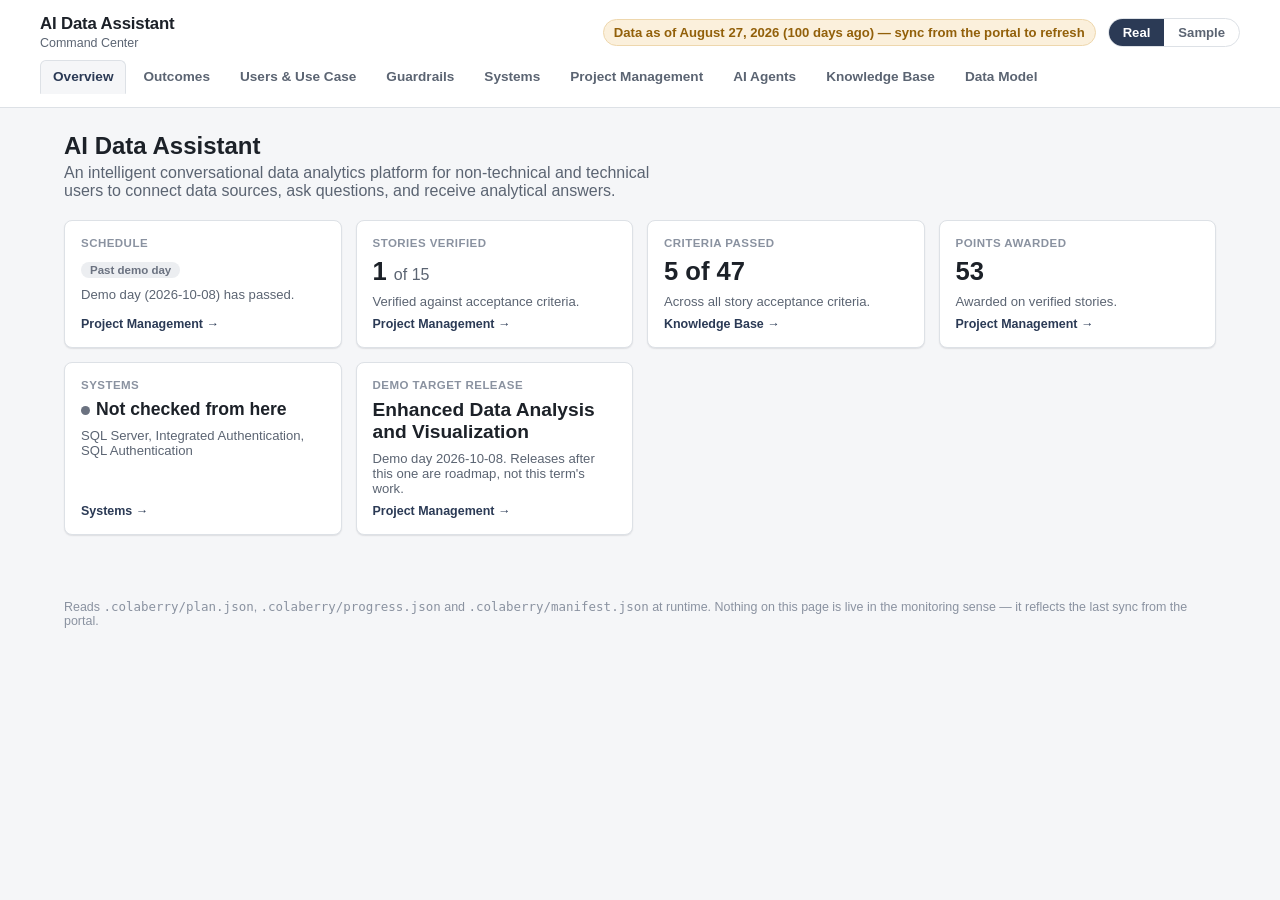
<file: index.html>
<!DOCTYPE html>
<html lang="en">
<head>
  <meta charset="UTF-8" />
  <meta name="viewport" content="width=device-width, initial-scale=1.0" />
  <title>AI Data Assistant — Command Center</title>
  <link rel="stylesheet" href="assets/css/main.css" />
</head>
<body>
  <header class="shell-header">
    <div class="shell-header-row">
      <div class="brand">
        <span class="brand-name">AI Data Assistant</span>
        <span class="brand-sub">Command Center</span>
      </div>
      <div style="display:flex; align-items:center; gap:12px; flex-wrap:wrap;">
        <span id="data-stamp" class="data-stamp">Loading data…</span>
        <div id="mode-toggle" class="mode-toggle"></div>
      </div>
    </div>
    <nav id="tab-nav" class="tabs"></nav>
  </header>

  <main id="tab-content">
    <p class="lede">Loading…</p>
  </main>

  <footer class="shell-footer">
    Reads <code>.colaberry/plan.json</code>, <code>.colaberry/progress.json</code> and <code>.colaberry/manifest.json</code> at runtime. Nothing on this page is live in the monitoring sense — it reflects the last sync from the portal.
  </footer>

  <script src="assets/js/data.js"></script>
  <script src="assets/js/tabs/shared.js"></script>
  <script src="assets/js/tabs/overview.js"></script>
  <script src="assets/js/tabs/outcomes.js"></script>
  <script src="assets/js/tabs/users.js"></script>
  <script src="assets/js/tabs/guardrails.js"></script>
  <script src="assets/js/tabs/systems.js"></script>
  <script src="assets/js/tabs/pm.js"></script>
  <script src="assets/js/tabs/agents.js"></script>
  <script src="assets/js/tabs/kb.js"></script>
  <script src="assets/js/tabs/datamodel.js"></script>
  <script src="assets/js/app.js"></script>
</body>
</html>
</file>
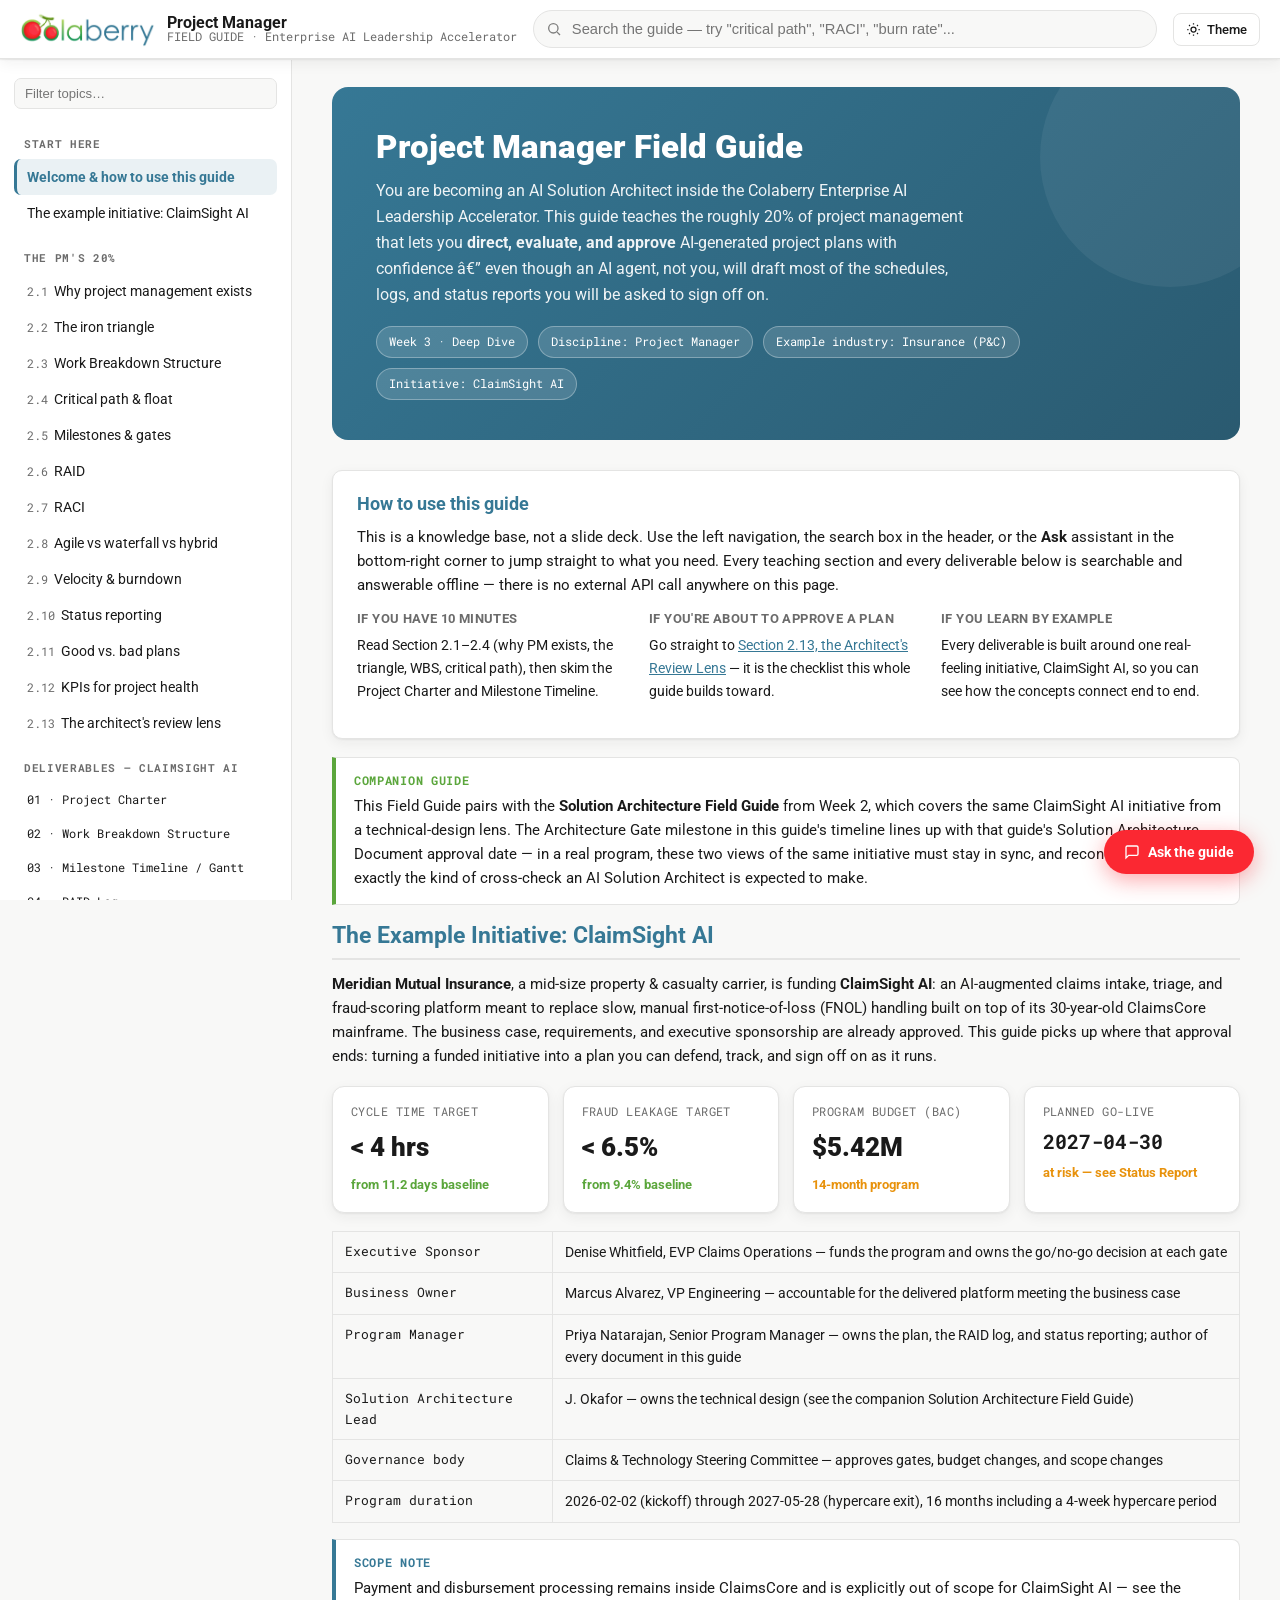
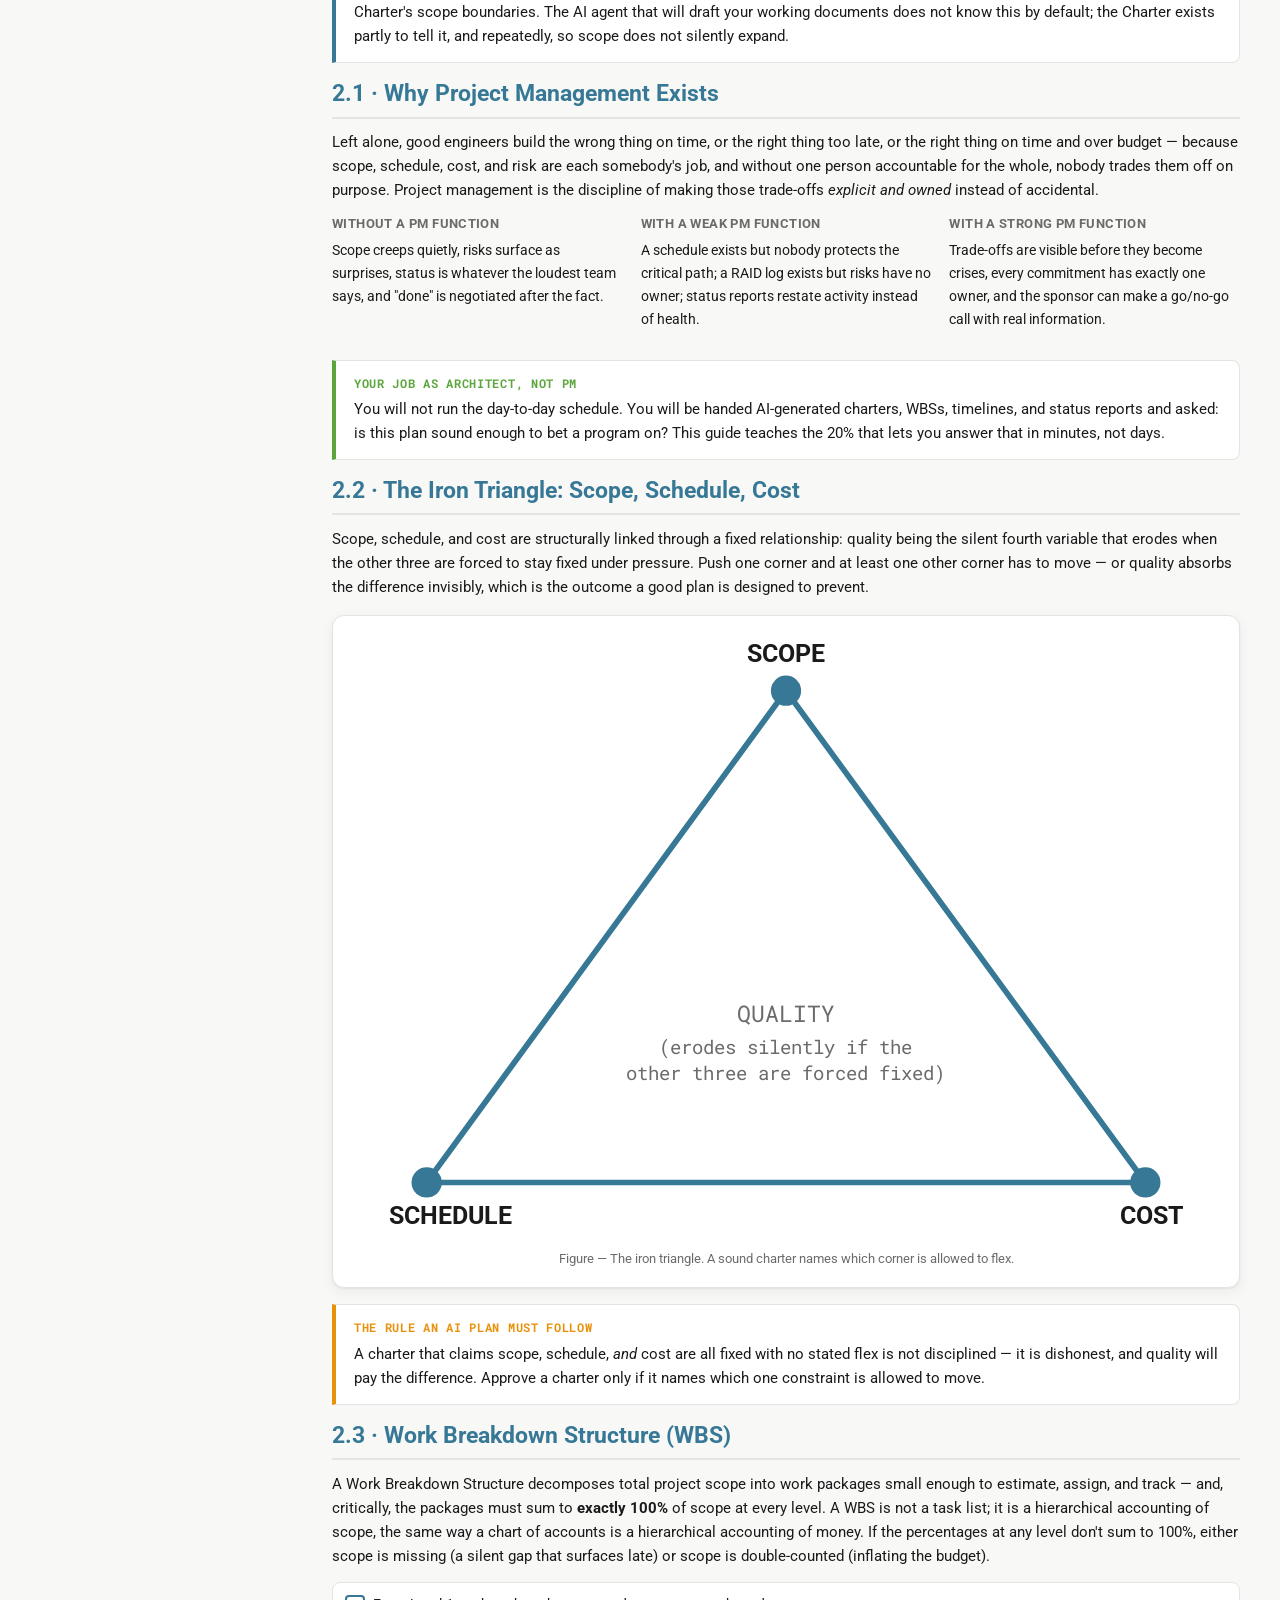
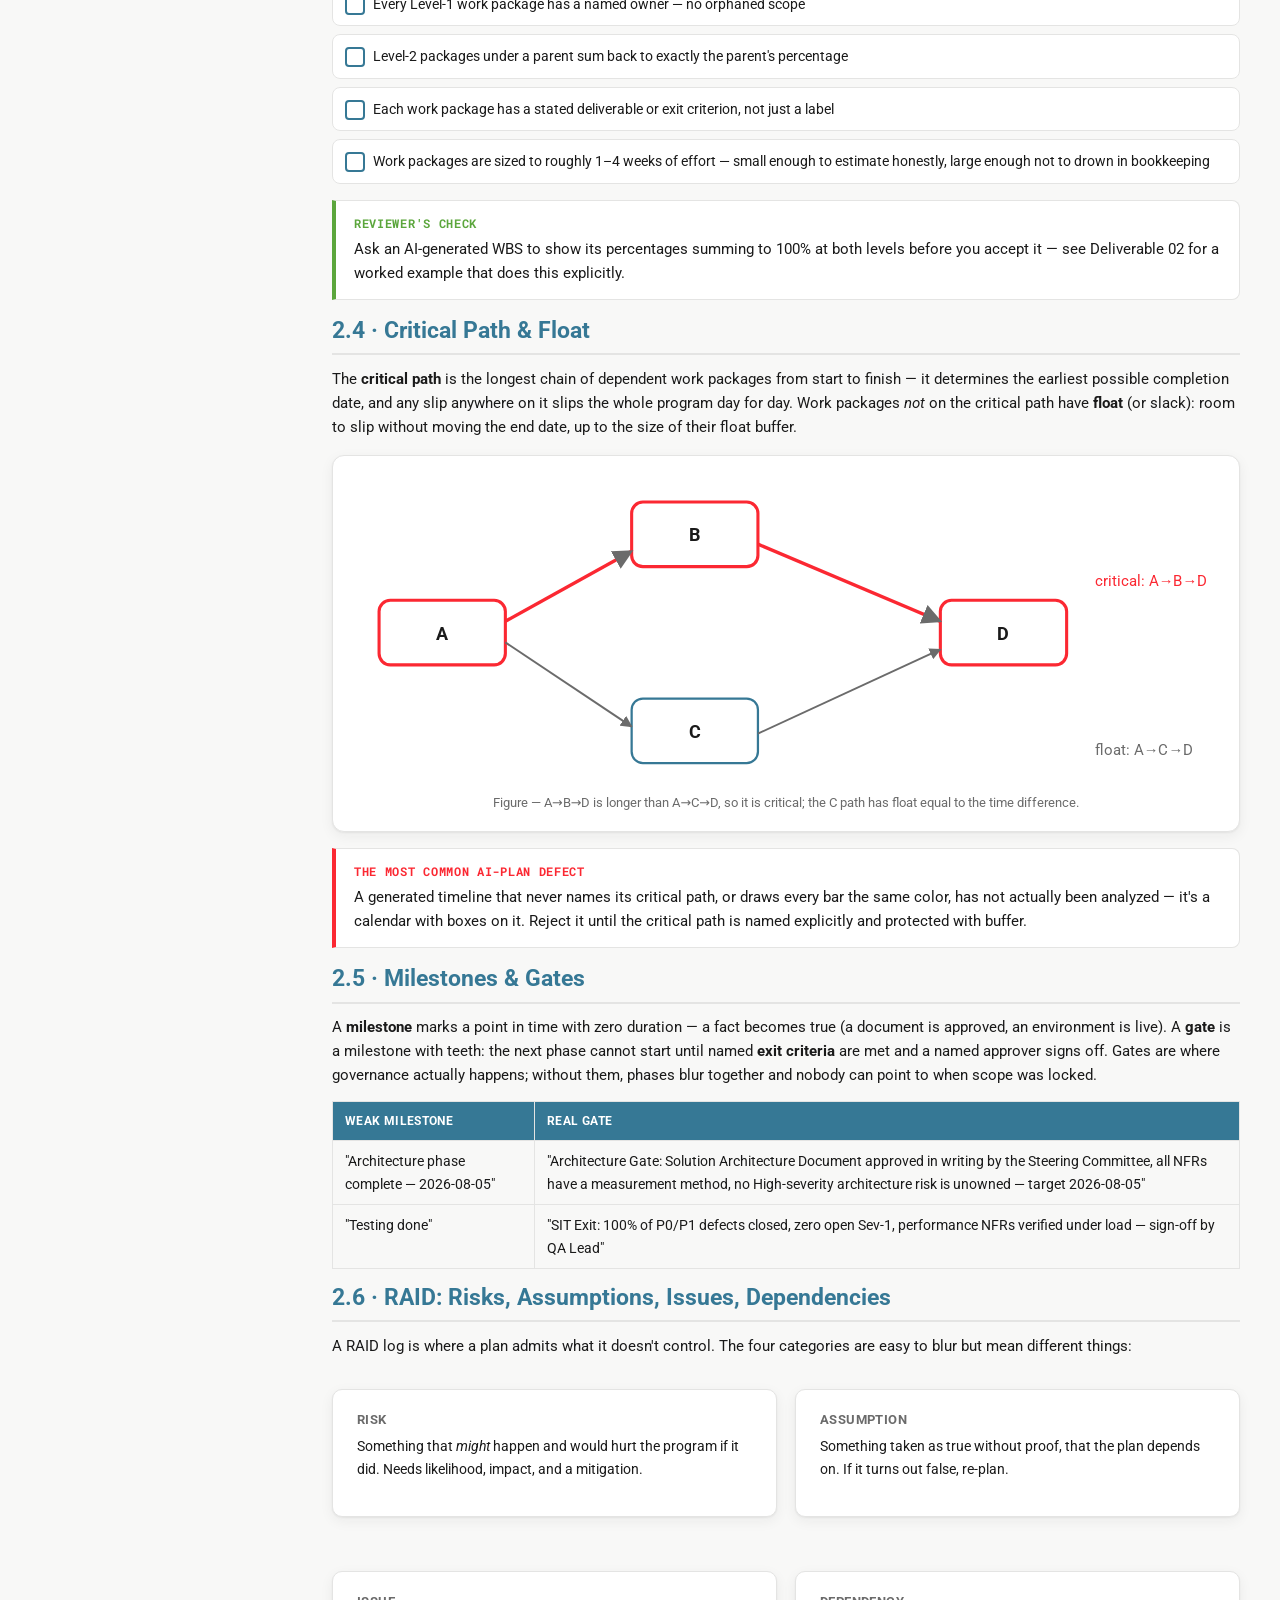
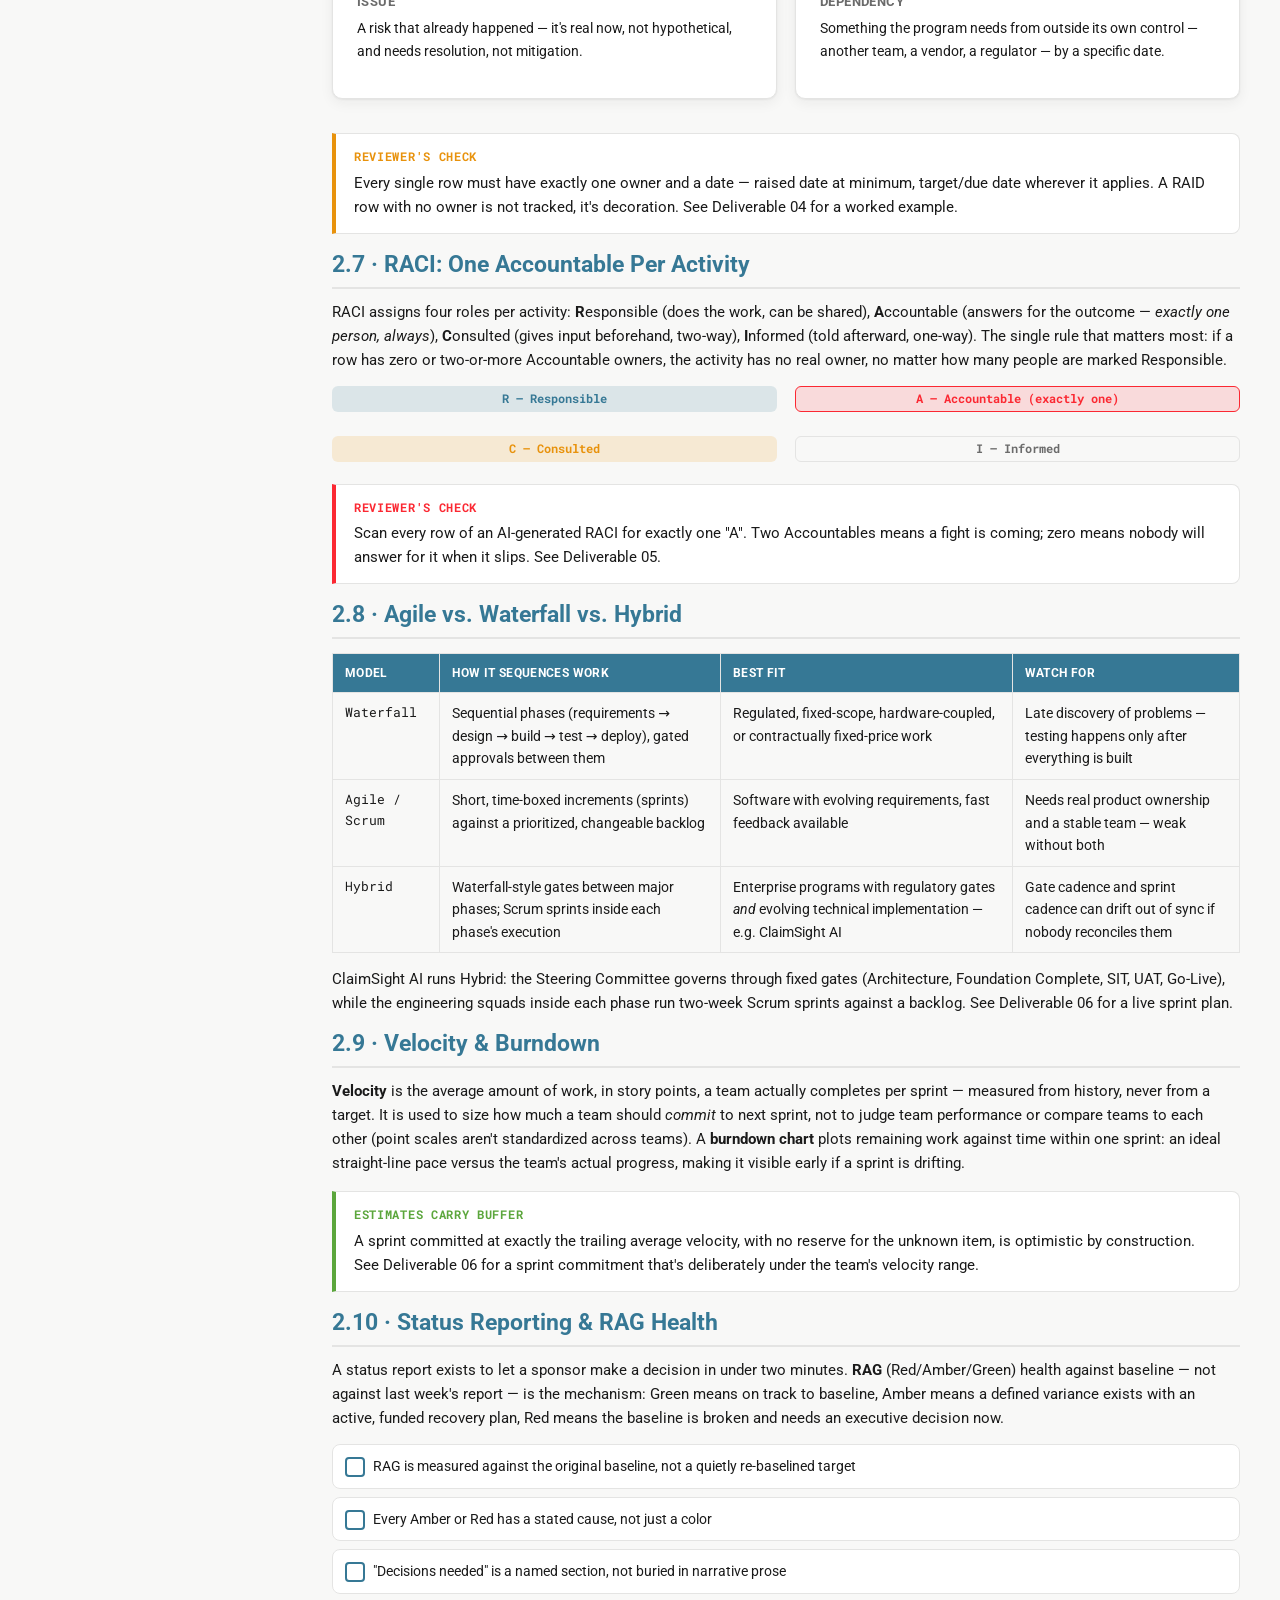
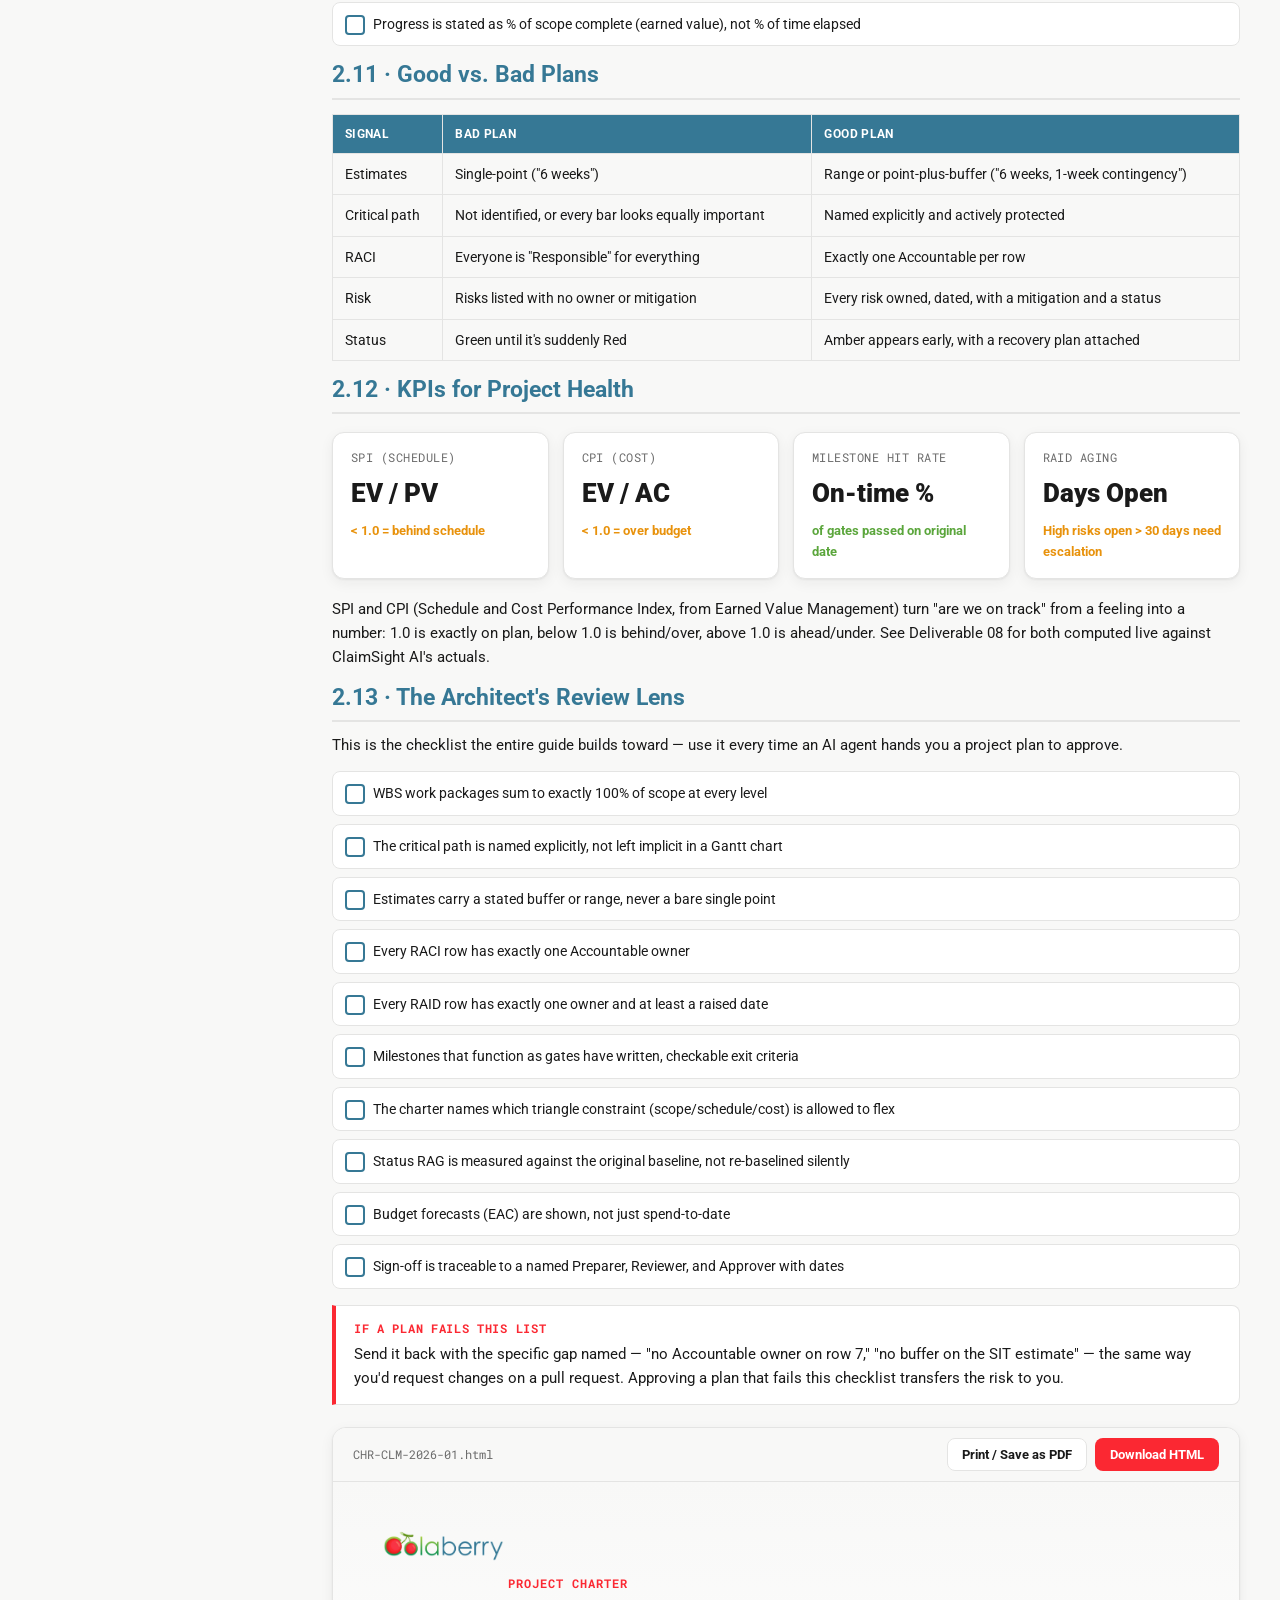
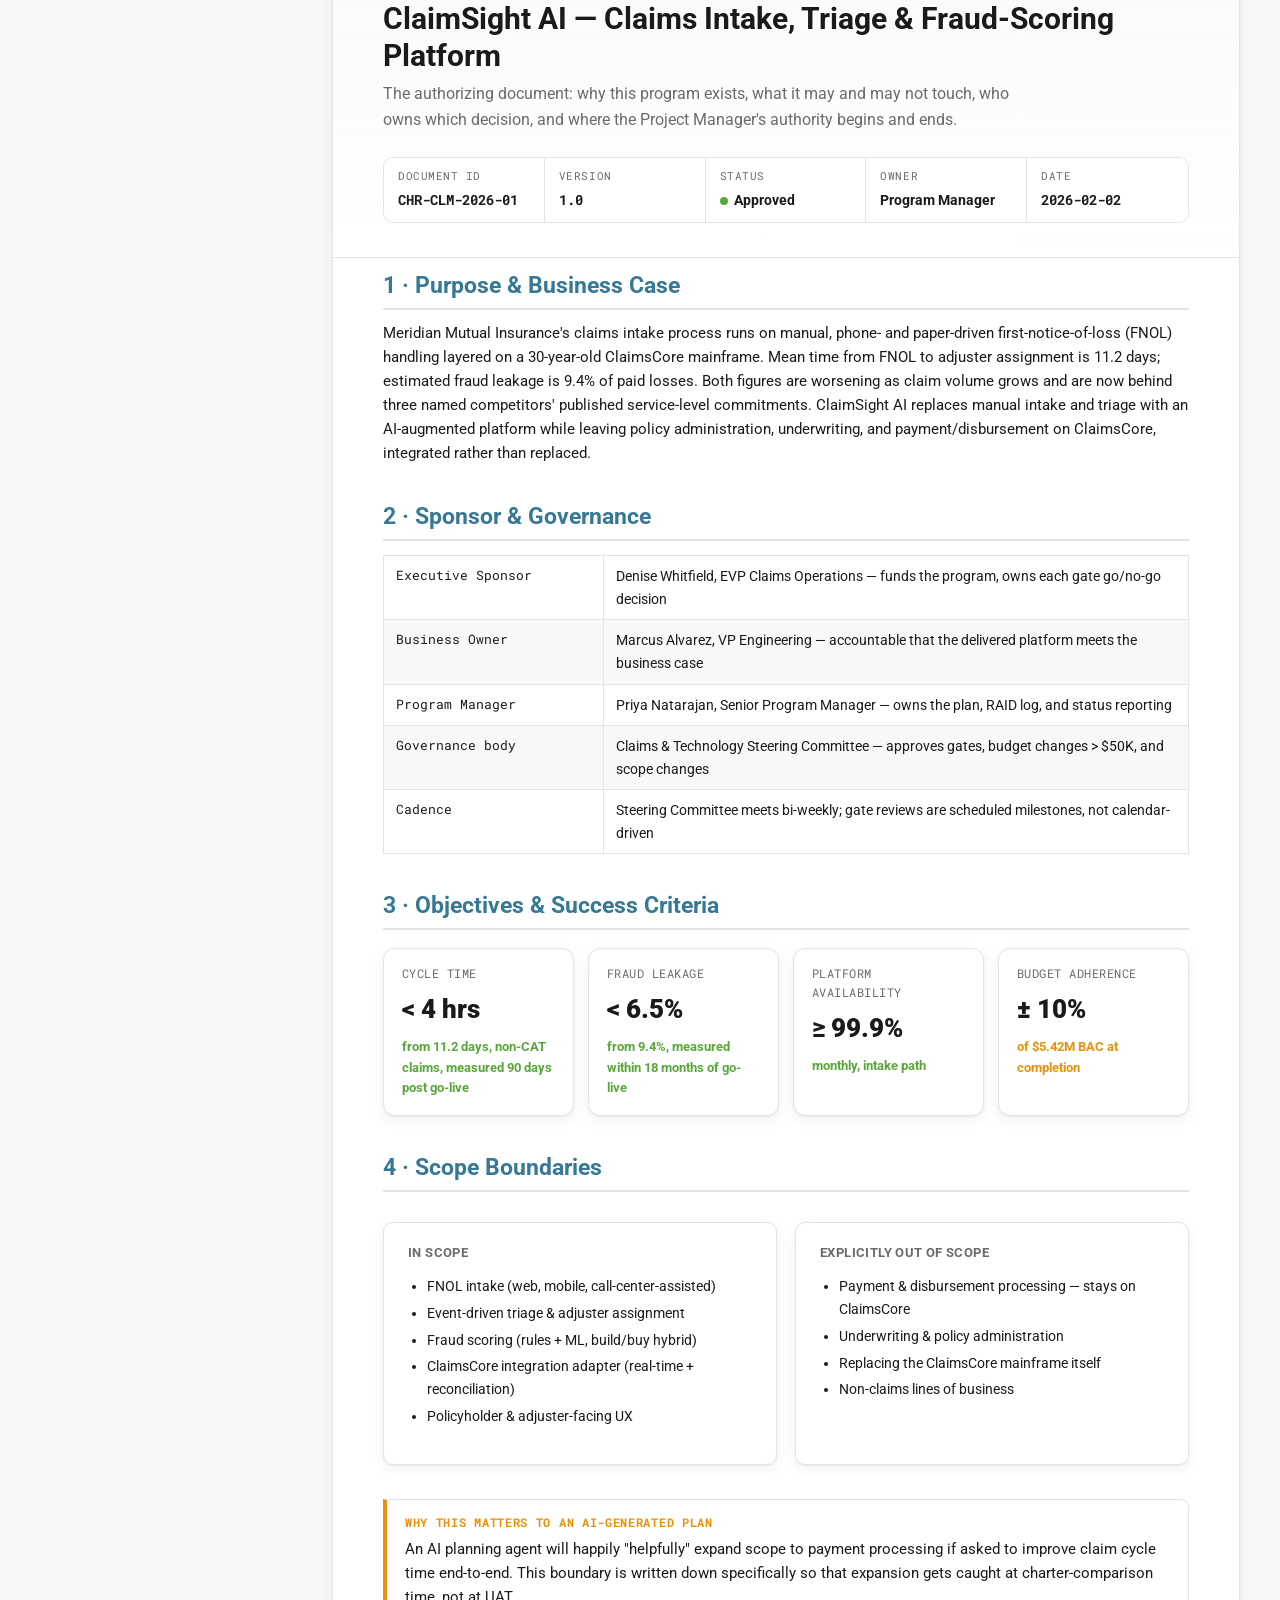
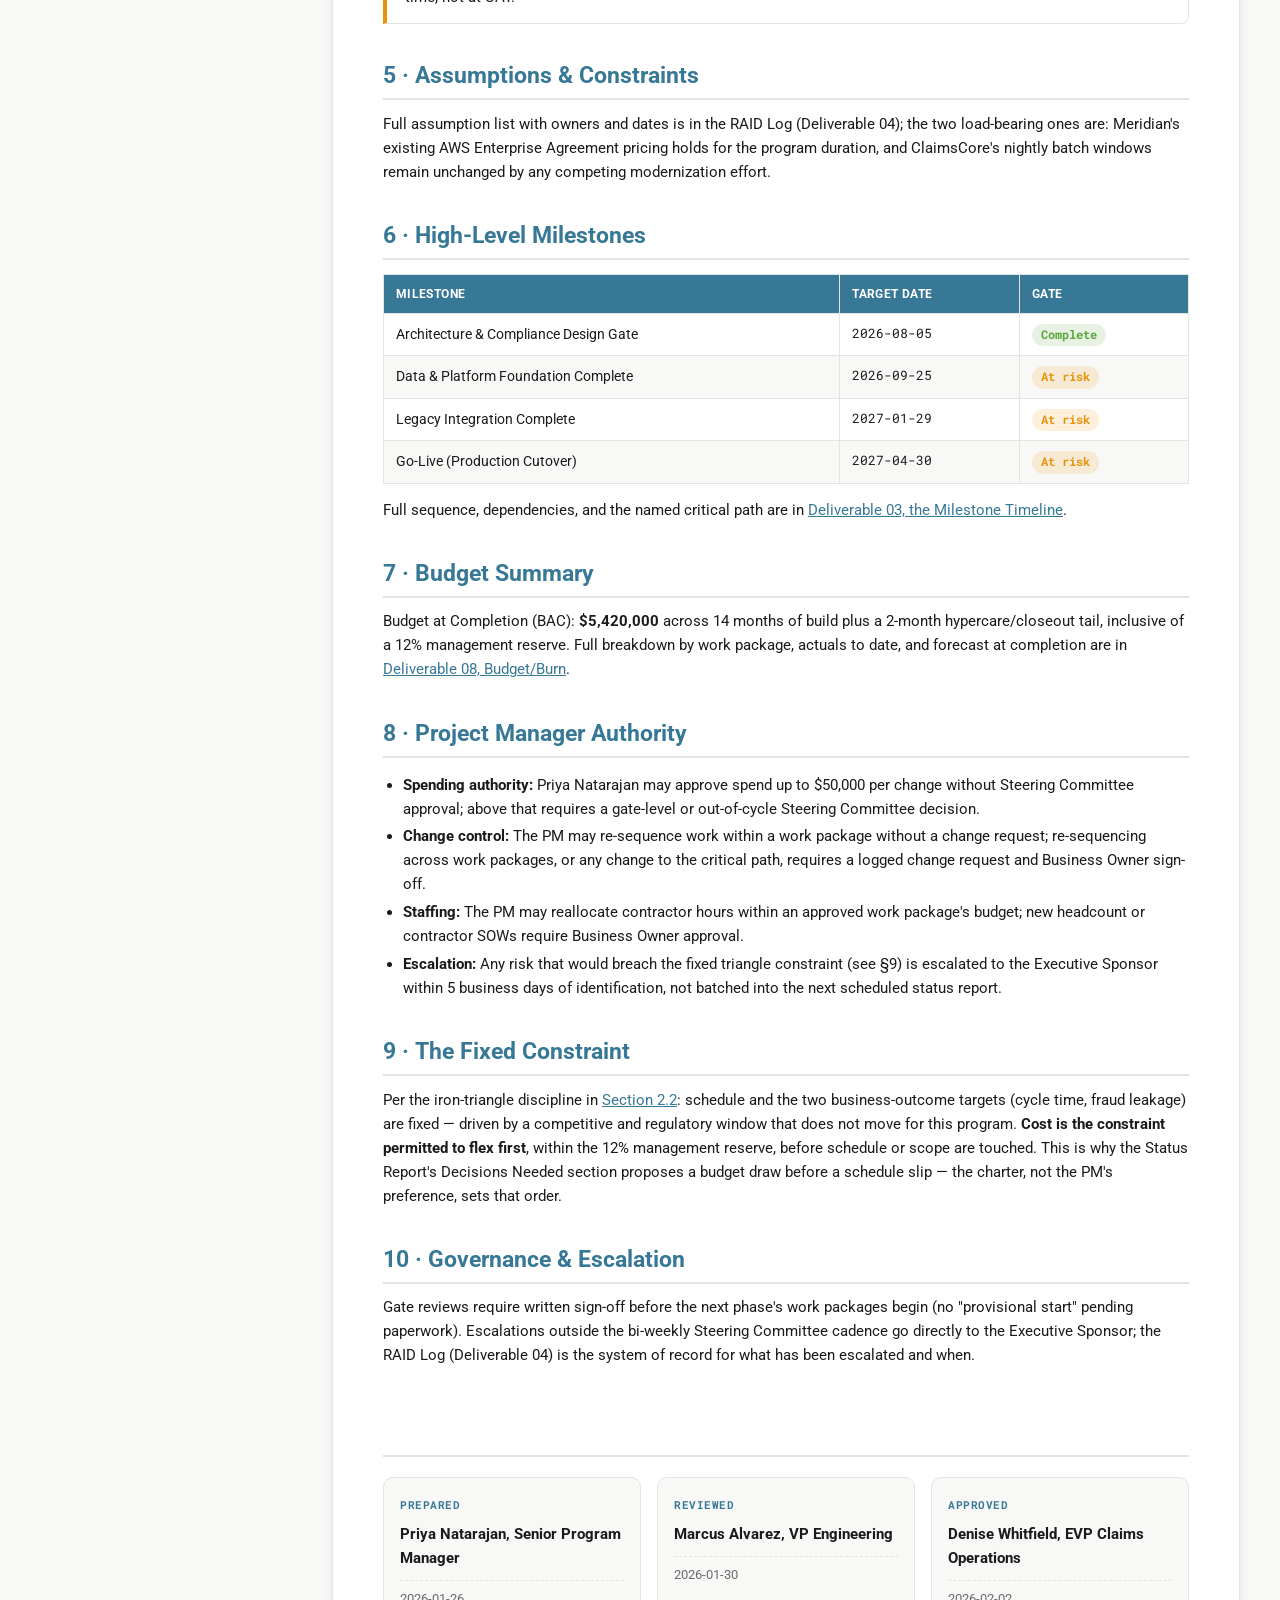
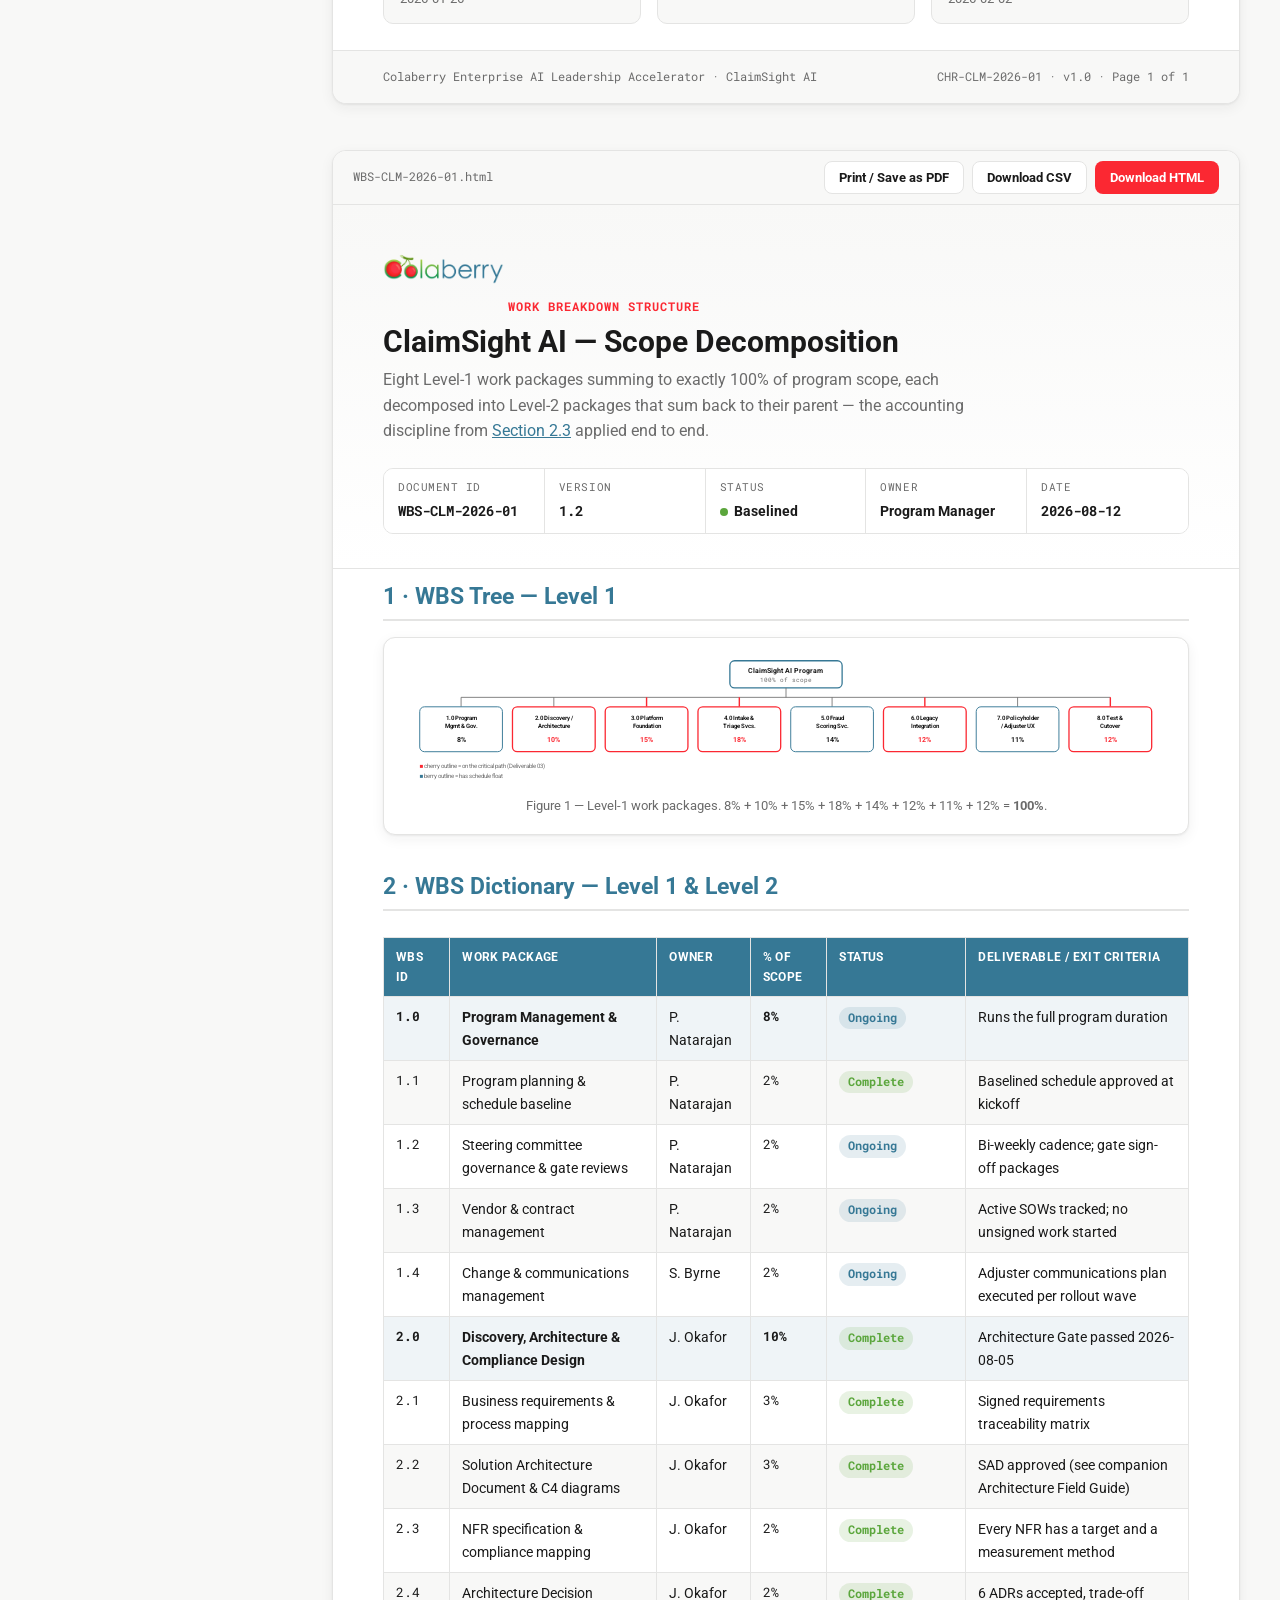
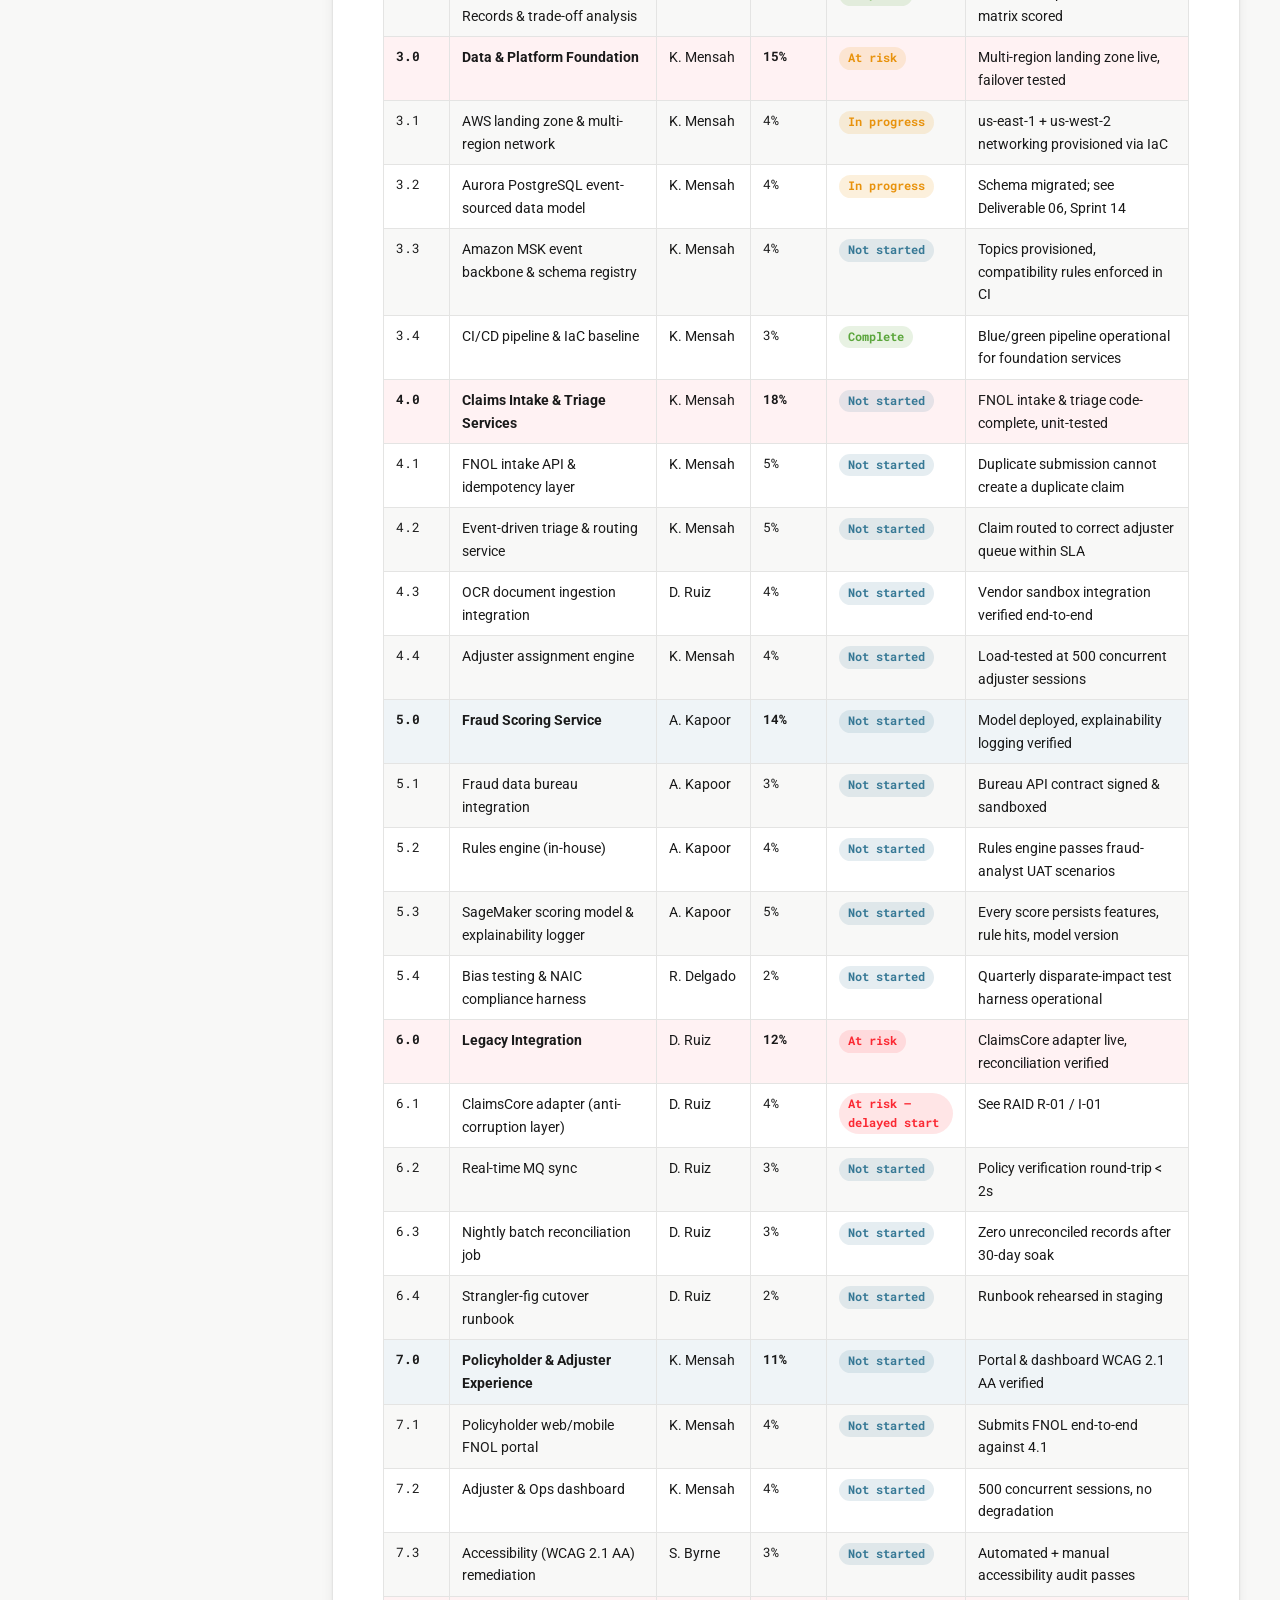
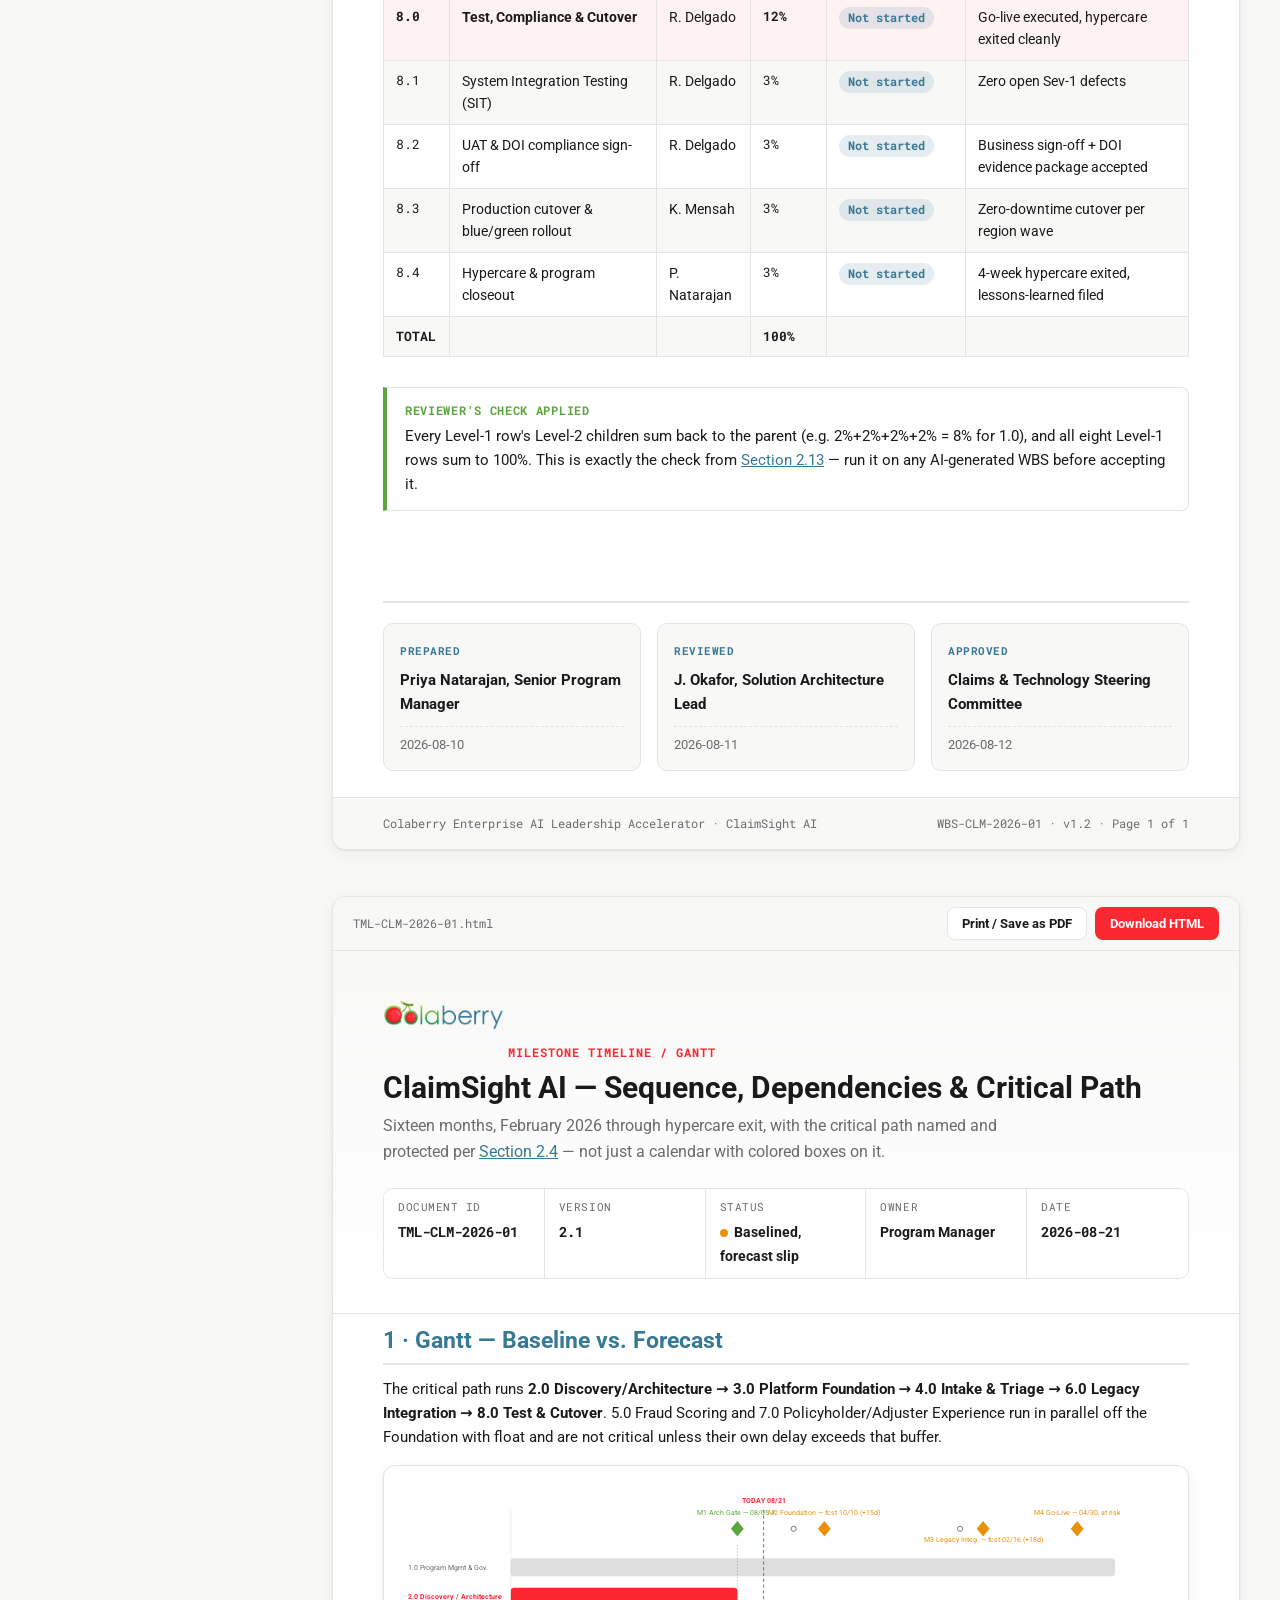
<file: ProjectManager_FieldGuide.html>
<!doctype html>
<html lang="en">
<head>
<meta charset="UTF-8" />
<title>Project Manager Field Guide | Colaberry</title>
<meta name="viewport" content="width=device-width, initial-scale=1" />
<meta name="description" content="Project Manager Field Guide for the Colaberry Enterprise AI Leadership Accelerator â€” the 20% of project management needed to direct, evaluate, and approve AI-generated project plans, illustrated end-to-end with the ClaimSight AI insurance claims platform." />
<link rel="preconnect" href="https://fonts.googleapis.com">
<link href="https://fonts.googleapis.com/css2?family=Roboto:ital,wght@0,300;0,400;0,500;0,700;0,900;1,400&family=Roboto+Mono:wght@400;500;700&display=swap" rel="stylesheet">
<style>
/* ============================================================
   COLABERRY DESIGN TOKENS -- fixed brand values, do not alter
   ============================================================ */
:root{
  --cherry:#FB2832; --berry:#367895; --leaf:#5BA63C; --amber:#E8920C;
  --text:#1A1A1A; --muted:#6B6B6B; --border:#E4E4E3;
  --surface:#FFFFFF; --surface-2:#F8F8F7;
  --shadow: 0 1px 2px rgba(26,26,26,.06), 0 4px 14px rgba(26,26,26,.06);
  --radius: 10px;
  --font-sans: 'Roboto', system-ui, -apple-system, Segoe UI, Arial, sans-serif;
  --font-mono: 'Roboto Mono', ui-monospace, SFMono-Regular, Consolas, monospace;
  --nav-w: 292px;
  color-scheme: light;
}
:root[data-theme="dark"]{
  --cherry:#FF5960; --berry:#5EA9C4; --leaf:#8AC759; --amber:#E8920C;
  --text:#F2F2F1; --muted:#A3A3A2; --border:#333331;
  --surface:#161616; --surface-2:#0F0F0F;
  --shadow: 0 1px 2px rgba(0,0,0,.4), 0 4px 18px rgba(0,0,0,.45);
  color-scheme: dark;
}
@media (prefers-color-scheme: dark){
  :root:not([data-theme="light"]){
    --cherry:#FF5960; --berry:#5EA9C4; --leaf:#8AC759; --amber:#E8920C;
    --text:#F2F2F1; --muted:#A3A3A2; --border:#333331;
    --surface:#161616; --surface-2:#0F0F0F;
    --shadow: 0 1px 2px rgba(0,0,0,.4), 0 4px 18px rgba(0,0,0,.45);
    color-scheme: dark;
  }
}
*{box-sizing:border-box;}
html,body{margin:0;padding:0;}
body{
  font-family:var(--font-sans);
  color:var(--text);
  background:var(--surface-2);
  -webkit-font-smoothing:antialiased;
  font-size:15px;
  line-height:1.6;
}
h1,h2,h3,h4,h5{
  font-family:var(--font-sans);
  color:var(--berry);
  font-weight:700;
  line-height:1.25;
  margin:0 0 .5em 0;
}
h1{font-size:1.9rem;font-weight:900;}
h2{font-size:1.45rem; padding-bottom:.35em; border-bottom:2px solid var(--border);}
h3{font-size:1.14rem;}
h4{font-size:.98rem; color:var(--text); text-transform:uppercase; letter-spacing:.03em; font-size:.82rem; color:var(--muted); font-weight:700;}
p{margin:.4em 0 .9em 0;}
a{color:var(--berry);}
code, .mono{font-family:var(--font-mono);}
small.mono, .tag, .badge{font-family:var(--font-mono);}
ul,ol{padding-left:1.35em;}
li{margin:.25em 0;}
hr{border:none;border-top:1px solid var(--border); margin:1.5em 0;}
img.logo{height:38px;display:block;}
button{font-family:var(--font-sans); cursor:pointer;}

/* ---------- Skip / focus ---------- */
a:focus-visible, button:focus-visible, input:focus-visible{
  outline:2px solid var(--berry); outline-offset:2px;
}
.skip-link{position:absolute; left:-999px; top:0; background:var(--cherry); color:#fff; padding:.6em 1em; border-radius:0 0 8px 0; z-index:999;}
.skip-link:focus{left:0;}

/* ============================================================
   TOP BAR
   ============================================================ */
.topbar{
  position:sticky; top:0; z-index:60;
  display:flex; align-items:center; gap:16px;
  background:var(--surface); border-bottom:1px solid var(--border);
  padding:10px 20px; box-shadow:var(--shadow);
}
.topbar .brandblock{display:flex; align-items:center; gap:12px; min-width:250px;}
.topbar .brandtext{display:flex; flex-direction:column; line-height:1.1;}
.topbar .brandtext strong{font-size:.98rem; color:var(--text);}
.topbar .brandtext span{font-size:.72rem; color:var(--muted); font-family:var(--font-mono);}
.topbar .searchwrap{flex:1; max-width:640px; position:relative;}
.topbar input[type="search"]{
  width:100%; padding:10px 14px 10px 38px; border-radius:999px;
  border:1px solid var(--border); background:var(--surface-2); color:var(--text);
  font-size:.92rem;
}
.topbar .searchwrap svg{position:absolute; left:13px; top:50%; transform:translateY(-50%); opacity:.55;}
.topbar .searchresults{
  position:absolute; top:calc(100% + 6px); left:0; right:0; background:var(--surface);
  border:1px solid var(--border); border-radius:10px; box-shadow:var(--shadow);
  max-height:60vh; overflow:auto; display:none; z-index:70;
}
.topbar .searchresults.open{display:block;}
.searchresults .sr-item{display:block; padding:10px 14px; border-bottom:1px solid var(--border); text-decoration:none; color:var(--text);}
.searchresults .sr-item:last-child{border-bottom:none;}
.searchresults .sr-item:hover, .searchresults .sr-item.active{background:var(--surface-2);}
.searchresults .sr-item .sr-sec{font-size:.72rem; color:var(--berry); font-family:var(--font-mono); text-transform:uppercase; letter-spacing:.03em;}
.searchresults .sr-item .sr-title{font-weight:700; font-size:.9rem;}
.searchresults .sr-item .sr-snip{font-size:.8rem; color:var(--muted);}
.searchresults .sr-empty{padding:14px; color:var(--muted); font-size:.86rem;}
mark{background:rgba(232,146,12,.35); color:inherit; border-radius:2px;}
.topbar .actions{display:flex; align-items:center; gap:8px;}
.iconbtn{
  border:1px solid var(--border); background:var(--surface); color:var(--text);
  border-radius:8px; padding:8px 12px; font-size:.82rem; font-weight:500;
  display:inline-flex; align-items:center; gap:6px;
}
.iconbtn:hover{border-color:var(--berry); color:var(--berry);}

/* ============================================================
   SHELL / LAYOUT
   ============================================================ */
.shell{display:flex; align-items:flex-start; max-width:1560px; margin:0 auto;}
.sidenav{
  width:var(--nav-w); flex:0 0 var(--nav-w);
  position:sticky; top:60px; align-self:flex-start;
  height:calc(100vh - 60px); overflow-y:auto;
  border-right:1px solid var(--border); background:var(--surface);
  padding:18px 14px 60px 14px;
}
.sidenav .navfilter{
  width:100%; padding:7px 10px; margin-bottom:14px; border-radius:7px;
  border:1px solid var(--border); background:var(--surface-2); color:var(--text); font-size:.82rem;
}
.navgroup{margin-bottom:6px;}
.navgroup > .navgrouptitle{
  font-size:.7rem; text-transform:uppercase; letter-spacing:.06em; color:var(--muted);
  font-weight:700; padding:12px 10px 6px 10px; font-family:var(--font-mono);
}
.navlink{
  display:block; padding:7px 10px; border-radius:7px; text-decoration:none;
  color:var(--text); font-size:.86rem; border-left:3px solid transparent;
}
.navlink:hover{background:var(--surface-2);}
.navlink.active{background:rgba(54,120,149,.1); border-left-color:var(--berry); color:var(--berry); font-weight:700;}
.navlink.doclink{font-family:var(--font-mono); font-size:.78rem;}
.navlink .navnum{color:var(--muted); font-family:var(--font-mono); margin-right:6px; font-size:.76rem;}

.content{flex:1; min-width:0; padding:28px 40px 120px 40px;}
.content section{scroll-margin-top:72px;}

/* ============================================================
   HERO / INTRO
   ============================================================ */
.hero{
  background:linear-gradient(135deg, var(--berry) 0%, #2a5a70 100%);
  color:#fff; border-radius:16px; padding:40px 44px; margin-bottom:30px;
  position:relative; overflow:hidden;
}
.hero::after{content:""; position:absolute; right:-60px; top:-60px; width:260px; height:260px; border-radius:50%; background:rgba(255,255,255,.06);}
.hero h1{color:#fff; font-size:2.05rem; margin-bottom:.3em;}
.hero p{color:rgba(255,255,255,.92); max-width:66ch; font-size:1.02rem;}
.hero .herotags{display:flex; gap:10px; flex-wrap:wrap; margin-top:18px;}
.herotags span{
  background:rgba(255,255,255,.14); border:1px solid rgba(255,255,255,.3);
  padding:5px 12px; border-radius:999px; font-size:.78rem; font-family:var(--font-mono);
}

/* ============================================================
   CARDS / CALLOUTS / TABLES
   ============================================================ */
.card{
  background:var(--surface); border:1px solid var(--border); border-radius:var(--radius);
  padding:22px 24px; margin:18px 0; box-shadow:var(--shadow);
}
.grid2{display:grid; grid-template-columns:1fr 1fr; gap:18px;}
.grid3{display:grid; grid-template-columns:repeat(3,1fr); gap:18px;}
.grid4{display:grid; grid-template-columns:repeat(4,1fr); gap:14px;}
@media (max-width:900px){.grid2,.grid3,.grid4{grid-template-columns:1fr;}}

.callout{
  border-left:4px solid var(--berry); background:var(--surface); border-radius:0 8px 8px 0;
  padding:14px 18px; margin:16px 0; border:1px solid var(--border); border-left-width:4px;
}
.callout.tip{border-left-color:var(--leaf);}
.callout.warn{border-left-color:var(--amber);}
.callout.critical{border-left-color:var(--cherry);}
.callout .co-label{font-family:var(--font-mono); font-size:.72rem; text-transform:uppercase; letter-spacing:.06em; font-weight:700; color:var(--berry); display:block; margin-bottom:4px;}
.callout.tip .co-label{color:var(--leaf);}
.callout.warn .co-label{color:var(--amber);}
.callout.critical .co-label{color:var(--cherry);}

table{width:100%; border-collapse:collapse; margin:14px 0; font-size:.88rem;}
th,td{padding:9px 12px; border:1px solid var(--border); text-align:left; vertical-align:top;}
thead th{background:var(--berry); color:#fff; font-weight:700; font-size:.78rem; text-transform:uppercase; letter-spacing:.03em;}
tbody tr:nth-child(even){background:var(--surface-2);}
td.mono, th.mono{font-family:var(--font-mono); font-size:.82rem;}
.tblwrap{overflow-x:auto;}

.badge{display:inline-block; padding:2px 9px; border-radius:999px; font-size:.72rem; font-weight:700; font-family:var(--font-mono);}
.badge.must{background:rgba(251,40,50,.12); color:var(--cherry);}
.badge.should{background:rgba(232,146,12,.14); color:var(--amber);}
.badge.good{background:rgba(91,166,60,.14); color:var(--leaf);}
.badge.info{background:rgba(54,120,149,.13); color:var(--berry);}
.badge.high{background:rgba(251,40,50,.12); color:var(--cherry);}
.badge.med{background:rgba(232,146,12,.14); color:var(--amber);}
.badge.low{background:rgba(91,166,60,.14); color:var(--leaf);}

.status-dot{display:inline-block; width:8px; height:8px; border-radius:50%; margin-right:6px;}
.status-dot.good{background:var(--leaf);}
.status-dot.warn{background:var(--amber);}
.status-dot.crit{background:var(--cherry);}

/* RACI letter chips */
.raci{display:inline-flex; align-items:center; justify-content:center; width:26px; height:26px; border-radius:6px; font-family:var(--font-mono); font-weight:700; font-size:.78rem;}
.raci.r{background:rgba(54,120,149,.15); color:var(--berry);}
.raci.a{background:rgba(251,40,50,.14); color:var(--cherry); border:1.5px solid var(--cherry);}
.raci.c{background:rgba(232,146,12,.15); color:var(--amber);}
.raci.i{background:var(--surface-2); color:var(--muted); border:1px solid var(--border);}

/* ============================================================
   KPI TILES
   ============================================================ */
.kpi-row{display:grid; grid-template-columns:repeat(4,1fr); gap:14px; margin:18px 0;}
@media (max-width:1100px){.kpi-row{grid-template-columns:repeat(2,1fr);}}
.kpi-tile{
  background:var(--surface); border:1px solid var(--border); border-radius:12px; padding:16px 18px;
  box-shadow:var(--shadow);
}
.kpi-tile .kpi-label{font-size:.74rem; color:var(--muted); text-transform:uppercase; letter-spacing:.04em; font-family:var(--font-mono);}
.kpi-tile .kpi-value{font-size:1.65rem; font-weight:900; color:var(--text); margin:.15em 0;}
.kpi-tile .kpi-delta{font-size:.8rem; font-weight:700; display:inline-flex; align-items:center; gap:4px;}
.kpi-tile .kpi-delta.good{color:var(--leaf);}
.kpi-tile .kpi-delta.bad{color:var(--cherry);}
.kpi-tile .kpi-delta.warn{color:var(--amber);}

/* ============================================================
   DIAGRAMS / CHARTS
   ============================================================ */
.diagram-wrap{
  background:var(--surface); border:1px solid var(--border); border-radius:12px;
  padding:18px; margin:16px 0; overflow-x:auto; box-shadow:var(--shadow);
}
.diagram-wrap svg{display:block; margin:0 auto; max-width:100%; height:auto;}
.diagram-cap{font-size:.8rem; color:var(--muted); margin-top:10px; text-align:center;}
.svg-box{fill:var(--surface); stroke:var(--berry); stroke-width:1.6;}
.svg-box-crit{fill:var(--surface); stroke:var(--cherry); stroke-width:2.2;}
.svg-box-alt{fill:var(--surface-2); stroke:var(--muted); stroke-width:1.3; stroke-dasharray:4 3;}
.svg-box-ext{fill:var(--surface-2); stroke:var(--muted); stroke-width:1.4;}
.svg-title{font-family:'Roboto',sans-serif; font-weight:700; fill:var(--text); font-size:13px;}
.svg-sub{font-family:'Roboto Mono',monospace; fill:var(--muted); font-size:10px;}
.svg-line{stroke:var(--muted); stroke-width:1.4; fill:none;}
.svg-line-crit{stroke:var(--cherry); stroke-width:2.4; fill:none;}
.svg-label{font-family:'Roboto',sans-serif; fill:var(--muted); font-size:10.5px;}
.svg-boundary{fill:none; stroke:var(--berry); stroke-width:1.4; stroke-dasharray:6 4;}
.svg-actor{fill:var(--surface-2); stroke:var(--berry); stroke-width:1.5;}
.chart-axis{stroke:var(--border); stroke-width:1;}
.chart-gridline{stroke:var(--border); stroke-width:1; stroke-dasharray:2 3;}
.chart-label{font-family:'Roboto Mono',monospace; fill:var(--muted); font-size:10.5px;}
.chart-value{font-family:'Roboto',sans-serif; fill:var(--text); font-size:11.5px; font-weight:700;}
.bar-berry{fill:var(--berry);}
.bar-berry:hover{fill:var(--cherry);}
.bar-leaf{fill:var(--leaf);}
.bar-cherry{fill:var(--cherry);}
.bar-muted{fill:#9AA6AB;}
:root[data-theme="dark"] .bar-muted{fill:#5b6266;}

/* ============================================================
   DOCUMENT CARD -- printable deliverable look
   ============================================================ */
.doc{
  background:var(--surface); border:1px solid var(--border); border-radius:14px;
  margin:22px 0 46px 0; box-shadow:var(--shadow); overflow:hidden;
}
.doc-toolbar{
  display:flex; align-items:center; justify-content:space-between; gap:10px; flex-wrap:wrap;
  background:var(--surface-2); border-bottom:1px solid var(--border); padding:10px 20px;
}
.doc-toolbar .dt-title{font-family:var(--font-mono); font-size:.76rem; color:var(--muted);}
.doc-toolbar .dt-btns{display:flex; gap:8px; flex-wrap:wrap;}
.btn{
  border-radius:8px; padding:8px 14px; font-size:.8rem; font-weight:700; border:1px solid transparent;
  display:inline-flex; align-items:center; gap:6px;
}
.btn-primary{background:var(--cherry); color:#fff;}
.btn-primary:hover{background:#e0212a;}
.btn-outline{background:var(--surface); border-color:var(--border); color:var(--text);}
.btn-outline:hover{border-color:var(--berry); color:var(--berry);}

.doc-cover{
  padding:46px 50px 34px 50px; background:linear-gradient(180deg, var(--surface-2), var(--surface));
  border-bottom:1px solid var(--border);
}
.doc-cover .cover-logo{height:34px; margin-bottom:26px;}
.doc-cover .cover-kicker{font-family:var(--font-mono); color:var(--cherry); font-size:.78rem; text-transform:uppercase; letter-spacing:.08em; font-weight:700;}
.doc-cover h2{border:none; color:var(--text); font-size:1.85rem; margin:.2em 0 .1em 0; padding:0;}
.doc-cover .cover-sub{color:var(--muted); font-size:1rem; max-width:70ch;}
.doc-control{
  display:grid; grid-template-columns:repeat(5,1fr); gap:0; border:1px solid var(--border); border-radius:10px;
  overflow:hidden; margin-top:24px;
}
.doc-control div{padding:10px 14px; border-right:1px solid var(--border); background:var(--surface);}
.doc-control div:last-child{border-right:none;}
.doc-control .dc-label{display:block; font-size:.68rem; text-transform:uppercase; letter-spacing:.05em; color:var(--muted); font-family:var(--font-mono); margin-bottom:3px;}
.doc-control .dc-value{font-weight:700; font-size:.86rem;}
.doc-body{padding:8px 50px 40px 50px;}
.doc-body h2{margin-top:1.6em;}
.doc-body h2:first-child{margin-top:.2em;}
.doc-toc{background:var(--surface-2); border:1px solid var(--border); border-radius:10px; padding:16px 20px; margin:18px 0;}
.doc-toc .toc-label{font-family:var(--font-mono); font-size:.72rem; text-transform:uppercase; color:var(--muted); font-weight:700; margin-bottom:8px; display:block;}
.doc-toc ol{margin:0; columns:2; column-gap:30px;}
.doc-toc li{font-size:.86rem; break-inside:avoid;}
.doc-toc a{text-decoration:none;}

.signoff{
  margin:34px 50px 0 50px; border-top:2px solid var(--border); padding-top:20px;
}
.signoff-grid{display:grid; grid-template-columns:repeat(3,1fr); gap:16px;}
.signoff-cell{border:1px solid var(--border); border-radius:10px; padding:14px 16px; background:var(--surface-2);}
.signoff-cell .so-role{font-family:var(--font-mono); font-size:.7rem; text-transform:uppercase; letter-spacing:.05em; color:var(--berry); font-weight:700;}
.signoff-cell .so-name{font-weight:700; margin-top:6px;}
.signoff-cell .so-line{font-size:.8rem; color:var(--muted); margin-top:10px; border-top:1px dashed var(--border); padding-top:8px;}
.doc-footer{
  margin-top:26px; padding:16px 50px; border-top:1px solid var(--border); background:var(--surface-2);
  display:flex; justify-content:space-between; font-size:.75rem; color:var(--muted); font-family:var(--font-mono);
}

/* Q&A / FAQ */
.faq{border:1px solid var(--border); border-radius:10px; margin:10px 0; overflow:hidden; background:var(--surface);}
.faq summary{padding:12px 16px; font-weight:700; cursor:pointer; list-style:none; display:flex; justify-content:space-between; align-items:center;}
.faq summary::-webkit-details-marker{display:none;}
.faq summary::after{content:"+"; color:var(--berry); font-size:1.2rem; font-weight:400;}
.faq[open] summary::after{content:"\2013";}
.faq .faq-a{padding:0 16px 16px 16px; color:var(--text); font-size:.9rem;}

/* checklist */
.checklist{list-style:none; padding:0; margin:14px 0;}
.checklist li{
  padding:10px 14px 10px 40px; border:1px solid var(--border); border-radius:8px; margin-bottom:8px;
  position:relative; background:var(--surface); font-size:.88rem;
}
.checklist li::before{
  content:""; position:absolute; left:12px; top:12px; width:16px; height:16px; border-radius:4px;
  border:2px solid var(--berry);
}

/* ============================================================
   ASK ASSISTANT (floating)
   ============================================================ */
.ask-fab{
  position:fixed; right:26px; bottom:26px; z-index:80;
  background:var(--cherry); color:#fff; border:none; border-radius:999px;
  padding:14px 20px; font-weight:700; font-size:.88rem; box-shadow:0 6px 22px rgba(251,40,50,.4);
  display:flex; align-items:center; gap:8px;
}
.ask-panel{
  position:fixed; right:26px; bottom:92px; width:400px; max-width:92vw; max-height:70vh;
  background:var(--surface); border:1px solid var(--border); border-radius:14px; box-shadow:var(--shadow);
  z-index:80; display:none; flex-direction:column; overflow:hidden;
}
.ask-panel.open{display:flex;}
.ask-panel-head{background:var(--berry); color:#fff; padding:14px 18px; display:flex; justify-content:space-between; align-items:center;}
.ask-panel-head strong{font-size:.92rem;}
.ask-panel-head button{background:transparent; border:none; color:#fff; font-size:1.1rem;}
.ask-panel-body{padding:14px 18px; overflow-y:auto; flex:1;}
.ask-msg{margin-bottom:14px; font-size:.87rem;}
.ask-msg.from-user{text-align:right;}
.ask-msg .bubble{display:inline-block; padding:9px 13px; border-radius:12px; max-width:88%; text-align:left;}
.ask-msg.from-user .bubble{background:var(--berry); color:#fff; border-bottom-right-radius:3px;}
.ask-msg.from-bot .bubble{background:var(--surface-2); border:1px solid var(--border); border-bottom-left-radius:3px;}
.ask-msg .bubble a{color:inherit; font-weight:700;}
.ask-panel-foot{border-top:1px solid var(--border); padding:10px; display:flex; gap:8px;}
.ask-panel-foot input{flex:1; border:1px solid var(--border); border-radius:8px; padding:9px 11px; background:var(--surface-2); color:var(--text); font-size:.86rem;}
.ask-panel-foot button{background:var(--cherry); color:#fff; border:none; border-radius:8px; padding:0 14px; font-weight:700;}
.ask-suggest{display:flex; flex-wrap:wrap; gap:6px; margin-top:10px;}
.ask-suggest button{background:var(--surface-2); border:1px solid var(--border); border-radius:999px; padding:5px 11px; font-size:.76rem; color:var(--text);}
.ask-suggest button:hover{border-color:var(--berry); color:var(--berry);}

footer.sitefoot{
  text-align:center; padding:34px 20px 50px 20px; color:var(--muted); font-size:.78rem; font-family:var(--font-mono);
  border-top:1px solid var(--border); margin-top:20px;
}

/* ============================================================
   PRINT
   ============================================================ */
@media print{
  .topbar, .sidenav, .ask-fab, .ask-panel, .doc-toolbar, footer.sitefoot, .skip-link{display:none !important;}
  .shell{display:block;}
  .content{padding:0; max-width:100%;}
  body{background:#fff;}
  .doc{box-shadow:none; border:none; page-break-after:always; margin:0;}
  .doc.print-hide{display:none !important;}
  .card, .diagram-wrap{box-shadow:none;}
  a{color:inherit; text-decoration:none;}
}
</style>
</head>
<body>

<a href="#main" class="skip-link">Skip to content</a>

<header class="topbar">
  <div class="brandblock">
    <img class="logo" alt="Colaberry" src="[data-uri]" />
    <div class="brandtext">
      <strong>Project Manager</strong>
      <span>FIELD GUIDE &middot; Enterprise AI Leadership Accelerator</span>
    </div>
  </div>
  <div class="searchwrap">
    <svg width="16" height="16" viewBox="0 0 24 24" fill="none" stroke="currentColor" stroke-width="2"><circle cx="11" cy="11" r="7"/><line x1="21" y1="21" x2="16.65" y2="16.65"/></svg>
    <input type="search" id="global-search" placeholder="Search the guide &mdash; try &quot;critical path&quot;, &quot;RACI&quot;, &quot;burn rate&quot;..." autocomplete="off" />
    <div class="searchresults" id="search-results"></div>
  </div>
  <div class="actions">
    <button class="iconbtn" id="theme-toggle" title="Toggle dark mode">
      <svg width="15" height="15" viewBox="0 0 24 24" fill="none" stroke="currentColor" stroke-width="2"><circle cx="12" cy="12" r="4"/><path d="M12 2v2M12 20v2M4.9 4.9l1.4 1.4M17.7 17.7l1.4 1.4M2 12h2M20 12h2M4.9 19.1l1.4-1.4M17.7 6.3l1.4-1.4"/></svg>
      Theme
    </button>
  </div>
</header>

<div class="shell">
  <nav class="sidenav" id="sidenav" aria-label="Guide navigation">
    <input class="navfilter" id="nav-filter" placeholder="Filter topics&hellip;" autocomplete="off" />

    <div class="navgroup">
      <div class="navgrouptitle">Start Here</div>
      <a class="navlink" href="#home" data-nav>Welcome &amp; how to use this guide</a>
      <a class="navlink" href="#initiative" data-nav>The example initiative: ClaimSight AI</a>
    </div>

    <div class="navgroup">
      <div class="navgrouptitle">The PM's 20%</div>
      <a class="navlink" href="#why" data-nav><span class="navnum">2.1</span>Why project management exists</a>
      <a class="navlink" href="#triangle" data-nav><span class="navnum">2.2</span>The iron triangle</a>
      <a class="navlink" href="#wbs-teaching" data-nav><span class="navnum">2.3</span>Work Breakdown Structure</a>
      <a class="navlink" href="#critical-path" data-nav><span class="navnum">2.4</span>Critical path &amp; float</a>
      <a class="navlink" href="#milestones-gates" data-nav><span class="navnum">2.5</span>Milestones &amp; gates</a>
      <a class="navlink" href="#raid-teaching" data-nav><span class="navnum">2.6</span>RAID</a>
      <a class="navlink" href="#raci-teaching" data-nav><span class="navnum">2.7</span>RACI</a>
      <a class="navlink" href="#agile-waterfall-hybrid" data-nav><span class="navnum">2.8</span>Agile vs waterfall vs hybrid</a>
      <a class="navlink" href="#velocity-burndown" data-nav><span class="navnum">2.9</span>Velocity &amp; burndown</a>
      <a class="navlink" href="#status-reporting" data-nav><span class="navnum">2.10</span>Status reporting</a>
      <a class="navlink" href="#good-vs-bad" data-nav><span class="navnum">2.11</span>Good vs. bad plans</a>
      <a class="navlink" href="#pm-kpis" data-nav><span class="navnum">2.12</span>KPIs for project health</a>
      <a class="navlink" href="#review-lens" data-nav><span class="navnum">2.13</span>The architect's review lens</a>
    </div>

    <div class="navgroup">
      <div class="navgrouptitle">Deliverables &mdash; ClaimSight AI</div>
      <a class="navlink doclink" href="#doc-charter" data-nav>01 &middot; Project Charter</a>
      <a class="navlink doclink" href="#doc-wbs" data-nav>02 &middot; Work Breakdown Structure</a>
      <a class="navlink doclink" href="#doc-timeline" data-nav>03 &middot; Milestone Timeline / Gantt</a>
      <a class="navlink doclink" href="#doc-raid" data-nav>04 &middot; RAID Log</a>
      <a class="navlink doclink" href="#doc-raci" data-nav>05 &middot; RACI Matrix</a>
      <a class="navlink doclink" href="#doc-sprint" data-nav>06 &middot; Sprint / Iteration Plan</a>
      <a class="navlink doclink" href="#doc-status" data-nav>07 &middot; Status Report</a>
      <a class="navlink doclink" href="#doc-budget" data-nav>08 &middot; Budget / Burn</a>
    </div>
  </nav>

  <main class="content" id="main">

    <section id="home">
      <div class="hero">
        <h1>Project Manager Field Guide</h1>
        <p>You are becoming an AI Solution Architect inside the Colaberry Enterprise AI Leadership Accelerator. This guide teaches the roughly 20% of project management that lets you <strong>direct, evaluate, and approve</strong> AI-generated project plans with confidence â€” even though an AI agent, not you, will draft most of the schedules, logs, and status reports you will be asked to sign off on.</p>
        <div class="herotags">
          <span>Week 3 &middot; Deep Dive</span>
          <span>Discipline: Project Manager</span>
          <span>Example industry: Insurance (P&amp;C)</span>
          <span>Initiative: ClaimSight AI</span>
        </div>
      </div>

      <div class="card">
        <h3>How to use this guide</h3>
        <p>This is a knowledge base, not a slide deck. Use the left navigation, the search box in the header, or the <strong>Ask</strong> assistant in the bottom-right corner to jump straight to what you need. Every teaching section and every deliverable below is searchable and answerable offline &mdash; there is no external API call anywhere on this page.</p>
        <div class="grid3">
          <div><h4>If you have 10 minutes</h4><p style="font-size:.9rem">Read Section 2.1&ndash;2.4 (why PM exists, the triangle, WBS, critical path), then skim the Project Charter and Milestone Timeline.</p></div>
          <div><h4>If you're about to approve a plan</h4><p style="font-size:.9rem">Go straight to <a href="#review-lens">Section 2.13, the Architect's Review Lens</a> &mdash; it is the checklist this whole guide builds toward.</p></div>
          <div><h4>If you learn by example</h4><p style="font-size:.9rem">Every deliverable is built around one real-feeling initiative, ClaimSight AI, so you can see how the concepts connect end to end.</p></div>
        </div>
      </div>

      <div class="callout tip"><span class="co-label">Companion guide</span>This Field Guide pairs with the <strong>Solution Architecture Field Guide</strong> from Week 2, which covers the same ClaimSight AI initiative from a technical-design lens. The Architecture Gate milestone in this guide's timeline lines up with that guide's Solution Architecture Document approval date &mdash; in a real program, these two views of the same initiative must stay in sync, and reconciling them is exactly the kind of cross-check an AI Solution Architect is expected to make.</div>
    </section>

    <section id="initiative">
      <h2>The Example Initiative: ClaimSight AI</h2>
      <p><strong>Meridian Mutual Insurance</strong>, a mid-size property &amp; casualty carrier, is funding <strong>ClaimSight AI</strong>: an AI-augmented claims intake, triage, and fraud-scoring platform meant to replace slow, manual first-notice-of-loss (FNOL) handling built on top of its 30-year-old ClaimsCore mainframe. The business case, requirements, and executive sponsorship are already approved. This guide picks up where that approval ends: turning a funded initiative into a plan you can defend, track, and sign off on as it runs.</p>

      <div class="kpi-row">
        <div class="kpi-tile"><div class="kpi-label">Cycle Time Target</div><div class="kpi-value">&lt; 4 hrs</div><div class="kpi-delta good">from 11.2 days baseline</div></div>
        <div class="kpi-tile"><div class="kpi-label">Fraud Leakage Target</div><div class="kpi-value">&lt; 6.5%</div><div class="kpi-delta good">from 9.4% baseline</div></div>
        <div class="kpi-tile"><div class="kpi-label">Program Budget (BAC)</div><div class="kpi-value">$5.42M</div><div class="kpi-delta warn">14-month program</div></div>
        <div class="kpi-tile"><div class="kpi-label">Planned Go-Live</div><div class="kpi-value mono" style="font-size:1.25rem">2027-04-30</div><div class="kpi-delta warn">at risk &mdash; see Status Report</div></div>
      </div>

      <table>
        <tbody>
          <tr><td class="mono" style="width:220px">Executive Sponsor</td><td>Denise Whitfield, EVP Claims Operations &mdash; funds the program and owns the go/no-go decision at each gate</td></tr>
          <tr><td class="mono">Business Owner</td><td>Marcus Alvarez, VP Engineering &mdash; accountable for the delivered platform meeting the business case</td></tr>
          <tr><td class="mono">Program Manager</td><td>Priya Natarajan, Senior Program Manager &mdash; owns the plan, the RAID log, and status reporting; author of every document in this guide</td></tr>
          <tr><td class="mono">Solution Architecture Lead</td><td>J. Okafor &mdash; owns the technical design (see the companion Solution Architecture Field Guide)</td></tr>
          <tr><td class="mono">Governance body</td><td>Claims &amp; Technology Steering Committee &mdash; approves gates, budget changes, and scope changes</td></tr>
          <tr><td class="mono">Program duration</td><td>2026-02-02 (kickoff) through 2027-05-28 (hypercare exit), 16 months including a 4-week hypercare period</td></tr>
        </tbody>
      </table>

      <p class="callout info" style="border-left-color:var(--berry)"><span class="co-label" style="color:var(--berry)">Scope note</span>Payment and disbursement processing remains inside ClaimsCore and is explicitly out of scope for ClaimSight AI &mdash; see the Charter's scope boundaries. The AI agent that will draft your working documents does not know this by default; the Charter exists partly to tell it, and repeatedly, so scope does not silently expand.</p>
    </section>

    <section id="why">
      <h2>2.1 &middot; Why Project Management Exists</h2>
      <p>Left alone, good engineers build the wrong thing on time, or the right thing too late, or the right thing on time and over budget &mdash; because scope, schedule, cost, and risk are each somebody's job, and without one person accountable for the whole, nobody trades them off on purpose. Project management is the discipline of making those trade-offs <em>explicit and owned</em> instead of accidental.</p>
      <div class="grid3">
        <div><h4>Without a PM function</h4><p style="font-size:.9rem">Scope creeps quietly, risks surface as surprises, status is whatever the loudest team says, and "done" is negotiated after the fact.</p></div>
        <div><h4>With a weak PM function</h4><p style="font-size:.9rem">A schedule exists but nobody protects the critical path; a RAID log exists but risks have no owner; status reports restate activity instead of health.</p></div>
        <div><h4>With a strong PM function</h4><p style="font-size:.9rem">Trade-offs are visible before they become crises, every commitment has exactly one owner, and the sponsor can make a go/no-go call with real information.</p></div>
      </div>
      <div class="callout tip"><span class="co-label">Your job as architect, not PM</span>You will not run the day-to-day schedule. You will be handed AI-generated charters, WBSs, timelines, and status reports and asked: is this plan sound enough to bet a program on? This guide teaches the 20% that lets you answer that in minutes, not days.</div>
    </section>

    <section id="triangle">
      <h2>2.2 &middot; The Iron Triangle: Scope, Schedule, Cost</h2>
      <p>Scope, schedule, and cost are structurally linked through a fixed relationship: quality being the silent fourth variable that erodes when the other three are forced to stay fixed under pressure. Push one corner and at least one other corner has to move &mdash; or quality absorbs the difference invisibly, which is the outcome a good plan is designed to prevent.</p>
      <div class="diagram-wrap">
        <svg viewBox="0 0 460 320" xmlns="http://www.w3.org/2000/svg" role="img" aria-label="Iron triangle diagram: scope, schedule, and cost at three vertices, quality in the center">
          <polygon points="230,30 40,290 420,290" fill="none" stroke="var(--berry)" stroke-width="3"/>
          <circle cx="230" cy="30" r="8" fill="var(--berry)"/>
          <circle cx="40" cy="290" r="8" fill="var(--berry)"/>
          <circle cx="420" cy="290" r="8" fill="var(--berry)"/>
          <text x="230" y="15" text-anchor="middle" class="svg-title">SCOPE</text>
          <text x="230" y="0" text-anchor="middle" class="svg-sub" style="display:none"></text>
          <text x="20" y="312" text-anchor="start" class="svg-title">SCHEDULE</text>
          <text x="440" y="312" text-anchor="end" class="svg-title">COST</text>
          <text x="230" y="205" text-anchor="middle" class="svg-sub" style="font-size:12px; fill:var(--muted)">QUALITY</text>
          <text x="230" y="222" text-anchor="middle" class="svg-sub">(erodes silently if the</text>
          <text x="230" y="236" text-anchor="middle" class="svg-sub">other three are forced fixed)</text>
        </svg>
        <div class="diagram-cap">Figure &mdash; The iron triangle. A sound charter names which corner is allowed to flex.</div>
      </div>
      <div class="callout warn"><span class="co-label">The rule an AI plan must follow</span>A charter that claims scope, schedule, <em>and</em> cost are all fixed with no stated flex is not disciplined &mdash; it is dishonest, and quality will pay the difference. Approve a charter only if it names which one constraint is allowed to move.</div>
    </section>

    <section id="wbs-teaching">
      <h2>2.3 &middot; Work Breakdown Structure (WBS)</h2>
      <p>A Work Breakdown Structure decomposes total project scope into work packages small enough to estimate, assign, and track &mdash; and, critically, the packages must sum to <strong>exactly 100%</strong> of scope at every level. A WBS is not a task list; it is a hierarchical accounting of scope, the same way a chart of accounts is a hierarchical accounting of money. If the percentages at any level don't sum to 100%, either scope is missing (a silent gap that surfaces late) or scope is double-counted (inflating the budget).</p>
      <ul class="checklist">
        <li>Every Level-1 work package has a named owner &mdash; no orphaned scope</li>
        <li>Level-2 packages under a parent sum back to exactly the parent's percentage</li>
        <li>Each work package has a stated deliverable or exit criterion, not just a label</li>
        <li>Work packages are sized to roughly 1&ndash;4 weeks of effort &mdash; small enough to estimate honestly, large enough not to drown in bookkeeping</li>
      </ul>
      <div class="callout tip"><span class="co-label">Reviewer's check</span>Ask an AI-generated WBS to show its percentages summing to 100% at both levels before you accept it &mdash; see Deliverable 02 for a worked example that does this explicitly.</div>
    </section>

    <section id="critical-path">
      <h2>2.4 &middot; Critical Path &amp; Float</h2>
      <p>The <strong>critical path</strong> is the longest chain of dependent work packages from start to finish &mdash; it determines the earliest possible completion date, and any slip anywhere on it slips the whole program day for day. Work packages <em>not</em> on the critical path have <strong>float</strong> (or slack): room to slip without moving the end date, up to the size of their float buffer.</p>
      <div class="diagram-wrap">
        <svg viewBox="0 0 620 220" xmlns="http://www.w3.org/2000/svg" role="img" aria-label="Simple critical path example: A to B to D is critical, A to C to D has float">
          <defs><marker id="arrow-cp-teach" viewBox="0 0 10 10" refX="9" refY="5" markerWidth="6" markerHeight="6" orient="auto-start-reverse"><path d="M0,0L10,5L0,10z" fill="#6B6B6B"/></marker></defs>
          <rect x="20" y="90" width="90" height="46" rx="8" class="svg-box-crit"/><text x="65" y="118" text-anchor="middle" class="svg-title">A</text>
          <rect x="200" y="20" width="90" height="46" rx="8" class="svg-box-crit"/><text x="245" y="48" text-anchor="middle" class="svg-title">B</text>
          <rect x="200" y="160" width="90" height="46" rx="8" class="svg-box"/><text x="245" y="188" text-anchor="middle" class="svg-title">C</text>
          <rect x="420" y="90" width="90" height="46" rx="8" class="svg-box-crit"/><text x="465" y="118" text-anchor="middle" class="svg-title">D</text>
          <line x1="110" y1="105" x2="200" y2="55" class="svg-line-crit" marker-end="url(#arrow-cp-teach)"/>
          <line x1="110" y1="120" x2="200" y2="180" class="svg-line" marker-end="url(#arrow-cp-teach)"/>
          <line x1="290" y1="50" x2="420" y2="105" class="svg-line-crit" marker-end="url(#arrow-cp-teach)"/>
          <line x1="290" y1="185" x2="420" y2="125" class="svg-line" marker-end="url(#arrow-cp-teach)"/>
          <text x="530" y="80" class="svg-label" style="fill:var(--cherry)">critical: A&rarr;B&rarr;D</text>
          <text x="530" y="200" class="svg-label">float: A&rarr;C&rarr;D</text>
        </svg>
        <div class="diagram-cap">Figure &mdash; A&rarr;B&rarr;D is longer than A&rarr;C&rarr;D, so it is critical; the C path has float equal to the time difference.</div>
      </div>
      <div class="callout critical"><span class="co-label">The most common AI-plan defect</span>A generated timeline that never names its critical path, or draws every bar the same color, has not actually been analyzed &mdash; it's a calendar with boxes on it. Reject it until the critical path is named explicitly and protected with buffer.</div>
    </section>

    <section id="milestones-gates">
      <h2>2.5 &middot; Milestones &amp; Gates</h2>
      <p>A <strong>milestone</strong> marks a point in time with zero duration &mdash; a fact becomes true (a document is approved, an environment is live). A <strong>gate</strong> is a milestone with teeth: the next phase cannot start until named <strong>exit criteria</strong> are met and a named approver signs off. Gates are where governance actually happens; without them, phases blur together and nobody can point to when scope was locked.</p>
      <table>
        <thead><tr><th>Weak milestone</th><th>Real gate</th></tr></thead>
        <tbody>
          <tr><td>"Architecture phase complete &mdash; 2026-08-05"</td><td>"Architecture Gate: Solution Architecture Document approved in writing by the Steering Committee, all NFRs have a measurement method, no High-severity architecture risk is unowned &mdash; target 2026-08-05"</td></tr>
          <tr><td>"Testing done"</td><td>"SIT Exit: 100% of P0/P1 defects closed, zero open Sev-1, performance NFRs verified under load &mdash; sign-off by QA Lead"</td></tr>
        </tbody>
      </table>
    </section>

    <section id="raid-teaching">
      <h2>2.6 &middot; RAID: Risks, Assumptions, Issues, Dependencies</h2>
      <p>A RAID log is where a plan admits what it doesn't control. The four categories are easy to blur but mean different things:</p>
      <div class="grid2">
        <div class="card"><h4>Risk</h4><p style="font-size:.9rem">Something that <em>might</em> happen and would hurt the program if it did. Needs likelihood, impact, and a mitigation.</p></div>
        <div class="card"><h4>Assumption</h4><p style="font-size:.9rem">Something taken as true without proof, that the plan depends on. If it turns out false, re-plan.</p></div>
        <div class="card"><h4>Issue</h4><p style="font-size:.9rem">A risk that already happened &mdash; it's real now, not hypothetical, and needs resolution, not mitigation.</p></div>
        <div class="card"><h4>Dependency</h4><p style="font-size:.9rem">Something the program needs from outside its own control &mdash; another team, a vendor, a regulator &mdash; by a specific date.</p></div>
      </div>
      <div class="callout warn"><span class="co-label">Reviewer's check</span>Every single row must have exactly one owner and a date &mdash; raised date at minimum, target/due date wherever it applies. A RAID row with no owner is not tracked, it's decoration. See Deliverable 04 for a worked example.</div>
    </section>

    <section id="raci-teaching">
      <h2>2.7 &middot; RACI: One Accountable Per Activity</h2>
      <p>RACI assigns four roles per activity: <strong>R</strong>esponsible (does the work, can be shared), <strong>A</strong>ccountable (answers for the outcome &mdash; <em>exactly one person, always</em>), <strong>C</strong>onsulted (gives input beforehand, two-way), <strong>I</strong>nformed (told afterward, one-way). The single rule that matters most: if a row has zero or two-or-more Accountable owners, the activity has no real owner, no matter how many people are marked Responsible.</p>
      <div class="grid2">
        <div class="raci r" style="width:auto;display:inline-flex;padding:4px 10px;margin-bottom:6px">R &mdash; Responsible</div>
        <div class="raci a" style="width:auto;display:inline-flex;padding:4px 10px;margin-bottom:6px">A &mdash; Accountable (exactly one)</div>
        <div class="raci c" style="width:auto;display:inline-flex;padding:4px 10px;margin-bottom:6px">C &mdash; Consulted</div>
        <div class="raci i" style="width:auto;display:inline-flex;padding:4px 10px;margin-bottom:6px">I &mdash; Informed</div>
      </div>
      <div class="callout critical"><span class="co-label">Reviewer's check</span>Scan every row of an AI-generated RACI for exactly one "A". Two Accountables means a fight is coming; zero means nobody will answer for it when it slips. See Deliverable 05.</div>
    </section>

    <section id="agile-waterfall-hybrid">
      <h2>2.8 &middot; Agile vs. Waterfall vs. Hybrid</h2>
      <table>
        <thead><tr><th>Model</th><th>How it sequences work</th><th>Best fit</th><th>Watch for</th></tr></thead>
        <tbody>
          <tr><td class="mono">Waterfall</td><td>Sequential phases (requirements &rarr; design &rarr; build &rarr; test &rarr; deploy), gated approvals between them</td><td>Regulated, fixed-scope, hardware-coupled, or contractually fixed-price work</td><td>Late discovery of problems &mdash; testing happens only after everything is built</td></tr>
          <tr><td class="mono">Agile / Scrum</td><td>Short, time-boxed increments (sprints) against a prioritized, changeable backlog</td><td>Software with evolving requirements, fast feedback available</td><td>Needs real product ownership and a stable team &mdash; weak without both</td></tr>
          <tr><td class="mono">Hybrid</td><td>Waterfall-style gates between major phases; Scrum sprints inside each phase's execution</td><td>Enterprise programs with regulatory gates <em>and</em> evolving technical implementation &mdash; e.g. ClaimSight AI</td><td>Gate cadence and sprint cadence can drift out of sync if nobody reconciles them</td></tr>
        </tbody>
      </table>
      <p>ClaimSight AI runs Hybrid: the Steering Committee governs through fixed gates (Architecture, Foundation Complete, SIT, UAT, Go-Live), while the engineering squads inside each phase run two-week Scrum sprints against a backlog. See Deliverable 06 for a live sprint plan.</p>
    </section>

    <section id="velocity-burndown">
      <h2>2.9 &middot; Velocity &amp; Burndown</h2>
      <p><strong>Velocity</strong> is the average amount of work, in story points, a team actually completes per sprint &mdash; measured from history, never from a target. It is used to size how much a team should <em>commit</em> to next sprint, not to judge team performance or compare teams to each other (point scales aren't standardized across teams). A <strong>burndown chart</strong> plots remaining work against time within one sprint: an ideal straight-line pace versus the team's actual progress, making it visible early if a sprint is drifting.</p>
      <div class="callout tip"><span class="co-label">Estimates carry buffer</span>A sprint committed at exactly the trailing average velocity, with no reserve for the unknown item, is optimistic by construction. See Deliverable 06 for a sprint commitment that's deliberately under the team's velocity range.</div>
    </section>

    <section id="status-reporting">
      <h2>2.10 &middot; Status Reporting &amp; RAG Health</h2>
      <p>A status report exists to let a sponsor make a decision in under two minutes. <strong>RAG</strong> (Red/Amber/Green) health against baseline &mdash; not against last week's report &mdash; is the mechanism: Green means on track to baseline, Amber means a defined variance exists with an active, funded recovery plan, Red means the baseline is broken and needs an executive decision now.</p>
      <ul class="checklist">
        <li>RAG is measured against the original baseline, not a quietly re-baselined target</li>
        <li>Every Amber or Red has a stated cause, not just a color</li>
        <li>"Decisions needed" is a named section, not buried in narrative prose</li>
        <li>Progress is stated as % of scope complete (earned value), not % of time elapsed</li>
      </ul>
    </section>

    <section id="good-vs-bad">
      <h2>2.11 &middot; Good vs. Bad Plans</h2>
      <table>
        <thead><tr><th>Signal</th><th>Bad plan</th><th>Good plan</th></tr></thead>
        <tbody>
          <tr><td>Estimates</td><td>Single-point ("6 weeks")</td><td>Range or point-plus-buffer ("6 weeks, 1-week contingency")</td></tr>
          <tr><td>Critical path</td><td>Not identified, or every bar looks equally important</td><td>Named explicitly and actively protected</td></tr>
          <tr><td>RACI</td><td>Everyone is "Responsible" for everything</td><td>Exactly one Accountable per row</td></tr>
          <tr><td>Risk</td><td>Risks listed with no owner or mitigation</td><td>Every risk owned, dated, with a mitigation and a status</td></tr>
          <tr><td>Status</td><td>Green until it's suddenly Red</td><td>Amber appears early, with a recovery plan attached</td></tr>
        </tbody>
      </table>
    </section>

    <section id="pm-kpis">
      <h2>2.12 &middot; KPIs for Project Health</h2>
      <div class="kpi-row">
        <div class="kpi-tile"><div class="kpi-label">SPI (Schedule)</div><div class="kpi-value">EV / PV</div><div class="kpi-delta warn">&lt; 1.0 = behind schedule</div></div>
        <div class="kpi-tile"><div class="kpi-label">CPI (Cost)</div><div class="kpi-value">EV / AC</div><div class="kpi-delta warn">&lt; 1.0 = over budget</div></div>
        <div class="kpi-tile"><div class="kpi-label">Milestone Hit Rate</div><div class="kpi-value">On-time %</div><div class="kpi-delta good">of gates passed on original date</div></div>
        <div class="kpi-tile"><div class="kpi-label">RAID Aging</div><div class="kpi-value">Days Open</div><div class="kpi-delta warn">High risks open &gt; 30 days need escalation</div></div>
      </div>
      <p>SPI and CPI (Schedule and Cost Performance Index, from Earned Value Management) turn "are we on track" from a feeling into a number: 1.0 is exactly on plan, below 1.0 is behind/over, above 1.0 is ahead/under. See Deliverable 08 for both computed live against ClaimSight AI's actuals.</p>
    </section>

    <section id="review-lens">
      <h2>2.13 &middot; The Architect's Review Lens</h2>
      <p>This is the checklist the entire guide builds toward &mdash; use it every time an AI agent hands you a project plan to approve.</p>
      <ul class="checklist">
        <li>WBS work packages sum to exactly 100% of scope at every level</li>
        <li>The critical path is named explicitly, not left implicit in a Gantt chart</li>
        <li>Estimates carry a stated buffer or range, never a bare single point</li>
        <li>Every RACI row has exactly one Accountable owner</li>
        <li>Every RAID row has exactly one owner and at least a raised date</li>
        <li>Milestones that function as gates have written, checkable exit criteria</li>
        <li>The charter names which triangle constraint (scope/schedule/cost) is allowed to flex</li>
        <li>Status RAG is measured against the original baseline, not re-baselined silently</li>
        <li>Budget forecasts (EAC) are shown, not just spend-to-date</li>
        <li>Sign-off is traceable to a named Preparer, Reviewer, and Approver with dates</li>
      </ul>
      <div class="callout critical"><span class="co-label">If a plan fails this list</span>Send it back with the specific gap named &mdash; "no Accountable owner on row 7," "no buffer on the SIT estimate" &mdash; the same way you'd request changes on a pull request. Approving a plan that fails this checklist transfers the risk to you.</div>
    </section>

    <!-- ================================================================
         DELIVERABLE 01 — PROJECT CHARTER
         ================================================================ -->
    <section id="doc-charter">
      <div class="doc" id="doc-charter-card" data-doc-code="CHR-CLM-2026-01" data-doc-title="Project Charter — ClaimSight AI">
        <div class="doc-toolbar">
          <span class="dt-title">CHR-CLM-2026-01.html</span>
          <div class="dt-btns">
            <button class="btn btn-outline" onclick="printDoc('doc-charter-card')">Print / Save as PDF</button>
            <button class="btn btn-primary" onclick="exportDocHtml('doc-charter-card')">Download HTML</button>
          </div>
        </div>
        <div class="doc-cover">
          <img class="cover-logo" alt="Colaberry" src="" data-logo-slot />
          <span class="cover-kicker">Project Charter</span>
          <h2>ClaimSight AI &mdash; Claims Intake, Triage &amp; Fraud-Scoring Platform</h2>
          <p class="cover-sub">The authorizing document: why this program exists, what it may and may not touch, who owns which decision, and where the Project Manager's authority begins and ends.</p>
          <div class="doc-control">
            <div><span class="dc-label">Document ID</span><span class="dc-value mono">CHR-CLM-2026-01</span></div>
            <div><span class="dc-label">Version</span><span class="dc-value mono">1.0</span></div>
            <div><span class="dc-label">Status</span><span class="dc-value"><span class="status-dot good"></span>Approved</span></div>
            <div><span class="dc-label">Owner</span><span class="dc-value">Program Manager</span></div>
            <div><span class="dc-label">Date</span><span class="dc-value mono">2026-02-02</span></div>
          </div>
        </div>
        <div class="doc-body">

          <h2>1&nbsp;&middot;&nbsp;Purpose &amp; Business Case</h2>
          <p>Meridian Mutual Insurance's claims intake process runs on manual, phone- and paper-driven first-notice-of-loss (FNOL) handling layered on a 30-year-old ClaimsCore mainframe. Mean time from FNOL to adjuster assignment is 11.2 days; estimated fraud leakage is 9.4% of paid losses. Both figures are worsening as claim volume grows and are now behind three named competitors' published service-level commitments. ClaimSight AI replaces manual intake and triage with an AI-augmented platform while leaving policy administration, underwriting, and payment/disbursement on ClaimsCore, integrated rather than replaced.</p>

          <h2>2&nbsp;&middot;&nbsp;Sponsor &amp; Governance</h2>
          <table>
            <tbody>
              <tr><td class="mono" style="width:220px">Executive Sponsor</td><td>Denise Whitfield, EVP Claims Operations &mdash; funds the program, owns each gate go/no-go decision</td></tr>
              <tr><td class="mono">Business Owner</td><td>Marcus Alvarez, VP Engineering &mdash; accountable that the delivered platform meets the business case</td></tr>
              <tr><td class="mono">Program Manager</td><td>Priya Natarajan, Senior Program Manager &mdash; owns the plan, RAID log, and status reporting</td></tr>
              <tr><td class="mono">Governance body</td><td>Claims &amp; Technology Steering Committee &mdash; approves gates, budget changes &gt; $50K, and scope changes</td></tr>
              <tr><td class="mono">Cadence</td><td>Steering Committee meets bi-weekly; gate reviews are scheduled milestones, not calendar-driven</td></tr>
            </tbody>
          </table>

          <h2>3&nbsp;&middot;&nbsp;Objectives &amp; Success Criteria</h2>
          <div class="kpi-row">
            <div class="kpi-tile"><div class="kpi-label">Cycle Time</div><div class="kpi-value">&lt; 4 hrs</div><div class="kpi-delta good">from 11.2 days, non-CAT claims, measured 90 days post go-live</div></div>
            <div class="kpi-tile"><div class="kpi-label">Fraud Leakage</div><div class="kpi-value">&lt; 6.5%</div><div class="kpi-delta good">from 9.4%, measured within 18 months of go-live</div></div>
            <div class="kpi-tile"><div class="kpi-label">Platform Availability</div><div class="kpi-value">&ge; 99.9%</div><div class="kpi-delta good">monthly, intake path</div></div>
            <div class="kpi-tile"><div class="kpi-label">Budget Adherence</div><div class="kpi-value">&plusmn; 10%</div><div class="kpi-delta warn">of $5.42M BAC at completion</div></div>
          </div>

          <h2 id="charter-scope">4&nbsp;&middot;&nbsp;Scope Boundaries</h2>
          <div class="grid2">
            <div class="card"><h4>In scope</h4><ul style="font-size:.9rem"><li>FNOL intake (web, mobile, call-center-assisted)</li><li>Event-driven triage &amp; adjuster assignment</li><li>Fraud scoring (rules + ML, build/buy hybrid)</li><li>ClaimsCore integration adapter (real-time + reconciliation)</li><li>Policyholder &amp; adjuster-facing UX</li></ul></div>
            <div class="card"><h4>Explicitly out of scope</h4><ul style="font-size:.9rem"><li>Payment &amp; disbursement processing &mdash; stays on ClaimsCore</li><li>Underwriting &amp; policy administration</li><li>Replacing the ClaimsCore mainframe itself</li><li>Non-claims lines of business</li></ul></div>
          </div>
          <div class="callout warn"><span class="co-label">Why this matters to an AI-generated plan</span>An AI planning agent will happily "helpfully" expand scope to payment processing if asked to improve claim cycle time end-to-end. This boundary is written down specifically so that expansion gets caught at charter-comparison time, not at UAT.</div>

          <h2>5&nbsp;&middot;&nbsp;Assumptions &amp; Constraints</h2>
          <p>Full assumption list with owners and dates is in the RAID Log (Deliverable 04); the two load-bearing ones are: Meridian's existing AWS Enterprise Agreement pricing holds for the program duration, and ClaimsCore's nightly batch windows remain unchanged by any competing modernization effort.</p>

          <h2>6&nbsp;&middot;&nbsp;High-Level Milestones</h2>
          <table>
            <thead><tr><th>Milestone</th><th>Target date</th><th>Gate</th></tr></thead>
            <tbody>
              <tr><td>Architecture &amp; Compliance Design Gate</td><td class="mono">2026-08-05</td><td><span class="badge good">Complete</span></td></tr>
              <tr><td>Data &amp; Platform Foundation Complete</td><td class="mono">2026-09-25</td><td><span class="badge med">At risk</span></td></tr>
              <tr><td>Legacy Integration Complete</td><td class="mono">2027-01-29</td><td><span class="badge med">At risk</span></td></tr>
              <tr><td>Go-Live (Production Cutover)</td><td class="mono">2027-04-30</td><td><span class="badge med">At risk</span></td></tr>
            </tbody>
          </table>
          <p>Full sequence, dependencies, and the named critical path are in <a href="#doc-timeline">Deliverable 03, the Milestone Timeline</a>.</p>

          <h2>7&nbsp;&middot;&nbsp;Budget Summary</h2>
          <p>Budget at Completion (BAC): <strong>$5,420,000</strong> across 14 months of build plus a 2-month hypercare/closeout tail, inclusive of a 12% management reserve. Full breakdown by work package, actuals to date, and forecast at completion are in <a href="#doc-budget">Deliverable 08, Budget/Burn</a>.</p>

          <h2 id="charter-authority">8&nbsp;&middot;&nbsp;Project Manager Authority</h2>
          <ul>
            <li><strong>Spending authority:</strong> Priya Natarajan may approve spend up to $50,000 per change without Steering Committee approval; above that requires a gate-level or out-of-cycle Steering Committee decision.</li>
            <li><strong>Change control:</strong> The PM may re-sequence work within a work package without a change request; re-sequencing across work packages, or any change to the critical path, requires a logged change request and Business Owner sign-off.</li>
            <li><strong>Staffing:</strong> The PM may reallocate contractor hours within an approved work package's budget; new headcount or contractor SOWs require Business Owner approval.</li>
            <li><strong>Escalation:</strong> Any risk that would breach the fixed triangle constraint (see &sect;9) is escalated to the Executive Sponsor within 5 business days of identification, not batched into the next scheduled status report.</li>
          </ul>

          <h2>9&nbsp;&middot;&nbsp;The Fixed Constraint</h2>
          <p>Per the iron-triangle discipline in <a href="#triangle">Section 2.2</a>: schedule and the two business-outcome targets (cycle time, fraud leakage) are fixed &mdash; driven by a competitive and regulatory window that does not move for this program. <strong>Cost is the constraint permitted to flex first</strong>, within the 12% management reserve, before schedule or scope are touched. This is why the Status Report's Decisions Needed section proposes a budget draw before a schedule slip &mdash; the charter, not the PM's preference, sets that order.</p>

          <h2>10&nbsp;&middot;&nbsp;Governance &amp; Escalation</h2>
          <p>Gate reviews require written sign-off before the next phase's work packages begin (no "provisional start" pending paperwork). Escalations outside the bi-weekly Steering Committee cadence go directly to the Executive Sponsor; the RAID Log (Deliverable 04) is the system of record for what has been escalated and when.</p>
        </div>

        <div class="signoff">
          <div class="signoff-grid">
            <div class="signoff-cell"><span class="so-role">Prepared</span><div class="so-name">Priya Natarajan, Senior Program Manager</div><div class="so-line">2026-01-26</div></div>
            <div class="signoff-cell"><span class="so-role">Reviewed</span><div class="so-name">Marcus Alvarez, VP Engineering</div><div class="so-line">2026-01-30</div></div>
            <div class="signoff-cell"><span class="so-role">Approved</span><div class="so-name">Denise Whitfield, EVP Claims Operations</div><div class="so-line">2026-02-02</div></div>
          </div>
        </div>
        <div class="doc-footer">
          <span>Colaberry Enterprise AI Leadership Accelerator &middot; ClaimSight AI</span>
          <span>CHR-CLM-2026-01 &middot; v1.0 &middot; Page 1 of 1</span>
        </div>
      </div>
    </section>

    <!-- ================================================================
         DELIVERABLE 02 — WORK BREAKDOWN STRUCTURE
         ================================================================ -->
    <section id="doc-wbs">
      <div class="doc" id="doc-wbs-card" data-doc-code="WBS-CLM-2026-01" data-doc-title="Work Breakdown Structure — ClaimSight AI">
        <div class="doc-toolbar">
          <span class="dt-title">WBS-CLM-2026-01.html</span>
          <div class="dt-btns">
            <button class="btn btn-outline" onclick="printDoc('doc-wbs-card')">Print / Save as PDF</button>
            <button class="btn btn-outline" onclick="downloadWbsCsv()">Download CSV</button>
            <button class="btn btn-primary" onclick="exportDocHtml('doc-wbs-card')">Download HTML</button>
          </div>
        </div>
        <div class="doc-cover">
          <img class="cover-logo" alt="Colaberry" src="" data-logo-slot />
          <span class="cover-kicker">Work Breakdown Structure</span>
          <h2>ClaimSight AI &mdash; Scope Decomposition</h2>
          <p class="cover-sub">Eight Level-1 work packages summing to exactly 100% of program scope, each decomposed into Level-2 packages that sum back to their parent &mdash; the accounting discipline from <a href="#wbs-teaching">Section 2.3</a> applied end to end.</p>
          <div class="doc-control">
            <div><span class="dc-label">Document ID</span><span class="dc-value mono">WBS-CLM-2026-01</span></div>
            <div><span class="dc-label">Version</span><span class="dc-value mono">1.2</span></div>
            <div><span class="dc-label">Status</span><span class="dc-value"><span class="status-dot good"></span>Baselined</span></div>
            <div><span class="dc-label">Owner</span><span class="dc-value">Program Manager</span></div>
            <div><span class="dc-label">Date</span><span class="dc-value mono">2026-08-12</span></div>
          </div>
        </div>
        <div class="doc-body">

          <h2>1&nbsp;&middot;&nbsp;WBS Tree &mdash; Level 1</h2>
          <div class="diagram-wrap">
            <svg viewBox="0 0 1300 220" xmlns="http://www.w3.org/2000/svg" role="img" aria-label="WBS tree: ClaimSight AI Program at root, eight Level 1 work packages below, critical path packages outlined in cherry red">
              <rect x="555" y="8" width="190" height="46" rx="8" class="svg-box" style="stroke-width:2.2"/>
              <text x="650" y="28" text-anchor="middle" class="svg-title" style="font-size:12px">ClaimSight AI Program</text>
              <text x="650" y="44" text-anchor="middle" class="svg-sub">100% of scope</text>
              <line x1="650" y1="54" x2="650" y2="70" class="svg-line"/>
              <line x1="100" y1="70" x2="1199" y2="70" class="svg-line"/>
              <line x1="100" y1="70" x2="100" y2="86" class="svg-line"/>
              <line x1="257" y1="70" x2="257" y2="86" class="svg-line"/>
              <line x1="414" y1="70" x2="414" y2="86" class="svg-line-crit"/>
              <line x1="571" y1="70" x2="571" y2="86" class="svg-line-crit"/>
              <line x1="728" y1="70" x2="728" y2="86" class="svg-line"/>
              <line x1="885" y1="70" x2="885" y2="86" class="svg-line-crit"/>
              <line x1="1042" y1="70" x2="1042" y2="86" class="svg-line"/>
              <line x1="1199" y1="70" x2="1199" y2="86" class="svg-line-crit"/>
              <g>
                <rect x="30" y="86" width="140" height="76" rx="8" class="svg-box"/><text x="100" y="108" text-anchor="middle" class="svg-title" style="font-size:10.5px">1.0 Program</text><text x="100" y="122" text-anchor="middle" class="svg-title" style="font-size:10.5px">Mgmt &amp; Gov.</text><text x="100" y="146" text-anchor="middle" class="chart-value">8%</text>
                <rect x="187" y="86" width="140" height="76" rx="8" class="svg-box-crit"/><text x="257" y="108" text-anchor="middle" class="svg-title" style="font-size:10.5px">2.0 Discovery /</text><text x="257" y="122" text-anchor="middle" class="svg-title" style="font-size:10.5px">Architecture</text><text x="257" y="146" text-anchor="middle" class="chart-value" style="fill:var(--cherry)">10%</text>
                <rect x="344" y="86" width="140" height="76" rx="8" class="svg-box-crit"/><text x="414" y="108" text-anchor="middle" class="svg-title" style="font-size:10.5px">3.0 Platform</text><text x="414" y="122" text-anchor="middle" class="svg-title" style="font-size:10.5px">Foundation</text><text x="414" y="146" text-anchor="middle" class="chart-value" style="fill:var(--cherry)">15%</text>
                <rect x="501" y="86" width="140" height="76" rx="8" class="svg-box-crit"/><text x="571" y="108" text-anchor="middle" class="svg-title" style="font-size:10.5px">4.0 Intake &amp;</text><text x="571" y="122" text-anchor="middle" class="svg-title" style="font-size:10.5px">Triage Svcs.</text><text x="571" y="146" text-anchor="middle" class="chart-value" style="fill:var(--cherry)">18%</text>
                <rect x="658" y="86" width="140" height="76" rx="8" class="svg-box"/><text x="728" y="108" text-anchor="middle" class="svg-title" style="font-size:10.5px">5.0 Fraud</text><text x="728" y="122" text-anchor="middle" class="svg-title" style="font-size:10.5px">Scoring Svc.</text><text x="728" y="146" text-anchor="middle" class="chart-value">14%</text>
                <rect x="815" y="86" width="140" height="76" rx="8" class="svg-box-crit"/><text x="885" y="108" text-anchor="middle" class="svg-title" style="font-size:10.5px">6.0 Legacy</text><text x="885" y="122" text-anchor="middle" class="svg-title" style="font-size:10.5px">Integration</text><text x="885" y="146" text-anchor="middle" class="chart-value" style="fill:var(--cherry)">12%</text>
                <rect x="972" y="86" width="140" height="76" rx="8" class="svg-box"/><text x="1042" y="108" text-anchor="middle" class="svg-title" style="font-size:10.5px">7.0 Policyholder</text><text x="1042" y="122" text-anchor="middle" class="svg-title" style="font-size:10.5px">/ Adjuster UX</text><text x="1042" y="146" text-anchor="middle" class="chart-value">11%</text>
                <rect x="1129" y="86" width="140" height="76" rx="8" class="svg-box-crit"/><text x="1199" y="108" text-anchor="middle" class="svg-title" style="font-size:10.5px">8.0 Test &amp;</text><text x="1199" y="122" text-anchor="middle" class="svg-title" style="font-size:10.5px">Cutover</text><text x="1199" y="146" text-anchor="middle" class="chart-value" style="fill:var(--cherry)">12%</text>
              </g>
              <text x="30" y="190" class="svg-label"><tspan style="fill:var(--cherry)">&#9632;</tspan> cherry outline = on the critical path (Deliverable 03)</text>
              <text x="30" y="206" class="svg-label"><tspan style="fill:var(--berry)">&#9632;</tspan> berry outline = has schedule float</text>
            </svg>
            <div class="diagram-cap">Figure 1 &mdash; Level-1 work packages. 8% + 10% + 15% + 18% + 14% + 12% + 11% + 12% = <strong>100%</strong>.</div>
          </div>

          <h2 id="wbs-dictionary">2&nbsp;&middot;&nbsp;WBS Dictionary &mdash; Level 1 &amp; Level 2</h2>
          <div class="tblwrap">
          <table id="wbs-table">
            <thead><tr><th>WBS ID</th><th>Work Package</th><th>Owner</th><th>% of Scope</th><th>Status</th><th>Deliverable / Exit Criteria</th></tr></thead>
            <tbody>
              <tr style="background:rgba(54,120,149,.08)"><td class="mono"><strong>1.0</strong></td><td><strong>Program Management &amp; Governance</strong></td><td>P. Natarajan</td><td class="mono"><strong>8%</strong></td><td><span class="badge info">Ongoing</span></td><td>Runs the full program duration</td></tr>
              <tr><td class="mono">1.1</td><td>Program planning &amp; schedule baseline</td><td>P. Natarajan</td><td class="mono">2%</td><td><span class="badge good">Complete</span></td><td>Baselined schedule approved at kickoff</td></tr>
              <tr><td class="mono">1.2</td><td>Steering committee governance &amp; gate reviews</td><td>P. Natarajan</td><td class="mono">2%</td><td><span class="badge info">Ongoing</span></td><td>Bi-weekly cadence; gate sign-off packages</td></tr>
              <tr><td class="mono">1.3</td><td>Vendor &amp; contract management</td><td>P. Natarajan</td><td class="mono">2%</td><td><span class="badge info">Ongoing</span></td><td>Active SOWs tracked; no unsigned work started</td></tr>
              <tr><td class="mono">1.4</td><td>Change &amp; communications management</td><td>S. Byrne</td><td class="mono">2%</td><td><span class="badge info">Ongoing</span></td><td>Adjuster communications plan executed per rollout wave</td></tr>

              <tr style="background:rgba(54,120,149,.08)"><td class="mono"><strong>2.0</strong></td><td><strong>Discovery, Architecture &amp; Compliance Design</strong></td><td>J. Okafor</td><td class="mono"><strong>10%</strong></td><td><span class="badge good">Complete</span></td><td>Architecture Gate passed 2026-08-05</td></tr>
              <tr><td class="mono">2.1</td><td>Business requirements &amp; process mapping</td><td>J. Okafor</td><td class="mono">3%</td><td><span class="badge good">Complete</span></td><td>Signed requirements traceability matrix</td></tr>
              <tr><td class="mono">2.2</td><td>Solution Architecture Document &amp; C4 diagrams</td><td>J. Okafor</td><td class="mono">3%</td><td><span class="badge good">Complete</span></td><td>SAD approved (see companion Architecture Field Guide)</td></tr>
              <tr><td class="mono">2.3</td><td>NFR specification &amp; compliance mapping</td><td>J. Okafor</td><td class="mono">2%</td><td><span class="badge good">Complete</span></td><td>Every NFR has a target and a measurement method</td></tr>
              <tr><td class="mono">2.4</td><td>Architecture Decision Records &amp; trade-off analysis</td><td>J. Okafor</td><td class="mono">2%</td><td><span class="badge good">Complete</span></td><td>6 ADRs accepted, trade-off matrix scored</td></tr>

              <tr style="background:rgba(251,40,50,.06)"><td class="mono"><strong>3.0</strong></td><td><strong>Data &amp; Platform Foundation</strong></td><td>K. Mensah</td><td class="mono"><strong>15%</strong></td><td><span class="badge med">At risk</span></td><td>Multi-region landing zone live, failover tested</td></tr>
              <tr><td class="mono">3.1</td><td>AWS landing zone &amp; multi-region network</td><td>K. Mensah</td><td class="mono">4%</td><td><span class="badge med">In progress</span></td><td>us-east-1 + us-west-2 networking provisioned via IaC</td></tr>
              <tr><td class="mono">3.2</td><td>Aurora PostgreSQL event-sourced data model</td><td>K. Mensah</td><td class="mono">4%</td><td><span class="badge med">In progress</span></td><td>Schema migrated; see Deliverable 06, Sprint 14</td></tr>
              <tr><td class="mono">3.3</td><td>Amazon MSK event backbone &amp; schema registry</td><td>K. Mensah</td><td class="mono">4%</td><td><span class="badge info">Not started</span></td><td>Topics provisioned, compatibility rules enforced in CI</td></tr>
              <tr><td class="mono">3.4</td><td>CI/CD pipeline &amp; IaC baseline</td><td>K. Mensah</td><td class="mono">3%</td><td><span class="badge good">Complete</span></td><td>Blue/green pipeline operational for foundation services</td></tr>

              <tr style="background:rgba(251,40,50,.06)"><td class="mono"><strong>4.0</strong></td><td><strong>Claims Intake &amp; Triage Services</strong></td><td>K. Mensah</td><td class="mono"><strong>18%</strong></td><td><span class="badge info">Not started</span></td><td>FNOL intake &amp; triage code-complete, unit-tested</td></tr>
              <tr><td class="mono">4.1</td><td>FNOL intake API &amp; idempotency layer</td><td>K. Mensah</td><td class="mono">5%</td><td><span class="badge info">Not started</span></td><td>Duplicate submission cannot create a duplicate claim</td></tr>
              <tr><td class="mono">4.2</td><td>Event-driven triage &amp; routing service</td><td>K. Mensah</td><td class="mono">5%</td><td><span class="badge info">Not started</span></td><td>Claim routed to correct adjuster queue within SLA</td></tr>
              <tr><td class="mono">4.3</td><td>OCR document ingestion integration</td><td>D. Ruiz</td><td class="mono">4%</td><td><span class="badge info">Not started</span></td><td>Vendor sandbox integration verified end-to-end</td></tr>
              <tr><td class="mono">4.4</td><td>Adjuster assignment engine</td><td>K. Mensah</td><td class="mono">4%</td><td><span class="badge info">Not started</span></td><td>Load-tested at 500 concurrent adjuster sessions</td></tr>

              <tr style="background:rgba(54,120,149,.08)"><td class="mono"><strong>5.0</strong></td><td><strong>Fraud Scoring Service</strong></td><td>A. Kapoor</td><td class="mono"><strong>14%</strong></td><td><span class="badge info">Not started</span></td><td>Model deployed, explainability logging verified</td></tr>
              <tr><td class="mono">5.1</td><td>Fraud data bureau integration</td><td>A. Kapoor</td><td class="mono">3%</td><td><span class="badge info">Not started</span></td><td>Bureau API contract signed &amp; sandboxed</td></tr>
              <tr><td class="mono">5.2</td><td>Rules engine (in-house)</td><td>A. Kapoor</td><td class="mono">4%</td><td><span class="badge info">Not started</span></td><td>Rules engine passes fraud-analyst UAT scenarios</td></tr>
              <tr><td class="mono">5.3</td><td>SageMaker scoring model &amp; explainability logger</td><td>A. Kapoor</td><td class="mono">5%</td><td><span class="badge info">Not started</span></td><td>Every score persists features, rule hits, model version</td></tr>
              <tr><td class="mono">5.4</td><td>Bias testing &amp; NAIC compliance harness</td><td>R. Delgado</td><td class="mono">2%</td><td><span class="badge info">Not started</span></td><td>Quarterly disparate-impact test harness operational</td></tr>

              <tr style="background:rgba(251,40,50,.06)"><td class="mono"><strong>6.0</strong></td><td><strong>Legacy Integration</strong></td><td>D. Ruiz</td><td class="mono"><strong>12%</strong></td><td><span class="badge high">At risk</span></td><td>ClaimsCore adapter live, reconciliation verified</td></tr>
              <tr><td class="mono">6.1</td><td>ClaimsCore adapter (anti-corruption layer)</td><td>D. Ruiz</td><td class="mono">4%</td><td><span class="badge high">At risk &mdash; delayed start</span></td><td>See RAID R-01 / I-01</td></tr>
              <tr><td class="mono">6.2</td><td>Real-time MQ sync</td><td>D. Ruiz</td><td class="mono">3%</td><td><span class="badge info">Not started</span></td><td>Policy verification round-trip &lt; 2s</td></tr>
              <tr><td class="mono">6.3</td><td>Nightly batch reconciliation job</td><td>D. Ruiz</td><td class="mono">3%</td><td><span class="badge info">Not started</span></td><td>Zero unreconciled records after 30-day soak</td></tr>
              <tr><td class="mono">6.4</td><td>Strangler-fig cutover runbook</td><td>D. Ruiz</td><td class="mono">2%</td><td><span class="badge info">Not started</span></td><td>Runbook rehearsed in staging</td></tr>

              <tr style="background:rgba(54,120,149,.08)"><td class="mono"><strong>7.0</strong></td><td><strong>Policyholder &amp; Adjuster Experience</strong></td><td>K. Mensah</td><td class="mono"><strong>11%</strong></td><td><span class="badge info">Not started</span></td><td>Portal &amp; dashboard WCAG 2.1 AA verified</td></tr>
              <tr><td class="mono">7.1</td><td>Policyholder web/mobile FNOL portal</td><td>K. Mensah</td><td class="mono">4%</td><td><span class="badge info">Not started</span></td><td>Submits FNOL end-to-end against 4.1</td></tr>
              <tr><td class="mono">7.2</td><td>Adjuster &amp; Ops dashboard</td><td>K. Mensah</td><td class="mono">4%</td><td><span class="badge info">Not started</span></td><td>500 concurrent sessions, no degradation</td></tr>
              <tr><td class="mono">7.3</td><td>Accessibility (WCAG 2.1 AA) remediation</td><td>S. Byrne</td><td class="mono">3%</td><td><span class="badge info">Not started</span></td><td>Automated + manual accessibility audit passes</td></tr>

              <tr style="background:rgba(251,40,50,.06)"><td class="mono"><strong>8.0</strong></td><td><strong>Test, Compliance &amp; Cutover</strong></td><td>R. Delgado</td><td class="mono"><strong>12%</strong></td><td><span class="badge info">Not started</span></td><td>Go-live executed, hypercare exited cleanly</td></tr>
              <tr><td class="mono">8.1</td><td>System Integration Testing (SIT)</td><td>R. Delgado</td><td class="mono">3%</td><td><span class="badge info">Not started</span></td><td>Zero open Sev-1 defects</td></tr>
              <tr><td class="mono">8.2</td><td>UAT &amp; DOI compliance sign-off</td><td>R. Delgado</td><td class="mono">3%</td><td><span class="badge info">Not started</span></td><td>Business sign-off + DOI evidence package accepted</td></tr>
              <tr><td class="mono">8.3</td><td>Production cutover &amp; blue/green rollout</td><td>K. Mensah</td><td class="mono">3%</td><td><span class="badge info">Not started</span></td><td>Zero-downtime cutover per region wave</td></tr>
              <tr><td class="mono">8.4</td><td>Hypercare &amp; program closeout</td><td>P. Natarajan</td><td class="mono">3%</td><td><span class="badge info">Not started</span></td><td>4-week hypercare exited, lessons-learned filed</td></tr>
              <tr style="background:var(--surface-2)"><td class="mono"><strong>TOTAL</strong></td><td></td><td></td><td class="mono"><strong>100%</strong></td><td></td><td></td></tr>
            </tbody>
          </table>
          </div>
          <div class="callout tip"><span class="co-label">Reviewer's check applied</span>Every Level-1 row's Level-2 children sum back to the parent (e.g. 2%+2%+2%+2% = 8% for 1.0), and all eight Level-1 rows sum to 100%. This is exactly the check from <a href="#review-lens">Section 2.13</a> &mdash; run it on any AI-generated WBS before accepting it.</div>
        </div>

        <div class="signoff">
          <div class="signoff-grid">
            <div class="signoff-cell"><span class="so-role">Prepared</span><div class="so-name">Priya Natarajan, Senior Program Manager</div><div class="so-line">2026-08-10</div></div>
            <div class="signoff-cell"><span class="so-role">Reviewed</span><div class="so-name">J. Okafor, Solution Architecture Lead</div><div class="so-line">2026-08-11</div></div>
            <div class="signoff-cell"><span class="so-role">Approved</span><div class="so-name">Claims &amp; Technology Steering Committee</div><div class="so-line">2026-08-12</div></div>
          </div>
        </div>
        <div class="doc-footer">
          <span>Colaberry Enterprise AI Leadership Accelerator &middot; ClaimSight AI</span>
          <span>WBS-CLM-2026-01 &middot; v1.2 &middot; Page 1 of 1</span>
        </div>
      </div>
    </section>

    <!-- ================================================================
         DELIVERABLE 03 — MILESTONE TIMELINE / GANTT
         ================================================================ -->
    <section id="doc-timeline">
      <div class="doc" id="doc-timeline-card" data-doc-code="TML-CLM-2026-01" data-doc-title="Milestone Timeline / Gantt — ClaimSight AI">
        <div class="doc-toolbar">
          <span class="dt-title">TML-CLM-2026-01.html</span>
          <div class="dt-btns">
            <button class="btn btn-outline" onclick="printDoc('doc-timeline-card')">Print / Save as PDF</button>
            <button class="btn btn-primary" onclick="exportDocHtml('doc-timeline-card')">Download HTML</button>
          </div>
        </div>
        <div class="doc-cover">
          <img class="cover-logo" alt="Colaberry" src="" data-logo-slot />
          <span class="cover-kicker">Milestone Timeline / Gantt</span>
          <h2>ClaimSight AI &mdash; Sequence, Dependencies &amp; Critical Path</h2>
          <p class="cover-sub">Sixteen months, February 2026 through hypercare exit, with the critical path named and protected per <a href="#critical-path">Section 2.4</a> &mdash; not just a calendar with colored boxes on it.</p>
          <div class="doc-control">
            <div><span class="dc-label">Document ID</span><span class="dc-value mono">TML-CLM-2026-01</span></div>
            <div><span class="dc-label">Version</span><span class="dc-value mono">2.1</span></div>
            <div><span class="dc-label">Status</span><span class="dc-value"><span class="status-dot warn"></span>Baselined, forecast slip</span></div>
            <div><span class="dc-label">Owner</span><span class="dc-value">Program Manager</span></div>
            <div><span class="dc-label">Date</span><span class="dc-value mono">2026-08-21</span></div>
          </div>
        </div>
        <div class="doc-body">

          <h2 id="timeline-criticalpath">1&nbsp;&middot;&nbsp;Gantt &mdash; Baseline vs. Forecast</h2>
          <p>The critical path runs <strong>2.0 Discovery/Architecture &rarr; 3.0 Platform Foundation &rarr; 4.0 Intake &amp; Triage &rarr; 6.0 Legacy Integration &rarr; 8.0 Test &amp; Cutover</strong>. 5.0 Fraud Scoring and 7.0 Policyholder/Adjuster Experience run in parallel off the Foundation with float and are not critical unless their own delay exceeds that buffer.</p>
          <div class="diagram-wrap">
            <svg viewBox="0 0 1200 520" xmlns="http://www.w3.org/2000/svg" role="img" aria-label="Gantt chart of ClaimSight AI work packages from February 2026 to June 2027, critical path in cherry red, float in berry blue, forecast slip hatched in amber, today marked with a dashed line">
              <defs>
                <pattern id="slip-hatch" width="6" height="6" patternTransform="rotate(45)" patternUnits="userSpaceOnUse">
                  <rect width="6" height="6" fill="var(--surface)"/>
                  <line x1="0" y1="0" x2="0" y2="6" stroke="var(--amber)" stroke-width="2.2"/>
                </pattern>
              </defs>
              <line x1="170" y1="40" x2="170" y2="478" class="chart-axis"/>
              <line x1="170" y1="478" x2="1114" y2="478" class="chart-axis"/>
              <line x1="524" y1="95" x2="524" y2="478" class="svg-boundary" style="stroke-dasharray:2 3; opacity:.5"/>
              <line x1="565" y1="40" x2="565" y2="478" style="stroke:var(--cherry); stroke-width:1.4; stroke-dasharray:5 4;"/>
              <text x="565" y="30" text-anchor="middle" class="svg-label" style="fill:var(--cherry); font-weight:700">TODAY 08/21</text>

              <rect x="170" y="116" width="944" height="28" rx="5" style="fill:var(--muted); opacity:.22"/>
              <rect x="170" y="162" width="354" height="28" rx="5" style="fill:var(--cherry)"/>
              <rect x="524" y="208" width="88" height="28" rx="5" style="fill:var(--cherry)"/>
              <rect x="612" y="208" width="48" height="28" style="fill:url(#slip-hatch); stroke:var(--amber); stroke-width:1.4;"/>
              <rect x="583" y="254" width="207" height="28" rx="5" style="fill:var(--cherry)"/>
              <rect x="583" y="300" width="207" height="28" rx="5" style="fill:var(--berry)"/>
              <rect x="790" y="300" width="29" height="28" style="fill:none; stroke:var(--berry); stroke-width:1.4; stroke-dasharray:3 2;"/>
              <rect x="642" y="346" width="230" height="28" rx="5" style="fill:var(--cherry)"/>
              <rect x="872" y="346" width="36" height="28" style="fill:url(#slip-hatch); stroke:var(--amber); stroke-width:1.4;"/>
              <rect x="583" y="392" width="295" height="28" rx="5" style="fill:var(--berry)"/>
              <rect x="878" y="392" width="59" height="28" style="fill:none; stroke:var(--berry); stroke-width:1.4; stroke-dasharray:3 2;"/>
              <rect x="908" y="438" width="206" height="28" rx="5" style="fill:var(--cherry)"/>

              <text x="10" y="134" class="svg-label">1.0 Program Mgmt &amp; Gov.</text>
              <text x="10" y="180" class="svg-label" style="fill:var(--cherry); font-weight:700">2.0 Discovery / Architecture</text>
              <text x="10" y="226" class="svg-label" style="fill:var(--cherry); font-weight:700">3.0 Platform Foundation</text>
              <text x="10" y="272" class="svg-label" style="fill:var(--cherry); font-weight:700">4.0 Intake &amp; Triage Svcs.</text>
              <text x="10" y="318" class="svg-label">5.0 Fraud Scoring Svc.</text>
              <text x="10" y="364" class="svg-label" style="fill:var(--cherry); font-weight:700">6.0 Legacy Integration</text>
              <text x="10" y="410" class="svg-label">7.0 Policyholder / Adjuster UX</text>
              <text x="10" y="456" class="svg-label" style="fill:var(--cherry); font-weight:700">8.0 Test &amp; Cutover</text>

              <polygon points="524,58 534,70 524,82 514,70" style="fill:var(--leaf)"/>
              <text x="524" y="48" text-anchor="middle" class="svg-label" style="fill:var(--leaf)">M1 Arch Gate &mdash; 08/05 &#10003;</text>
              <circle cx="612" cy="70" r="4" style="fill:none; stroke:var(--muted); stroke-width:1.4"/>
              <polygon points="660,58 670,70 660,82 650,70" style="fill:var(--amber)"/>
              <text x="660" y="48" text-anchor="middle" class="svg-label" style="fill:var(--amber)">M2 Foundation &mdash; fcst 10/10 (+15d)</text>
              <circle cx="872" cy="70" r="4" style="fill:none; stroke:var(--muted); stroke-width:1.4"/>
              <polygon points="908,58 918,70 908,82 898,70" style="fill:var(--amber)"/>
              <text x="908" y="90" text-anchor="middle" class="svg-label" style="fill:var(--amber)">M3 Legacy Integ. &mdash; fcst 02/16 (+18d)</text>
              <polygon points="1055,58 1065,70 1055,82 1045,70" style="fill:var(--amber)"/>
              <text x="1055" y="48" text-anchor="middle" class="svg-label" style="fill:var(--amber)">M4 Go-Live &mdash; 04/30, at risk</text>

              <text x="170" y="492" text-anchor="middle" class="chart-label">Feb-26</text>
              <text x="229" y="492" text-anchor="middle" class="chart-label">Mar</text>
              <text x="288" y="492" text-anchor="middle" class="chart-label">Apr</text>
              <text x="347" y="492" text-anchor="middle" class="chart-label">May</text>
              <text x="406" y="492" text-anchor="middle" class="chart-label">Jun</text>
              <text x="465" y="492" text-anchor="middle" class="chart-label">Jul</text>
              <text x="524" y="492" text-anchor="middle" class="chart-label">Aug</text>
              <text x="583" y="492" text-anchor="middle" class="chart-label">Sep</text>
              <text x="642" y="492" text-anchor="middle" class="chart-label">Oct</text>
              <text x="701" y="492" text-anchor="middle" class="chart-label">Nov</text>
              <text x="760" y="492" text-anchor="middle" class="chart-label">Dec</text>
              <text x="819" y="492" text-anchor="middle" class="chart-label">Jan-27</text>
              <text x="878" y="492" text-anchor="middle" class="chart-label">Feb</text>
              <text x="937" y="492" text-anchor="middle" class="chart-label">Mar</text>
              <text x="996" y="492" text-anchor="middle" class="chart-label">Apr</text>
              <text x="1055" y="492" text-anchor="middle" class="chart-label">May</text>
              <text x="1114" y="492" text-anchor="middle" class="chart-label">Jun</text>

              <rect x="170" y="504" width="12" height="10" style="fill:var(--cherry)"/><text x="188" y="513" class="svg-label">Critical path</text>
              <rect x="290" y="504" width="12" height="10" style="fill:var(--berry)"/><text x="308" y="513" class="svg-label">Float</text>
              <rect x="380" y="504" width="12" height="10" style="fill:url(#slip-hatch); stroke:var(--amber);"/><text x="398" y="513" class="svg-label">Forecast slip</text>
            </svg>
            <div class="diagram-cap">Figure 1 &mdash; Baseline vs. forecast Gantt. The Legacy Integration slip (I-01/R-01) is the single largest driver of the Go-Live risk shown at M4.</div>
          </div>

          <h2>2&nbsp;&middot;&nbsp;Dependency Network</h2>
          <div class="diagram-wrap">
            <svg viewBox="0 0 1180 400" xmlns="http://www.w3.org/2000/svg" role="img" aria-label="Dependency network: Discovery feeds Platform Foundation, which fans out to Intake and Triage, Fraud Scoring, and Policyholder Experience in parallel, Intake feeds Legacy Integration, and all branches converge on Test and Cutover">
              <defs><marker id="arrow-dep" viewBox="0 0 10 10" refX="9" refY="5" markerWidth="7" markerHeight="7" orient="auto-start-reverse"><path d="M0,0L10,5L0,10z" fill="#6B6B6B"/></marker>
              <marker id="arrow-dep-crit" viewBox="0 0 10 10" refX="9" refY="5" markerWidth="7" markerHeight="7" orient="auto-start-reverse"><path d="M0,0L10,5L0,10z" fill="var(--cherry)"/></marker></defs>
              <rect x="20" y="160" width="140" height="60" rx="8" class="svg-box-crit"/><text x="90" y="186" text-anchor="middle" class="svg-title" style="font-size:11px">2.0 Discovery /</text><text x="90" y="202" text-anchor="middle" class="svg-title" style="font-size:11px">Architecture</text>
              <rect x="220" y="160" width="140" height="60" rx="8" class="svg-box-crit"/><text x="290" y="186" text-anchor="middle" class="svg-title" style="font-size:11px">3.0 Platform</text><text x="290" y="202" text-anchor="middle" class="svg-title" style="font-size:11px">Foundation</text>
              <rect x="420" y="160" width="140" height="60" rx="8" class="svg-box-crit"/><text x="490" y="186" text-anchor="middle" class="svg-title" style="font-size:11px">4.0 Intake &amp;</text><text x="490" y="202" text-anchor="middle" class="svg-title" style="font-size:11px">Triage Svcs.</text>
              <rect x="420" y="20" width="140" height="60" rx="8" class="svg-box"/><text x="490" y="46" text-anchor="middle" class="svg-title" style="font-size:11px">5.0 Fraud</text><text x="490" y="62" text-anchor="middle" class="svg-title" style="font-size:11px">Scoring Svc.</text>
              <rect x="420" y="300" width="140" height="60" rx="8" class="svg-box"/><text x="490" y="326" text-anchor="middle" class="svg-title" style="font-size:11px">7.0 Policyholder</text><text x="490" y="342" text-anchor="middle" class="svg-title" style="font-size:11px">/ Adjuster UX</text>
              <rect x="640" y="160" width="140" height="60" rx="8" class="svg-box-crit"/><text x="710" y="186" text-anchor="middle" class="svg-title" style="font-size:11px">6.0 Legacy</text><text x="710" y="202" text-anchor="middle" class="svg-title" style="font-size:11px">Integration</text>
              <rect x="900" y="160" width="140" height="60" rx="8" class="svg-box-crit"/><text x="970" y="186" text-anchor="middle" class="svg-title" style="font-size:11px">8.0 Test &amp;</text><text x="970" y="202" text-anchor="middle" class="svg-title" style="font-size:11px">Cutover</text>

              <line x1="160" y1="190" x2="220" y2="190" class="svg-line-crit" marker-end="url(#arrow-dep-crit)"/>
              <line x1="360" y1="190" x2="420" y2="190" class="svg-line-crit" marker-end="url(#arrow-dep-crit)"/>
              <line x1="300" y1="160" x2="440" y2="80" class="svg-line" marker-end="url(#arrow-dep)"/>
              <line x1="300" y1="220" x2="440" y2="300" class="svg-line" marker-end="url(#arrow-dep)"/>
              <line x1="560" y1="190" x2="640" y2="190" class="svg-line-crit" marker-end="url(#arrow-dep-crit)"/>
              <line x1="780" y1="190" x2="900" y2="190" class="svg-line-crit" marker-end="url(#arrow-dep-crit)"/>
              <line x1="560" y1="55" x2="920" y2="165" class="svg-line" marker-end="url(#arrow-dep)"/>
              <line x1="560" y1="335" x2="920" y2="215" class="svg-line" marker-end="url(#arrow-dep)"/>

              <text x="185" y="145" class="svg-label" style="fill:var(--cherry)">critical (FS)</text>
              <text x="380" y="120" class="svg-label">float ~5 wks</text>
              <text x="380" y="270" class="svg-label">float ~7 wks</text>
            </svg>
            <div class="diagram-cap">Figure 2 &mdash; Dependency network (finish-to-start). Cherry arrows are the critical chain; berry arrows carry float and are not critical unless a branch delay exceeds its buffer.</div>
          </div>

          <h2>3&nbsp;&middot;&nbsp;Milestone Register</h2>
          <table>
            <thead><tr><th>ID</th><th>Milestone</th><th>Planned date</th><th>Forecast date</th><th>Status</th></tr></thead>
            <tbody>
              <tr><td class="mono">M0</td><td>Program Kickoff</td><td class="mono">2026-02-02</td><td class="mono">2026-02-02</td><td><span class="badge good">Complete</span></td></tr>
              <tr><td class="mono">M1</td><td>Architecture &amp; Compliance Design Gate</td><td class="mono">2026-08-05</td><td class="mono">2026-08-05</td><td><span class="badge good">Complete</span></td></tr>
              <tr><td class="mono">M2</td><td>Data &amp; Platform Foundation Complete</td><td class="mono">2026-09-25</td><td class="mono">2026-10-10</td><td><span class="badge med">At risk (+15d)</span></td></tr>
              <tr><td class="mono">M2a</td><td>Core Services Code-Complete (Intake + Fraud)</td><td class="mono">2026-12-18</td><td class="mono">2027-01-02</td><td><span class="badge med">At risk (+15d)</span></td></tr>
              <tr><td class="mono">M3</td><td>Legacy Integration Complete</td><td class="mono">2027-01-29</td><td class="mono">2027-02-16</td><td><span class="badge high">At risk (+18d)</span></td></tr>
              <tr><td class="mono">M4</td><td>System Integration Testing (SIT) Complete</td><td class="mono">2027-02-26</td><td class="mono">2027-03-16</td><td><span class="badge med">At risk (+18d)</span></td></tr>
              <tr><td class="mono">M5</td><td>UAT &amp; DOI Compliance Sign-off</td><td class="mono">2027-03-26</td><td class="mono">2027-04-13</td><td><span class="badge med">At risk (+18d)</span></td></tr>
              <tr><td class="mono">M6</td><td>Go-Live (Production Cutover)</td><td class="mono">2027-04-30</td><td class="mono">2027-05-18</td><td><span class="badge high">At risk (+18d)</span></td></tr>
              <tr><td class="mono">M7</td><td>Hypercare Exit / Program Closeout</td><td class="mono">2027-05-28</td><td class="mono">2027-06-15</td><td><span class="badge low">Not yet baselined</span></td></tr>
            </tbody>
          </table>
          <div class="callout warn"><span class="co-label">Reviewer's check applied</span>Notice the forecast column moves in lockstep from M3 onward &mdash; that's the critical path doing exactly what Section 2.4 says it does: one slip on the critical chain shifts every downstream milestone by the same amount, while M0/M1 (already complete) and the non-critical branches are unaffected.</div>
        </div>

        <div class="signoff">
          <div class="signoff-grid">
            <div class="signoff-cell"><span class="so-role">Prepared</span><div class="so-name">Priya Natarajan, Senior Program Manager</div><div class="so-line">2026-08-19</div></div>
            <div class="signoff-cell"><span class="so-role">Reviewed</span><div class="so-name">K. Mensah, Platform Engineering Lead</div><div class="so-line">2026-08-20</div></div>
            <div class="signoff-cell"><span class="so-role">Approved</span><div class="so-name">Marcus Alvarez, VP Engineering</div><div class="so-line">2026-08-21</div></div>
          </div>
        </div>
        <div class="doc-footer">
          <span>Colaberry Enterprise AI Leadership Accelerator &middot; ClaimSight AI</span>
          <span>TML-CLM-2026-01 &middot; v2.1 &middot; Page 1 of 1</span>
        </div>
      </div>
    </section>

    <!-- ================================================================
         DELIVERABLE 04 — RAID LOG
         ================================================================ -->
    <section id="doc-raid">
      <div class="doc" id="doc-raid-card" data-doc-code="RAID-CLM-2026-01" data-doc-title="RAID Log — ClaimSight AI">
        <div class="doc-toolbar">
          <span class="dt-title">RAID-CLM-2026-01.html</span>
          <div class="dt-btns">
            <button class="btn btn-outline" onclick="printDoc('doc-raid-card')">Print / Save as PDF</button>
            <button class="btn btn-outline" onclick="downloadRaidCsv()">Download CSV</button>
            <button class="btn btn-primary" onclick="exportDocHtml('doc-raid-card')">Download HTML</button>
          </div>
        </div>
        <div class="doc-cover">
          <img class="cover-logo" alt="Colaberry" src="" data-logo-slot />
          <span class="cover-kicker">RAID Log</span>
          <h2>ClaimSight AI &mdash; Risks, Assumptions, Issues &amp; Dependencies</h2>
          <p class="cover-sub">Sixteen live entries. Every row carries exactly one owner and a date, per the discipline taught in <a href="#raid-teaching">Section 2.6</a>.</p>
          <div class="doc-control">
            <div><span class="dc-label">Document ID</span><span class="dc-value mono">RAID-CLM-2026-01</span></div>
            <div><span class="dc-label">Version</span><span class="dc-value mono">1.9</span></div>
            <div><span class="dc-label">Status</span><span class="dc-value"><span class="status-dot warn"></span>Live &mdash; updated bi-weekly</span></div>
            <div><span class="dc-label">Owner</span><span class="dc-value">Program Manager</span></div>
            <div><span class="dc-label">Date</span><span class="dc-value mono">2026-08-21</span></div>
          </div>
        </div>
        <div class="doc-body">

          <div class="kpi-row">
            <div class="kpi-tile"><div class="kpi-label">Open Risks</div><div class="kpi-value">5</div><div class="kpi-delta warn">2 High severity</div></div>
            <div class="kpi-tile"><div class="kpi-label">Active Assumptions</div><div class="kpi-value">4</div><div class="kpi-delta good">all holding</div></div>
            <div class="kpi-tile"><div class="kpi-label">Open Issues</div><div class="kpi-value">1</div><div class="kpi-delta bad">escalated (I-01)</div></div>
            <div class="kpi-tile"><div class="kpi-label">Tracked Dependencies</div><div class="kpi-value">4</div><div class="kpi-delta warn">1 at risk (D-02)</div></div>
          </div>

          <h2>RAID Register</h2>
          <div class="tblwrap">
          <table id="raid-table">
            <thead><tr><th>Type</th><th>ID</th><th>Description</th><th>Owner</th><th>Raised</th><th>Target / Due</th><th>Status</th><th>Response / Mitigation</th></tr></thead>
            <tbody>
              <tr><td class="mono">Risk</td><td class="mono">R-01</td><td>Legacy integration specialist contractors starting ~3 weeks late due to a Meridian procurement delay, directly threatening the WBS 6.0 start date and the critical path.</td><td>P. Natarajan</td><td class="mono">2026-07-14</td><td class="mono">2026-09-01</td><td><span class="badge high">Mitigating</span></td><td>Expedited SOW execution requested; see Issue I-01</td></tr>
              <tr><td class="mono">Risk</td><td class="mono">R-02</td><td>CAT-event (hurricane season) autoscaling under-provisioning could force emergency budget reallocation if a real event hits before Foundation completes.</td><td>K. Mensah</td><td class="mono">2026-06-02</td><td class="mono">2026-10-10</td><td><span class="badge high">Mitigating</span></td><td>Pre-emptive autoscale trigger from CAT feed; quarterly load test</td></tr>
              <tr><td class="mono">Risk</td><td class="mono">R-03</td><td>Fraud-model bias finding during NAIC compliance testing could trigger 4&ndash;6 weeks of rework on WBS 5.4.</td><td>A. Kapoor</td><td class="mono">2026-05-20</td><td class="mono">2027-02-01</td><td><span class="badge med">Monitoring</span></td><td>Bias-testing funded as ongoing cost per Charter &sect;9</td></tr>
              <tr><td class="mono">Risk</td><td class="mono">R-04</td><td>A DOI regulatory audit request for explainability evidence could land before hypercare exit and delay closeout.</td><td>R. Delgado</td><td class="mono">2026-08-10</td><td class="mono">2027-05-01</td><td><span class="badge med">Monitoring</span></td><td>Evidence package prepared ahead of go-live, not under audit pressure</td></tr>
              <tr><td class="mono">Risk</td><td class="mono">R-05</td><td>OCR vendor contract renewal falls mid-program; renegotiation could raise post-launch run costs above budget.</td><td>P. Natarajan</td><td class="mono">2026-08-01</td><td class="mono">2027-01-15</td><td><span class="badge low">Monitoring</span></td><td>Run-cost contingency flagged to Finance ahead of renewal</td></tr>

              <tr><td class="mono">Assumption</td><td class="mono">A-01</td><td>Meridian's existing AWS Enterprise Agreement pricing tier remains in effect for the full program; the $5.42M BAC is priced against it.</td><td>P. Natarajan</td><td class="mono">2026-02-02</td><td class="mono">&mdash;</td><td><span class="badge good">Holding</span></td><td>Re-priced immediately if the AWS agreement is renegotiated</td></tr>
              <tr><td class="mono">Assumption</td><td class="mono">A-02</td><td>ClaimsCore mainframe batch windows remain at their current nightly schedule for the program duration.</td><td>D. Ruiz</td><td class="mono">2026-02-02</td><td class="mono">&mdash;</td><td><span class="badge good">Holding</span></td><td>Confirmed quarterly with the ClaimsCore Ops team</td></tr>
              <tr><td class="mono">Assumption</td><td class="mono">A-03</td><td>Adjuster headcount and regional rollout groupings provided by Claims Ops remain stable through UAT planning.</td><td>S. Byrne</td><td class="mono">2026-03-01</td><td class="mono">&mdash;</td><td><span class="badge good">Holding</span></td><td>Re-validated at the start of WBS 8.2 planning</td></tr>
              <tr><td class="mono">Assumption</td><td class="mono">A-04</td><td>The fraud data bureau vendor's API contract terms (rate limits, SLAs) hold at current levels through go-live.</td><td>A. Kapoor</td><td class="mono">2026-04-15</td><td class="mono">&mdash;</td><td><span class="badge good">Holding</span></td><td>Reviewed at each quarterly vendor business review</td></tr>

              <tr><td class="mono">Issue</td><td class="mono">I-01</td><td>Integration specialist contractor SOW execution delayed 3 weeks by procurement, now directly impacting the WBS 6.0 start date.</td><td>P. Natarajan</td><td class="mono">2026-07-28</td><td class="mono">2026-08-25</td><td><span class="badge high">Open &mdash; escalated</span></td><td>Escalated to Steering Committee 2026-08-14; expedited legal review underway</td></tr>
              <tr><td class="mono">Issue</td><td class="mono">I-02</td><td>OCR vendor sandbox environment access was granted 10 days late, compressing the WBS 4.3 testing window.</td><td>D. Ruiz</td><td class="mono">2026-08-04</td><td class="mono">2026-08-14</td><td><span class="badge good">Resolved</span></td><td>Access granted 2026-08-14; absorbed within WBS 4.3 float</td></tr>
              <tr><td class="mono">Issue</td><td class="mono">I-03</td><td>Architecture Gate required one extra trade-off iteration after a Finance cost objection, adding 6 days before approval.</td><td>J. Okafor</td><td class="mono">2026-07-30</td><td class="mono">2026-08-05</td><td><span class="badge good">Resolved</span></td><td>Approved 2026-08-05; absorbed within Discovery/Architecture float</td></tr>

              <tr><td class="mono">Dependency</td><td class="mono">D-01</td><td>WBS 4.0 cannot begin build in earnest until WBS 3.0 delivers the Aurora schema and MSK topics.</td><td>K. Mensah</td><td class="mono">2026-02-02</td><td class="mono">2026-09-25</td><td><span class="badge good">On track</span></td><td>Tracked via Sprint 14, Deliverable 06</td></tr>
              <tr><td class="mono">Dependency</td><td class="mono">D-02</td><td>WBS 6.0 requires a ClaimsCore mainframe change-window approval from Meridian's legacy Ops team, external to the program.</td><td>D. Ruiz</td><td class="mono">2026-02-02</td><td class="mono">2026-10-01</td><td><span class="badge high">At risk</span></td><td>Change-window request submitted 2026-08-15; awaiting Ops confirmation</td></tr>
              <tr><td class="mono">Dependency</td><td class="mono">D-03</td><td>WBS 8.2 DOI sign-off depends on quarterly NAIC AI Model Bulletin bias-testing results from WBS 5.4.</td><td>R. Delgado</td><td class="mono">2026-02-02</td><td class="mono">2027-03-01</td><td><span class="badge good">On track</span></td><td>Test harness build tracked under WBS 5.4</td></tr>
              <tr><td class="mono">Dependency</td><td class="mono">D-04</td><td>Production cutover (WBS 8.3) depends on Finance approving the Q1 FY27 capital budget release for the warm-standby region.</td><td>P. Natarajan</td><td class="mono">2026-02-02</td><td class="mono">2027-03-15</td><td><span class="badge good">On track</span></td><td>Budget request pre-staged with Finance in Q4 FY26</td></tr>
            </tbody>
          </table>
          </div>
          <div class="callout tip"><span class="co-label">Reviewer's check applied</span>Scan the Owner column: every single row names one person, never "the team" or blank. That is the difference between a tracked risk and a paragraph that feels like risk management.</div>
        </div>

        <div class="signoff">
          <div class="signoff-grid">
            <div class="signoff-cell"><span class="so-role">Prepared</span><div class="so-name">Priya Natarajan, Senior Program Manager</div><div class="so-line">2026-08-21</div></div>
            <div class="signoff-cell"><span class="so-role">Reviewed</span><div class="so-name">Marcus Alvarez, VP Engineering</div><div class="so-line">2026-08-21</div></div>
            <div class="signoff-cell"><span class="so-role">Approved</span><div class="so-name">Claims &amp; Technology Steering Committee</div><div class="so-line">2026-08-21</div></div>
          </div>
        </div>
        <div class="doc-footer">
          <span>Colaberry Enterprise AI Leadership Accelerator &middot; ClaimSight AI</span>
          <span>RAID-CLM-2026-01 &middot; v1.9 &middot; Page 1 of 1</span>
        </div>
      </div>
    </section>

    <!-- ================================================================
         DELIVERABLE 05 — RACI MATRIX
         ================================================================ -->
    <section id="doc-raci">
      <div class="doc" id="doc-raci-card" data-doc-code="RACI-CLM-2026-01" data-doc-title="RACI Matrix — ClaimSight AI">
        <div class="doc-toolbar">
          <span class="dt-title">RACI-CLM-2026-01.html</span>
          <div class="dt-btns">
            <button class="btn btn-outline" onclick="printDoc('doc-raci-card')">Print / Save as PDF</button>
            <button class="btn btn-outline" onclick="downloadRaciCsv()">Download CSV</button>
            <button class="btn btn-primary" onclick="exportDocHtml('doc-raci-card')">Download HTML</button>
          </div>
        </div>
        <div class="doc-cover">
          <img class="cover-logo" alt="Colaberry" src="" data-logo-slot />
          <span class="cover-kicker">RACI Matrix</span>
          <h2>ClaimSight AI &mdash; Roles &amp; Accountability</h2>
          <p class="cover-sub">Fifteen program activities, nine roles, exactly one Accountable owner per row &mdash; the rule from <a href="#raci-teaching">Section 2.7</a> applied without exception.</p>
          <div class="doc-control">
            <div><span class="dc-label">Document ID</span><span class="dc-value mono">RACI-CLM-2026-01</span></div>
            <div><span class="dc-label">Version</span><span class="dc-value mono">1.3</span></div>
            <div><span class="dc-label">Status</span><span class="dc-value"><span class="status-dot good"></span>Baselined</span></div>
            <div><span class="dc-label">Owner</span><span class="dc-value">Program Manager</span></div>
            <div><span class="dc-label">Date</span><span class="dc-value mono">2026-08-12</span></div>
          </div>
        </div>
        <div class="doc-body">
          <p>Roles: <strong>ES</strong> Executive Sponsor (Whitfield) &middot; <strong>SC</strong> Steering Committee &middot; <strong>PM</strong> Program Manager (Natarajan) &middot; <strong>SA</strong> Solution Architecture Lead (Okafor) &middot; <strong>PE</strong> Platform Engineering Lead (Mensah) &middot; <strong>DS</strong> Data Science Lead (Kapoor) &middot; <strong>IL</strong> Integration Lead (Ruiz) &middot; <strong>CQ</strong> Compliance/QA Lead (Delgado) &middot; <strong>CM</strong> Change Management Lead (Byrne).</p>
          <div class="tblwrap">
          <table id="raci-table">
            <thead><tr><th>Activity</th><th>ES</th><th>SC</th><th>PM</th><th>SA</th><th>PE</th><th>DS</th><th>IL</th><th>CQ</th><th>CM</th></tr></thead>
            <tbody>
              <tr><td>Program charter approval</td><td><span class="raci a">A</span></td><td><span class="raci c">C</span></td><td><span class="raci r">R</span></td><td><span class="raci c">C</span></td><td><span class="raci i">I</span></td><td><span class="raci i">I</span></td><td><span class="raci i">I</span></td><td><span class="raci i">I</span></td><td><span class="raci i">I</span></td></tr>
              <tr><td>Program budget &amp; schedule baseline</td><td><span class="raci i">I</span></td><td><span class="raci c">C</span></td><td><span class="raci a">A</span> <span class="raci r">R</span></td><td><span class="raci i">I</span></td><td><span class="raci i">I</span></td><td><span class="raci i">I</span></td><td><span class="raci i">I</span></td><td><span class="raci i">I</span></td><td><span class="raci i">I</span></td></tr>
              <tr><td>Solution Architecture Document approval (Gate M1)</td><td><span class="raci i">I</span></td><td><span class="raci a">A</span></td><td><span class="raci c">C</span></td><td><span class="raci r">R</span></td><td><span class="raci c">C</span></td><td><span class="raci i">I</span></td><td><span class="raci i">I</span></td><td><span class="raci i">I</span></td><td><span class="raci i">I</span></td></tr>
              <tr><td>Data &amp; Platform Foundation build</td><td><span class="raci i">I</span></td><td><span class="raci i">I</span></td><td><span class="raci c">C</span></td><td><span class="raci c">C</span></td><td><span class="raci a">A</span> <span class="raci r">R</span></td><td><span class="raci i">I</span></td><td><span class="raci i">I</span></td><td><span class="raci i">I</span></td><td><span class="raci i">I</span></td></tr>
              <tr><td>Claims Intake &amp; Triage build</td><td><span class="raci i">I</span></td><td><span class="raci i">I</span></td><td><span class="raci i">I</span></td><td><span class="raci c">C</span></td><td><span class="raci a">A</span> <span class="raci r">R</span></td><td><span class="raci i">I</span></td><td><span class="raci i">I</span></td><td><span class="raci i">I</span></td><td><span class="raci i">I</span></td></tr>
              <tr><td>Fraud scoring model build &amp; bias testing</td><td><span class="raci i">I</span></td><td><span class="raci i">I</span></td><td><span class="raci i">I</span></td><td><span class="raci c">C</span></td><td><span class="raci i">I</span></td><td><span class="raci a">A</span> <span class="raci r">R</span></td><td><span class="raci i">I</span></td><td><span class="raci c">C</span></td><td><span class="raci i">I</span></td></tr>
              <tr><td>Legacy (ClaimsCore) integration build</td><td><span class="raci i">I</span></td><td><span class="raci i">I</span></td><td><span class="raci i">I</span></td><td><span class="raci i">I</span></td><td><span class="raci c">C</span></td><td><span class="raci i">I</span></td><td><span class="raci a">A</span> <span class="raci r">R</span></td><td><span class="raci i">I</span></td><td><span class="raci i">I</span></td></tr>
              <tr><td>Policyholder/Adjuster UX build &amp; accessibility remediation</td><td><span class="raci i">I</span></td><td><span class="raci i">I</span></td><td><span class="raci i">I</span></td><td><span class="raci i">I</span></td><td><span class="raci a">A</span> <span class="raci r">R</span></td><td><span class="raci i">I</span></td><td><span class="raci i">I</span></td><td><span class="raci i">I</span></td><td><span class="raci c">C</span></td></tr>
              <tr><td>NAIC/DOI compliance mapping &amp; evidence</td><td><span class="raci i">I</span></td><td><span class="raci i">I</span></td><td><span class="raci i">I</span></td><td><span class="raci c">C</span></td><td><span class="raci i">I</span></td><td><span class="raci c">C</span></td><td><span class="raci i">I</span></td><td><span class="raci a">A</span> <span class="raci r">R</span></td><td><span class="raci i">I</span></td></tr>
              <tr><td>System Integration Testing (SIT)</td><td><span class="raci i">I</span></td><td><span class="raci i">I</span></td><td><span class="raci a">A</span></td><td><span class="raci i">I</span></td><td><span class="raci r">R</span></td><td><span class="raci i">I</span></td><td><span class="raci r">R</span></td><td><span class="raci c">C</span></td><td><span class="raci i">I</span></td></tr>
              <tr><td>UAT &amp; DOI compliance sign-off</td><td><span class="raci i">I</span></td><td><span class="raci i">I</span></td><td><span class="raci c">C</span></td><td><span class="raci i">I</span></td><td><span class="raci i">I</span></td><td><span class="raci i">I</span></td><td><span class="raci i">I</span></td><td><span class="raci a">A</span> <span class="raci r">R</span></td><td><span class="raci r">R</span></td></tr>
              <tr><td>Production cutover decision (go / no-go)</td><td><span class="raci a">A</span></td><td><span class="raci c">C</span></td><td><span class="raci r">R</span></td><td><span class="raci i">I</span></td><td><span class="raci c">C</span></td><td><span class="raci i">I</span></td><td><span class="raci c">C</span></td><td><span class="raci i">I</span></td><td><span class="raci i">I</span></td></tr>
              <tr><td>Change management &amp; adjuster rollout communications</td><td><span class="raci i">I</span></td><td><span class="raci i">I</span></td><td><span class="raci c">C</span></td><td><span class="raci i">I</span></td><td><span class="raci i">I</span></td><td><span class="raci i">I</span></td><td><span class="raci i">I</span></td><td><span class="raci i">I</span></td><td><span class="raci a">A</span> <span class="raci r">R</span></td></tr>
              <tr><td>RAID log maintenance &amp; risk escalation</td><td><span class="raci i">I</span></td><td><span class="raci i">I</span></td><td><span class="raci a">A</span> <span class="raci r">R</span></td><td><span class="raci c">C</span></td><td><span class="raci c">C</span></td><td><span class="raci c">C</span></td><td><span class="raci c">C</span></td><td><span class="raci c">C</span></td><td><span class="raci c">C</span></td></tr>
              <tr><td>Status reporting to Steering Committee</td><td><span class="raci i">I</span></td><td><span class="raci i">I</span></td><td><span class="raci a">A</span> <span class="raci r">R</span></td><td><span class="raci c">C</span></td><td><span class="raci c">C</span></td><td><span class="raci c">C</span></td><td><span class="raci c">C</span></td><td><span class="raci c">C</span></td><td><span class="raci c">C</span></td></tr>
            </tbody>
          </table>
          </div>
          <div class="callout critical"><span class="co-label">Reviewer's check applied</span>Scan every row for exactly one cherry-bordered <span class="raci a" style="width:auto;display:inline-flex;padding:2px 8px">A</span> chip. Fifteen rows, fifteen single Accountables &mdash; that is the entire point of this document.</div>
        </div>

        <div class="signoff">
          <div class="signoff-grid">
            <div class="signoff-cell"><span class="so-role">Prepared</span><div class="so-name">Priya Natarajan, Senior Program Manager</div><div class="so-line">2026-08-10</div></div>
            <div class="signoff-cell"><span class="so-role">Reviewed</span><div class="so-name">Marcus Alvarez, VP Engineering</div><div class="so-line">2026-08-11</div></div>
            <div class="signoff-cell"><span class="so-role">Approved</span><div class="so-name">Claims &amp; Technology Steering Committee</div><div class="so-line">2026-08-12</div></div>
          </div>
        </div>
        <div class="doc-footer">
          <span>Colaberry Enterprise AI Leadership Accelerator &middot; ClaimSight AI</span>
          <span>RACI-CLM-2026-01 &middot; v1.3 &middot; Page 1 of 1</span>
        </div>
      </div>
    </section>

    <!-- ================================================================
         DELIVERABLE 06 — SPRINT / ITERATION PLAN
         ================================================================ -->
    <section id="doc-sprint">
      <div class="doc" id="doc-sprint-card" data-doc-code="SPR-CLM-2026-14" data-doc-title="Sprint 14 Plan — Platform Foundation Squad">
        <div class="doc-toolbar">
          <span class="dt-title">SPR-CLM-2026-14.html</span>
          <div class="dt-btns">
            <button class="btn btn-outline" onclick="printDoc('doc-sprint-card')">Print / Save as PDF</button>
            <button class="btn btn-primary" onclick="exportDocHtml('doc-sprint-card')">Download HTML</button>
          </div>
        </div>
        <div class="doc-cover">
          <img class="cover-logo" alt="Colaberry" src="" data-logo-slot />
          <span class="cover-kicker">Sprint / Iteration Plan</span>
          <h2>Sprint 14 &mdash; Platform Foundation Squad</h2>
          <p class="cover-sub">The next increment under WBS 3.0, Data &amp; Platform Foundation, run as a Scrum sprint inside the Hybrid delivery model from <a href="#agile-waterfall-hybrid">Section 2.8</a>. Estimated against trailing velocity, committed below that ceiling on purpose.</p>
          <div class="doc-control">
            <div><span class="dc-label">Document ID</span><span class="dc-value mono">SPR-CLM-2026-14</span></div>
            <div><span class="dc-label">Version</span><span class="dc-value mono">1.0</span></div>
            <div><span class="dc-label">Status</span><span class="dc-value"><span class="status-dot info" style="background:var(--berry)"></span>Committed</span></div>
            <div><span class="dc-label">Owner</span><span class="dc-value">Scrum Master</span></div>
            <div><span class="dc-label">Date</span><span class="dc-value mono">2026-08-22</span></div>
          </div>
        </div>
        <div class="doc-body">

          <h2>1&nbsp;&middot;&nbsp;Team &amp; Cadence</h2>
          <table>
            <tbody>
              <tr><td class="mono" style="width:200px">Squad</td><td>Platform Foundation Squad &mdash; 5 engineers, 1 Scrum Master, 1 Product Owner (K. Mensah)</td></tr>
              <tr><td class="mono">Sprint length</td><td>2 weeks</td></tr>
              <tr><td class="mono">Sprint 14 dates</td><td class="mono">2026-08-24 &nbsp;&rarr;&nbsp; 2026-09-04</td></tr>
              <tr><td class="mono">Trailing velocity (6-sprint avg)</td><td>32.5 points (range 30&ndash;35)</td></tr>
              <tr><td class="mono">Sprint 14 commitment</td><td><strong>29 points committed</strong>, 3 points stretch &mdash; intentionally under the trailing average, reserving buffer for the cross-region failover drill's uncertainty (see <a href="#velocity-burndown">Section 2.9</a>)</td></tr>
            </tbody>
          </table>

          <h2>2&nbsp;&middot;&nbsp;Sprint 13 Burndown (Reference)</h2>
          <p>Sprint 13 closed 2026-08-21, one day ahead of the ideal pace &mdash; used below to size Sprint 14's commitment.</p>
          <div class="diagram-wrap">
            <svg viewBox="0 0 640 300" xmlns="http://www.w3.org/2000/svg" role="img" aria-label="Sprint 13 burndown chart: ideal pace versus actual remaining story points over 10 working days, team finished one day early">
              <line x1="60" y1="40" x2="60" y2="250" class="chart-axis"/>
              <line x1="60" y1="250" x2="600" y2="250" class="chart-axis"/>
              <line x1="60" y1="40" x2="600" y2="40" class="chart-gridline"/>
              <line x1="60" y1="110" x2="600" y2="110" class="chart-gridline"/>
              <line x1="60" y1="180" x2="600" y2="180" class="chart-gridline"/>
              <text x="50" y="44" text-anchor="end" class="chart-label">30</text>
              <text x="50" y="114" text-anchor="end" class="chart-label">20</text>
              <text x="50" y="184" text-anchor="end" class="chart-label">10</text>
              <text x="50" y="254" text-anchor="end" class="chart-label">0</text>
              <polyline points="60,40 600,250" style="fill:none; stroke:var(--muted); stroke-width:1.6; stroke-dasharray:5 4;"/>
              <polyline points="60,40 114,54 168,75 222,82 276,110 330,124 384,152 438,180 492,215 546,250 600,250" style="fill:none; stroke:var(--berry); stroke-width:2.4;"/>
              <circle cx="546" cy="250" r="5" style="fill:var(--leaf)"/>
              <text x="546" y="272" text-anchor="middle" class="svg-label" style="fill:var(--leaf); font-weight:700">finished day 9 of 10</text>
              <text x="330" y="20" text-anchor="middle" class="svg-label">remaining story points, 30-point sprint</text>
              <text x="70" y="270" class="chart-label">Day 0</text>
              <text x="590" y="270" text-anchor="end" class="chart-label">Day 10</text>
            </svg>
            <div class="diagram-cap">Figure 1 &mdash; Sprint 13 burndown: actual (berry) tracked slightly behind ideal (dashed) through mid-sprint, then closed a day early.</div>
          </div>

          <h2>3&nbsp;&middot;&nbsp;Velocity Trend &mdash; Last 6 Sprints</h2>
          <div class="diagram-wrap">
            <svg viewBox="0 0 640 260" xmlns="http://www.w3.org/2000/svg" role="img" aria-label="Bar chart of team velocity for sprints 8 through 13: 30, 33, 31, 35, 32, 34 points, average 32.5">
              <line x1="30" y1="210" x2="610" y2="210" class="chart-axis"/>
              <line x1="30" y1="47.5" x2="610" y2="47.5" style="stroke:var(--amber); stroke-width:1.4; stroke-dasharray:5 3;"/>
              <text x="615" y="51" class="svg-label" style="fill:var(--amber)">avg 32.5</text>
              <rect x="50" y="60" width="50" height="150" class="bar-berry"/><text x="75" y="53" text-anchor="middle" class="chart-value">30</text><text x="75" y="228" text-anchor="middle" class="chart-label">Spr 8</text>
              <rect x="140" y="45" width="50" height="165" class="bar-berry"/><text x="165" y="38" text-anchor="middle" class="chart-value">33</text><text x="165" y="228" text-anchor="middle" class="chart-label">Spr 9</text>
              <rect x="230" y="55" width="50" height="155" class="bar-berry"/><text x="255" y="48" text-anchor="middle" class="chart-value">31</text><text x="255" y="228" text-anchor="middle" class="chart-label">Spr 10</text>
              <rect x="320" y="35" width="50" height="175" class="bar-berry"/><text x="345" y="28" text-anchor="middle" class="chart-value">35</text><text x="345" y="228" text-anchor="middle" class="chart-label">Spr 11</text>
              <rect x="410" y="50" width="50" height="160" class="bar-berry"/><text x="435" y="43" text-anchor="middle" class="chart-value">32</text><text x="435" y="228" text-anchor="middle" class="chart-label">Spr 12</text>
              <rect x="500" y="40" width="50" height="170" class="bar-leaf"/><text x="525" y="33" text-anchor="middle" class="chart-value">34</text><text x="525" y="228" text-anchor="middle" class="chart-label">Spr 13</text>
            </svg>
            <div class="diagram-cap">Figure 2 &mdash; Velocity is stable within a 30&ndash;35 point band; Sprint 14 is deliberately committed below it.</div>
          </div>

          <div class="callout critical"><span class="co-label">Sprint 14 Goal</span>Stand up the multi-region Aurora PostgreSQL event-sourced schema in us-east-1 and us-west-2, with automated cross-region failover tested, so the Claims Intake squad can begin schema integration in Sprint 15.</div>

          <h2 id="sprint-backlog">4&nbsp;&middot;&nbsp;Sprint 14 Backlog</h2>
          <table>
            <thead><tr><th>ID</th><th>User Story</th><th>Estimate</th><th>Type</th><th>Owner</th></tr></thead>
            <tbody>
              <tr><td class="mono">PF-141</td><td>As a platform engineer, I need the Aurora Multi-AZ cluster provisioned via Terraform so environments are reproducible.</td><td class="mono">8 pts</td><td><span class="badge must">Committed</span></td><td>K. Mensah</td></tr>
              <tr><td class="mono">PF-142</td><td>As a data architect, I need the event-sourced append-only schema (claims_event, claims_projection) migrated.</td><td class="mono">8 pts</td><td><span class="badge must">Committed</span></td><td>Platform Squad</td></tr>
              <tr><td class="mono">PF-143</td><td>As an SRE, I need automated failover from us-east-1 to us-west-2 tested via a chaos drill.</td><td class="mono">5 pts</td><td><span class="badge must">Committed</span></td><td>Platform Squad</td></tr>
              <tr><td class="mono">PF-144</td><td>As a compliance officer, I need field-level encryption applied to claimant PII columns.</td><td class="mono">5 pts</td><td><span class="badge must">Committed</span></td><td>Platform Squad</td></tr>
              <tr><td class="mono">PF-145</td><td>As a platform engineer, I need MSK schema-registry compatibility rules enforced in CI.</td><td class="mono">3 pts</td><td><span class="badge must">Committed</span></td><td>Platform Squad</td></tr>
              <tr><td class="mono">PF-146</td><td>As a platform engineer, I need IaC drift-detection alerting wired to the observability stack.</td><td class="mono">3 pts</td><td><span class="badge should">Stretch</span></td><td>Platform Squad</td></tr>
            </tbody>
          </table>

          <h2>5&nbsp;&middot;&nbsp;Definition of Done</h2>
          <ul class="checklist">
            <li>Code reviewed and merged to main by a second engineer</li>
            <li>Unit test coverage &ge; 80% on new modules</li>
            <li>Terraform plan reviewed and approved by a second engineer before apply</li>
            <li>Automated security scan clean (no High/Critical findings)</li>
            <li>Runbook updated for any new operational procedure (e.g. failover)</li>
            <li>Demoed to the Product Owner at Sprint Review</li>
          </ul>

          <h2>6&nbsp;&middot;&nbsp;Sprint Risks</h2>
          <p>Tied to RAID R-01/I-01 (integration contractor delay): if the specialist contractors originally slated to support PF-143's failover drill are not onboarded in time, the Scrum Master will pull a Platform Foundation engineer off PF-146 (stretch) rather than put committed scope at risk.</p>
        </div>

        <div class="signoff">
          <div class="signoff-grid">
            <div class="signoff-cell"><span class="so-role">Prepared</span><div class="so-name">Scrum Master, Platform Foundation Squad</div><div class="so-line">2026-08-20</div></div>
            <div class="signoff-cell"><span class="so-role">Reviewed</span><div class="so-name">K. Mensah, Product Owner</div><div class="so-line">2026-08-21</div></div>
            <div class="signoff-cell"><span class="so-role">Approved</span><div class="so-name">Sprint Planning Consensus (Squad)</div><div class="so-line">2026-08-22</div></div>
          </div>
        </div>
        <div class="doc-footer">
          <span>Colaberry Enterprise AI Leadership Accelerator &middot; ClaimSight AI</span>
          <span>SPR-CLM-2026-14 &middot; v1.0 &middot; Page 1 of 1</span>
        </div>
      </div>
    </section>

    <!-- ================================================================
         DELIVERABLE 07 — STATUS REPORT
         ================================================================ -->
    <section id="doc-status">
      <div class="doc" id="doc-status-card" data-doc-code="STA-CLM-2026-14" data-doc-title="Bi-Weekly Status Report — ClaimSight AI">
        <div class="doc-toolbar">
          <span class="dt-title">STA-CLM-2026-14.html</span>
          <div class="dt-btns">
            <button class="btn btn-outline" onclick="printDoc('doc-status-card')">Print / Save as PDF</button>
            <button class="btn btn-primary" onclick="exportDocHtml('doc-status-card')">Download HTML</button>
          </div>
        </div>
        <div class="doc-cover">
          <img class="cover-logo" alt="Colaberry" src="" data-logo-slot />
          <span class="cover-kicker">Status Report</span>
          <h2>ClaimSight AI &mdash; Bi-Weekly Status</h2>
          <p class="cover-sub">Reporting period 2026-08-08 to 2026-08-21. RAG measured against the original baseline per <a href="#status-reporting">Section 2.10</a>, not against last period's report.</p>
          <div class="doc-control">
            <div><span class="dc-label">Document ID</span><span class="dc-value mono">STA-CLM-2026-14</span></div>
            <div><span class="dc-label">Version</span><span class="dc-value mono">14</span></div>
            <div><span class="dc-label">Status</span><span class="dc-value"><span class="status-dot warn"></span>Amber</span></div>
            <div><span class="dc-label">Owner</span><span class="dc-value">Program Manager</span></div>
            <div><span class="dc-label">Date</span><span class="dc-value mono">2026-08-21</span></div>
          </div>
        </div>
        <div class="doc-body">

          <h2>1&nbsp;&middot;&nbsp;Executive Summary</h2>
          <p>The Architecture Gate (M1) passed on time and on scope. Since then, a three-week delay in onboarding the Legacy Integration specialist contractors (I-01/R-01) has pushed the Platform Foundation and Legacy Integration milestones out, cascading an 18-day forecast slip to Go-Live. Cost is tracking 6&ndash;7% over baseline on completed and in-progress work, driven by contractor premium rates on the Foundation work package. Neither variance breaches a governance threshold on its own, but both are large enough to require a Steering Committee decision this cycle &mdash; see &sect;5, Decisions Needed.</p>

          <div class="kpi-row">
            <div class="kpi-tile"><div class="kpi-label">Overall</div><div class="kpi-value" style="color:var(--amber)">Amber</div><div class="kpi-delta warn">2nd consecutive Amber period</div></div>
            <div class="kpi-tile"><div class="kpi-label">Schedule (SPI)</div><div class="kpi-value" style="color:var(--amber)">0.88</div><div class="kpi-delta warn">18-day forecast slip to Go-Live</div></div>
            <div class="kpi-tile"><div class="kpi-label">Cost (CPI)</div><div class="kpi-value" style="color:var(--amber)">0.94</div><div class="kpi-delta warn">~$377K forecast overrun</div></div>
            <div class="kpi-tile"><div class="kpi-label">Scope</div><div class="kpi-value" style="color:var(--leaf)">Green</div><div class="kpi-delta good">no descoping to date</div></div>
          </div>

          <h2>2&nbsp;&middot;&nbsp;Milestone Health</h2>
          <div class="diagram-wrap" style="max-width:480px; margin-left:0;">
            <svg viewBox="0 0 400 220" xmlns="http://www.w3.org/2000/svg" role="img" aria-label="Donut chart of milestone RAG status: 2 of 9 complete and green, 6 of 9 amber at risk, 1 of 9 not yet baselined">
              <circle cx="110" cy="110" r="70" fill="none" stroke="var(--border)" stroke-width="24"/>
              <circle cx="110" cy="110" r="70" fill="none" stroke="var(--leaf)" stroke-width="24" stroke-dasharray="97.74 342.08" stroke-dashoffset="0" transform="rotate(-90 110 110)"/>
              <circle cx="110" cy="110" r="70" fill="none" stroke="var(--amber)" stroke-width="24" stroke-dasharray="293.21 146.61" stroke-dashoffset="-97.74" transform="rotate(-90 110 110)"/>
              <circle cx="110" cy="110" r="70" fill="none" stroke="var(--muted)" stroke-width="24" stroke-dasharray="48.87 390.95" stroke-dashoffset="-390.95" transform="rotate(-90 110 110)"/>
              <text x="110" y="105" text-anchor="middle" class="svg-title" style="font-size:22px">9</text>
              <text x="110" y="124" text-anchor="middle" class="svg-sub">milestones</text>
              <rect x="230" y="60" width="14" height="14" style="fill:var(--leaf)"/><text x="250" y="72" class="svg-label">2 Complete (Green)</text>
              <rect x="230" y="88" width="14" height="14" style="fill:var(--amber)"/><text x="250" y="100" class="svg-label">6 At risk (Amber)</text>
              <rect x="230" y="116" width="14" height="14" style="fill:var(--muted)"/><text x="250" y="128" class="svg-label">1 Not yet baselined</text>
            </svg>
            <div class="diagram-cap">Figure 1 &mdash; Milestone RAG. Full register in <a href="#doc-timeline">Deliverable 03</a>.</div>
          </div>

          <h2>3&nbsp;&middot;&nbsp;Accomplishments This Period</h2>
          <ul>
            <li>Architecture &amp; Compliance Design Gate (M1) approved 2026-08-05 &mdash; on scope, 6 days later than original target after one Finance-requested trade-off iteration (I-03, resolved)</li>
            <li>OCR vendor sandbox access issue (I-02) resolved; WBS 4.3 testing window preserved within its float</li>
            <li>WBS 1.0/3.4 CI/CD pipeline baseline completed for foundation services</li>
            <li>Sprint 12 and 13 delivered the AWS landing zone network and the first Aurora dev environment</li>
          </ul>

          <h2>4&nbsp;&middot;&nbsp;Planned Next Period</h2>
          <ul>
            <li>Kick off Sprint 14 (Deliverable 06) &mdash; Aurora Multi-AZ schema and cross-region failover drill</li>
            <li>Finalize the Legacy Integration specialist SOW (I-01) &mdash; target execution by 2026-08-25</li>
            <li>Begin WBS 6.0 vendor onboarding pending SOW execution and ClaimsCore change-window approval (D-02)</li>
          </ul>

          <h2>5&nbsp;&middot;&nbsp;Budget Snapshot</h2>
          <table>
            <thead><tr><th>PV</th><th>EV</th><th>AC</th><th>CPI</th><th>SPI</th><th>EAC (forecast)</th></tr></thead>
            <tbody><tr><td class="mono">$1.10M</td><td class="mono">$0.97M</td><td class="mono">$1.03M</td><td class="mono">0.94</td><td class="mono">0.88</td><td class="mono">$5.80M</td></tr></tbody>
          </table>
          <p>Full work-package breakdown and the planned/actual/forecast S-curve are in <a href="#doc-budget">Deliverable 08, Budget/Burn</a>.</p>

          <h2 id="status-decisions">6&nbsp;&middot;&nbsp;Decisions Needed</h2>
          <div class="callout critical">
            <span class="co-label">Steering Committee decision required by 2026-08-28</span>
            <p style="margin:.4em 0"><strong>Option 1 (recommended):</strong> Approve a $380,000 draw against the management reserve to fund two additional Legacy Integration contractors, partially crashing WBS 6.0 and recovering roughly 10 of the 18 slipped days.</p>
            <p style="margin:.4em 0"><strong>Option 2:</strong> Accept the full 18-day slip to Go-Live (2027-04-30 &rarr; 2027-05-18) with no additional spend.</p>
            <p style="margin:.4em 0">Per the Charter's fixed-constraint statement (&sect;9), schedule and the business-outcome targets are fixed and cost is the constraint permitted to flex first &mdash; Option 1 follows that order and is the Program Manager's recommendation.</p>
          </div>
        </div>

        <div class="signoff">
          <div class="signoff-grid">
            <div class="signoff-cell"><span class="so-role">Prepared</span><div class="so-name">Priya Natarajan, Senior Program Manager</div><div class="so-line">2026-08-21</div></div>
            <div class="signoff-cell"><span class="so-role">Reviewed</span><div class="so-name">Marcus Alvarez, VP Engineering</div><div class="so-line">2026-08-21</div></div>
            <div class="signoff-cell"><span class="so-role">Approved</span><div class="so-name">Denise Whitfield, EVP Claims Operations</div><div class="so-line">Pending &mdash; Steering Committee, 2026-08-28</div></div>
          </div>
        </div>
        <div class="doc-footer">
          <span>Colaberry Enterprise AI Leadership Accelerator &middot; ClaimSight AI</span>
          <span>STA-CLM-2026-14 &middot; Period 14 &middot; Page 1 of 1</span>
        </div>
      </div>
    </section>

    <!-- ================================================================
         DELIVERABLE 08 — BUDGET / BURN
         ================================================================ -->
    <section id="doc-budget">
      <div class="doc" id="doc-budget-card" data-doc-code="BUD-CLM-2026-01" data-doc-title="Budget / Burn — ClaimSight AI">
        <div class="doc-toolbar">
          <span class="dt-title">BUD-CLM-2026-01.html</span>
          <div class="dt-btns">
            <button class="btn btn-outline" onclick="printDoc('doc-budget-card')">Print / Save as PDF</button>
            <button class="btn btn-outline" onclick="downloadBudgetCsv()">Download CSV</button>
            <button class="btn btn-primary" onclick="exportDocHtml('doc-budget-card')">Download HTML</button>
          </div>
        </div>
        <div class="doc-cover">
          <img class="cover-logo" alt="Colaberry" src="" data-logo-slot />
          <span class="cover-kicker">Budget / Burn</span>
          <h2>ClaimSight AI &mdash; Planned vs. Actual vs. Forecast</h2>
          <p class="cover-sub">Earned Value Management applied per <a href="#pm-kpis">Section 2.12</a>: the forecast (EAC) is shown, not just spend-to-date &mdash; a plan that hides the forecast is the good-vs-bad signal from <a href="#good-vs-bad">Section 2.11</a>.</p>
          <div class="doc-control">
            <div><span class="dc-label">Document ID</span><span class="dc-value mono">BUD-CLM-2026-01</span></div>
            <div><span class="dc-label">Version</span><span class="dc-value mono">1.7</span></div>
            <div><span class="dc-label">Status</span><span class="dc-value"><span class="status-dot warn"></span>Amber &mdash; forecast overrun</span></div>
            <div><span class="dc-label">Owner</span><span class="dc-value">Program Manager</span></div>
            <div><span class="dc-label">Date</span><span class="dc-value mono">2026-08-21</span></div>
          </div>
        </div>
        <div class="doc-body">

          <div class="kpi-row">
            <div class="kpi-tile"><div class="kpi-label">BAC</div><div class="kpi-value">$5.42M</div><div class="kpi-delta good">Budget at Completion</div></div>
            <div class="kpi-tile"><div class="kpi-label">AC to Date</div><div class="kpi-value">$1.03M</div><div class="kpi-delta warn">vs. $1.10M planned (PV)</div></div>
            <div class="kpi-tile"><div class="kpi-label">CPI</div><div class="kpi-value" style="color:var(--amber)">0.94</div><div class="kpi-delta warn">6% over budget for work done</div></div>
            <div class="kpi-tile"><div class="kpi-label">SPI</div><div class="kpi-value" style="color:var(--amber)">0.88</div><div class="kpi-delta warn">behind planned pace</div></div>
          </div>
          <div class="kpi-row">
            <div class="kpi-tile"><div class="kpi-label">EAC (Forecast)</div><div class="kpi-value" style="color:var(--cherry)">$5.80M</div><div class="kpi-delta bad">forecast at completion</div></div>
            <div class="kpi-tile"><div class="kpi-label">VAC</div><div class="kpi-value" style="color:var(--cherry)">-$377K</div><div class="kpi-delta bad">variance at completion</div></div>
            <div class="kpi-tile"><div class="kpi-label">ETC</div><div class="kpi-value">$4.76M</div><div class="kpi-delta warn">estimate to complete</div></div>
            <div class="kpi-tile"><div class="kpi-label">Management Reserve</div><div class="kpi-value">12%</div><div class="kpi-delta warn">$380K draw requested</div></div>
          </div>

          <h2 id="budget-forecast">1&nbsp;&middot;&nbsp;Planned vs. Actual vs. Forecast (S-Curve)</h2>
          <div class="diagram-wrap">
            <svg viewBox="0 0 1180 480" xmlns="http://www.w3.org/2000/svg" role="img" aria-label="S-curve chart of cumulative planned value, actual cost to date, and forecast estimate at completion from February 2026 to June 2027">
              <line x1="170" y1="50" x2="170" y2="430" class="chart-axis"/>
              <line x1="170" y1="430" x2="1114" y2="430" class="chart-axis"/>
              <line x1="170" y1="50" x2="1114" y2="50" class="chart-gridline"/>
              <line x1="170" y1="177" x2="1114" y2="177" class="chart-gridline"/>
              <line x1="170" y1="303" x2="1114" y2="303" class="chart-gridline"/>
              <text x="160" y="434" text-anchor="end" class="chart-label">$0</text>
              <text x="160" y="307" text-anchor="end" class="chart-label">$2M</text>
              <text x="160" y="181" text-anchor="end" class="chart-label">$4M</text>
              <text x="160" y="54" text-anchor="end" class="chart-label">$6M</text>
              <line x1="565" y1="50" x2="565" y2="430" style="stroke:var(--cherry); stroke-width:1.4; stroke-dasharray:5 4;"/>
              <text x="565" y="42" text-anchor="middle" class="svg-label" style="fill:var(--cherry); font-weight:700">TODAY 08/21</text>

              <polyline points="170,430 524,362 642,349 819,269 878,235 1114,42" style="fill:none; stroke:var(--berry); stroke-width:2.4; stroke-dasharray:7 5;"/>
              <polyline points="170,430 524,362 565,362" style="fill:none; stroke:var(--leaf); stroke-width:2.8;"/>
              <circle cx="565" cy="362" r="5" style="fill:var(--leaf)"/>
              <polyline points="565,362 642,336 819,213 878,169 1114,42" style="fill:none; stroke:var(--cherry); stroke-width:2.4; stroke-dasharray:2 4;"/>

              <text x="900" y="330" class="svg-label" style="fill:var(--berry)">Planned (PV)</text>
              <text x="380" y="400" class="svg-label" style="fill:var(--leaf)">Actual (AC)</text>
              <text x="900" y="150" class="svg-label" style="fill:var(--cherry)">Forecast (EAC)</text>

              <text x="170" y="450" text-anchor="middle" class="chart-label">Feb-26</text>
              <text x="524" y="450" text-anchor="middle" class="chart-label">Aug</text>
              <text x="642" y="450" text-anchor="middle" class="chart-label">Oct</text>
              <text x="819" y="450" text-anchor="middle" class="chart-label">Jan-27</text>
              <text x="878" y="450" text-anchor="middle" class="chart-label">Feb</text>
              <text x="1114" y="450" text-anchor="middle" class="chart-label">Jun</text>
            </svg>
            <div class="diagram-cap">Figure 1 &mdash; Actual cost (leaf) tracks below plan (berry, dashed) not because of savings but because less scope has been earned yet; the forecast (cherry, dashed) finishes above the planned line, showing the $377K overrun explicitly rather than hiding it.</div>
          </div>

          <h2>2&nbsp;&middot;&nbsp;Budget by Work Package</h2>
          <div class="tblwrap">
          <table id="budget-table">
            <thead><tr><th>WBS ID</th><th>Work Package</th><th>Planned (BAC)</th><th>Actual to Date</th><th>Committed</th><th>Forecast (EAC)</th><th>Variance</th></tr></thead>
            <tbody>
              <tr><td class="mono">1.0</td><td>Program Mgmt &amp; Governance</td><td class="mono">$433,600</td><td class="mono">$182,000</td><td class="mono">$0</td><td class="mono">$451,200</td><td class="mono" style="color:var(--cherry)">-$17,600 (-4.1%)</td></tr>
              <tr><td class="mono">2.0</td><td>Discovery, Architecture &amp; Compliance</td><td class="mono">$542,000</td><td class="mono">$558,000</td><td class="mono">$0</td><td class="mono">$558,000</td><td class="mono" style="color:var(--cherry)">-$16,000 (-3.0%)</td></tr>
              <tr><td class="mono">3.0</td><td>Data &amp; Platform Foundation</td><td class="mono">$813,000</td><td class="mono">$254,900</td><td class="mono">$40,000</td><td class="mono">$863,600</td><td class="mono" style="color:var(--cherry)">-$50,600 (-6.2%)</td></tr>
              <tr><td class="mono">4.0</td><td>Claims Intake &amp; Triage Services</td><td class="mono">$975,600</td><td class="mono">$0</td><td class="mono">$150,000</td><td class="mono">$1,043,400</td><td class="mono" style="color:var(--cherry)">-$67,800 (-7.0%)</td></tr>
              <tr><td class="mono">5.0</td><td>Fraud Scoring Service</td><td class="mono">$758,800</td><td class="mono">$25,000</td><td class="mono">$0</td><td class="mono">$836,600</td><td class="mono" style="color:var(--cherry)">-$77,800 (-10.3%)</td></tr>
              <tr><td class="mono">6.0</td><td>Legacy Integration</td><td class="mono">$650,400</td><td class="mono">$15,000</td><td class="mono">$200,000</td><td class="mono">$710,600</td><td class="mono" style="color:var(--cherry)">-$60,200 (-9.3%)</td></tr>
              <tr><td class="mono">7.0</td><td>Policyholder &amp; Adjuster Experience</td><td class="mono">$596,200</td><td class="mono">$0</td><td class="mono">$0</td><td class="mono">$637,600</td><td class="mono" style="color:var(--cherry)">-$41,400 (-6.9%)</td></tr>
              <tr><td class="mono">8.0</td><td>Test, Compliance &amp; Cutover</td><td class="mono">$650,400</td><td class="mono">$0</td><td class="mono">$0</td><td class="mono">$695,600</td><td class="mono" style="color:var(--cherry)">-$45,200 (-7.0%)</td></tr>
              <tr style="background:var(--surface-2)"><td class="mono"><strong>TOTAL</strong></td><td></td><td class="mono"><strong>$5,420,000</strong></td><td class="mono"><strong>$1,034,900</strong></td><td class="mono"><strong>$390,000</strong></td><td class="mono"><strong>$5,796,600</strong></td><td class="mono" style="color:var(--cherry)"><strong>-$376,600 (-6.9%)</strong></td></tr>
            </tbody>
          </table>
          </div>
          <div class="callout warn"><span class="co-label">Method, stated not hidden</span>Forecast (EAC) per work package = Actual to Date + (Planned &minus; Earned Value) &divide; CPI &mdash; the standard formula that assumes the current 0.94 cost-performance index persists for remaining work. Note that 5.0 and 6.0 already show actual spend against zero earned value: money committed before scope exists is a legitimate financing decision here (vendor deposits, contractor mobilization) but it is exactly the pattern a reviewer should ask about if it appears unexplained.</div>

          <h2>3&nbsp;&middot;&nbsp;Forecast Narrative</h2>
          <p>The $376,600 forecast overrun is concentrated in Platform Foundation, Fraud Scoring, and Legacy Integration &mdash; all three carry contractor-rate premiums above the rate card assumed at charter time. The Status Report's Decisions Needed (Deliverable 07) proposes drawing $380,000 from the 12% management reserve to add capacity to Legacy Integration specifically, since it is both the largest single schedule risk and on the critical path; the reserve was sized at charter time in anticipation of exactly this kind of variance, so this draw does not require re-baselining the program.</p>
        </div>

        <div class="signoff">
          <div class="signoff-grid">
            <div class="signoff-cell"><span class="so-role">Prepared</span><div class="so-name">Priya Natarajan, Senior Program Manager</div><div class="so-line">2026-08-21</div></div>
            <div class="signoff-cell"><span class="so-role">Reviewed</span><div class="so-name">Marcus Alvarez, VP Engineering</div><div class="so-line">2026-08-21</div></div>
            <div class="signoff-cell"><span class="so-role">Approved</span><div class="so-name">Denise Whitfield, EVP Claims Operations</div><div class="so-line">Pending &mdash; Steering Committee, 2026-08-28</div></div>
          </div>
        </div>
        <div class="doc-footer">
          <span>Colaberry Enterprise AI Leadership Accelerator &middot; ClaimSight AI</span>
          <span>BUD-CLM-2026-01 &middot; v1.7 &middot; Page 1 of 1</span>
        </div>
      </div>
    </section>

    <footer class="sitefoot">Colaberry Enterprise AI Leadership Accelerator &middot; Project Manager Field Guide &middot; Worked example: ClaimSight AI, Meridian Mutual Insurance (fictional) &middot; Generated by Claude Code</footer>
  </main>
</div>

<button class="ask-fab" id="ask-fab" aria-haspopup="dialog" aria-controls="ask-panel">
  <svg width="16" height="16" viewBox="0 0 24 24" fill="none" stroke="currentColor" stroke-width="2"><path d="M21 15a2 2 0 0 1-2 2H7l-4 4V5a2 2 0 0 1 2-2h14a2 2 0 0 1 2 2z"/></svg>
  Ask the guide
</button>
<div class="ask-panel" id="ask-panel" role="dialog" aria-label="Ask the guide">
  <div class="ask-panel-head">
    <strong>Ask &mdash; offline, answers from this guide only</strong>
    <button id="ask-close" aria-label="Close">&times;</button>
  </div>
  <div class="ask-panel-body" id="ask-body">
    <div class="ask-msg from-bot"><div class="bubble">Ask me about the plan &mdash; e.g. "what's the critical path?" or "who is Accountable for UAT sign-off?". I answer only from this guide's own content, offline.</div></div>
    <div class="ask-suggest" id="ask-suggest"></div>
  </div>
  <form class="ask-panel-foot" id="ask-form">
    <input type="text" id="ask-input" placeholder="Ask a question&hellip;" autocomplete="off" />
    <button type="submit">Send</button>
  </form>
</div>

<script id="deepdive-metadata" type="application/json">
{
  "guide_type": "Project Manager Field Guide",
  "curriculum_type": "deep_dive",
  "week": 3,
  "discipline": "Project Manager",
  "student_id": "jude.mofunanya",
  "project_id": "N/A - pre-project (worked example: ClaimSight AI, P&C insurance)",
  "repository": "github.com/Jude-Projects/AI-Project",
  "generated_by": "Claude Code",
  "generated_date": "2026-08-22",
  "version": "1.0.0",
  "build_number": "PMFG-20260822-01"
}
</script>

<script>
(function(){
  "use strict";

  /* THEME TOGGLE */
  var THEME_KEY = "pmfg-theme";
  var root = document.documentElement;
  var savedTheme = null;
  try { savedTheme = localStorage.getItem(THEME_KEY); } catch(e){}
  if (savedTheme) root.setAttribute("data-theme", savedTheme);
  document.getElementById("theme-toggle").addEventListener("click", function(){
    var current = root.getAttribute("data-theme");
    if (!current) {
      current = window.matchMedia && window.matchMedia("(prefers-color-scheme: dark)").matches ? "dark" : "light";
    }
    var next = current === "dark" ? "light" : "dark";
    root.setAttribute("data-theme", next);
    try { localStorage.setItem(THEME_KEY, next); } catch(e){}
  });

  /* LOGO SLOTS */
  function fillLogoSlots(){
    var master = document.querySelector(".topbar img.logo");
    if (!master) return;
    document.querySelectorAll("[data-logo-slot]").forEach(function(img){
      img.src = master.src;
    });
  }
  fillLogoSlots();

  /* NAV: active-section highlighting */
  var navLinks = Array.prototype.slice.call(document.querySelectorAll('.navlink[data-nav]'));
  var navMap = {};
  navLinks.forEach(function(a){ navMap[a.getAttribute('href').slice(1)] = a; });
  var observedSections = Array.prototype.slice.call(document.querySelectorAll('main > section[id]'));
  if ('IntersectionObserver' in window) {
    var io = new IntersectionObserver(function(entries){
      entries.forEach(function(entry){
        var link = navMap[entry.target.id];
        if (!link) return;
        if (entry.isIntersecting) {
          navLinks.forEach(function(l){ l.classList.remove('active'); });
          link.classList.add('active');
        }
      });
    }, { rootMargin: "-64px 0px -70% 0px", threshold: 0 });
    observedSections.forEach(function(s){ io.observe(s); });
  }

  /* NAV: filter box */
  document.getElementById('nav-filter').addEventListener('input', function(e){
    var q = e.target.value.trim().toLowerCase();
    document.querySelectorAll('.navgroup').forEach(function(group){
      var anyVisible = false;
      group.querySelectorAll('.navlink').forEach(function(link){
        var match = !q || link.textContent.toLowerCase().indexOf(q) !== -1;
        link.style.display = match ? '' : 'none';
        if (match) anyVisible = true;
      });
      var title = group.querySelector('.navgrouptitle');
      if (title) title.style.display = anyVisible ? '' : 'none';
    });
  });

  /* SEARCH INDEX */
  var INDEX_DEFS = [
    { id: "home", title: "Welcome & how to use this guide" },
    { id: "initiative", title: "The Example Initiative: ClaimSight AI" },
    { id: "why", title: "2.1 Why Project Management Exists" },
    { id: "triangle", title: "2.2 The Iron Triangle: Scope, Schedule, Cost" },
    { id: "wbs-teaching", title: "2.3 Work Breakdown Structure" },
    { id: "critical-path", title: "2.4 Critical Path & Float" },
    { id: "milestones-gates", title: "2.5 Milestones & Gates" },
    { id: "raid-teaching", title: "2.6 RAID: Risks, Assumptions, Issues, Dependencies" },
    { id: "raci-teaching", title: "2.7 RACI: One Accountable Per Activity" },
    { id: "agile-waterfall-hybrid", title: "2.8 Agile vs. Waterfall vs. Hybrid" },
    { id: "velocity-burndown", title: "2.9 Velocity & Burndown" },
    { id: "status-reporting", title: "2.10 Status Reporting & RAG Health" },
    { id: "good-vs-bad", title: "2.11 Good vs. Bad Plans" },
    { id: "pm-kpis", title: "2.12 KPIs for Project Health" },
    { id: "review-lens", title: "2.13 The Architect's Review Lens" },
    { id: "doc-charter", title: "Deliverable 01 â€” Project Charter" },
    { id: "charter-scope", title: "Charter â€” Scope Boundaries" },
    { id: "charter-authority", title: "Charter â€” PM Authority" },
    { id: "doc-wbs", title: "Deliverable 02 â€” Work Breakdown Structure" },
    { id: "wbs-dictionary", title: "WBS Dictionary (Level 2)" },
    { id: "doc-timeline", title: "Deliverable 03 â€” Milestone Timeline / Gantt" },
    { id: "timeline-criticalpath", title: "Timeline â€” Critical Path" },
    { id: "doc-raid", title: "Deliverable 04 â€” RAID Log" },
    { id: "doc-raci", title: "Deliverable 05 â€” RACI Matrix" },
    { id: "doc-sprint", title: "Deliverable 06 â€” Sprint / Iteration Plan" },
    { id: "sprint-backlog", title: "Sprint 14 Backlog" },
    { id: "doc-status", title: "Deliverable 07 â€” Status Report" },
    { id: "status-decisions", title: "Status Report â€” Decisions Needed" },
    { id: "doc-budget", title: "Deliverable 08 â€” Budget / Burn" },
    { id: "budget-forecast", title: "Budget â€” Forecast to Complete (EVM)" }
  ];
  var SEARCH_INDEX = INDEX_DEFS.map(function(def){
    var el = document.getElementById(def.id);
    return { id: def.id, title: def.title, text: el ? el.innerText.replace(/\s+/g, ' ').trim() : "" };
  }).filter(function(d){ return d.text.length > 0; });

  function snippetFor(text, q){
    var lower = text.toLowerCase();
    var idx = lower.indexOf(q.toLowerCase());
    if (idx === -1) return text.slice(0, 130) + "â€¦";
    var start = Math.max(0, idx - 55);
    var end = Math.min(text.length, idx + q.length + 75);
    var pre = start > 0 ? "â€¦" : "";
    var post = end < text.length ? "â€¦" : "";
    var raw = text.slice(start, end);
    var esc = raw.replace(/&/g,'&amp;').replace(/</g,'&lt;').replace(/>/g,'&gt;');
    var re = new RegExp('(' + q.replace(/[.*+?^${}()|[\]\\]/g, '\\$&') + ')', 'ig');
    return pre + esc.replace(re, '<mark>$1</mark>') + post;
  }

  function runSearch(q){
    q = q.trim();
    if (!q) return [];
    var ql = q.toLowerCase();
    var scored = SEARCH_INDEX.map(function(item){
      var score = 0;
      if (item.title.toLowerCase().indexOf(ql) !== -1) score += 5;
      var textLower = item.text.toLowerCase();
      var count = textLower.split(ql).length - 1;
      score += Math.min(count, 5);
      return { item: item, score: score };
    }).filter(function(s){ return s.score > 0; })
      .sort(function(a,b){ return b.score - a.score; })
      .slice(0, 8);
    return scored.map(function(s){ return s.item; });
  }

  var searchInput = document.getElementById('global-search');
  var searchResults = document.getElementById('search-results');

  function renderResults(items, q){
    if (!items.length) {
      searchResults.innerHTML = '<div class="sr-empty">No matches in the guide for &ldquo;' + q + '&rdquo;. Try a shorter term, or ask the Assistant.</div>';
      searchResults.classList.add('open');
      return;
    }
    searchResults.innerHTML = items.map(function(item){
      var section = item.id.indexOf('doc-') === 0 || /^charter-|^wbs-|^timeline-|^sprint-|^status-|^budget-/.test(item.id) ? 'Deliverable' : "PM's 20%";
      return '<a class="sr-item" href="#' + item.id + '" data-goto="' + item.id + '">' +
        '<span class="sr-sec">' + section + '</span>' +
        '<div class="sr-title">' + item.title + '</div>' +
        '<div class="sr-snip">' + snippetFor(item.text, q) + '</div>' +
        '</a>';
    }).join('');
    searchResults.classList.add('open');
  }

  searchInput.addEventListener('input', function(e){
    var q = e.target.value;
    if (!q.trim()) { searchResults.classList.remove('open'); return; }
    renderResults(runSearch(q), q.trim());
  });
  searchInput.addEventListener('focus', function(){
    if (searchInput.value.trim()) renderResults(runSearch(searchInput.value), searchInput.value.trim());
  });
  document.addEventListener('click', function(e){
    if (!e.target.closest('.searchwrap')) searchResults.classList.remove('open');
  });
  searchResults.addEventListener('click', function(e){
    var a = e.target.closest('[data-goto]');
    if (a) { searchResults.classList.remove('open'); searchInput.value = ''; }
  });

  /* ASK ASSISTANT */
  var FAQ_DATA = [
    { q:"What is the critical path?", k:["critical path","longest path","drives the schedule"],
      a:"Discovery/Architecture &rarr; Platform Foundation &rarr; Legacy Integration &rarr; Test &amp; Cutover. Fraud Scoring and the Policyholder/Adjuster Experience work packages run in parallel with float and are not critical unless their delay exceeds their buffer.", anchor:"timeline-criticalpath" },
    { q:"What is the program budget?", k:["budget","bac","total cost","how much"],
      a:"Budget at Completion (BAC) is $5.42M across 14 months of build plus a 2-month hypercare/closeout tail. See Deliverable 08, Budget/Burn.", anchor:"doc-budget" },
    { q:"Is the program on schedule?", k:["on schedule","behind schedule","schedule status","spi"],
      a:"No &mdash; SPI is 0.88, an 18-day forecast slip to Go-Live driven by a delayed start on Legacy Integration. See the Status Report's Decisions Needed section.", anchor:"status-decisions" },
    { q:"Is the program over budget?", k:["over budget","cost status","cpi","cost overrun"],
      a:"CPI is 0.94 and the forecast Estimate at Completion (EAC) is $5.80M against a $5.42M BAC &mdash; a forecast overrun of about $377K, mainly from legacy-integration contractor rates. See Deliverable 08.", anchor:"budget-forecast" },
    { q:"Who is Accountable for UAT sign-off?", k:["uat","accountable","sign-off","who owns uat"],
      a:"The Compliance/QA Lead is Accountable for UAT &amp; DOI compliance sign-off, with the Change Management Lead Responsible for executing it. See the RACI Matrix.", anchor:"doc-raci" },
    { q:"What is a RAID log?", k:["raid log","what is raid","risks assumptions issues dependencies"],
      a:"A single log of Risks, Assumptions, Issues, and Dependencies, each with exactly one owner and a date. See Section 2.6 and Deliverable 04.", anchor:"raid-teaching" },
    { q:"What is the RACI rule?", k:["raci rule","one accountable","raci meaning"],
      a:"Every activity gets exactly one Accountable owner. Responsible can be shared, Consulted and Informed can be many, but Accountable is always exactly one person &mdash; otherwise no one is really accountable.", anchor:"raci-teaching" },
    { q:"What is the WBS and does it sum to 100%?", k:["wbs","work breakdown structure","100%","work packages"],
      a:"Eight Level-1 work packages (Program Management, Discovery/Architecture, Platform Foundation, Intake &amp; Triage, Fraud Scoring, Legacy Integration, Policyholder/Adjuster Experience, Test &amp; Cutover) summing to exactly 100% of scope, each decomposed into Level-2 packages that sum back to their parent. See Deliverable 02.", anchor:"doc-wbs" },
    { q:"What are the highest risks right now?", k:["top risk","biggest risk","high severity risk"],
      a:"R-01 (legacy integration contractor delay, driving the schedule slip) and R-06/R-10 carried over from the architecture risk register (CAT-event autoscaling, explainability-logging audit exposure). See the RAID Log.", anchor:"doc-raid" },
    { q:"What decisions are needed right now?", k:["decisions needed","what decision","need approval"],
      a:"The Steering Committee must choose between approving an $380K contingency draw plus an 18-day slip to Go-Live, or funding two additional integration contractors to partially crash the schedule. See the Status Report.", anchor:"status-decisions" },
    { q:"What is the next sprint working on?", k:["sprint 14","next sprint","current sprint","sprint goal"],
      a:"Sprint 14 (2026-08-24 to 2026-09-04), the Platform Foundation Squad, standing up the multi-region Aurora event-sourced schema with a tested cross-region failover drill. See Deliverable 06.", anchor:"doc-sprint" },
    { q:"What is velocity?", k:["velocity","story points per sprint","team velocity"],
      a:"The average amount of work (in story points) a team completes per sprint, measured from actual completed work, not estimates &mdash; used to size how much to commit to next, never to judge individuals. See Section 2.9.", anchor:"velocity-burndown" },
    { q:"What is a burndown chart?", k:["burndown","burndown chart"],
      a:"A line chart of remaining work versus time within a single sprint, comparing an ideal straight-line pace against the team's actual progress. See Section 2.9 and Deliverable 06.", anchor:"velocity-burndown" },
    { q:"What does RAG status mean?", k:["rag status","red amber green","rag meaning"],
      a:"Red/Amber/Green health against baseline for scope, schedule, cost, and risk &mdash; Green means on track, Amber means a defined variance with an active recovery plan, Red means baseline is broken and needs an executive decision. See Section 2.10.", anchor:"status-reporting" },
    { q:"What is the iron triangle?", k:["iron triangle","triple constraint","scope schedule cost"],
      a:"Scope, schedule, and cost are linked: changing one forces at least one other to move, unless quality is quietly sacrificed instead. Exactly one side should be declared fixed at charter time. See Section 2.2.", anchor:"triangle" },
    { q:"Which constraint is fixed for ClaimSight AI?", k:["fixed constraint","which side is fixed"],
      a:"Schedule and the two business-outcome targets (cycle time, fraud leakage) are fixed by regulatory and competitive pressure; cost carries an explicit management reserve and is the constraint allowed to flex first. See the Project Charter.", anchor:"doc-charter" },
    { q:"What is the difference between agile, waterfall, and hybrid?", k:["agile vs waterfall","hybrid","scrum vs waterfall"],
      a:"Waterfall sequences phases with gate approvals between them; Agile delivers in short, working increments with a backlog; ClaimSight AI is Hybrid &mdash; waterfall-style gates between major phases, with Scrum sprints inside each phase's execution. See Section 2.8.", anchor:"agile-waterfall-hybrid" },
    { q:"What is a milestone gate?", k:["gate","milestone gate","exit criteria"],
      a:"A checkpoint with explicit, written exit criteria that must be met before the next phase can start &mdash; not just a date on a calendar. See Section 2.5.", anchor:"milestones-gates" },
    { q:"How do I download a document?", k:["download","export","save as pdf","csv export"],
      a:"Every deliverable has a toolbar with Print / Save as PDF and Download HTML buttons; the WBS, RAID Log, RACI Matrix, and Budget/Burn also offer Download CSV.", anchor:"doc-charter" },
    { q:"What is the architect's review lens for a PM plan?", k:["review lens","checklist","evaluate ai plan","approve project plan"],
      a:"A checklist for approving an AI-generated project plan: WBS sums to 100%, exactly one Accountable per RACI row, estimates carry buffer not single points, the critical path is named, gates have written exit criteria, and every RAID row has an owner and a date. See Section 2.13.", anchor:"review-lens" },
    { q:"What industry and company is this guide built around?", k:["industry","company","meridian","insurance example"],
      a:"Property &amp; Casualty insurance &mdash; Meridian Mutual Insurance &mdash; for the ClaimSight AI claims intake and triage initiative, the same worked example used in the Week 2 Solution Architecture Field Guide.", anchor:"initiative" }
  ];

  function matchFaq(query){
    var ql = query.toLowerCase();
    var best = null, bestScore = 0;
    FAQ_DATA.forEach(function(item){
      var score = 0;
      item.k.forEach(function(kw){ if (ql.indexOf(kw) !== -1) score += 3; });
      item.q.toLowerCase().split(/\W+/).forEach(function(w){
        if (w.length > 3 && ql.indexOf(w) !== -1) score += 1;
      });
      if (score > bestScore) { bestScore = score; best = item; }
    });
    return bestScore > 0 ? best : null;
  }

  var askFab = document.getElementById('ask-fab');
  var askPanel = document.getElementById('ask-panel');
  var askBody = document.getElementById('ask-body');
  var askForm = document.getElementById('ask-form');
  var askInput = document.getElementById('ask-input');
  var askSuggest = document.getElementById('ask-suggest');

  var SUGGESTED = [0,4,9,19];
  askSuggest.innerHTML = SUGGESTED.map(function(i){
    return '<button type="button" data-q="' + FAQ_DATA[i].q.replace(/"/g,'&quot;') + '">' + FAQ_DATA[i].q + '</button>';
  }).join('');
  askSuggest.addEventListener('click', function(e){
    var btn = e.target.closest('button[data-q]');
    if (!btn) return;
    askInput.value = btn.getAttribute('data-q');
    askForm.dispatchEvent(new Event('submit', { cancelable: true }));
  });

  function openAsk(){ askPanel.classList.add('open'); askInput.focus(); }
  function closeAsk(){ askPanel.classList.remove('open'); }
  askFab.addEventListener('click', function(){ askPanel.classList.contains('open') ? closeAsk() : openAsk(); });
  document.getElementById('ask-close').addEventListener('click', closeAsk);

  function addMsg(role, html){
    var div = document.createElement('div');
    div.className = 'ask-msg from-' + role;
    div.innerHTML = '<div class="bubble">' + html + '</div>';
    askBody.appendChild(div);
    askBody.scrollTop = askBody.scrollHeight;
  }

  askForm.addEventListener('submit', function(e){
    e.preventDefault();
    var q = askInput.value.trim();
    if (!q) return;
    addMsg('user', q.replace(/&/g,'&amp;').replace(/</g,'&lt;'));
    askInput.value = '';
    var hit = matchFaq(q);
    if (hit) {
      addMsg('bot', hit.a + ' <a href="#' + hit.anchor + '" data-ask-goto="' + hit.anchor + '">Jump to section &rarr;</a>');
    } else {
      var fallback = runSearch(q);
      if (fallback.length) {
        addMsg('bot', 'I didn\'t find an exact FAQ match, but this section looks relevant: <strong>' + fallback[0].title + '</strong> â€” ' + snippetFor(fallback[0].text, q) + ' <a href="#' + fallback[0].id + '" data-ask-goto="' + fallback[0].id + '">Jump to section &rarr;</a>');
      } else {
        addMsg('bot', "I couldn't find that in the guide. Try the search box above, or rephrase â€” e.g. ask about a WBS ID, a RAID ID, or a milestone name.");
      }
    }
  });
  askBody.addEventListener('click', function(e){
    var a = e.target.closest('[data-ask-goto]');
    if (a) { setTimeout(closeAsk, 150); }
  });

  /* EXPORT: standalone HTML download per document */
  function downloadBlob(content, filename, mime){
    var blob = new Blob([content], { type: mime });
    var url = URL.createObjectURL(blob);
    var a = document.createElement('a');
    a.href = url; a.download = filename;
    document.body.appendChild(a); a.click(); document.body.removeChild(a);
    setTimeout(function(){ URL.revokeObjectURL(url); }, 4000);
  }
  window.exportDocHtml = function(cardId){
    var card = document.getElementById(cardId);
    if (!card) return;
    var clone = card.cloneNode(true);
    var toolbar = clone.querySelector('.doc-toolbar');
    if (toolbar) toolbar.remove();
    var styleText = document.querySelector('head style') ? document.querySelector('head style').innerHTML : '';
    var fontLinks = Array.prototype.slice.call(document.querySelectorAll('link[rel="preconnect"], link[rel="stylesheet"]'))
      .map(function(l){ return l.outerHTML; }).join('\n');
    var title = card.getAttribute('data-doc-title') || 'Colaberry Document';
    var html = '<!doctype html>\n<html lang="en">\n<head>\n<meta charset="utf-8">\n' +
      '<meta name="viewport" content="width=device-width, initial-scale=1">\n' +
      '<title>' + title + '</title>\n' + fontLinks + '\n' +
      '<style>' + styleText + '\nbody{padding:36px 16px 60px 16px;max-width:960px;margin:0 auto;background:var(--surface-2);}\n</style>\n' +
      '</head>\n<body>\n' + clone.outerHTML + '\n</body>\n</html>';
    var code = card.getAttribute('data-doc-code') || 'colaberry-document';
    downloadBlob(html, code + '.html', 'text/html;charset=utf-8;');
  };

  /* PRINT / SAVE AS PDF */
  window.printDoc = function(cardId){
    document.querySelectorAll('.doc').forEach(function(d){
      d.classList.toggle('print-hide', d.id !== cardId);
    });
    window.print();
  };
  window.addEventListener('afterprint', function(){
    document.querySelectorAll('.doc').forEach(function(d){ d.classList.remove('print-hide'); });
  });

  /* CSV EXPORT */
  function tableToCsv(tableId, filename){
    var table = document.getElementById(tableId);
    if (!table) return;
    var rows = Array.prototype.slice.call(table.querySelectorAll('tr'));
    var lines = rows.map(function(row){
      var cells = Array.prototype.slice.call(row.querySelectorAll('th,td'));
      return cells.map(function(c){
        var text = c.textContent.replace(/\s+/g, ' ').trim().replace(/"/g, '""');
        return '"' + text + '"';
      }).join(',');
    });
    downloadBlob(lines.join('\r\n'), filename, 'text/csv;charset=utf-8;');
  }
  window.downloadWbsCsv = function(){ tableToCsv('wbs-table', 'ClaimSightAI_WBS.csv'); };
  window.downloadRaidCsv = function(){ tableToCsv('raid-table', 'ClaimSightAI_RAID_Log.csv'); };
  window.downloadRaciCsv = function(){ tableToCsv('raci-table', 'ClaimSightAI_RACI_Matrix.csv'); };
  window.downloadBudgetCsv = function(){ tableToCsv('budget-table', 'ClaimSightAI_Budget_Burn.csv'); };

})();
</script>
</body>
</html>
</file>
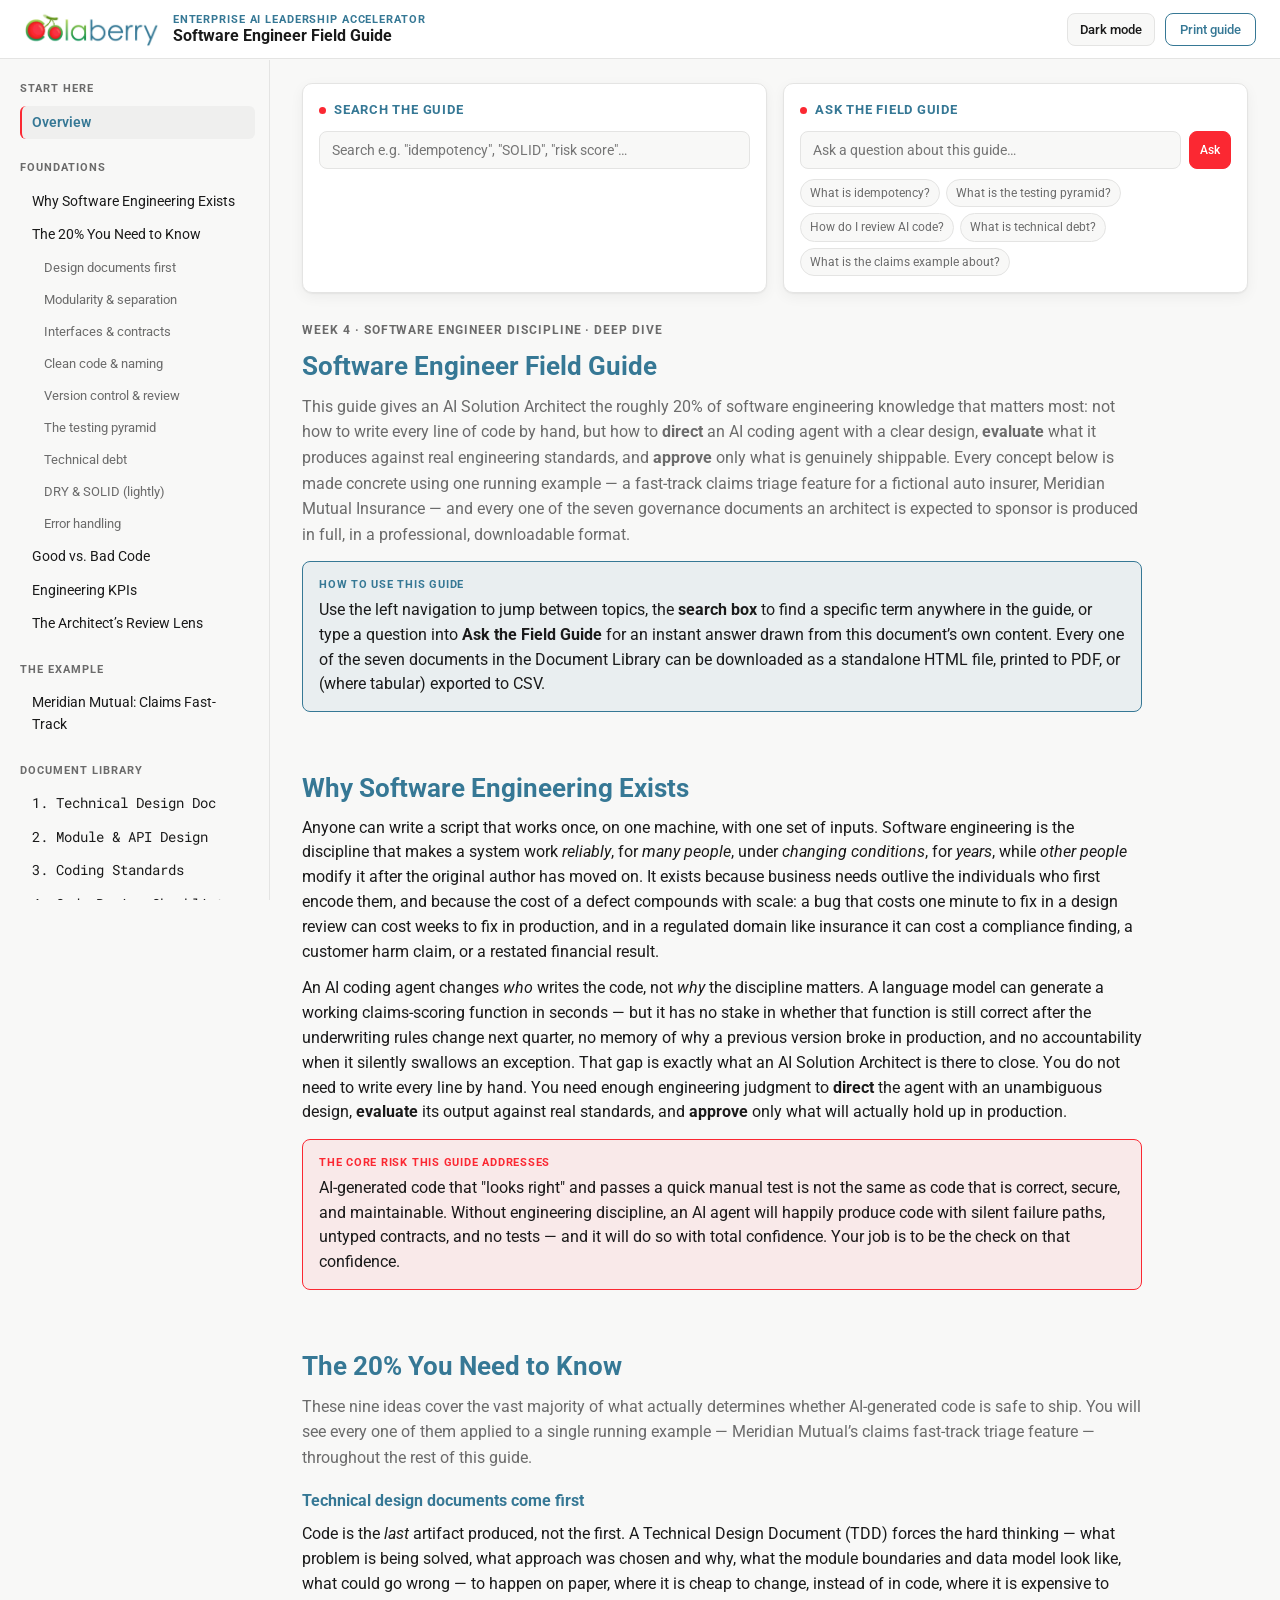
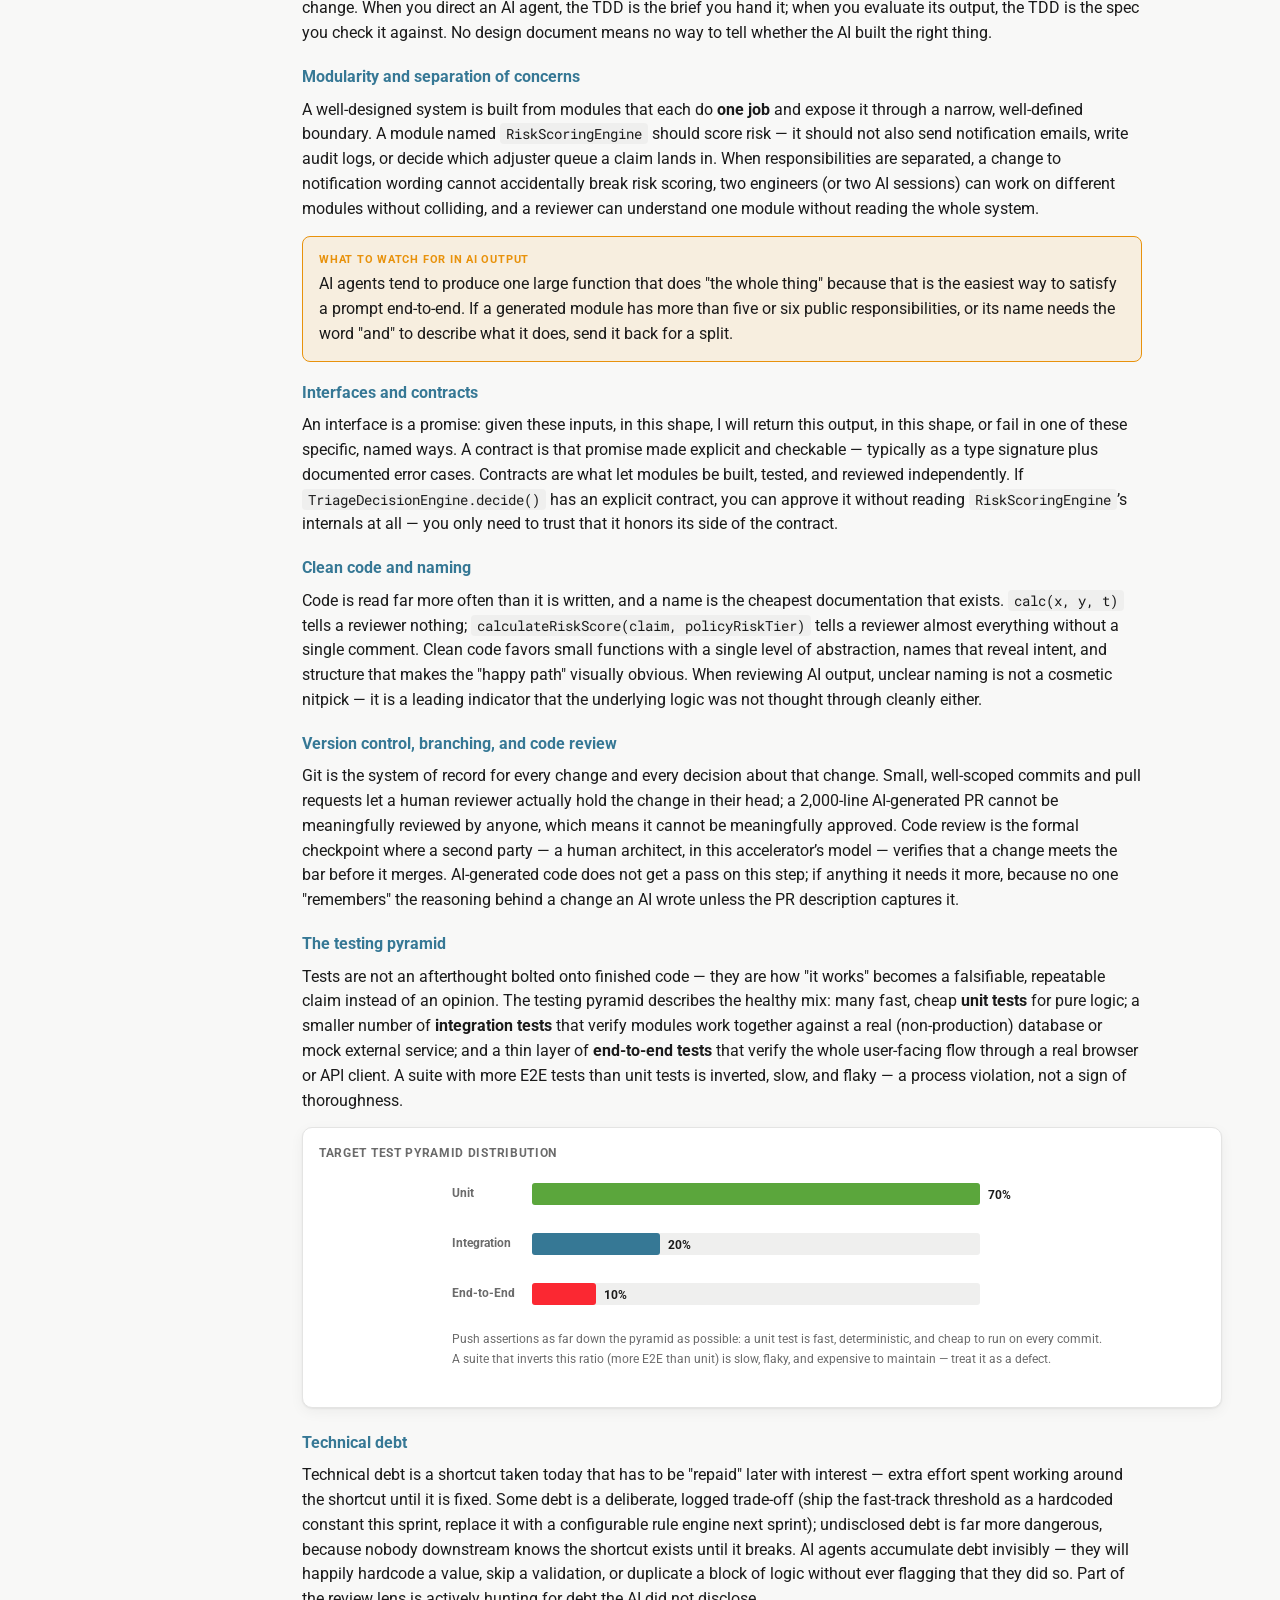
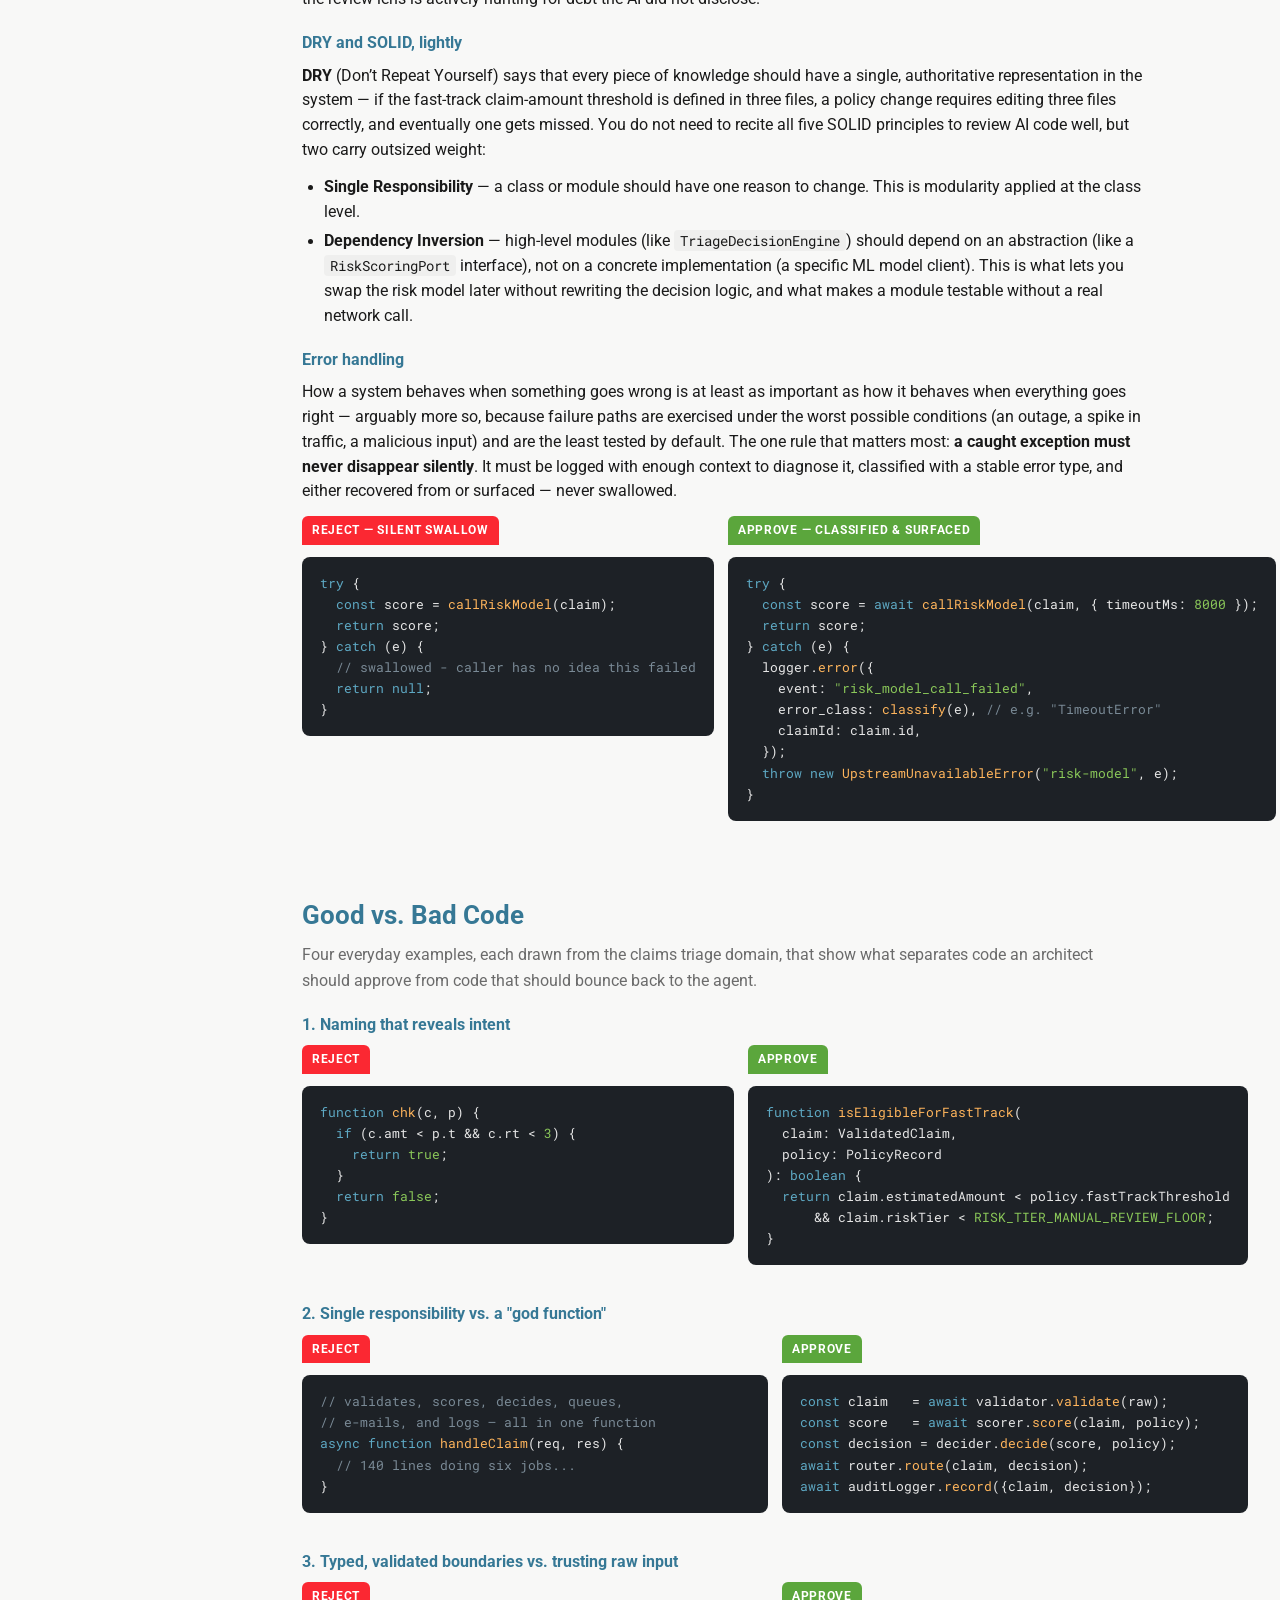
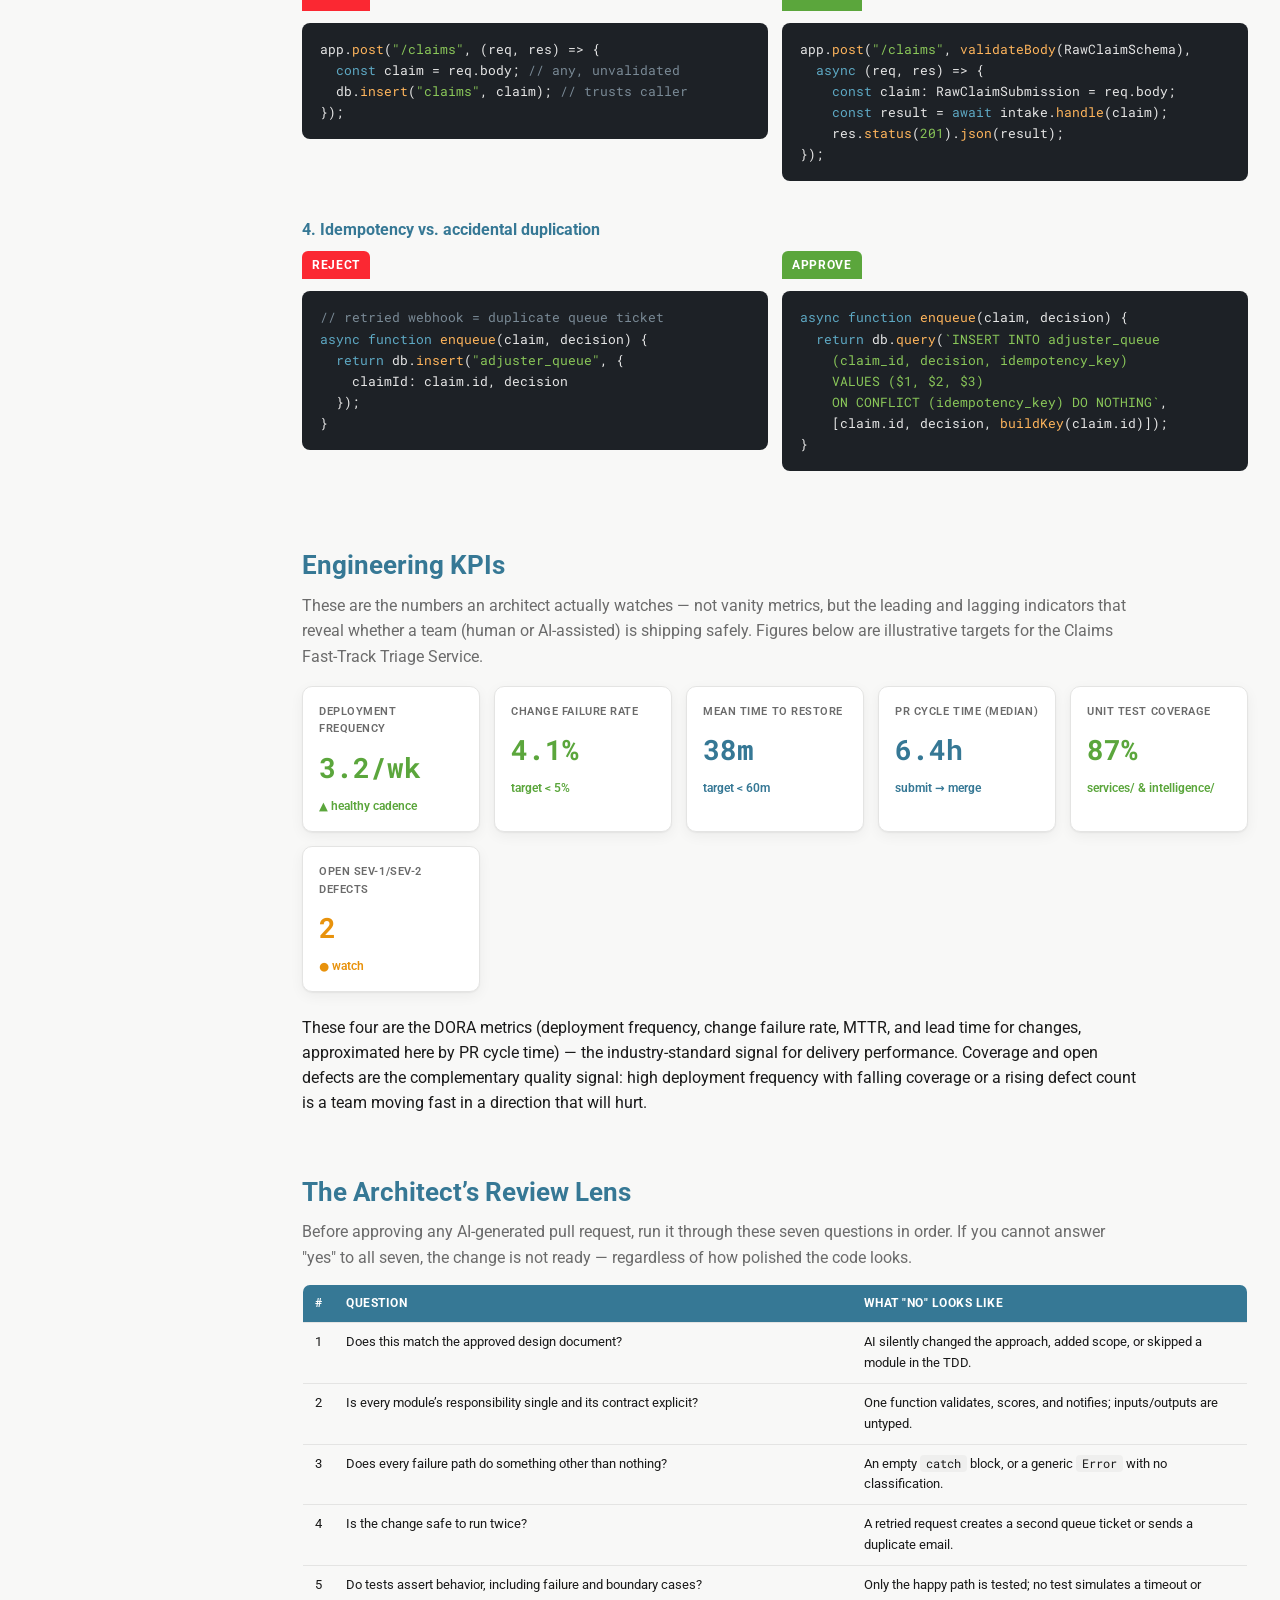
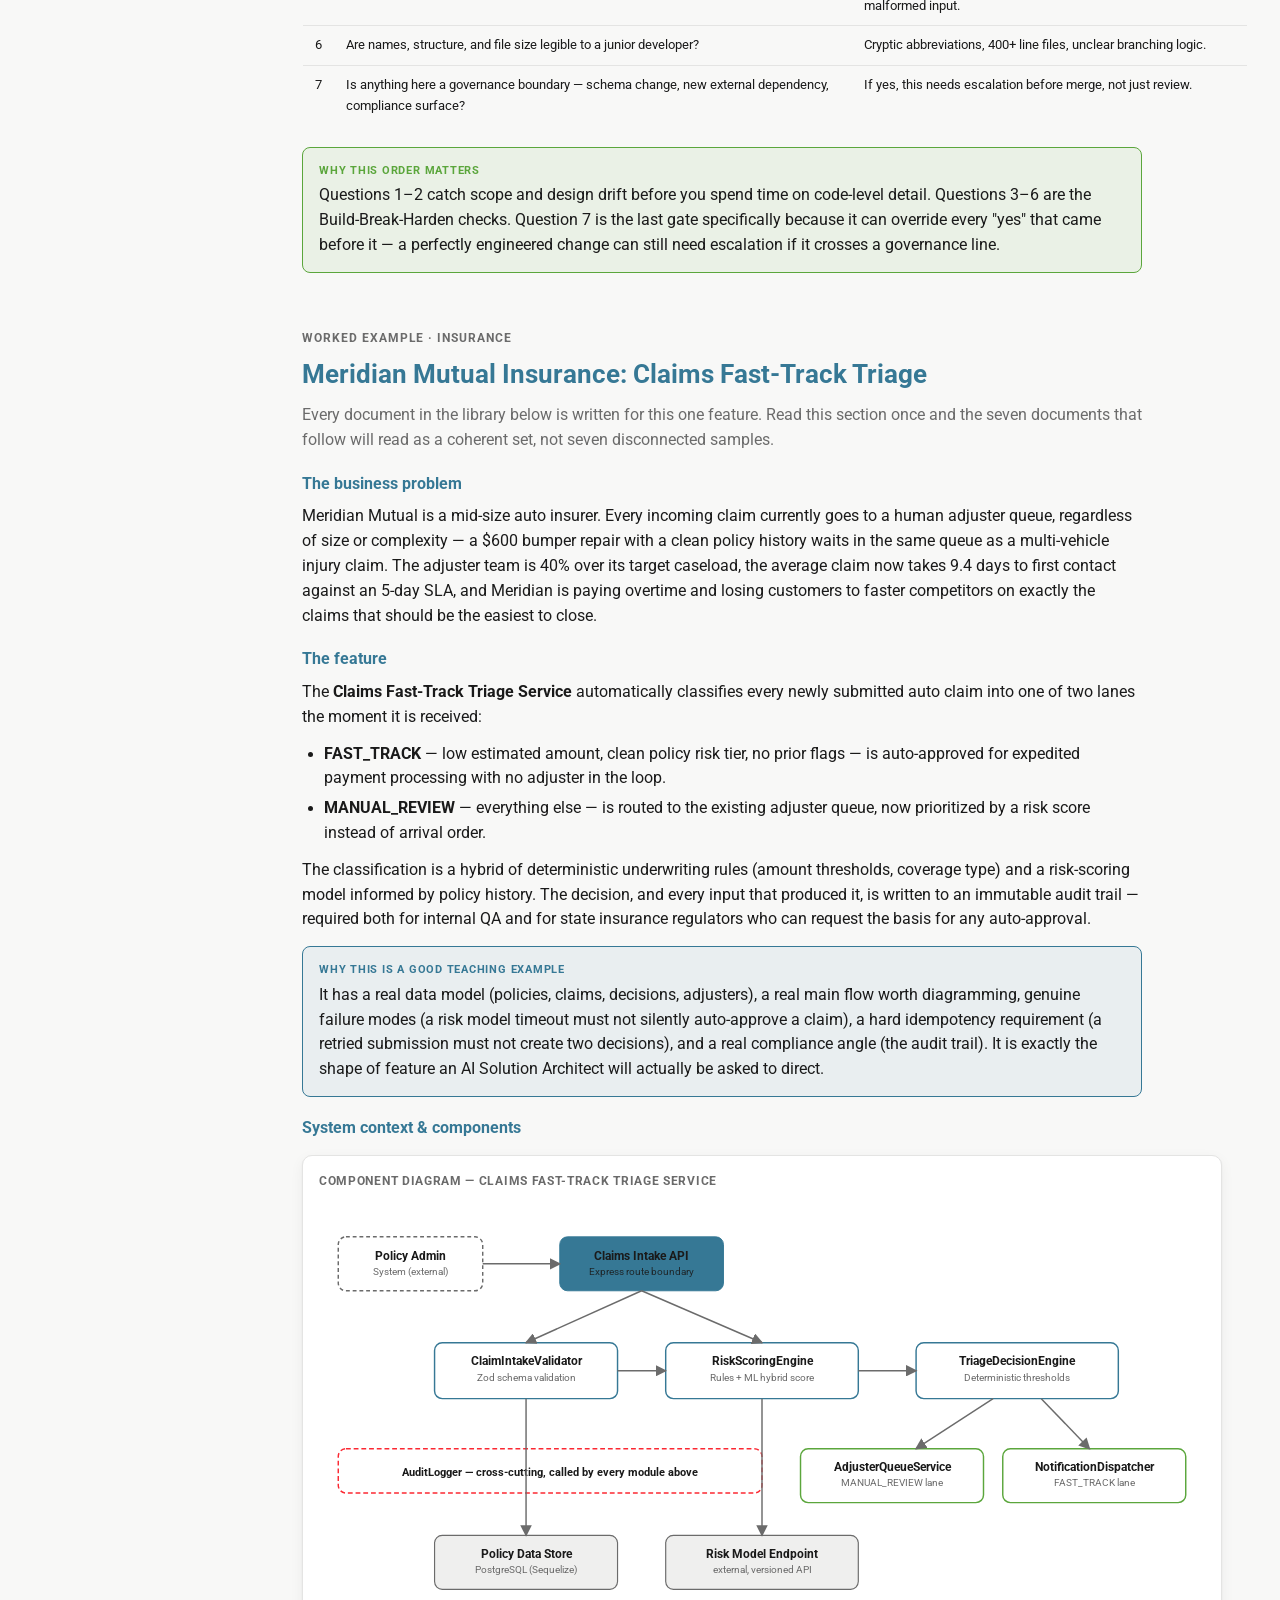
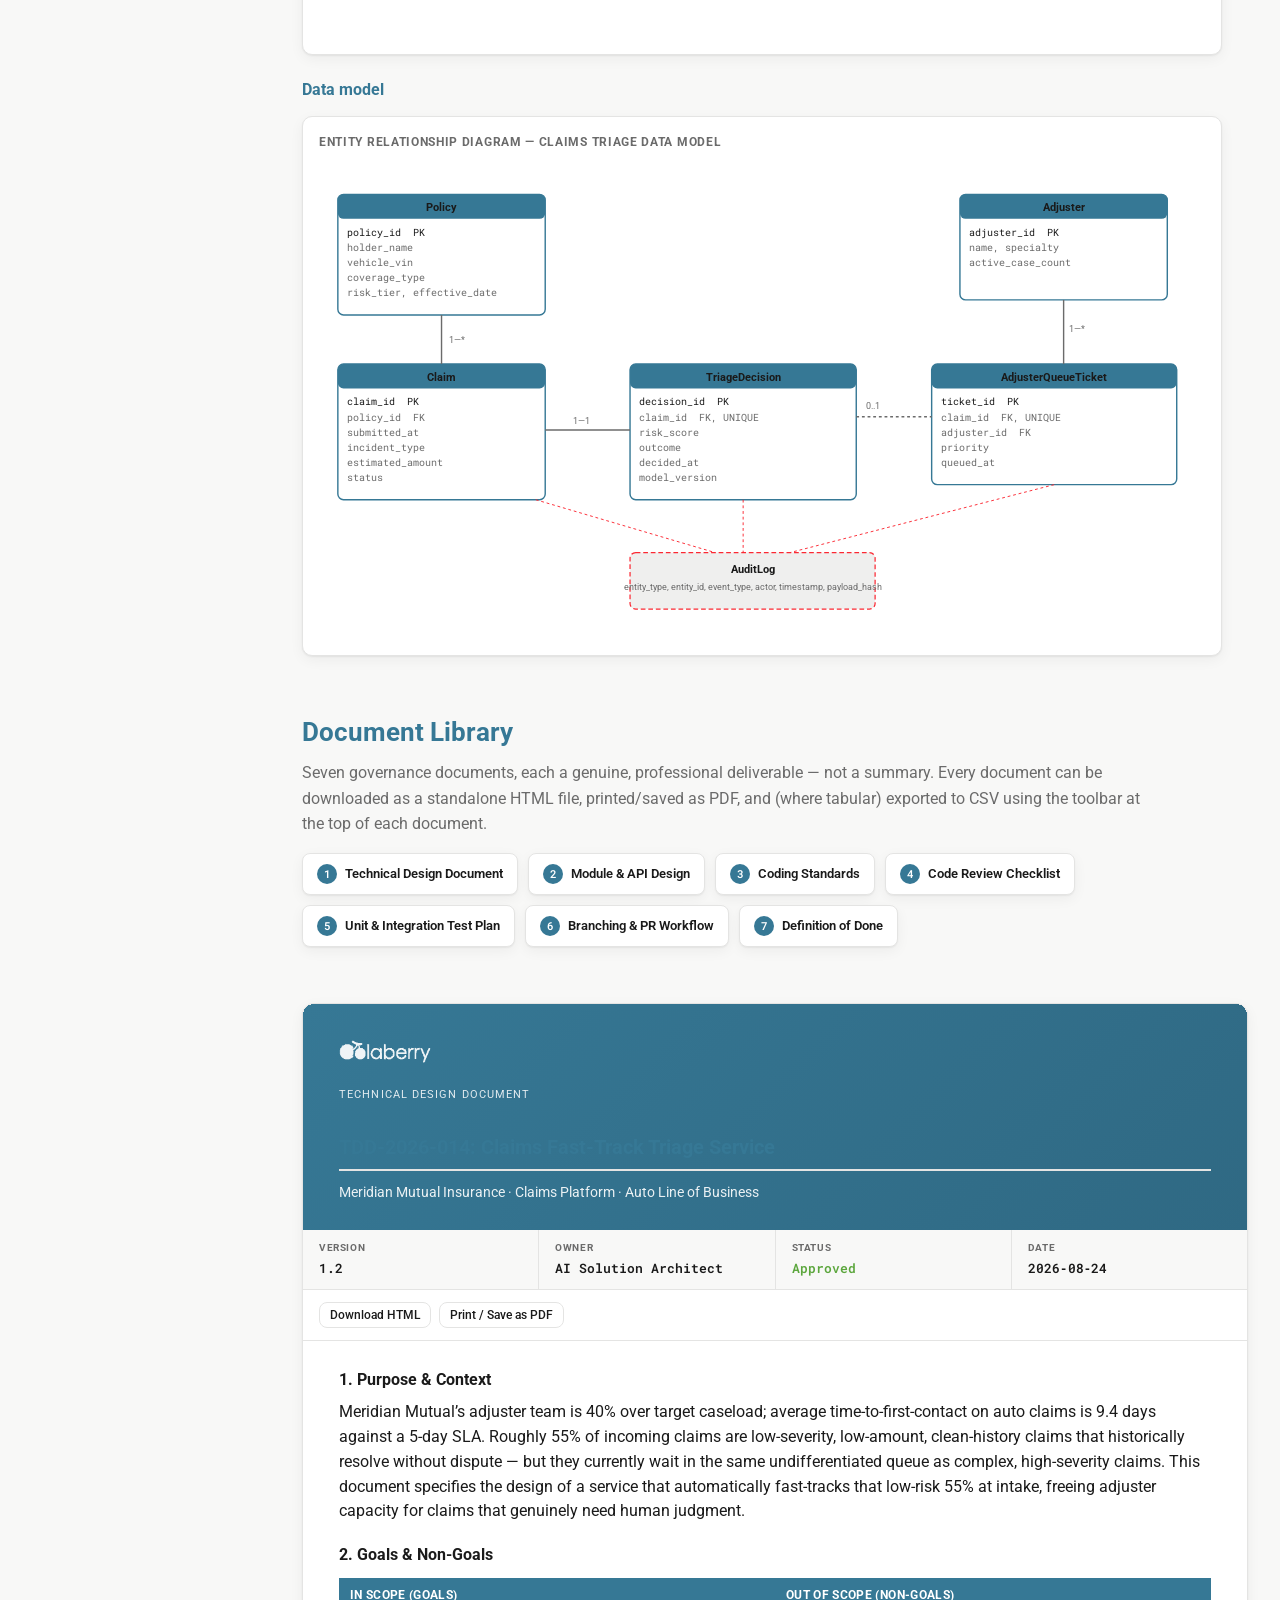
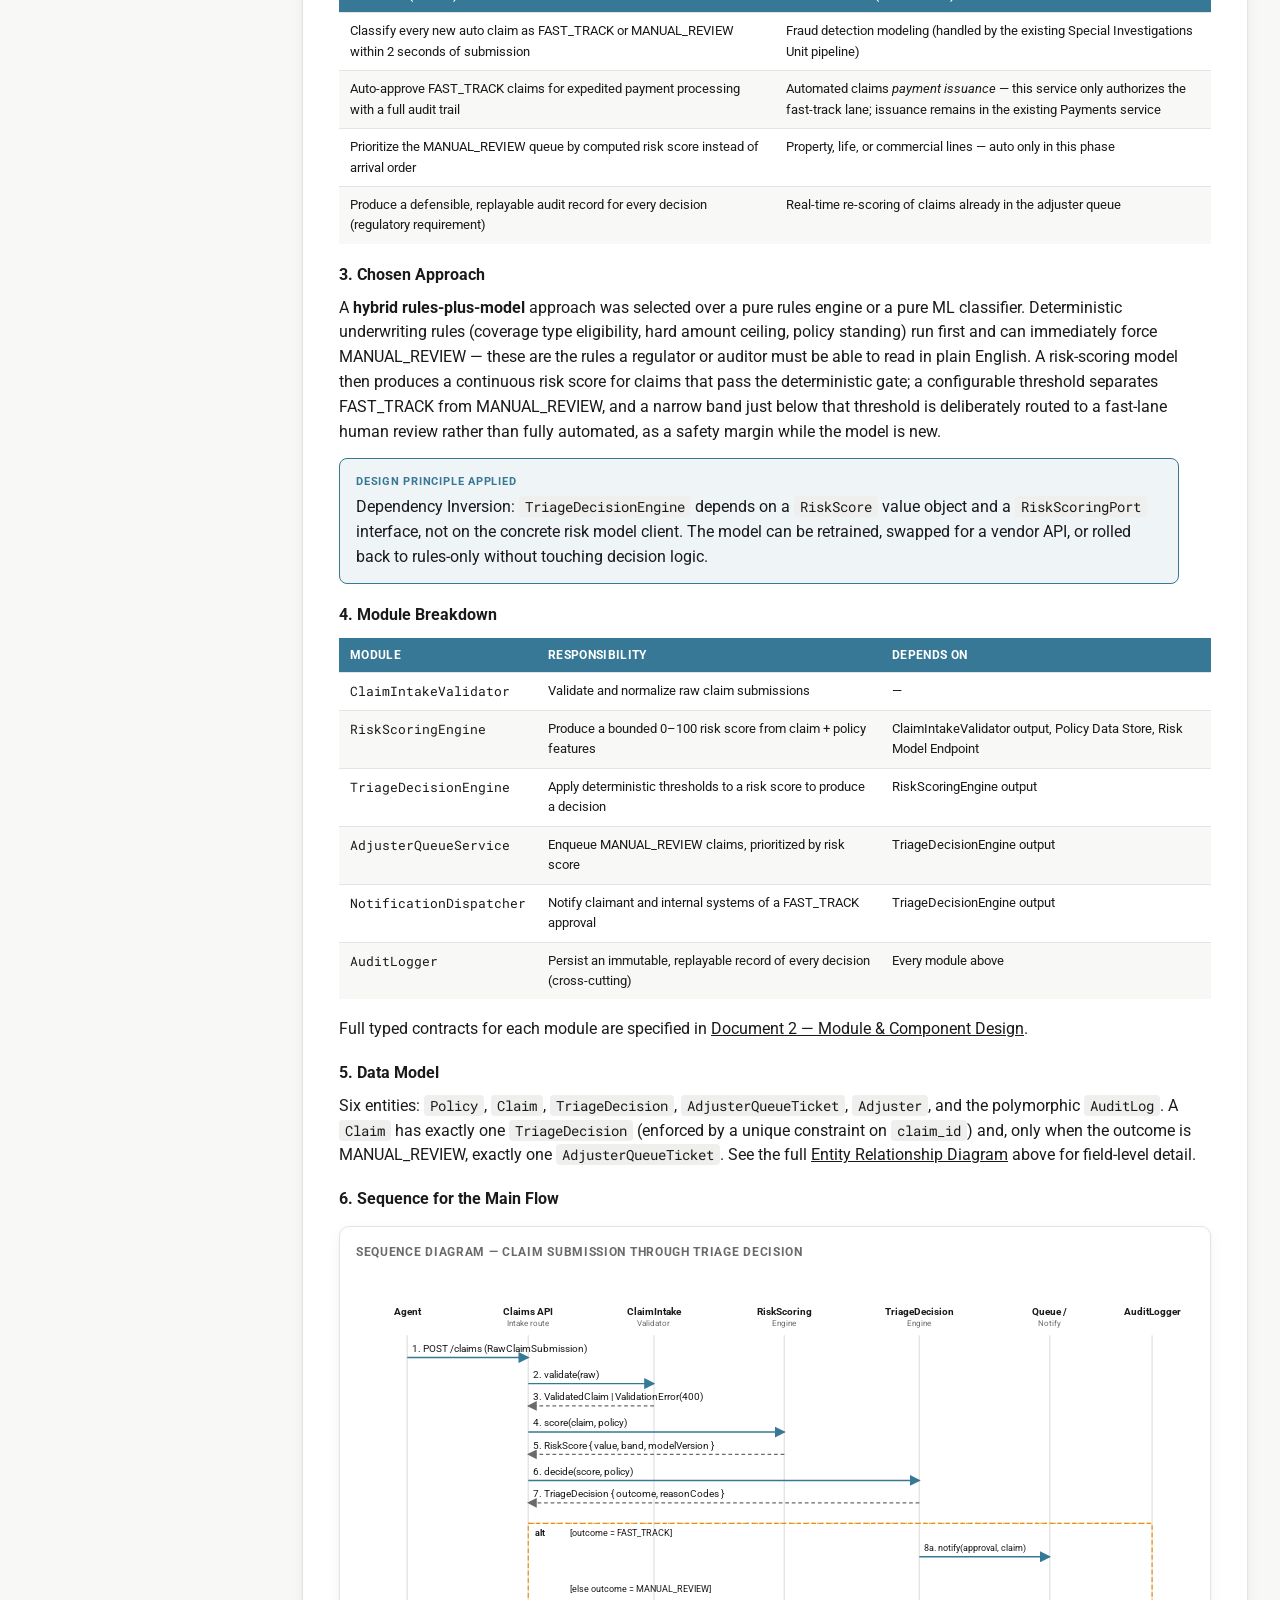
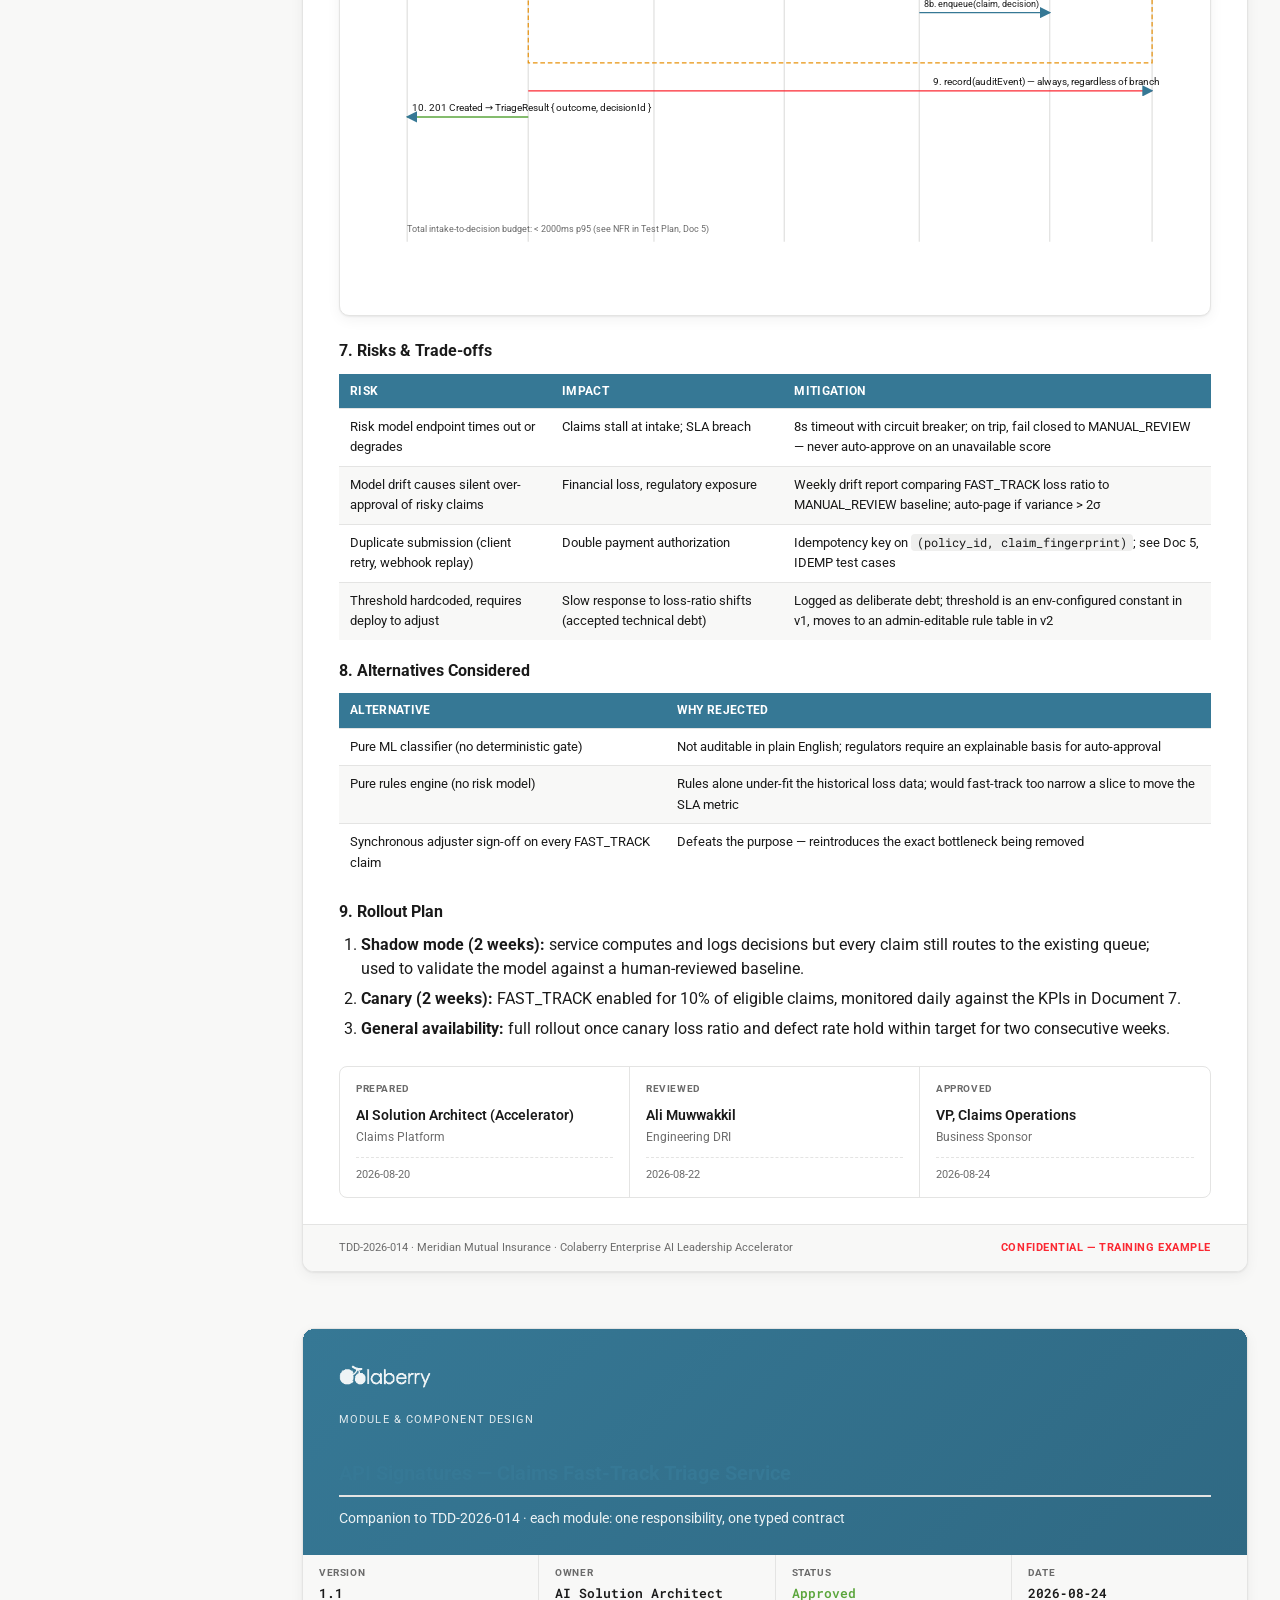
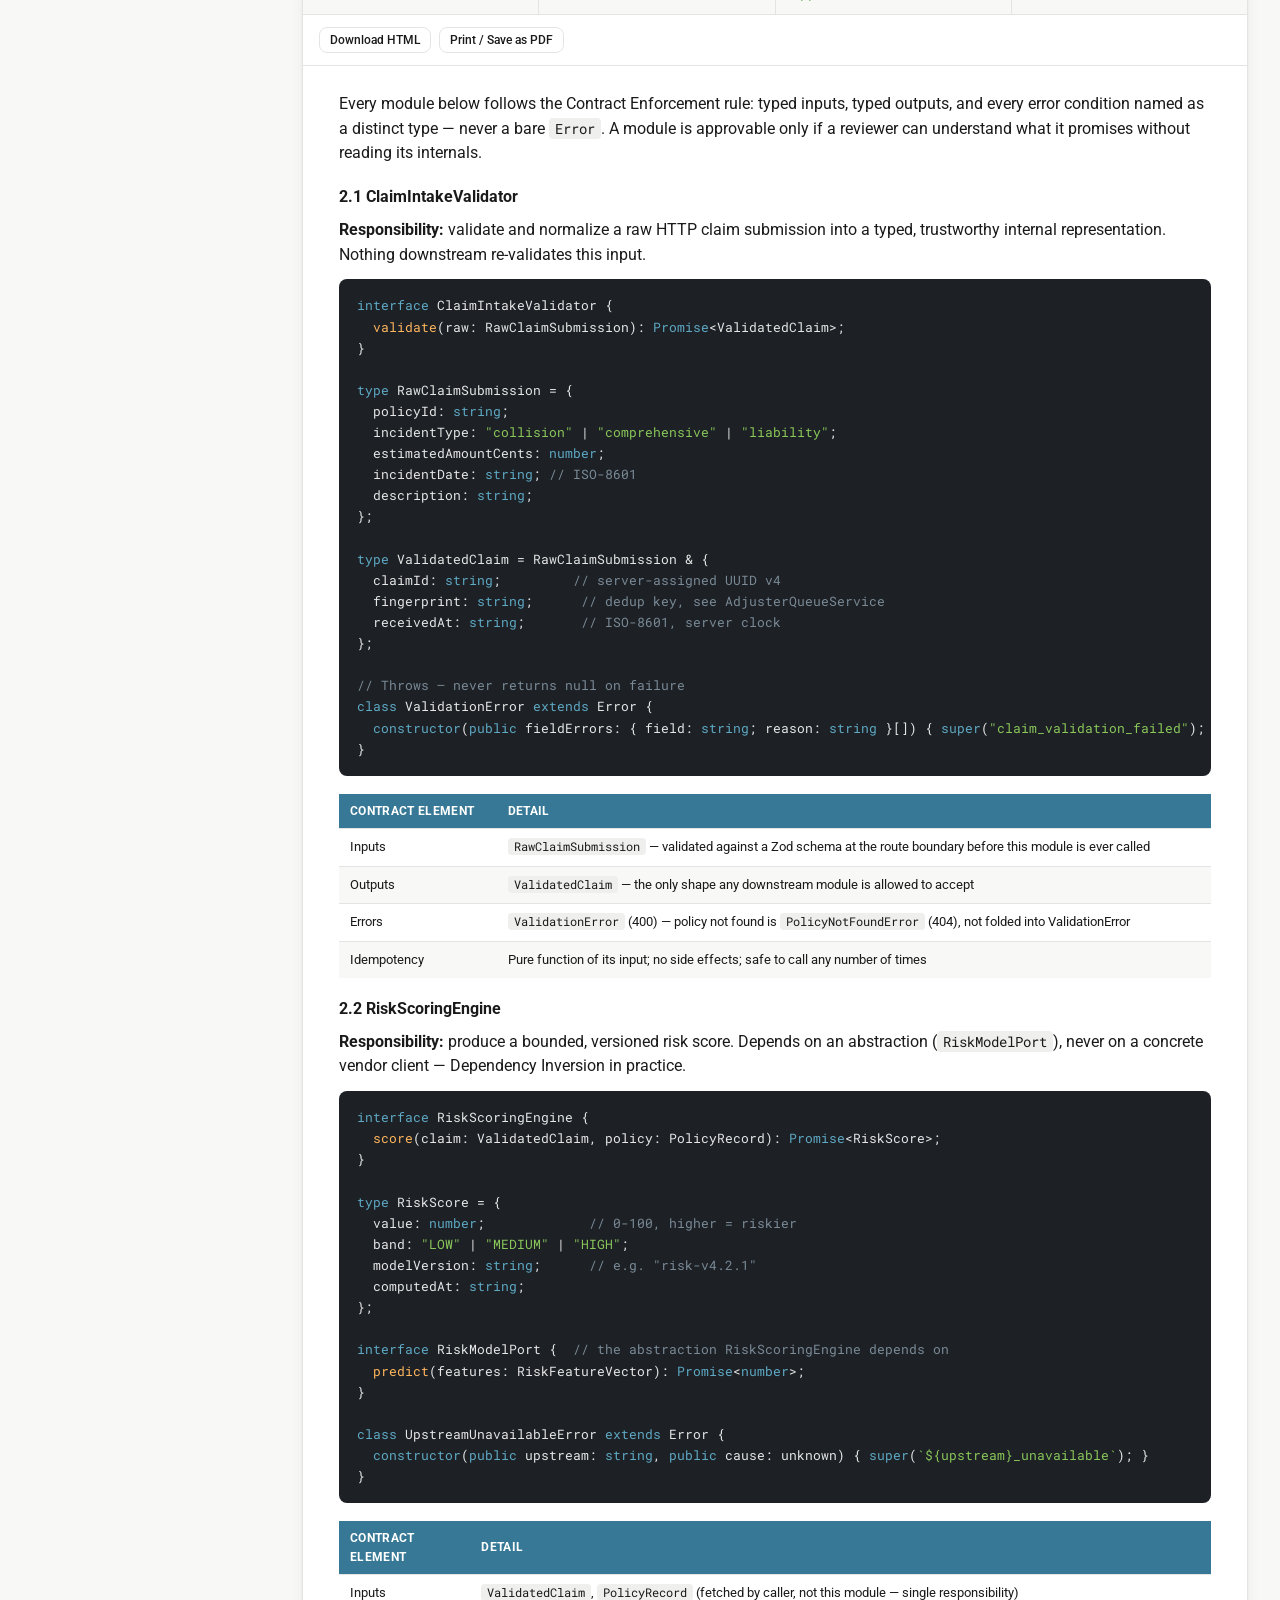
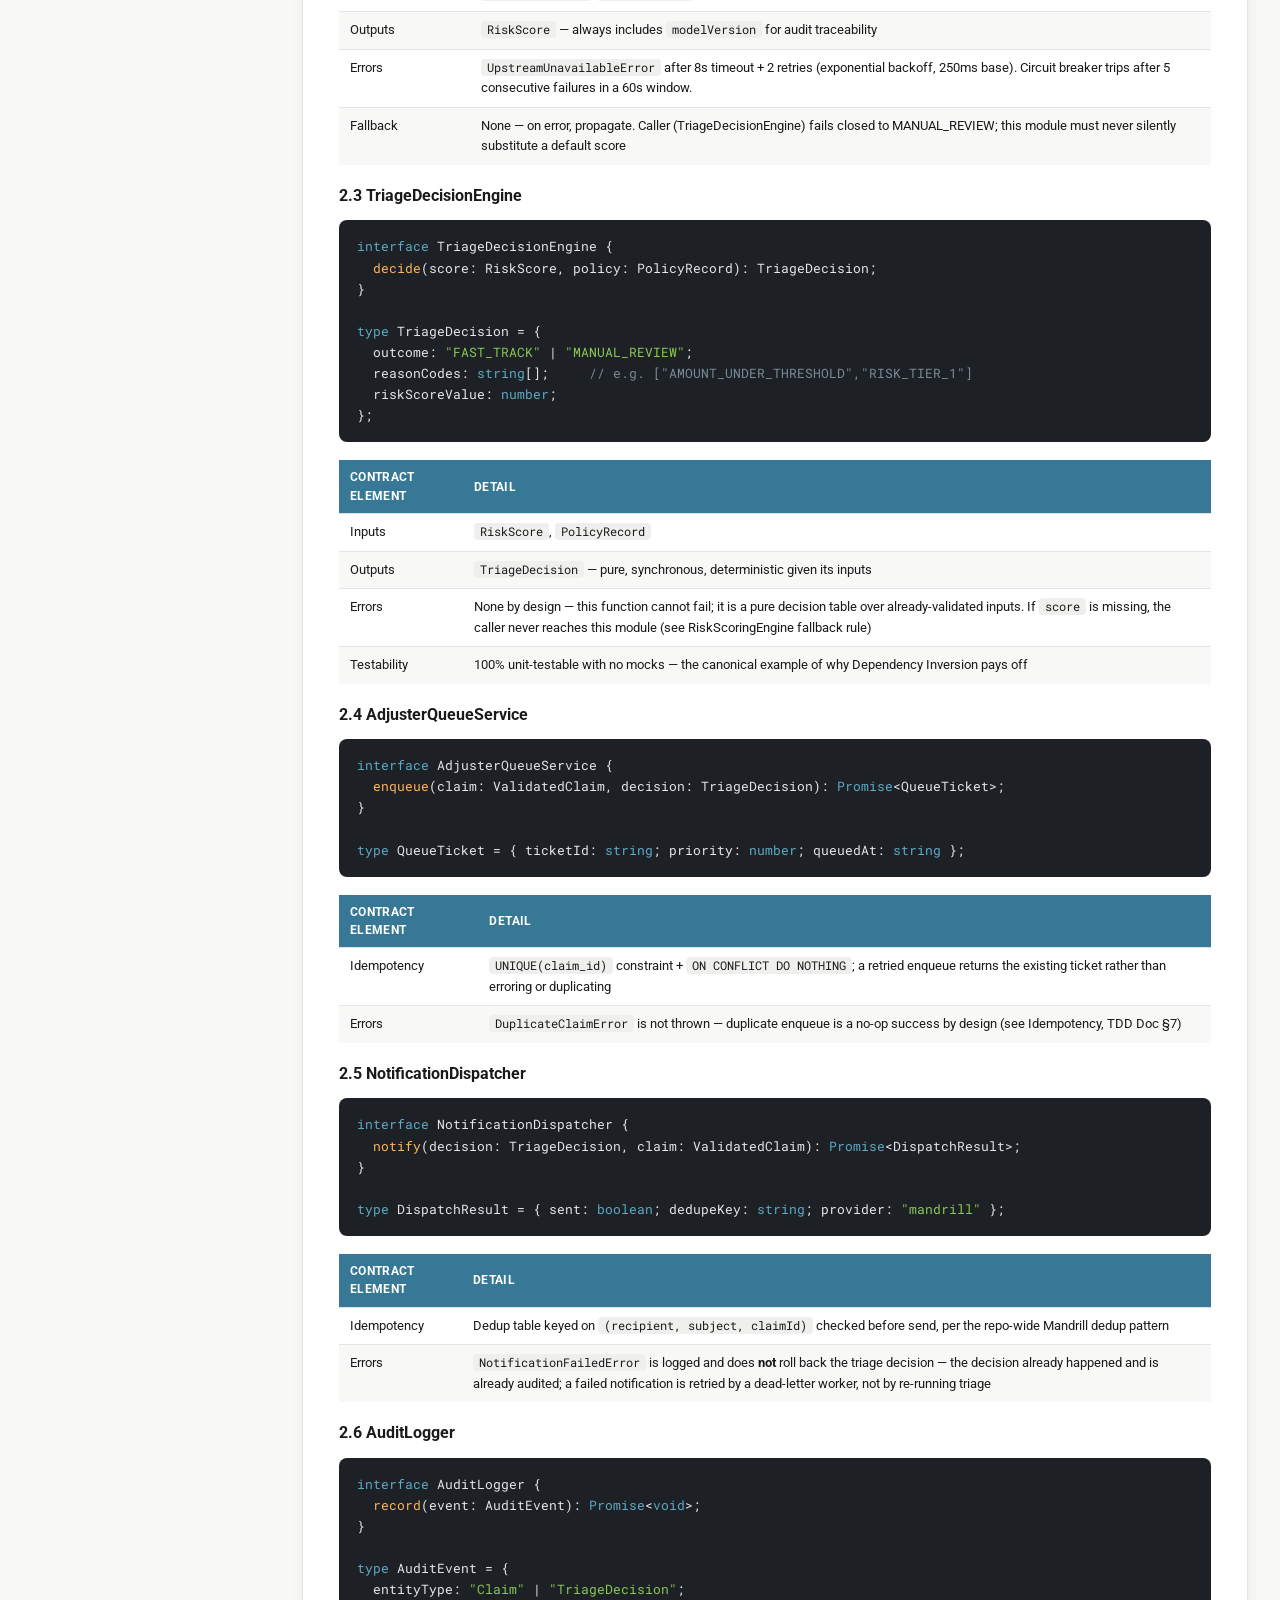
<file: SoftwareEngineer_FieldGuide.html>
﻿<!DOCTYPE html>
<html lang="en" data-theme="light">
<head>
<meta charset="UTF-8">
<meta name="viewport" content="width=device-width, initial-scale=1.0">
<title>Software Engineer Field Guide — Colaberry Enterprise AI Leadership Accelerator</title>
<link rel="preconnect" href="https://fonts.googleapis.com">
<link href="https://fonts.googleapis.com/css2?family=Roboto:wght@400;500;700;900&family=Roboto+Mono:wght@400;500;700&display=swap" rel="stylesheet">
<style>
/* ============================= RESET ============================= */
*,*::before,*::after{box-sizing:border-box;margin:0;padding:0;}
html{scroll-behavior:smooth;}
img{max-width:100%;display:block;}
table{border-collapse:collapse;width:100%;}
a{color:inherit;}
button{font-family:inherit;cursor:pointer;}

/* ============================= TOKENS ============================= */
:root{
  --cherry:#FB2832;
  --berry:#367895;
  --leaf:#5BA63C;
  --amber:#E8920C;
  --text:#1A1A1A;
  --muted:#6B6B6B;
  --border:#E4E4E3;
  --surface:#FFFFFF;
  --surface-2:#F8F8F7;
  --surface-3:#EFEFEE;
  --code-bg:#1D2126;
  --code-text:#E6E6E6;
  --font-body:'Roboto',system-ui,Arial,sans-serif;
  --font-mono:'Roboto Mono','Courier New',monospace;
  --shadow:0 1px 2px rgba(0,0,0,0.06),0 4px 14px rgba(0,0,0,0.05);
  --radius:10px;
}
:root:not([data-theme="light"]){
  @media (prefers-color-scheme: dark){
    --cherry:#FF5960;--berry:#5EA9C4;--leaf:#8AC759;--amber:#E8920C;
    --text:#F2F2F2;--muted:#A6A6A6;--border:#2C2C2C;
    --surface:#0F0F0F;--surface-2:#171717;--surface-3:#1E1E1E;
    --code-bg:#0A0C0E;--code-text:#DCE3E8;
    --shadow:0 1px 2px rgba(0,0,0,0.4),0 4px 18px rgba(0,0,0,0.5);
  }
}
:root[data-theme="dark"]{
  --cherry:#FF5960;--berry:#5EA9C4;--leaf:#8AC759;--amber:#E8920C;
  --text:#F2F2F2;--muted:#A6A6A6;--border:#2C2C2C;
  --surface:#0F0F0F;--surface-2:#171717;--surface-3:#1E1E1E;
  --code-bg:#0A0C0E;--code-text:#DCE3E8;
  --shadow:0 1px 2px rgba(0,0,0,0.4),0 4px 18px rgba(0,0,0,0.5);
}

body{
  font-family:var(--font-body);
  background:var(--surface-2);
  color:var(--text);
  line-height:1.6;
  font-size:15.5px;
}

/* ============================= HEADER ============================= */
.site-header{
  position:sticky;top:0;z-index:100;
  display:flex;align-items:center;justify-content:space-between;
  gap:16px;padding:10px 24px;
  background:var(--surface);
  border-bottom:1px solid var(--border);
}
.brand{display:flex;align-items:center;gap:14px;}
.brand img{height:38px;width:auto;}
.brand-title{display:flex;flex-direction:column;line-height:1.2;}
.brand-title .kicker{font-size:11px;letter-spacing:.08em;text-transform:uppercase;color:var(--berry);font-weight:700;}
.brand-title .name{font-size:16px;font-weight:700;color:var(--text);}
.header-actions{display:flex;align-items:center;gap:10px;}
.theme-toggle{
  border:1px solid var(--border);background:var(--surface-2);color:var(--text);
  border-radius:8px;padding:8px 12px;font-size:12.5px;font-weight:500;
}
.theme-toggle:hover{border-color:var(--berry);}
.btn{
  display:inline-flex;align-items:center;gap:6px;
  border-radius:8px;border:1px solid var(--border);
  padding:8px 14px;font-size:12.5px;font-weight:500;background:var(--surface);color:var(--text);
  white-space:nowrap;
}
.btn:hover{border-color:var(--berry);}
.btn-primary{background:var(--cherry);border-color:var(--cherry);color:#fff;}
.btn-primary:hover{filter:brightness(1.06);border-color:var(--cherry);}
.btn-outline-berry{border-color:var(--berry);color:var(--berry);}
.btn-sm{padding:5px 10px;font-size:11.5px;}

/* ============================= APP SHELL ============================= */
.app-shell{
  display:grid;
  grid-template-columns:270px minmax(0,1fr);
  max-width:1440px;margin:0 auto;
  align-items:start;
}
.sidenav{
  position:sticky;top:60px;
  max-height:calc(100vh - 60px);
  overflow-y:auto;
  padding:20px 14px 60px 20px;
  border-right:1px solid var(--border);
}
.sidenav h4{
  font-size:11px;text-transform:uppercase;letter-spacing:.09em;
  color:var(--muted);margin:20px 0 8px;font-weight:700;
}
.sidenav h4:first-child{margin-top:0;}
.sidenav ul{list-style:none;}
.sidenav li a{
  display:block;padding:6px 10px;border-radius:6px;
  font-size:13.5px;color:var(--text);text-decoration:none;
  border-left:2px solid transparent;
}
.sidenav li a:hover{background:var(--surface-3);}
.sidenav li a.active{border-left-color:var(--cherry);color:var(--berry);font-weight:600;background:var(--surface-3);}
.sidenav li.sub a{padding-left:22px;font-size:12.5px;color:var(--muted);}
.sidenav li.doc a{font-family:var(--font-mono);}

.main-col{padding:24px 32px 80px;min-width:0;}

/* ============================= SEARCH + ASK ============================= */
.tools-row{display:grid;grid-template-columns:1fr 1fr;gap:16px;margin-bottom:28px;}
@media (max-width:900px){.tools-row{grid-template-columns:1fr;} .app-shell{grid-template-columns:1fr;} .sidenav{position:static;max-height:none;border-right:none;border-bottom:1px solid var(--border);}}
.tool-card{
  background:var(--surface);border:1px solid var(--border);border-radius:var(--radius);
  padding:16px;box-shadow:var(--shadow);position:relative;
}
.tool-card h3{font-size:13px;text-transform:uppercase;letter-spacing:.06em;color:var(--berry);margin-bottom:10px;display:flex;align-items:center;gap:8px;}
.tool-card h3 .dot{width:7px;height:7px;border-radius:50%;background:var(--cherry);display:inline-block;}
.search-input-wrap,.ask-input-wrap{display:flex;gap:8px;}
input[type="text"],input[type="search"]{
  flex:1;padding:10px 12px;border-radius:8px;border:1px solid var(--border);
  background:var(--surface-2);color:var(--text);font-size:13.5px;font-family:var(--font-body);
}
input[type="text"]:focus,input[type="search"]:focus{outline:2px solid var(--berry);outline-offset:1px;}
.search-results{margin-top:10px;max-height:240px;overflow-y:auto;}
.search-result-item{
  display:block;padding:8px 10px;border-radius:6px;border:1px solid transparent;
  font-size:13px;cursor:pointer;
}
.search-result-item:hover{background:var(--surface-3);border-color:var(--border);}
.search-result-item .title{font-weight:600;color:var(--berry);}
.search-result-item .snippet{color:var(--muted);font-size:12px;display:block;margin-top:2px;}
.search-empty{color:var(--muted);font-size:12.5px;padding:6px 2px;}
.ask-answer{
  margin-top:12px;background:var(--surface-2);border:1px solid var(--border);border-radius:8px;
  padding:12px 14px;font-size:13.5px;display:none;
}
.ask-answer.show{display:block;}
.ask-answer .q{color:var(--muted);font-size:12px;margin-bottom:6px;font-style:italic;}
.ask-answer .a{color:var(--text);}
.ask-answer a.jump{display:inline-block;margin-top:8px;font-size:12px;color:var(--berry);font-weight:600;text-decoration:none;}
.ask-answer a.jump:hover{text-decoration:underline;}
.ask-suggestions{margin-top:10px;display:flex;flex-wrap:wrap;gap:6px;}
.chip{
  font-size:11.5px;padding:4px 9px;border-radius:999px;border:1px solid var(--border);
  background:var(--surface-2);color:var(--muted);
}
.chip:hover{border-color:var(--berry);color:var(--berry);}

/* ============================= CONTENT TYPOGRAPHY ============================= */
section.topic{scroll-margin-top:70px;margin-bottom:56px;}
section.topic h1{font-size:26px;color:var(--berry);margin-bottom:6px;}
section.topic h2{font-size:20px;color:var(--berry);margin:28px 0 10px;border-bottom:2px solid var(--border);padding-bottom:6px;}
section.topic h3{font-size:16px;color:var(--text);margin:18px 0 8px;}
section.topic h3.subhead{color:var(--berry);}
.topic p{margin-bottom:12px;max-width:840px;}
.topic ul,.topic ol{margin:0 0 12px 22px;max-width:820px;}
.topic li{margin-bottom:5px;}
.eyebrow{font-size:12px;text-transform:uppercase;letter-spacing:.08em;color:var(--muted);font-weight:700;margin-bottom:6px;}
.lede{font-size:16px;color:var(--muted);max-width:820px;margin-bottom:20px;}
code{font-family:var(--font-mono);background:var(--surface-3);padding:1px 6px;border-radius:4px;font-size:.9em;}
.codeblock{
  background:var(--code-bg);color:var(--code-text);font-family:var(--font-mono);
  font-size:12.8px;line-height:1.65;padding:16px 18px;border-radius:8px;
  overflow-x:auto;margin:12px 0 18px;white-space:pre;
}
.codeblock .cm{color:#7A8A96;}
.codeblock .kw{color:#5EA9C4;}
.codeblock .str{color:#8AC759;}
.codeblock .fn{color:#FFB55C;}
.two-col-code{display:grid;grid-template-columns:1fr 1fr;gap:14px;}
@media (max-width:800px){.two-col-code{grid-template-columns:1fr;}}
.code-label{font-size:11.5px;font-weight:700;text-transform:uppercase;letter-spacing:.06em;padding:5px 10px;border-radius:6px 6px 0 0;display:inline-block;}
.code-label.bad{background:var(--cherry);color:#fff;}
.code-label.good{background:var(--leaf);color:#fff;}

/* Callouts */
.callout{border-radius:8px;padding:14px 16px;margin:14px 0;border:1px solid;max-width:840px;}
.callout .label{font-size:11px;text-transform:uppercase;letter-spacing:.07em;font-weight:700;margin-bottom:4px;display:block;}
.callout.info{background:rgba(54,120,149,0.08);border-color:var(--berry);}
.callout.info .label{color:var(--berry);}
.callout.success{background:rgba(91,166,60,0.09);border-color:var(--leaf);}
.callout.success .label{color:var(--leaf);}
.callout.warning{background:rgba(232,146,12,0.10);border-color:var(--amber);}
.callout.warning .label{color:var(--amber);}
.callout.critical{background:rgba(251,40,50,0.07);border-color:var(--cherry);}
.callout.critical .label{color:var(--cherry);}

/* Tables (content tables, not doc tables) */
.data-table{margin:14px 0 20px;font-size:13px;border:1px solid var(--border);border-radius:8px;overflow:hidden;}
.data-table th{background:var(--berry);color:#fff;text-align:left;padding:9px 12px;font-size:12px;text-transform:uppercase;letter-spacing:.04em;}
.data-table td{padding:9px 12px;border-top:1px solid var(--border);vertical-align:top;}
.data-table tr:nth-child(even) td{background:var(--surface-2);}
.data-table code{background:var(--surface-3);}

/* KPI tiles */
.kpi-grid{display:grid;grid-template-columns:repeat(auto-fit,minmax(160px,1fr));gap:14px;margin:16px 0 24px;}
.kpi-tile{
  background:var(--surface);border:1px solid var(--border);border-radius:10px;
  padding:16px;box-shadow:var(--shadow);
}
.kpi-tile .kpi-label{font-size:11px;text-transform:uppercase;letter-spacing:.05em;color:var(--muted);font-weight:600;margin-bottom:8px;}
.kpi-tile .kpi-value{font-size:28px;font-weight:900;font-family:var(--font-mono);}
.kpi-tile .kpi-sub{font-size:11.5px;margin-top:6px;font-weight:600;}
.kpi-tile.good .kpi-value{color:var(--leaf);}
.kpi-tile.good .kpi-sub{color:var(--leaf);}
.kpi-tile.info .kpi-value{color:var(--berry);}
.kpi-tile.info .kpi-sub{color:var(--berry);}
.kpi-tile.watch .kpi-value{color:var(--amber);}
.kpi-tile.watch .kpi-sub{color:var(--amber);}

/* Diagram / chart frames */
.diagram-frame,.chart-frame{
  background:var(--surface);border:1px solid var(--border);border-radius:10px;
  padding:16px;margin:14px 0 22px;box-shadow:var(--shadow);overflow-x:auto;max-width:920px;
}
.diagram-frame .frame-title,.chart-frame .frame-title{
  font-size:11.5px;text-transform:uppercase;letter-spacing:.06em;font-weight:700;color:var(--muted);margin-bottom:10px;
}
.diagram-frame svg text,.chart-frame svg text{font-family:var(--font-body);fill:var(--text);}
.diagram-frame svg .mono,.chart-frame svg .mono{font-family:var(--font-mono);}
.diagram-frame svg .muted-t,.chart-frame svg .muted-t{fill:var(--muted);}

/* ============================= DOCUMENT CARD ============================= */
.doc-card{
  background:var(--surface);border:1px solid var(--border);border-radius:12px;
  box-shadow:var(--shadow);margin:18px 0 44px;overflow:hidden;
}
.doc-cover{
  background:linear-gradient(135deg, var(--berry) 0%, #24506660 100%), var(--berry);
  background-blend-mode:normal;
  color:#fff;padding:34px 36px 26px;position:relative;
}
[data-theme="dark"] .doc-cover, :root:not([data-theme="light"]) .doc-cover{
  background:linear-gradient(135deg,#20465A 0%,#12262f 100%);
}
.doc-cover .doc-cover-logo{height:26px;margin-bottom:22px;filter:brightness(0) invert(1);opacity:.92;}
.doc-cover .doc-kicker{font-size:11px;text-transform:uppercase;letter-spacing:.1em;opacity:.85;margin-bottom:8px;}
.doc-cover h2{font-size:25px;color:#fff;border:none;margin:0 0 6px;padding:0;}
.doc-cover .doc-sub{font-size:14px;opacity:.9;max-width:640px;}
.doc-control-strip{
  display:flex;flex-wrap:wrap;gap:0;background:var(--surface-2);border-bottom:1px solid var(--border);
}
.doc-control-strip .ctl{
  flex:1;min-width:130px;padding:10px 16px;border-right:1px solid var(--border);
}
.doc-control-strip .ctl:last-child{border-right:none;}
.doc-control-strip .ctl .k{font-size:10px;text-transform:uppercase;letter-spacing:.06em;color:var(--muted);font-weight:700;}
.doc-control-strip .ctl .v{font-size:13px;font-weight:600;font-family:var(--font-mono);margin-top:2px;}
.doc-control-strip .ctl .v.status-approved{color:var(--leaf);}
.doc-control-strip .ctl .v.status-review{color:var(--amber);}
.doc-toolbar{
  display:flex;gap:8px;padding:12px 16px;background:var(--surface);border-bottom:1px solid var(--border);flex-wrap:wrap;
}
.doc-body{padding:26px 36px;}
.doc-body h3{color:var(--berry);font-size:16px;margin:22px 0 8px;}
.doc-body h3:first-child{margin-top:0;}
.doc-body h4{font-size:14px;margin:14px 0 6px;color:var(--text);}
.doc-body p{margin-bottom:10px;max-width:none;}
.doc-body .doc-table{margin:10px 0 18px;font-size:12.8px;}
.doc-table th{background:var(--berry);color:#fff;padding:8px 11px;text-align:left;font-size:11.5px;text-transform:uppercase;letter-spacing:.03em;}
.doc-table td{padding:8px 11px;border-top:1px solid var(--border);vertical-align:top;}
.doc-table tr:nth-child(even) td{background:var(--surface-2);}
.doc-table.checklist td.pass{color:var(--leaf);font-weight:700;}
.signoff-block{
  display:grid;grid-template-columns:repeat(3,1fr);gap:0;border:1px solid var(--border);border-radius:8px;overflow:hidden;margin-top:24px;
}
.signoff-block .role{padding:14px 16px;border-right:1px solid var(--border);}
.signoff-block .role:last-child{border-right:none;}
.signoff-block .role .rk{font-size:10px;text-transform:uppercase;letter-spacing:.06em;color:var(--muted);font-weight:700;margin-bottom:8px;}
.signoff-block .role .rn{font-size:13.5px;font-weight:600;}
.signoff-block .role .rt{font-size:11.5px;color:var(--muted);margin-top:2px;}
.signoff-block .role .rd{font-size:11px;color:var(--muted);margin-top:10px;border-top:1px dashed var(--border);padding-top:8px;}
.doc-footer{
  padding:14px 36px;background:var(--surface-2);border-top:1px solid var(--border);
  font-size:11px;color:var(--muted);display:flex;justify-content:space-between;flex-wrap:wrap;gap:6px;
}
.doc-footer .conf{font-weight:700;color:var(--cherry);text-transform:uppercase;letter-spacing:.05em;}

/* Anchor pill index at top of docs section */
.doc-index{display:flex;flex-wrap:wrap;gap:10px;margin:16px 0 28px;}
.doc-index a{
  display:flex;align-items:center;gap:8px;padding:10px 14px;border-radius:8px;
  border:1px solid var(--border);background:var(--surface);text-decoration:none;font-size:12.5px;font-weight:600;
  box-shadow:var(--shadow);
}
.doc-index a .num{
  width:20px;height:20px;border-radius:50%;background:var(--berry);color:#fff;font-size:11px;
  display:flex;align-items:center;justify-content:center;font-family:var(--font-mono);flex:none;
}
.doc-index a:hover{border-color:var(--cherry);}

/* Glossary / FAQ */
.glossary-grid{display:grid;grid-template-columns:1fr 1fr;gap:2px 28px;}
@media (max-width:800px){.glossary-grid{grid-template-columns:1fr;}}
.gterm{padding:10px 0;border-bottom:1px solid var(--border);}
.gterm dt{font-weight:700;font-family:var(--font-mono);font-size:13px;color:var(--berry);}
.gterm dd{font-size:13px;color:var(--muted);margin-top:3px;}
.faq-item{border:1px solid var(--border);border-radius:8px;margin-bottom:10px;overflow:hidden;max-width:840px;}
.faq-q{padding:12px 16px;font-weight:600;background:var(--surface);cursor:pointer;display:flex;justify-content:space-between;align-items:center;font-size:13.5px;}
.faq-q:hover{background:var(--surface-3);}
.faq-a{padding:0 16px;max-height:0;overflow:hidden;transition:max-height .2s ease,padding .2s ease;font-size:13.5px;color:var(--muted);background:var(--surface-2);}
.faq-item.open .faq-a{padding:12px 16px 16px;max-height:400px;}
.faq-item.open .faq-q{color:var(--berry);}

/* footer */
.site-footer{
  text-align:center;padding:30px;color:var(--muted);font-size:12px;border-top:1px solid var(--border);
  background:var(--surface);
}

/* print */
@media print{
  .site-header,.sidenav,.tools-row,.doc-toolbar,.no-print,.site-footer{display:none !important;}
  body.is-printing .doc-card:not(.print-this){display:none !important;}
  body.is-printing section.topic > *:not(.doc-card){display:none !important;}
  body.is-printing .app-shell{display:block;}
  body.is-printing .main-col{padding:0;}
  .doc-card{box-shadow:none;border:none;}
  a{text-decoration:none;color:inherit;}
}
.back-to-top{position:fixed;bottom:22px;right:22px;z-index:50;border-radius:50%;width:42px;height:42px;display:flex;align-items:center;justify-content:center;background:var(--cherry);color:#fff;border:none;box-shadow:var(--shadow);font-size:16px;opacity:0;pointer-events:none;transition:opacity .15s;}
.back-to-top.show{opacity:1;pointer-events:auto;}
</style>
</head>
<body>

<header class="site-header no-print">
  <div class="brand">
    <img src="[data-uri]" alt="Colaberry logo">
    <div class="brand-title">
      <span class="kicker">Enterprise AI Leadership Accelerator</span>
      <span class="name">Software Engineer Field Guide</span>
    </div>
  </div>
  <div class="header-actions">
    <button class="theme-toggle" id="themeToggle" type="button">Dark mode</button>
    <button class="btn btn-outline-berry" type="button" onclick="window.print()">Print guide</button>
  </div>
</header>

<div class="app-shell">
  <nav class="sidenav no-print" id="sidenav">
    <h4>Start Here</h4>
    <ul>
      <li><a href="#top" class="nav-link" data-id="top">Overview</a></li>
    </ul>
    <h4>Foundations</h4>
    <ul>
      <li><a href="#sec-why" class="nav-link" data-id="sec-why">Why Software Engineering Exists</a></li>
      <li><a href="#sec-20percent" class="nav-link" data-id="sec-20percent">The 20% You Need to Know</a></li>
      <li class="sub"><a href="#sec-tdd-concept" class="nav-link" data-id="sec-tdd-concept">Design documents first</a></li>
      <li class="sub"><a href="#sec-modularity" class="nav-link" data-id="sec-modularity">Modularity &amp; separation</a></li>
      <li class="sub"><a href="#sec-interfaces" class="nav-link" data-id="sec-interfaces">Interfaces &amp; contracts</a></li>
      <li class="sub"><a href="#sec-cleancode" class="nav-link" data-id="sec-cleancode">Clean code &amp; naming</a></li>
      <li class="sub"><a href="#sec-vcs" class="nav-link" data-id="sec-vcs">Version control &amp; review</a></li>
      <li class="sub"><a href="#sec-testing-pyramid" class="nav-link" data-id="sec-testing-pyramid">The testing pyramid</a></li>
      <li class="sub"><a href="#sec-techdebt" class="nav-link" data-id="sec-techdebt">Technical debt</a></li>
      <li class="sub"><a href="#sec-solid" class="nav-link" data-id="sec-solid">DRY &amp; SOLID (lightly)</a></li>
      <li class="sub"><a href="#sec-errorhandling" class="nav-link" data-id="sec-errorhandling">Error handling</a></li>
      <li><a href="#sec-good-bad" class="nav-link" data-id="sec-good-bad">Good vs. Bad Code</a></li>
      <li><a href="#sec-kpis" class="nav-link" data-id="sec-kpis">Engineering KPIs</a></li>
      <li><a href="#sec-review-lens" class="nav-link" data-id="sec-review-lens">The Architect&rsquo;s Review Lens</a></li>
    </ul>
    <h4>The Example</h4>
    <ul>
      <li><a href="#sec-scenario" class="nav-link" data-id="sec-scenario">Meridian Mutual: Claims Fast-Track</a></li>
    </ul>
    <h4>Document Library</h4>
    <ul>
      <li class="doc"><a href="#doc-tdd" class="nav-link" data-id="doc-tdd">1. Technical Design Doc</a></li>
      <li class="doc"><a href="#doc-modules" class="nav-link" data-id="doc-modules">2. Module &amp; API Design</a></li>
      <li class="doc"><a href="#doc-standards" class="nav-link" data-id="doc-standards">3. Coding Standards</a></li>
      <li class="doc"><a href="#doc-checklist" class="nav-link" data-id="doc-checklist">4. Code Review Checklist</a></li>
      <li class="doc"><a href="#doc-testplan" class="nav-link" data-id="doc-testplan">5. Test Plan</a></li>
      <li class="doc"><a href="#doc-branching" class="nav-link" data-id="doc-branching">6. Branching &amp; PR Workflow</a></li>
      <li class="doc"><a href="#doc-dod" class="nav-link" data-id="doc-dod">7. Definition of Done</a></li>
    </ul>
    <h4>Reference</h4>
    <ul>
      <li><a href="#sec-glossary" class="nav-link" data-id="sec-glossary">Glossary</a></li>
      <li><a href="#sec-faq" class="nav-link" data-id="sec-faq">FAQ</a></li>
    </ul>
  </nav>

  <main class="main-col" id="top">

    <div class="tools-row no-print">
      <div class="tool-card">
        <h3><span class="dot"></span>Search the guide</h3>
        <div class="search-input-wrap">
          <input type="search" id="searchBox" placeholder="Search e.g. &quot;idempotency&quot;, &quot;SOLID&quot;, &quot;risk score&quot;&hellip;" autocomplete="off">
        </div>
        <div class="search-results" id="searchResults"></div>
      </div>
      <div class="tool-card">
        <h3><span class="dot"></span>Ask the Field Guide</h3>
        <div class="ask-input-wrap">
          <input type="text" id="askBox" placeholder="Ask a question about this guide&hellip;" autocomplete="off">
          <button class="btn btn-primary btn-sm" id="askBtn" type="button">Ask</button>
        </div>
        <div class="ask-suggestions" id="askSuggestions"></div>
        <div class="ask-answer" id="askAnswer">
          <div class="q" id="askQ"></div>
          <div class="a" id="askA"></div>
          <a href="#" class="jump" id="askJump">Jump to full section &rarr;</a>
        </div>
      </div>
    </div>

    <section class="topic" id="sec-overview">
      <div class="eyebrow">Week 4 &middot; Software Engineer Discipline &middot; Deep Dive</div>
      <h1>Software Engineer Field Guide</h1>
      <p class="lede">
        This guide gives an AI Solution Architect the roughly 20% of software engineering knowledge that
        matters most: not how to write every line of code by hand, but how to <strong>direct</strong> an AI
        coding agent with a clear design, <strong>evaluate</strong> what it produces against real engineering
        standards, and <strong>approve</strong> only what is genuinely shippable. Every concept below is made
        concrete using one running example &mdash; a fast-track claims triage feature for a fictional auto
        insurer, Meridian Mutual Insurance &mdash; and every one of the seven governance documents an architect
        is expected to sponsor is produced in full, in a professional, downloadable format.
      </p>
      <div class="callout info">
        <span class="label">How to use this guide</span>
        Use the left navigation to jump between topics, the <strong>search box</strong> to find a specific term
        anywhere in the guide, or type a question into <strong>Ask the Field Guide</strong> for an instant
        answer drawn from this document&rsquo;s own content. Every one of the seven documents in the Document
        Library can be downloaded as a standalone HTML file, printed to PDF, or (where tabular) exported to CSV.
      </div>
    </section>

    <section class="topic" id="sec-why">
      <h1>Why Software Engineering Exists</h1>
      <p>Anyone can write a script that works once, on one machine, with one set of inputs. Software
      engineering is the discipline that makes a system work <em>reliably</em>, for <em>many people</em>,
      under <em>changing conditions</em>, for <em>years</em>, while <em>other people</em> modify it after the
      original author has moved on. It exists because business needs outlive the individuals who first
      encode them, and because the cost of a defect compounds with scale: a bug that costs one minute to fix
      in a design review can cost weeks to fix in production, and in a regulated domain like insurance it can
      cost a compliance finding, a customer harm claim, or a restated financial result.</p>
      <p>An AI coding agent changes <em>who</em> writes the code, not <em>why</em> the discipline matters. A
      language model can generate a working claims-scoring function in seconds &mdash; but it has no stake in
      whether that function is still correct after the underwriting rules change next quarter, no memory of
      why a previous version broke in production, and no accountability when it silently swallows an
      exception. That gap is exactly what an AI Solution Architect is there to close. You do not need to
      write every line by hand. You need enough engineering judgment to <strong>direct</strong> the agent with
      an unambiguous design, <strong>evaluate</strong> its output against real standards, and
      <strong>approve</strong> only what will actually hold up in production.</p>
      <div class="callout critical">
        <span class="label">The core risk this guide addresses</span>
        AI-generated code that "looks right" and passes a quick manual test is not the same as code that is
        correct, secure, and maintainable. Without engineering discipline, an AI agent will happily produce
        code with silent failure paths, untyped contracts, and no tests &mdash; and it will do so with total
        confidence. Your job is to be the check on that confidence.
      </div>
    </section>

    <section class="topic" id="sec-20percent">
      <h1>The 20% You Need to Know</h1>
      <p class="lede">These nine ideas cover the vast majority of what actually determines whether
      AI-generated code is safe to ship. You will see every one of them applied to a single running example
      &mdash; Meridian Mutual&rsquo;s claims fast-track triage feature &mdash; throughout the rest of this
      guide.</p>

      <h3 class="subhead" id="sec-tdd-concept">Technical design documents come first</h3>
      <p>Code is the <em>last</em> artifact produced, not the first. A Technical Design Document (TDD) forces
      the hard thinking &mdash; what problem is being solved, what approach was chosen and why, what the
      module boundaries and data model look like, what could go wrong &mdash; to happen on paper, where it is
      cheap to change, instead of in code, where it is expensive to change. When you direct an AI agent, the
      TDD is the brief you hand it; when you evaluate its output, the TDD is the spec you check it against.
      No design document means no way to tell whether the AI built the right thing.</p>

      <h3 class="subhead" id="sec-modularity">Modularity and separation of concerns</h3>
      <p>A well-designed system is built from modules that each do <strong>one job</strong> and expose it
      through a narrow, well-defined boundary. A module named <code>RiskScoringEngine</code> should score
      risk &mdash; it should not also send notification emails, write audit logs, or decide which adjuster
      queue a claim lands in. When responsibilities are separated, a change to notification wording cannot
      accidentally break risk scoring, two engineers (or two AI sessions) can work on different modules
      without colliding, and a reviewer can understand one module without reading the whole system.</p>
      <div class="callout warning">
        <span class="label">What to watch for in AI output</span>
        AI agents tend to produce one large function that does "the whole thing" because that is the easiest
        way to satisfy a prompt end-to-end. If a generated module has more than five or six public
        responsibilities, or its name needs the word "and" to describe what it does, send it back for a split.
      </div>

      <h3 class="subhead" id="sec-interfaces">Interfaces and contracts</h3>
      <p>An interface is a promise: given these inputs, in this shape, I will return this output, in this
      shape, or fail in one of these specific, named ways. A contract is that promise made explicit and
      checkable &mdash; typically as a type signature plus documented error cases. Contracts are what let
      modules be built, tested, and reviewed independently. If <code>TriageDecisionEngine.decide()</code> has
      an explicit contract, you can approve it without reading <code>RiskScoringEngine</code>&rsquo;s
      internals at all &mdash; you only need to trust that it honors its side of the contract.</p>

      <h3 class="subhead" id="sec-cleancode">Clean code and naming</h3>
      <p>Code is read far more often than it is written, and a name is the cheapest documentation that exists.
      <code>calc(x, y, t)</code> tells a reviewer nothing; <code>calculateRiskScore(claim, policyRiskTier)</code>
      tells a reviewer almost everything without a single comment. Clean code favors small functions with a
      single level of abstraction, names that reveal intent, and structure that makes the "happy path" visually
      obvious. When reviewing AI output, unclear naming is not a cosmetic nitpick &mdash; it is a leading
      indicator that the underlying logic was not thought through cleanly either.</p>

      <h3 class="subhead" id="sec-vcs">Version control, branching, and code review</h3>
      <p>Git is the system of record for every change and every decision about that change. Small,
      well-scoped commits and pull requests let a human reviewer actually hold the change in their head; a
      2,000-line AI-generated PR cannot be meaningfully reviewed by anyone, which means it cannot be
      meaningfully approved. Code review is the formal checkpoint where a second party &mdash; a human
      architect, in this accelerator&rsquo;s model &mdash; verifies that a change meets the bar before it
      merges. AI-generated code does not get a pass on this step; if anything it needs it more, because no one
      "remembers" the reasoning behind a change an AI wrote unless the PR description captures it.</p>

      <h3 class="subhead" id="sec-testing-pyramid">The testing pyramid</h3>
      <p>Tests are not an afterthought bolted onto finished code &mdash; they are how "it works" becomes a
      falsifiable, repeatable claim instead of an opinion. The testing pyramid describes the healthy mix: many
      fast, cheap <strong>unit tests</strong> for pure logic; a smaller number of <strong>integration
      tests</strong> that verify modules work together against a real (non-production) database or mock
      external service; and a thin layer of <strong>end-to-end tests</strong> that verify the whole user-facing
      flow through a real browser or API client. A suite with more E2E tests than unit tests is inverted,
      slow, and flaky &mdash; a process violation, not a sign of thoroughness.</p>
      <div class="chart-frame">
        <div class="frame-title">Target Test Pyramid Distribution</div>
        <svg viewBox="0 0 640 210" width="100%" height="210" role="img" aria-label="Test pyramid target distribution bar chart">
          <text x="10" y="24" font-size="12" font-weight="700" class="muted-t">Unit</text>
          <rect x="90" y="10" width="448" height="22" rx="3" fill="var(--surface-3)"></rect>
          <rect x="90" y="10" width="448" height="22" rx="3" fill="var(--leaf)"></rect>
          <text x="546" y="26" font-size="12" font-weight="700" fill="var(--leaf)">70%</text>

          <text x="10" y="74" font-size="12" font-weight="700" class="muted-t">Integration</text>
          <rect x="90" y="60" width="448" height="22" rx="3" fill="var(--surface-3)"></rect>
          <rect x="90" y="60" width="128" height="22" rx="3" fill="var(--berry)"></rect>
          <text x="226" y="76" font-size="12" font-weight="700" fill="var(--berry)">20%</text>

          <text x="10" y="124" font-size="12" font-weight="700" class="muted-t">End-to-End</text>
          <rect x="90" y="110" width="448" height="22" rx="3" fill="var(--surface-3)"></rect>
          <rect x="90" y="110" width="64" height="22" rx="3" fill="var(--cherry)"></rect>
          <text x="162" y="126" font-size="12" font-weight="700" fill="var(--cherry)">10%</text>

          <text x="10" y="170" font-size="11.5" class="muted-t">Push assertions as far down the pyramid as possible: a unit test is fast, deterministic, and cheap to run on every commit.</text>
          <text x="10" y="190" font-size="11.5" class="muted-t">A suite that inverts this ratio (more E2E than unit) is slow, flaky, and expensive to maintain &mdash; treat it as a defect.</text>
        </svg>
      </div>

      <h3 class="subhead" id="sec-techdebt">Technical debt</h3>
      <p>Technical debt is a shortcut taken today that has to be "repaid" later with interest &mdash; extra
      effort spent working around the shortcut until it is fixed. Some debt is a deliberate, logged trade-off
      (ship the fast-track threshold as a hardcoded constant this sprint, replace it with a configurable rule
      engine next sprint); undisclosed debt is far more dangerous, because nobody downstream knows the shortcut
      exists until it breaks. AI agents accumulate debt invisibly &mdash; they will happily hardcode a value,
      skip a validation, or duplicate a block of logic without ever flagging that they did so. Part of the
      review lens is actively hunting for debt the AI did not disclose.</p>

      <h3 class="subhead" id="sec-solid">DRY and SOLID, lightly</h3>
      <p><strong>DRY</strong> (Don&rsquo;t Repeat Yourself) says that every piece of knowledge should have a
      single, authoritative representation in the system &mdash; if the fast-track claim-amount threshold is
      defined in three files, a policy change requires editing three files correctly, and eventually one gets
      missed. You do not need to recite all five SOLID principles to review AI code well, but two carry
      outsized weight:</p>
      <ul>
        <li><strong>Single Responsibility</strong> &mdash; a class or module should have one reason to change.
        This is modularity applied at the class level.</li>
        <li><strong>Dependency Inversion</strong> &mdash; high-level modules (like <code>TriageDecisionEngine</code>)
        should depend on an abstraction (like a <code>RiskScoringPort</code> interface), not on a concrete
        implementation (a specific ML model client). This is what lets you swap the risk model later without
        rewriting the decision logic, and what makes a module testable without a real network call.</li>
      </ul>

      <h3 class="subhead" id="sec-errorhandling">Error handling</h3>
      <p>How a system behaves when something goes wrong is at least as important as how it behaves when
      everything goes right &mdash; arguably more so, because failure paths are exercised under the worst
      possible conditions (an outage, a spike in traffic, a malicious input) and are the least tested by
      default. The one rule that matters most: <strong>a caught exception must never disappear silently</strong>.
      It must be logged with enough context to diagnose it, classified with a stable error type, and either
      recovered from or surfaced &mdash; never swallowed.</p>
      <div class="two-col-code">
        <div>
          <span class="code-label bad">Reject &mdash; silent swallow</span>
          <div class="codeblock"><span class="kw">try</span> {
  <span class="kw">const</span> score = <span class="fn">callRiskModel</span>(claim);
  <span class="kw">return</span> score;
} <span class="kw">catch</span> (e) {
  <span class="cm">// swallowed - caller has no idea this failed</span>
  <span class="kw">return</span> <span class="kw">null</span>;
}</div>
        </div>
        <div>
          <span class="code-label good">Approve &mdash; classified &amp; surfaced</span>
          <div class="codeblock"><span class="kw">try</span> {
  <span class="kw">const</span> score = <span class="kw">await</span> <span class="fn">callRiskModel</span>(claim, { timeoutMs: <span class="str">8000</span> });
  <span class="kw">return</span> score;
} <span class="kw">catch</span> (e) {
  logger.<span class="fn">error</span>({
    event: <span class="str">"risk_model_call_failed"</span>,
    error_class: <span class="fn">classify</span>(e), <span class="cm">// e.g. "TimeoutError"</span>
    claimId: claim.id,
  });
  <span class="kw">throw new</span> <span class="fn">UpstreamUnavailableError</span>(<span class="str">"risk-model"</span>, e);
}</div>
        </div>
      </div>
    </section>

    <section class="topic" id="sec-good-bad">
      <h1>Good vs. Bad Code</h1>
      <p class="lede">Four everyday examples, each drawn from the claims triage domain, that show what
      separates code an architect should approve from code that should bounce back to the agent.</p>

      <h3 class="subhead">1. Naming that reveals intent</h3>
      <div class="two-col-code">
        <div>
          <span class="code-label bad">Reject</span>
          <div class="codeblock"><span class="kw">function</span> <span class="fn">chk</span>(c, p) {
  <span class="kw">if</span> (c.amt &lt; p.t &amp;&amp; c.rt &lt; <span class="str">3</span>) {
    <span class="kw">return</span> <span class="str">true</span>;
  }
  <span class="kw">return</span> <span class="str">false</span>;
}</div>
        </div>
        <div>
          <span class="code-label good">Approve</span>
          <div class="codeblock"><span class="kw">function</span> <span class="fn">isEligibleForFastTrack</span>(
  claim: ValidatedClaim,
  policy: PolicyRecord
): <span class="kw">boolean</span> {
  <span class="kw">return</span> claim.estimatedAmount &lt; policy.fastTrackThreshold
      &amp;&amp; claim.riskTier &lt; <span class="str">RISK_TIER_MANUAL_REVIEW_FLOOR</span>;
}</div>
        </div>
      </div>

      <h3 class="subhead">2. Single responsibility vs. a "god function"</h3>
      <div class="two-col-code">
        <div>
          <span class="code-label bad">Reject</span>
          <div class="codeblock"><span class="cm">// validates, scores, decides, queues,</span>
<span class="cm">// e-mails, and logs — all in one function</span>
<span class="kw">async function</span> <span class="fn">handleClaim</span>(req, res) {
  <span class="cm">// 140 lines doing six jobs...</span>
}</div>
        </div>
        <div>
          <span class="code-label good">Approve</span>
          <div class="codeblock"><span class="kw">const</span> claim   = <span class="kw">await</span> validator.<span class="fn">validate</span>(raw);
<span class="kw">const</span> score   = <span class="kw">await</span> scorer.<span class="fn">score</span>(claim, policy);
<span class="kw">const</span> decision = decider.<span class="fn">decide</span>(score, policy);
<span class="kw">await</span> router.<span class="fn">route</span>(claim, decision);
<span class="kw">await</span> auditLogger.<span class="fn">record</span>({claim, decision});</div>
        </div>
      </div>

      <h3 class="subhead">3. Typed, validated boundaries vs. trusting raw input</h3>
      <div class="two-col-code">
        <div>
          <span class="code-label bad">Reject</span>
          <div class="codeblock">app.<span class="fn">post</span>(<span class="str">"/claims"</span>, (req, res) =&gt; {
  <span class="kw">const</span> claim = req.body; <span class="cm">// any, unvalidated</span>
  db.<span class="fn">insert</span>(<span class="str">"claims"</span>, claim); <span class="cm">// trusts caller</span>
});</div>
        </div>
        <div>
          <span class="code-label good">Approve</span>
          <div class="codeblock">app.<span class="fn">post</span>(<span class="str">"/claims"</span>, <span class="fn">validateBody</span>(RawClaimSchema),
  <span class="kw">async</span> (req, res) =&gt; {
    <span class="kw">const</span> claim: RawClaimSubmission = req.body;
    <span class="kw">const</span> result = <span class="kw">await</span> intake.<span class="fn">handle</span>(claim);
    res.<span class="fn">status</span>(<span class="str">201</span>).<span class="fn">json</span>(result);
});</div>
        </div>
      </div>

      <h3 class="subhead">4. Idempotency vs. accidental duplication</h3>
      <div class="two-col-code">
        <div>
          <span class="code-label bad">Reject</span>
          <div class="codeblock"><span class="cm">// retried webhook = duplicate queue ticket</span>
<span class="kw">async function</span> <span class="fn">enqueue</span>(claim, decision) {
  <span class="kw">return</span> db.<span class="fn">insert</span>(<span class="str">"adjuster_queue"</span>, {
    claimId: claim.id, decision
  });
}</div>
        </div>
        <div>
          <span class="code-label good">Approve</span>
          <div class="codeblock"><span class="kw">async function</span> <span class="fn">enqueue</span>(claim, decision) {
  <span class="kw">return</span> db.<span class="fn">query</span>(<span class="str">`INSERT INTO adjuster_queue
    (claim_id, decision, idempotency_key)
    VALUES ($1, $2, $3)
    ON CONFLICT (idempotency_key) DO NOTHING`</span>,
    [claim.id, decision, <span class="fn">buildKey</span>(claim.id)]);
}</div>
        </div>
      </div>
    </section>

    <section class="topic" id="sec-kpis">
      <h1>Engineering KPIs</h1>
      <p class="lede">These are the numbers an architect actually watches &mdash; not vanity metrics, but the
      leading and lagging indicators that reveal whether a team (human or AI-assisted) is shipping safely.
      Figures below are illustrative targets for the Claims Fast-Track Triage Service.</p>
      <div class="kpi-grid">
        <div class="kpi-tile good">
          <div class="kpi-label">Deployment Frequency</div>
          <div class="kpi-value">3.2/wk</div>
          <div class="kpi-sub">&#9650; healthy cadence</div>
        </div>
        <div class="kpi-tile good">
          <div class="kpi-label">Change Failure Rate</div>
          <div class="kpi-value">4.1%</div>
          <div class="kpi-sub">target &lt; 5%</div>
        </div>
        <div class="kpi-tile info">
          <div class="kpi-label">Mean Time to Restore</div>
          <div class="kpi-value">38m</div>
          <div class="kpi-sub">target &lt; 60m</div>
        </div>
        <div class="kpi-tile info">
          <div class="kpi-label">PR Cycle Time (median)</div>
          <div class="kpi-value">6.4h</div>
          <div class="kpi-sub">submit &rarr; merge</div>
        </div>
        <div class="kpi-tile good">
          <div class="kpi-label">Unit Test Coverage</div>
          <div class="kpi-value">87%</div>
          <div class="kpi-sub">services/ &amp; intelligence/</div>
        </div>
        <div class="kpi-tile watch">
          <div class="kpi-label">Open Sev-1/Sev-2 Defects</div>
          <div class="kpi-value">2</div>
          <div class="kpi-sub">&#9679; watch</div>
        </div>
      </div>
      <p>These four are the DORA metrics (deployment frequency, change failure rate, MTTR, and lead time for
      changes, approximated here by PR cycle time) &mdash; the industry-standard signal for delivery
      performance. Coverage and open defects are the complementary quality signal: high deployment frequency
      with falling coverage or a rising defect count is a team moving fast in a direction that will hurt.</p>
    </section>

    <section class="topic" id="sec-review-lens">
      <h1>The Architect&rsquo;s Review Lens</h1>
      <p class="lede">Before approving any AI-generated pull request, run it through these seven questions in
      order. If you cannot answer "yes" to all seven, the change is not ready &mdash; regardless of how
      polished the code looks.</p>
      <table class="data-table">
        <thead><tr><th style="width:26px">#</th><th>Question</th><th>What "no" looks like</th></tr></thead>
        <tbody>
          <tr><td>1</td><td>Does this match the approved design document?</td><td>AI silently changed the approach, added scope, or skipped a module in the TDD.</td></tr>
          <tr><td>2</td><td>Is every module&rsquo;s responsibility single and its contract explicit?</td><td>One function validates, scores, and notifies; inputs/outputs are untyped.</td></tr>
          <tr><td>3</td><td>Does every failure path do something other than nothing?</td><td>An empty <code>catch</code> block, or a generic <code>Error</code> with no classification.</td></tr>
          <tr><td>4</td><td>Is the change safe to run twice?</td><td>A retried request creates a second queue ticket or sends a duplicate email.</td></tr>
          <tr><td>5</td><td>Do tests assert behavior, including failure and boundary cases?</td><td>Only the happy path is tested; no test simulates a timeout or malformed input.</td></tr>
          <tr><td>6</td><td>Are names, structure, and file size legible to a junior developer?</td><td>Cryptic abbreviations, 400+ line files, unclear branching logic.</td></tr>
          <tr><td>7</td><td>Is anything here a governance boundary &mdash; schema change, new external dependency, compliance surface?</td><td>If yes, this needs escalation before merge, not just review.</td></tr>
        </tbody>
      </table>
      <div class="callout success">
        <span class="label">Why this order matters</span>
        Questions 1&ndash;2 catch scope and design drift before you spend time on code-level detail. Questions
        3&ndash;6 are the Build-Break-Harden checks. Question 7 is the last gate specifically because it can
        override every "yes" that came before it &mdash; a perfectly engineered change can still need
        escalation if it crosses a governance line.
      </div>
    </section>

    <section class="topic" id="sec-scenario">
      <div class="eyebrow">Worked Example &middot; Insurance</div>
      <h1>Meridian Mutual Insurance: Claims Fast-Track Triage</h1>
      <p class="lede">Every document in the library below is written for this one feature. Read this section
      once and the seven documents that follow will read as a coherent set, not seven disconnected samples.</p>

      <h3 class="subhead">The business problem</h3>
      <p>Meridian Mutual is a mid-size auto insurer. Every incoming claim currently goes to a human adjuster
      queue, regardless of size or complexity &mdash; a $600 bumper repair with a clean policy history waits
      in the same queue as a multi-vehicle injury claim. The adjuster team is 40% over its target caseload,
      the average claim now takes 9.4 days to first contact against an 5-day SLA, and Meridian is paying
      overtime and losing customers to faster competitors on exactly the claims that should be the easiest to
      close.</p>

      <h3 class="subhead">The feature</h3>
      <p>The <strong>Claims Fast-Track Triage Service</strong> automatically classifies every newly submitted
      auto claim into one of two lanes the moment it is received:</p>
      <ul>
        <li><strong>FAST_TRACK</strong> &mdash; low estimated amount, clean policy risk tier, no prior flags
        &mdash; is auto-approved for expedited payment processing with no adjuster in the loop.</li>
        <li><strong>MANUAL_REVIEW</strong> &mdash; everything else &mdash; is routed to the existing adjuster
        queue, now prioritized by a risk score instead of arrival order.</li>
      </ul>
      <p>The classification is a hybrid of deterministic underwriting rules (amount thresholds, coverage type)
      and a risk-scoring model informed by policy history. The decision, and every input that produced it, is
      written to an immutable audit trail &mdash; required both for internal QA and for state insurance
      regulators who can request the basis for any auto-approval.</p>

      <div class="callout info">
        <span class="label">Why this is a good teaching example</span>
        It has a real data model (policies, claims, decisions, adjusters), a real main flow worth diagramming,
        genuine failure modes (a risk model timeout must not silently auto-approve a claim), a hard idempotency
        requirement (a retried submission must not create two decisions), and a real compliance angle (the
        audit trail). It is exactly the shape of feature an AI Solution Architect will actually be asked to
        direct.
      </div>

      <h3 class="subhead" id="sec-c4-diagram">System context &amp; components</h3>
      <div class="diagram-frame">
        <div class="frame-title">Component Diagram &mdash; Claims Fast-Track Triage Service</div>
        <svg viewBox="0 0 920 430" width="100%" height="430" role="img" aria-label="Component diagram showing Claims Intake API, ClaimIntakeValidator, RiskScoringEngine, TriageDecisionEngine, AdjusterQueueService, NotificationDispatcher, AuditLogger, Policy Data Store and Risk Model">
          <!-- external actor -->
          <rect x="20" y="30" width="150" height="56" rx="8" fill="none" stroke="var(--muted)" stroke-width="1.5" stroke-dasharray="4 3"></rect>
          <text x="95" y="54" font-size="12" font-weight="700" text-anchor="middle">Policy Admin</text>
          <text x="95" y="70" font-size="10.5" text-anchor="middle" class="muted-t">System (external)</text>

          <!-- API gateway -->
          <rect x="250" y="30" width="170" height="56" rx="8" fill="var(--berry)" stroke="var(--berry)"></rect>
          <text x="335" y="54" font-size="12" font-weight="700" text-anchor="middle" fill="#fff">Claims Intake API</text>
          <text x="335" y="70" font-size="10" text-anchor="middle" fill="#fff" opacity=".85">Express route boundary</text>
          <line x1="170" y1="58" x2="250" y2="58" stroke="var(--muted)" stroke-width="1.5" marker-end="url(#arrow)"></line>

          <!-- validator -->
          <rect x="120" y="140" width="190" height="58" rx="8" fill="var(--surface)" stroke="var(--berry)" stroke-width="1.5"></rect>
          <text x="215" y="163" font-size="12" font-weight="700" text-anchor="middle">ClaimIntakeValidator</text>
          <text x="215" y="180" font-size="10" text-anchor="middle" class="muted-t">Zod schema validation</text>

          <!-- risk scoring -->
          <rect x="360" y="140" width="200" height="58" rx="8" fill="var(--surface)" stroke="var(--berry)" stroke-width="1.5"></rect>
          <text x="460" y="163" font-size="12" font-weight="700" text-anchor="middle">RiskScoringEngine</text>
          <text x="460" y="180" font-size="10" text-anchor="middle" class="muted-t">Rules + ML hybrid score</text>

          <!-- decision engine -->
          <rect x="620" y="140" width="210" height="58" rx="8" fill="var(--surface)" stroke="var(--berry)" stroke-width="1.5"></rect>
          <text x="725" y="163" font-size="12" font-weight="700" text-anchor="middle">TriageDecisionEngine</text>
          <text x="725" y="180" font-size="10" text-anchor="middle" class="muted-t">Deterministic thresholds</text>

          <!-- queue vs notify -->
          <rect x="500" y="250" width="190" height="56" rx="8" fill="var(--surface)" stroke="var(--leaf)" stroke-width="1.5"></rect>
          <text x="595" y="273" font-size="12" font-weight="700" text-anchor="middle">AdjusterQueueService</text>
          <text x="595" y="289" font-size="10" text-anchor="middle" class="muted-t">MANUAL_REVIEW lane</text>

          <rect x="710" y="250" width="190" height="56" rx="8" fill="var(--surface)" stroke="var(--leaf)" stroke-width="1.5"></rect>
          <text x="805" y="273" font-size="12" font-weight="700" text-anchor="middle">NotificationDispatcher</text>
          <text x="805" y="289" font-size="10" text-anchor="middle" class="muted-t">FAST_TRACK lane</text>

          <!-- data stores -->
          <rect x="120" y="340" width="190" height="56" rx="8" fill="var(--surface-3)" stroke="var(--muted)" stroke-width="1.2"></rect>
          <text x="215" y="363" font-size="12" font-weight="700" text-anchor="middle">Policy Data Store</text>
          <text x="215" y="379" font-size="10" text-anchor="middle" class="muted-t">PostgreSQL (Sequelize)</text>

          <rect x="360" y="340" width="200" height="56" rx="8" fill="var(--surface-3)" stroke="var(--muted)" stroke-width="1.2"></rect>
          <text x="460" y="363" font-size="12" font-weight="700" text-anchor="middle">Risk Model Endpoint</text>
          <text x="460" y="379" font-size="10" text-anchor="middle" class="muted-t">external, versioned API</text>

          <!-- audit logger cross cutting -->
          <rect x="20" y="250" width="440" height="46" rx="8" fill="none" stroke="var(--cherry)" stroke-width="1.5" stroke-dasharray="5 3"></rect>
          <text x="240" y="278" font-size="11.5" font-weight="700" text-anchor="middle" fill="var(--cherry)">AuditLogger &mdash; cross-cutting, called by every module above</text>

          <!-- arrows -->
          <line x1="335" y1="86" x2="215" y2="140" stroke="var(--muted)" stroke-width="1.5" marker-end="url(#arrow)"></line>
          <line x1="335" y1="86" x2="460" y2="140" stroke="var(--muted)" stroke-width="1.5" marker-end="url(#arrow)"></line>
          <line x1="310" y1="169" x2="360" y2="169" stroke="var(--muted)" stroke-width="1.5" marker-end="url(#arrow)"></line>
          <line x1="560" y1="169" x2="620" y2="169" stroke="var(--muted)" stroke-width="1.5" marker-end="url(#arrow)"></line>
          <line x1="700" y1="198" x2="620" y2="250" stroke="var(--muted)" stroke-width="1.5" marker-end="url(#arrow)"></line>
          <line x1="750" y1="198" x2="800" y2="250" stroke="var(--muted)" stroke-width="1.5" marker-end="url(#arrow)"></line>
          <line x1="215" y1="198" x2="215" y2="340" stroke="var(--muted)" stroke-width="1.5" marker-end="url(#arrow)"></line>
          <line x1="460" y1="198" x2="460" y2="340" stroke="var(--muted)" stroke-width="1.5" marker-end="url(#arrow)"></line>
          <defs>
            <marker id="arrow" markerWidth="8" markerHeight="8" refX="7" refY="4" orient="auto"><path d="M0,0 L8,4 L0,8 Z" fill="var(--muted)"></path></marker>
          </defs>
        </svg>
      </div>

      <h3 class="subhead" id="sec-erd">Data model</h3>
      <div class="diagram-frame">
        <div class="frame-title">Entity Relationship Diagram &mdash; Claims Triage Data Model</div>
        <svg viewBox="0 0 940 470" width="100%" height="470" role="img" aria-label="Entity relationship diagram with Policy, Claim, TriageDecision, Adjuster, AdjusterQueueTicket and AuditLog entities">
          <!-- Policy -->
          <g>
            <rect x="20" y="20" width="220" height="128" rx="6" fill="var(--surface)" stroke="var(--berry)" stroke-width="1.5"></rect>
            <rect x="20" y="20" width="220" height="26" rx="6" fill="var(--berry)"></rect>
            <text x="130" y="38" font-size="12" font-weight="700" text-anchor="middle" fill="#fff">Policy</text>
            <text x="30" y="64" font-size="10.5" class="mono">policy_id&#160;&#160;PK</text>
            <text x="30" y="80" font-size="10.5" class="mono muted-t">holder_name</text>
            <text x="30" y="96" font-size="10.5" class="mono muted-t">vehicle_vin</text>
            <text x="30" y="112" font-size="10.5" class="mono muted-t">coverage_type</text>
            <text x="30" y="128" font-size="10.5" class="mono muted-t">risk_tier, effective_date</text>
          </g>
          <!-- Claim -->
          <g>
            <rect x="20" y="200" width="220" height="144" rx="6" fill="var(--surface)" stroke="var(--berry)" stroke-width="1.5"></rect>
            <rect x="20" y="200" width="220" height="26" rx="6" fill="var(--berry)"></rect>
            <text x="130" y="218" font-size="12" font-weight="700" text-anchor="middle" fill="#fff">Claim</text>
            <text x="30" y="244" font-size="10.5" class="mono">claim_id&#160;&#160;PK</text>
            <text x="30" y="260" font-size="10.5" class="mono muted-t">policy_id&#160;&#160;FK</text>
            <text x="30" y="276" font-size="10.5" class="mono muted-t">submitted_at</text>
            <text x="30" y="292" font-size="10.5" class="mono muted-t">incident_type</text>
            <text x="30" y="308" font-size="10.5" class="mono muted-t">estimated_amount</text>
            <text x="30" y="324" font-size="10.5" class="mono muted-t">status</text>
          </g>
          <!-- TriageDecision -->
          <g>
            <rect x="330" y="200" width="240" height="144" rx="6" fill="var(--surface)" stroke="var(--berry)" stroke-width="1.5"></rect>
            <rect x="330" y="200" width="240" height="26" rx="6" fill="var(--berry)"></rect>
            <text x="450" y="218" font-size="12" font-weight="700" text-anchor="middle" fill="#fff">TriageDecision</text>
            <text x="340" y="244" font-size="10.5" class="mono">decision_id&#160;&#160;PK</text>
            <text x="340" y="260" font-size="10.5" class="mono muted-t">claim_id&#160;&#160;FK, UNIQUE</text>
            <text x="340" y="276" font-size="10.5" class="mono muted-t">risk_score</text>
            <text x="340" y="292" font-size="10.5" class="mono muted-t">outcome</text>
            <text x="340" y="308" font-size="10.5" class="mono muted-t">decided_at</text>
            <text x="340" y="324" font-size="10.5" class="mono muted-t">model_version</text>
          </g>
          <!-- AdjusterQueueTicket -->
          <g>
            <rect x="650" y="200" width="260" height="128" rx="6" fill="var(--surface)" stroke="var(--berry)" stroke-width="1.5"></rect>
            <rect x="650" y="200" width="260" height="26" rx="6" fill="var(--berry)"></rect>
            <text x="780" y="218" font-size="12" font-weight="700" text-anchor="middle" fill="#fff">AdjusterQueueTicket</text>
            <text x="660" y="244" font-size="10.5" class="mono">ticket_id&#160;&#160;PK</text>
            <text x="660" y="260" font-size="10.5" class="mono muted-t">claim_id&#160;&#160;FK, UNIQUE</text>
            <text x="660" y="276" font-size="10.5" class="mono muted-t">adjuster_id&#160;&#160;FK</text>
            <text x="660" y="292" font-size="10.5" class="mono muted-t">priority</text>
            <text x="660" y="308" font-size="10.5" class="mono muted-t">queued_at</text>
          </g>
          <!-- Adjuster -->
          <g>
            <rect x="680" y="20" width="220" height="112" rx="6" fill="var(--surface)" stroke="var(--berry)" stroke-width="1.5"></rect>
            <rect x="680" y="20" width="220" height="26" rx="6" fill="var(--berry)"></rect>
            <text x="790" y="38" font-size="12" font-weight="700" text-anchor="middle" fill="#fff">Adjuster</text>
            <text x="690" y="64" font-size="10.5" class="mono">adjuster_id&#160;&#160;PK</text>
            <text x="690" y="80" font-size="10.5" class="mono muted-t">name, specialty</text>
            <text x="690" y="96" font-size="10.5" class="mono muted-t">active_case_count</text>
          </g>
          <!-- AuditLog polymorphic -->
          <g>
            <rect x="330" y="400" width="260" height="60" rx="6" fill="var(--surface-3)" stroke="var(--cherry)" stroke-width="1.3" stroke-dasharray="5 3"></rect>
            <text x="460" y="422" font-size="12" font-weight="700" text-anchor="middle" fill="var(--cherry)">AuditLog</text>
            <text x="460" y="440" font-size="10" text-anchor="middle" class="muted-t">entity_type, entity_id, event_type, actor, timestamp, payload_hash</text>
          </g>
          <!-- relationships -->
          <line x1="130" y1="148" x2="130" y2="200" stroke="var(--muted)" stroke-width="1.5"></line>
          <text x="138" y="178" font-size="10" class="muted-t">1&#8213;*</text>
          <line x1="240" y1="270" x2="330" y2="270" stroke="var(--muted)" stroke-width="1.5"></line>
          <text x="270" y="264" font-size="10" class="muted-t">1&#8213;1</text>
          <line x1="570" y1="256" x2="650" y2="256" stroke="var(--muted)" stroke-width="1.5" stroke-dasharray="3 3"></line>
          <text x="580" y="248" font-size="10" class="muted-t">0..1</text>
          <line x1="790" y1="132" x2="790" y2="200" stroke="var(--muted)" stroke-width="1.5"></line>
          <text x="796" y="166" font-size="10" class="muted-t">1&#8213;*</text>
          <line x1="230" y1="344" x2="420" y2="400" stroke="var(--cherry)" stroke-width="1" stroke-dasharray="3 3"></line>
          <line x1="450" y1="344" x2="450" y2="400" stroke="var(--cherry)" stroke-width="1" stroke-dasharray="3 3"></line>
          <line x1="780" y1="328" x2="500" y2="400" stroke="var(--cherry)" stroke-width="1" stroke-dasharray="3 3"></line>
        </svg>
      </div>
    </section>

    <section class="topic" id="sec-doc-library">
      <h1>Document Library</h1>
      <p class="lede">Seven governance documents, each a genuine, professional deliverable &mdash; not a
      summary. Every document can be downloaded as a standalone HTML file, printed/saved as PDF, and (where
      tabular) exported to CSV using the toolbar at the top of each document.</p>
      <div class="doc-index">
        <a href="#doc-tdd"><span class="num">1</span>Technical Design Document</a>
        <a href="#doc-modules"><span class="num">2</span>Module &amp; API Design</a>
        <a href="#doc-standards"><span class="num">3</span>Coding Standards</a>
        <a href="#doc-checklist"><span class="num">4</span>Code Review Checklist</a>
        <a href="#doc-testplan"><span class="num">5</span>Unit &amp; Integration Test Plan</a>
        <a href="#doc-branching"><span class="num">6</span>Branching &amp; PR Workflow</a>
        <a href="#doc-dod"><span class="num">7</span>Definition of Done</a>
      </div>
    </section>

    <section class="topic" id="doc-tdd">
      <div class="doc-card" id="doc-tdd-card">
        <div class="doc-cover">
          <img class="doc-cover-logo" src="[data-uri]" alt="Colaberry">
          <div class="doc-kicker">Technical Design Document</div>
          <h2>TDD&#8209;2026&#8209;014: Claims Fast&#8209;Track Triage Service</h2>
          <div class="doc-sub">Meridian Mutual Insurance &middot; Claims Platform &middot; Auto Line of Business</div>
        </div>
        <div class="doc-control-strip">
          <div class="ctl"><div class="k">Version</div><div class="v">1.2</div></div>
          <div class="ctl"><div class="k">Owner</div><div class="v">AI Solution Architect</div></div>
          <div class="ctl"><div class="k">Status</div><div class="v status-approved">Approved</div></div>
          <div class="ctl"><div class="k">Date</div><div class="v">2026&#8209;08&#8209;24</div></div>
        </div>
        <div class="doc-toolbar no-print">
          <button class="btn btn-sm" onclick="downloadDoc('doc-tdd-card','TDD_ClaimsFastTrackTriage.html')">Download HTML</button>
          <button class="btn btn-sm" onclick="printDocument('doc-tdd-card')">Print / Save as PDF</button>
        </div>
        <div class="doc-body">
          <h3>1. Purpose &amp; Context</h3>
          <p>Meridian Mutual&rsquo;s adjuster team is 40% over target caseload; average time-to-first-contact
          on auto claims is 9.4 days against a 5-day SLA. Roughly 55% of incoming claims are low-severity,
          low-amount, clean-history claims that historically resolve without dispute &mdash; but they currently
          wait in the same undifferentiated queue as complex, high-severity claims. This document specifies
          the design of a service that automatically fast-tracks that low-risk 55% at intake, freeing adjuster
          capacity for claims that genuinely need human judgment.</p>

          <h3>2. Goals &amp; Non-Goals</h3>
          <table class="doc-table">
            <thead><tr><th style="width:50%">In scope (Goals)</th><th style="width:50%">Out of scope (Non-Goals)</th></tr></thead>
            <tbody>
              <tr>
                <td>Classify every new auto claim as FAST_TRACK or MANUAL_REVIEW within 2 seconds of submission</td>
                <td>Fraud detection modeling (handled by the existing Special Investigations Unit pipeline)</td>
              </tr>
              <tr>
                <td>Auto-approve FAST_TRACK claims for expedited payment processing with a full audit trail</td>
                <td>Automated claims <em>payment issuance</em> &mdash; this service only authorizes the fast-track lane; issuance remains in the existing Payments service</td>
              </tr>
              <tr>
                <td>Prioritize the MANUAL_REVIEW queue by computed risk score instead of arrival order</td>
                <td>Property, life, or commercial lines &mdash; auto only in this phase</td>
              </tr>
              <tr>
                <td>Produce a defensible, replayable audit record for every decision (regulatory requirement)</td>
                <td>Real-time re-scoring of claims already in the adjuster queue</td>
              </tr>
            </tbody>
          </table>

          <h3>3. Chosen Approach</h3>
          <p>A <strong>hybrid rules-plus-model</strong> approach was selected over a pure rules engine or a
          pure ML classifier. Deterministic underwriting rules (coverage type eligibility, hard amount ceiling,
          policy standing) run first and can immediately force MANUAL_REVIEW &mdash; these are the rules a
          regulator or auditor must be able to read in plain English. A risk-scoring model then produces a
          continuous risk score for claims that pass the deterministic gate; a configurable threshold
          separates FAST_TRACK from MANUAL_REVIEW, and a narrow band just below that threshold is deliberately
          routed to a fast-lane human review rather than fully automated, as a safety margin while the model is
          new.</p>
          <div class="callout info">
            <span class="label">Design principle applied</span>
            Dependency Inversion: <code>TriageDecisionEngine</code> depends on a <code>RiskScore</code> value
            object and a <code>RiskScoringPort</code> interface, not on the concrete risk model client. The
            model can be retrained, swapped for a vendor API, or rolled back to rules-only without touching
            decision logic.
          </div>

          <h3>4. Module Breakdown</h3>
          <table class="doc-table">
            <thead><tr><th>Module</th><th>Responsibility</th><th>Depends on</th></tr></thead>
            <tbody>
              <tr><td class="mono" style="font-family:var(--font-mono)">ClaimIntakeValidator</td><td>Validate and normalize raw claim submissions</td><td>&mdash;</td></tr>
              <tr><td style="font-family:var(--font-mono)">RiskScoringEngine</td><td>Produce a bounded 0&ndash;100 risk score from claim + policy features</td><td>ClaimIntakeValidator output, Policy Data Store, Risk Model Endpoint</td></tr>
              <tr><td style="font-family:var(--font-mono)">TriageDecisionEngine</td><td>Apply deterministic thresholds to a risk score to produce a decision</td><td>RiskScoringEngine output</td></tr>
              <tr><td style="font-family:var(--font-mono)">AdjusterQueueService</td><td>Enqueue MANUAL_REVIEW claims, prioritized by risk score</td><td>TriageDecisionEngine output</td></tr>
              <tr><td style="font-family:var(--font-mono)">NotificationDispatcher</td><td>Notify claimant and internal systems of a FAST_TRACK approval</td><td>TriageDecisionEngine output</td></tr>
              <tr><td style="font-family:var(--font-mono)">AuditLogger</td><td>Persist an immutable, replayable record of every decision (cross-cutting)</td><td>Every module above</td></tr>
            </tbody>
          </table>
          <p>Full typed contracts for each module are specified in <a href="#doc-modules">Document&#160;2 &mdash; Module &amp; Component Design</a>.</p>

          <h3>5. Data Model</h3>
          <p>Six entities: <code>Policy</code>, <code>Claim</code>, <code>TriageDecision</code>,
          <code>AdjusterQueueTicket</code>, <code>Adjuster</code>, and the polymorphic <code>AuditLog</code>.
          A <code>Claim</code> has exactly one <code>TriageDecision</code> (enforced by a unique constraint on
          <code>claim_id</code>) and, only when the outcome is MANUAL_REVIEW, exactly one
          <code>AdjusterQueueTicket</code>. See the full <a href="#sec-erd">Entity Relationship Diagram</a>
          above for field-level detail.</p>

          <h3>6. Sequence for the Main Flow</h3>
          <div class="diagram-frame" style="max-width:100%">
            <div class="frame-title">Sequence Diagram &mdash; Claim Submission Through Triage Decision</div>
            <svg viewBox="0 0 900 620" width="100%" height="620" role="img" aria-label="Sequence diagram of claim submission through validation, risk scoring, triage decision, routing, and audit logging">
              <!-- lifelines -->
              <g font-size="10.5" font-weight="700" text-anchor="middle">
                <text x="55" y="24">Agent</text>
                <text x="185" y="24">Claims API</text>
                <text x="185" y="36" font-size="9" font-weight="400" class="muted-t">Intake route</text>
                <text x="320" y="24">ClaimIntake</text>
                <text x="320" y="36" font-size="9" font-weight="400" class="muted-t">Validator</text>
                <text x="460" y="24">RiskScoring</text>
                <text x="460" y="36" font-size="9" font-weight="400" class="muted-t">Engine</text>
                <text x="605" y="24">TriageDecision</text>
                <text x="605" y="36" font-size="9" font-weight="400" class="muted-t">Engine</text>
                <text x="745" y="24">Queue /</text>
                <text x="745" y="36" font-size="9" font-weight="400" class="muted-t">Notify</text>
                <text x="855" y="24">AuditLogger</text>
              </g>
              <g stroke="var(--border)" stroke-width="1.5">
                <line x1="55" y1="46" x2="55" y2="590"></line>
                <line x1="185" y1="46" x2="185" y2="590"></line>
                <line x1="320" y1="46" x2="320" y2="590"></line>
                <line x1="460" y1="46" x2="460" y2="590"></line>
                <line x1="605" y1="46" x2="605" y2="590"></line>
                <line x1="745" y1="46" x2="745" y2="590"></line>
                <line x1="855" y1="46" x2="855" y2="590"></line>
              </g>
              <defs>
                <marker id="sarrow" markerWidth="8" markerHeight="8" refX="7" refY="4" orient="auto"><path d="M0,0 L8,4 L0,8 Z" fill="var(--berry)"></path></marker>
                <marker id="sarrowd" markerWidth="8" markerHeight="8" refX="7" refY="4" orient="auto"><path d="M0,0 L8,4 L0,8 Z" fill="var(--muted)"></path></marker>
              </defs>
              <g font-size="10.5">
                <line x1="55" y1="70" x2="185" y2="70" stroke="var(--berry)" stroke-width="1.5" marker-end="url(#sarrow)"></line>
                <text x="60" y="64">1. POST /claims (RawClaimSubmission)</text>

                <line x1="185" y1="98" x2="320" y2="98" stroke="var(--berry)" stroke-width="1.5" marker-end="url(#sarrow)"></line>
                <text x="190" y="92">2. validate(raw)</text>
                <line x1="320" y1="122" x2="185" y2="122" stroke="var(--muted)" stroke-width="1.3" stroke-dasharray="4 3" marker-end="url(#sarrowd)"></line>
                <text x="190" y="116">3. ValidatedClaim | ValidationError(400)</text>

                <line x1="185" y1="150" x2="460" y2="150" stroke="var(--berry)" stroke-width="1.5" marker-end="url(#sarrow)"></line>
                <text x="190" y="144">4. score(claim, policy)</text>
                <line x1="460" y1="174" x2="185" y2="174" stroke="var(--muted)" stroke-width="1.3" stroke-dasharray="4 3" marker-end="url(#sarrowd)"></line>
                <text x="190" y="168">5. RiskScore { value, band, modelVersion }</text>

                <line x1="185" y1="202" x2="605" y2="202" stroke="var(--berry)" stroke-width="1.5" marker-end="url(#sarrow)"></line>
                <text x="190" y="196">6. decide(score, policy)</text>
                <line x1="605" y1="226" x2="185" y2="226" stroke="var(--muted)" stroke-width="1.3" stroke-dasharray="4 3" marker-end="url(#sarrowd)"></line>
                <text x="190" y="220">7. TriageDecision { outcome, reasonCodes }</text>
              </g>

              <!-- alt box -->
              <rect x="185" y="248" width="670" height="150" fill="none" stroke="var(--amber)" stroke-width="1.3" stroke-dasharray="5 3"></rect>
              <text x="192" y="262" font-size="10" font-weight="700" fill="var(--amber)">alt</text>
              <text x="230" y="262" font-size="10" fill="var(--amber)">[outcome = FAST_TRACK]</text>
              <line x1="605" y1="284" x2="745" y2="284" stroke="var(--berry)" stroke-width="1.5" marker-end="url(#sarrow)"/>
              <text x="610" y="278" font-size="10">8a. notify(approval, claim)</text>
              <line x1="185" y1="248" x2="855" y2="248" stroke="var(--amber)" stroke-width="1" stroke-dasharray="2 3"></line>
              <text x="230" y="322" font-size="10" fill="var(--amber)">[else outcome = MANUAL_REVIEW]</text>
              <line x1="605" y1="344" x2="745" y2="344" stroke="var(--berry)" stroke-width="1.5" marker-end="url(#sarrow)"/>
              <text x="610" y="338" font-size="10">8b. enqueue(claim, decision)</text>

              <g font-size="10.5">
                <line x1="185" y1="428" x2="855" y2="428" stroke="var(--cherry)" stroke-width="1.5" marker-end="url(#sarrow)"></line>
                <text x="620" y="422">9. record(auditEvent) &mdash; always, regardless of branch</text>

                <line x1="185" y1="456" x2="55" y2="456" stroke="var(--leaf)" stroke-width="1.5" marker-end="url(#sarrow)"></line>
                <text x="60" y="450">10. 201 Created &#8594; TriageResult { outcome, decisionId }</text>
              </g>
              <text x="55" y="580" font-size="9.5" class="muted-t">Total intake-to-decision budget: &lt; 2000ms p95 (see NFR in Test Plan, Doc 5)</text>
            </svg>
          </div>

          <h3>7. Risks &amp; Trade-offs</h3>
          <table class="doc-table">
            <thead><tr><th>Risk</th><th>Impact</th><th>Mitigation</th></tr></thead>
            <tbody>
              <tr><td>Risk model endpoint times out or degrades</td><td>Claims stall at intake; SLA breach</td><td>8s timeout with circuit breaker; on trip, fail closed to MANUAL_REVIEW &mdash; never auto-approve on an unavailable score</td></tr>
              <tr><td>Model drift causes silent over-approval of risky claims</td><td>Financial loss, regulatory exposure</td><td>Weekly drift report comparing FAST_TRACK loss ratio to MANUAL_REVIEW baseline; auto-page if variance &gt; 2&sigma;</td></tr>
              <tr><td>Duplicate submission (client retry, webhook replay)</td><td>Double payment authorization</td><td>Idempotency key on <code>(policy_id, claim_fingerprint)</code>; see Doc 5, IDEMP test cases</td></tr>
              <tr><td>Threshold hardcoded, requires deploy to adjust</td><td>Slow response to loss-ratio shifts (accepted technical debt)</td><td>Logged as deliberate debt; threshold is an env-configured constant in v1, moves to an admin-editable rule table in v2</td></tr>
            </tbody>
          </table>

          <h3>8. Alternatives Considered</h3>
          <table class="doc-table">
            <thead><tr><th>Alternative</th><th>Why rejected</th></tr></thead>
            <tbody>
              <tr><td>Pure ML classifier (no deterministic gate)</td><td>Not auditable in plain English; regulators require an explainable basis for auto-approval</td></tr>
              <tr><td>Pure rules engine (no risk model)</td><td>Rules alone under-fit the historical loss data; would fast-track too narrow a slice to move the SLA metric</td></tr>
              <tr><td>Synchronous adjuster sign-off on every FAST_TRACK claim</td><td>Defeats the purpose &mdash; reintroduces the exact bottleneck being removed</td></tr>
            </tbody>
          </table>

          <h3>9. Rollout Plan</h3>
          <ol>
            <li><strong>Shadow mode (2 weeks):</strong> service computes and logs decisions but every claim still routes to the existing queue; used to validate the model against a human-reviewed baseline.</li>
            <li><strong>Canary (2 weeks):</strong> FAST_TRACK enabled for 10% of eligible claims, monitored daily against the KPIs in Document 7.</li>
            <li><strong>General availability:</strong> full rollout once canary loss ratio and defect rate hold within target for two consecutive weeks.</li>
          </ol>

          <div class="signoff-block">
            <div class="role"><div class="rk">Prepared</div><div class="rn">AI Solution Architect (Accelerator)</div><div class="rt">Claims Platform</div><div class="rd">2026&#8209;08&#8209;20</div></div>
            <div class="role"><div class="rk">Reviewed</div><div class="rn">Ali Muwwakkil</div><div class="rt">Engineering DRI</div><div class="rd">2026&#8209;08&#8209;22</div></div>
            <div class="role"><div class="rk">Approved</div><div class="rn">VP, Claims Operations</div><div class="rt">Business Sponsor</div><div class="rd">2026&#8209;08&#8209;24</div></div>
          </div>
        </div>
        <div class="doc-footer">
          <span>TDD&#8209;2026&#8209;014 &middot; Meridian Mutual Insurance &middot; Colaberry Enterprise AI Leadership Accelerator</span>
          <span class="conf">Confidential &mdash; Training Example</span>
        </div>
      </div>
    </section>

    <section class="topic" id="doc-modules">
      <div class="doc-card" id="doc-modules-card">
        <div class="doc-cover">
          <img class="doc-cover-logo" src="[data-uri]" alt="Colaberry">
          <div class="doc-kicker">Module &amp; Component Design</div>
          <h2>API Signatures &mdash; Claims Fast&#8209;Track Triage Service</h2>
          <div class="doc-sub">Companion to TDD&#8209;2026&#8209;014 &middot; each module: one responsibility, one typed contract</div>
        </div>
        <div class="doc-control-strip">
          <div class="ctl"><div class="k">Version</div><div class="v">1.1</div></div>
          <div class="ctl"><div class="k">Owner</div><div class="v">AI Solution Architect</div></div>
          <div class="ctl"><div class="k">Status</div><div class="v status-approved">Approved</div></div>
          <div class="ctl"><div class="k">Date</div><div class="v">2026&#8209;08&#8209;24</div></div>
        </div>
        <div class="doc-toolbar no-print">
          <button class="btn btn-sm" onclick="downloadDoc('doc-modules-card','ModuleDesign_ClaimsFastTrackTriage.html')">Download HTML</button>
          <button class="btn btn-sm" onclick="printDocument('doc-modules-card')">Print / Save as PDF</button>
        </div>
        <div class="doc-body">
          <p>Every module below follows the Contract Enforcement rule: typed inputs, typed outputs, and every
          error condition named as a distinct type &mdash; never a bare <code>Error</code>. A module is
          approvable only if a reviewer can understand what it promises without reading its internals.</p>

          <h3>2.1 ClaimIntakeValidator</h3>
          <p><strong>Responsibility:</strong> validate and normalize a raw HTTP claim submission into a typed,
          trustworthy internal representation. Nothing downstream re-validates this input.</p>
          <div class="codeblock"><span class="kw">interface</span> ClaimIntakeValidator {
  <span class="fn">validate</span>(raw: RawClaimSubmission): <span class="kw">Promise</span>&lt;ValidatedClaim&gt;;
}

<span class="kw">type</span> RawClaimSubmission = {
  policyId: <span class="kw">string</span>;
  incidentType: <span class="str">"collision"</span> | <span class="str">"comprehensive"</span> | <span class="str">"liability"</span>;
  estimatedAmountCents: <span class="kw">number</span>;
  incidentDate: <span class="kw">string</span>; <span class="cm">// ISO-8601</span>
  description: <span class="kw">string</span>;
};

<span class="kw">type</span> ValidatedClaim = RawClaimSubmission &amp; {
  claimId: <span class="kw">string</span>;         <span class="cm">// server-assigned UUID v4</span>
  fingerprint: <span class="kw">string</span>;      <span class="cm">// dedup key, see AdjusterQueueService</span>
  receivedAt: <span class="kw">string</span>;       <span class="cm">// ISO-8601, server clock</span>
};

<span class="cm">// Throws — never returns null on failure</span>
<span class="kw">class</span> ValidationError <span class="kw">extends</span> Error {
  <span class="kw">constructor</span>(<span class="kw">public</span> fieldErrors: { field: <span class="kw">string</span>; reason: <span class="kw">string</span> }[]) { <span class="kw">super</span>(<span class="str">"claim_validation_failed"</span>); }
}</div>
          <table class="doc-table">
            <thead><tr><th>Contract element</th><th>Detail</th></tr></thead>
            <tbody>
              <tr><td>Inputs</td><td><code>RawClaimSubmission</code> &mdash; validated against a Zod schema at the route boundary before this module is ever called</td></tr>
              <tr><td>Outputs</td><td><code>ValidatedClaim</code> &mdash; the only shape any downstream module is allowed to accept</td></tr>
              <tr><td>Errors</td><td><code>ValidationError</code> (400) &mdash; policy not found is <code>PolicyNotFoundError</code> (404), not folded into ValidationError</td></tr>
              <tr><td>Idempotency</td><td>Pure function of its input; no side effects; safe to call any number of times</td></tr>
            </tbody>
          </table>

          <h3>2.2 RiskScoringEngine</h3>
          <p><strong>Responsibility:</strong> produce a bounded, versioned risk score. Depends on an
          abstraction (<code>RiskModelPort</code>), never on a concrete vendor client &mdash; Dependency
          Inversion in practice.</p>
          <div class="codeblock"><span class="kw">interface</span> RiskScoringEngine {
  <span class="fn">score</span>(claim: ValidatedClaim, policy: PolicyRecord): <span class="kw">Promise</span>&lt;RiskScore&gt;;
}

<span class="kw">type</span> RiskScore = {
  value: <span class="kw">number</span>;             <span class="cm">// 0-100, higher = riskier</span>
  band: <span class="str">"LOW"</span> | <span class="str">"MEDIUM"</span> | <span class="str">"HIGH"</span>;
  modelVersion: <span class="kw">string</span>;      <span class="cm">// e.g. "risk-v4.2.1"</span>
  computedAt: <span class="kw">string</span>;
};

<span class="kw">interface</span> RiskModelPort {  <span class="cm">// the abstraction RiskScoringEngine depends on</span>
  <span class="fn">predict</span>(features: RiskFeatureVector): <span class="kw">Promise</span>&lt;<span class="kw">number</span>&gt;;
}

<span class="kw">class</span> UpstreamUnavailableError <span class="kw">extends</span> Error {
  <span class="kw">constructor</span>(<span class="kw">public</span> upstream: <span class="kw">string</span>, <span class="kw">public</span> cause: unknown) { <span class="kw">super</span>(<span class="str">`${upstream}_unavailable`</span>); }
}</div>
          <table class="doc-table">
            <thead><tr><th>Contract element</th><th>Detail</th></tr></thead>
            <tbody>
              <tr><td>Inputs</td><td><code>ValidatedClaim</code>, <code>PolicyRecord</code> (fetched by caller, not this module &mdash; single responsibility)</td></tr>
              <tr><td>Outputs</td><td><code>RiskScore</code> &mdash; always includes <code>modelVersion</code> for audit traceability</td></tr>
              <tr><td>Errors</td><td><code>UpstreamUnavailableError</code> after 8s timeout + 2 retries (exponential backoff, 250ms base). Circuit breaker trips after 5 consecutive failures in a 60s window.</td></tr>
              <tr><td>Fallback</td><td>None &mdash; on error, propagate. Caller (TriageDecisionEngine) fails closed to MANUAL_REVIEW; this module must never silently substitute a default score</td></tr>
            </tbody>
          </table>

          <h3>2.3 TriageDecisionEngine</h3>
          <div class="codeblock"><span class="kw">interface</span> TriageDecisionEngine {
  <span class="fn">decide</span>(score: RiskScore, policy: PolicyRecord): TriageDecision;
}

<span class="kw">type</span> TriageDecision = {
  outcome: <span class="str">"FAST_TRACK"</span> | <span class="str">"MANUAL_REVIEW"</span>;
  reasonCodes: <span class="kw">string</span>[];     <span class="cm">// e.g. ["AMOUNT_UNDER_THRESHOLD","RISK_TIER_1"]</span>
  riskScoreValue: <span class="kw">number</span>;
};</div>
          <table class="doc-table">
            <thead><tr><th>Contract element</th><th>Detail</th></tr></thead>
            <tbody>
              <tr><td>Inputs</td><td><code>RiskScore</code>, <code>PolicyRecord</code></td></tr>
              <tr><td>Outputs</td><td><code>TriageDecision</code> &mdash; pure, synchronous, deterministic given its inputs</td></tr>
              <tr><td>Errors</td><td>None by design &mdash; this function cannot fail; it is a pure decision table over already-validated inputs. If <code>score</code> is missing, the caller never reaches this module (see RiskScoringEngine fallback rule)</td></tr>
              <tr><td>Testability</td><td>100% unit-testable with no mocks &mdash; the canonical example of why Dependency Inversion pays off</td></tr>
            </tbody>
          </table>

          <h3>2.4 AdjusterQueueService</h3>
          <div class="codeblock"><span class="kw">interface</span> AdjusterQueueService {
  <span class="fn">enqueue</span>(claim: ValidatedClaim, decision: TriageDecision): <span class="kw">Promise</span>&lt;QueueTicket&gt;;
}

<span class="kw">type</span> QueueTicket = { ticketId: <span class="kw">string</span>; priority: <span class="kw">number</span>; queuedAt: <span class="kw">string</span> };</div>
          <table class="doc-table">
            <thead><tr><th>Contract element</th><th>Detail</th></tr></thead>
            <tbody>
              <tr><td>Idempotency</td><td><code>UNIQUE(claim_id)</code> constraint + <code>ON CONFLICT DO NOTHING</code>; a retried enqueue returns the existing ticket rather than erroring or duplicating</td></tr>
              <tr><td>Errors</td><td><code>DuplicateClaimError</code> is not thrown &mdash; duplicate enqueue is a no-op success by design (see Idempotency, TDD Doc &sect;7)</td></tr>
            </tbody>
          </table>

          <h3>2.5 NotificationDispatcher</h3>
          <div class="codeblock"><span class="kw">interface</span> NotificationDispatcher {
  <span class="fn">notify</span>(decision: TriageDecision, claim: ValidatedClaim): <span class="kw">Promise</span>&lt;DispatchResult&gt;;
}

<span class="kw">type</span> DispatchResult = { sent: <span class="kw">boolean</span>; dedupeKey: <span class="kw">string</span>; provider: <span class="str">"mandrill"</span> };</div>
          <table class="doc-table">
            <thead><tr><th>Contract element</th><th>Detail</th></tr></thead>
            <tbody>
              <tr><td>Idempotency</td><td>Dedup table keyed on <code>(recipient, subject, claimId)</code> checked before send, per the repo-wide Mandrill dedup pattern</td></tr>
              <tr><td>Errors</td><td><code>NotificationFailedError</code> is logged and does <strong>not</strong> roll back the triage decision &mdash; the decision already happened and is already audited; a failed notification is retried by a dead-letter worker, not by re-running triage</td></tr>
            </tbody>
          </table>

          <h3>2.6 AuditLogger</h3>
          <div class="codeblock"><span class="kw">interface</span> AuditLogger {
  <span class="fn">record</span>(event: AuditEvent): <span class="kw">Promise</span>&lt;<span class="kw">void</span>&gt;;
}

<span class="kw">type</span> AuditEvent = {
  entityType: <span class="str">"Claim"</span> | <span class="str">"TriageDecision"</span>;
  entityId: <span class="kw">string</span>;
  eventType: <span class="kw">string</span>;
  actor: <span class="str">"system:claims-triage-service"</span>;
  payload: <span class="kw">Record</span>&lt;<span class="kw">string</span>, unknown&gt;;
  payloadHash: <span class="kw">string</span>;       <span class="cm">// SHA-256, tamper-evidence</span>
};</div>
          <table class="doc-table">
            <thead><tr><th>Contract element</th><th>Detail</th></tr></thead>
            <tbody>
              <tr><td>Guarantee</td><td>Called by every other module on every path, including error paths &mdash; a triage attempt that fails still produces an audit record</td></tr>
              <tr><td>Errors</td><td>If the audit write itself fails, the whole request fails (fail-closed) &mdash; an unaudited auto-approval is treated as worse than a rejected request</td></tr>
            </tbody>
          </table>

          <div class="signoff-block">
            <div class="role"><div class="rk">Prepared</div><div class="rn">AI Solution Architect (Accelerator)</div><div class="rt">Claims Platform</div><div class="rd">2026&#8209;08&#8209;21</div></div>
            <div class="role"><div class="rk">Reviewed</div><div class="rn">Ali Muwwakkil</div><div class="rt">Engineering DRI</div><div class="rd">2026&#8209;08&#8209;22</div></div>
            <div class="role"><div class="rk">Approved</div><div class="rn">Lead Backend Engineer</div><div class="rt">Claims Platform</div><div class="rd">2026&#8209;08&#8209;24</div></div>
          </div>
        </div>
        <div class="doc-footer">
          <span>Module Design &middot; companion to TDD&#8209;2026&#8209;014 &middot; Colaberry Enterprise AI Leadership Accelerator</span>
          <span class="conf">Confidential &mdash; Training Example</span>
        </div>
      </div>
    </section>

    <section class="topic" id="doc-standards">
      <div class="doc-card" id="doc-standards-card">
        <div class="doc-cover">
          <img class="doc-cover-logo" src="[data-uri]" alt="Colaberry">
          <div class="doc-kicker">Coding Standards &amp; Naming Conventions</div>
          <h2>House Style &mdash; Claims Fast&#8209;Track Triage Service</h2>
          <div class="doc-sub">Binding on both human engineers and AI coding agents working in this service</div>
        </div>
        <div class="doc-control-strip">
          <div class="ctl"><div class="k">Version</div><div class="v">1.0</div></div>
          <div class="ctl"><div class="k">Owner</div><div class="v">AI Solution Architect</div></div>
          <div class="ctl"><div class="k">Status</div><div class="v status-approved">Approved</div></div>
          <div class="ctl"><div class="k">Date</div><div class="v">2026&#8209;08&#8209;24</div></div>
        </div>
        <div class="doc-toolbar no-print">
          <button class="btn btn-sm" onclick="downloadDoc('doc-standards-card','CodingStandards_ClaimsFastTrackTriage.html')">Download HTML</button>
          <button class="btn btn-sm" onclick="printDocument('doc-standards-card')">Print / Save as PDF</button>
        </div>
        <div class="doc-body">
          <h3>3.1 File &amp; Folder Naming</h3>
          <table class="doc-table">
            <thead><tr><th>Artifact</th><th>Convention</th><th>Example</th></tr></thead>
            <tbody>
              <tr><td>Service module</td><td><code>camelCase.ts</code>, noun or noun phrase, no abbreviations</td><td><code>riskScoringEngine.ts</code></td></tr>
              <tr><td>Route file</td><td><code>&lt;resource&gt;Routes.ts</code></td><td><code>claimsRoutes.ts</code></td></tr>
              <tr><td>Sequelize model</td><td>Singular, PascalCase</td><td><code>Claim.ts</code>, <code>TriageDecision.ts</code></td></tr>
              <tr><td>Zod schema</td><td><code>&lt;Type&gt;Schema.ts</code></td><td><code>RawClaimSubmissionSchema.ts</code></td></tr>
              <tr><td>Unit test</td><td>Co-located, <code>&lt;file&gt;.test.ts</code></td><td><code>riskScoringEngine.test.ts</code></td></tr>
              <tr><td>One-off script</td><td>Verb-first, <code>backend/src/scripts/</code></td><td><code>backfillTriageDecisions.ts</code></td></tr>
            </tbody>
          </table>

          <h3>3.2 Identifier Naming</h3>
          <table class="doc-table">
            <thead><tr><th>Kind</th><th>Rule</th><th>Good</th><th>Reject</th></tr></thead>
            <tbody>
              <tr><td>Function</td><td>Verb + noun, states what it does not how</td><td><code>isEligibleForFastTrack()</code></td><td><code>chk()</code>, <code>doStuff()</code></td></tr>
              <tr><td>Boolean</td><td>Prefixed <code>is</code>/<code>has</code>/<code>can</code></td><td><code>hasPriorFraudFlag</code></td><td><code>fraudFlag</code></td></tr>
              <tr><td>Constant</td><td><code>UPPER_SNAKE_CASE</code>, no magic numbers inline</td><td><code>FAST_TRACK_AMOUNT_CEILING_CENTS</code></td><td><code>50000</code> inline in a conditional</td></tr>
              <tr><td>Type / Interface</td><td>PascalCase noun, no <code>I</code>-prefix</td><td><code>RiskScore</code></td><td><code>IRiskScore</code></td></tr>
              <tr><td>Error class</td><td><code>&lt;Reason&gt;Error</code>, extends <code>Error</code>, carries an <code>error_class</code> string</td><td><code>UpstreamUnavailableError</code></td><td>throwing a bare string or plain object</td></tr>
              <tr><td>Async function</td><td>No <code>Async</code> suffix &mdash; the <code>Promise</code> return type already says so</td><td><code>score(claim, policy): Promise&lt;RiskScore&gt;</code></td><td><code>scoreAsync()</code></td></tr>
            </tbody>
          </table>

          <h3>3.3 TypeScript Strictness</h3>
          <ul>
            <li><code>strict: true</code> in every <code>tsconfig.json</code>; <code>tsc --noEmit</code> must pass before merge.</li>
            <li><code>any</code> is forbidden without a comment on the same line explaining why (e.g. wrapping an untyped third-party SDK response before immediately validating it with Zod).</li>
            <li>Every exported function has an explicit return type &mdash; inference is fine for locals, not for public contracts.</li>
            <li>Discriminated unions over boolean flags: <code>TriageDecision.outcome: "FAST_TRACK" | "MANUAL_REVIEW"</code>, never a loose <code>isFastTrack: boolean</code> plus a separate <code>isManual: boolean</code> that can disagree.</li>
          </ul>

          <h3>3.4 Comments</h3>
          <p>Default to no comments. A name that needs a comment to be understood should usually be renamed
          instead. Write a comment only for the <em>why</em>, never the <em>what</em>:</p>
          <div class="two-col-code">
            <div>
              <span class="code-label bad">Reject</span>
              <div class="codeblock"><span class="cm">// loop through claims</span>
<span class="kw">for</span> (<span class="kw">const</span> c <span class="kw">of</span> claims) { ... }</div>
            </div>
            <div>
              <span class="code-label good">Approve</span>
              <div class="codeblock"><span class="cm">// 8s timeout matches the risk-model SLA in TDD-2026-014 §7</span>
<span class="kw">const</span> RISK_MODEL_TIMEOUT_MS = <span class="str">8000</span>;</div>
            </div>
          </div>

          <h3>3.5 Formatting &amp; Linting</h3>
          <p>Prettier and ESLint run pre-commit via husky; a commit that fails either does not land. No manual
          style debates in code review &mdash; if the linter allows it, it is not a review comment.</p>

          <h3>3.6 Commit Messages</h3>
          <div class="codeblock">CLM-1234: add risk-score band to TriageDecision audit payload

Regulators requested the numeric score alongside the outcome, not
just the outcome, for post-hoc review of auto-approvals.

Co-Authored-By: Claude Sonnet 5 &lt;noreply@anthropic.com&gt;</div>
          <p>First line: ticket key, imperative mood, under 70 characters. Body: the <em>why</em>, not a
          restatement of the diff. See <a href="#doc-branching">Document 6</a> for the full branch-naming and
          PR convention this feeds into.</p>

          <h3>3.7 Configuration &amp; Secrets</h3>
          <ul>
            <li>No hostnames, thresholds, or credentials hardcoded in source. <code>FAST_TRACK_AMOUNT_CEILING_CENTS</code> is an env-configured constant in v1 (see TDD &sect;7 for the accepted-debt note on this).</li>
            <li><code>process.env.RISK_MODEL_API_KEY</code> is redacted (<code>&lt;redacted&gt;</code>) in every log line that touches it &mdash; enforced by a lint rule, not developer discipline alone.</li>
          </ul>
        </div>
        <div class="doc-footer">
          <span>Coding Standards &middot; companion to TDD&#8209;2026&#8209;014 &middot; Colaberry Enterprise AI Leadership Accelerator</span>
          <span class="conf">Confidential &mdash; Training Example</span>
        </div>
      </div>
    </section>

    <section class="topic" id="doc-checklist">
      <div class="doc-card" id="doc-checklist-card">
        <div class="doc-cover">
          <img class="doc-cover-logo" src="[data-uri]" alt="Colaberry">
          <div class="doc-kicker">Code Review Checklist</div>
          <h2>Pull Request Gate &mdash; Claims Fast&#8209;Track Triage Service</h2>
          <div class="doc-sub">Every PR must pass every applicable line before merge; N/A rows must state why</div>
        </div>
        <div class="doc-control-strip">
          <div class="ctl"><div class="k">Version</div><div class="v">1.0</div></div>
          <div class="ctl"><div class="k">Owner</div><div class="v">AI Solution Architect</div></div>
          <div class="ctl"><div class="k">Status</div><div class="v status-approved">Approved</div></div>
          <div class="ctl"><div class="k">Date</div><div class="v">2026&#8209;08&#8209;24</div></div>
        </div>
        <div class="doc-toolbar no-print">
          <button class="btn btn-sm" onclick="downloadDoc('doc-checklist-card','CodeReviewChecklist_ClaimsFastTrackTriage.html')">Download HTML</button>
          <button class="btn btn-sm" onclick="printDocument('doc-checklist-card')">Print / Save as PDF</button>
          <button class="btn btn-sm btn-outline-berry" onclick="exportCSV('checklist','CodeReviewChecklist_ClaimsFastTrackTriage.csv')">Export CSV</button>
        </div>
        <div class="doc-body">
          <table class="doc-table checklist" id="checklistTable">
            <thead><tr><th style="width:16%">Category</th><th>Check item</th><th style="width:30%">Verification method</th></tr></thead>
            <tbody>
              <tr><td>Design Conformance</td><td>Change matches the approved TDD&#8209;2026&#8209;014 scope; no undisclosed scope expansion</td><td>Reviewer diffs PR against TDD &sect;2 Goals/Non-Goals</td></tr>
              <tr><td>Design Conformance</td><td>Module boundaries match Document 2; no module gained a second responsibility</td><td>Reviewer checks module public export count &le; 7</td></tr>
              <tr><td>Design Conformance</td><td>Any deviation from the TDD is called out explicitly in the PR description</td><td>PR description review</td></tr>
              <tr><td>Contracts &amp; Types</td><td><code>tsc --noEmit</code> passes with zero errors</td><td>CI check</td></tr>
              <tr><td>Contracts &amp; Types</td><td>No new <code>any</code> without an inline justification comment</td><td>ESLint rule + manual scan</td></tr>
              <tr><td>Contracts &amp; Types</td><td>Every exported function has an explicit typed return</td><td>Manual scan of diff</td></tr>
              <tr><td>Contracts &amp; Types</td><td>Route body/query/params validated with Zod before touching business logic</td><td>Manual scan of route handlers in diff</td></tr>
              <tr><td>Security</td><td>No secrets, API keys, or tokens in source or logs</td><td>Automated secret-scan + manual log-line review</td></tr>
              <tr><td>Security</td><td>Untrusted input never interpolated into SQL, shell, or regex</td><td>Manual scan; parameterized queries only</td></tr>
              <tr><td>Security</td><td>New route validates auth AND role AND resource ownership</td><td>Reviewer traces the auth middleware chain</td></tr>
              <tr><td>Security</td><td>No new dependency added without a deliberate justification in the PR</td><td>package.json diff review</td></tr>
              <tr><td>Error Handling</td><td>No empty <code>catch</code> blocks; every catch logs a classified <code>error_class</code></td><td>Manual scan of diff</td></tr>
              <tr><td>Error Handling</td><td>Every outbound call (RiskModelPort, Mandrill) has an explicit timeout</td><td>Manual scan; grep for <code>timeoutMs</code></td></tr>
              <tr><td>Error Handling</td><td>Circuit breaker or capped retry present on the Risk Model call</td><td>Reviewer checks against <code>openclawCircuitBreaker.ts</code> pattern</td></tr>
              <tr><td>Idempotency</td><td>Enqueue and notify operations are safe to run twice with the same input</td><td>Trace unique constraint / dedup key in the diff</td></tr>
              <tr><td>Idempotency</td><td>A retried claim submission does not create a second <code>TriageDecision</code></td><td>Test case IDEMP&#8209;01 (Doc 5) passes</td></tr>
              <tr><td>Idempotency</td><td>Partial failure leaves the system in a re-runnable state (transaction boundaries correct)</td><td>Reviewer traces the transaction wrapper</td></tr>
              <tr><td>Tests</td><td>New business logic has at least one unit test covering the happy path</td><td>CI coverage report</td></tr>
              <tr><td>Tests</td><td>At least one failure-path test exists (timeout, malformed input, or auth missing)</td><td>Test file review against Doc 5</td></tr>
              <tr><td>Tests</td><td>Boundary case tested (amount exactly at threshold, empty description)</td><td>Test file review</td></tr>
              <tr><td>Tests</td><td>All tests are deterministic &mdash; no reliance on real system clock or real network</td><td>Reviewer checks for mocked <code>Date</code>/HTTP clients</td></tr>
              <tr><td>Naming &amp; Style</td><td>Names reveal intent; no unexplained abbreviations</td><td>Manual scan per Doc 3 &sect;3.2</td></tr>
              <tr><td>Naming &amp; Style</td><td>File under 500 lines, function under 100 lines, or a split is planned and ticketed</td><td>Line-count check</td></tr>
              <tr><td>Observability</td><td>New log lines are structured JSON with <code>event</code>, <code>correlation_id</code>, <code>outcome</code></td><td>Manual scan against Observability Framework</td></tr>
              <tr><td>Observability</td><td>New external call boundary logs request start/end/duration/status</td><td>Manual scan of diff</td></tr>
            </tbody>
          </table>

          <div class="chart-frame">
            <div class="frame-title">Checklist Composition by Category (25 items)</div>
            <svg viewBox="0 0 640 260" width="100%" height="260" role="img" aria-label="Donut chart showing the 25 code review checklist items distributed across eight categories">
              <g transform="translate(130,130)">
                <circle r="90" fill="none" stroke="var(--surface-3)" stroke-width="34"></circle>
                <!-- segments: total 25 items. computed stroke-dasharray as fraction of circumference (2*pi*90=565.5) -->
                <!-- Design Conformance 3/25=12% -->
                <circle r="90" fill="none" stroke="var(--berry)" stroke-width="34" stroke-dasharray="67.9 497.6" stroke-dashoffset="0" transform="rotate(-90)"></circle>
                <!-- Contracts & Types 4/25=16% offset 67.9 -->
                <circle r="90" fill="none" stroke="var(--leaf)" stroke-width="34" stroke-dasharray="90.5 475" stroke-dashoffset="-67.9" transform="rotate(-90)"></circle>
                <!-- Security 4/25=16% offset 158.4 -->
                <circle r="90" fill="none" stroke="var(--cherry)" stroke-width="34" stroke-dasharray="90.5 475" stroke-dashoffset="-158.4" transform="rotate(-90)"></circle>
                <!-- Error Handling 3/25=12% offset 248.9 -->
                <circle r="90" fill="none" stroke="var(--amber)" stroke-width="34" stroke-dasharray="67.9 497.6" stroke-dashoffset="-248.9" transform="rotate(-90)"></circle>
                <!-- Idempotency 3/25=12% offset 316.8 -->
                <circle r="90" fill="none" stroke="#8E6FC1" stroke-width="34" stroke-dasharray="67.9 497.6" stroke-dashoffset="-316.8" transform="rotate(-90)"></circle>
                <!-- Tests 4/25=16% offset 384.7 -->
                <circle r="90" fill="none" stroke="#3F9FA8" stroke-width="34" stroke-dasharray="90.5 475" stroke-dashoffset="-384.7" transform="rotate(-90)"></circle>
                <!-- Naming & Style 2/25=8% offset 475.2 -->
                <circle r="90" fill="none" stroke="#C77C3D" stroke-width="34" stroke-dasharray="45.2 520.3" stroke-dashoffset="-475.2" transform="rotate(-90)"></circle>
                <!-- Observability 2/25=8% offset 520.4 -->
                <circle r="90" fill="none" stroke="#6B6B6B" stroke-width="34" stroke-dasharray="45.2 520.3" stroke-dashoffset="-520.4" transform="rotate(-90)"></circle>
                <text x="0" y="-2" text-anchor="middle" font-size="24" font-weight="900" font-family="var(--font-mono)">25</text>
                <text x="0" y="16" text-anchor="middle" font-size="10.5" class="muted-t">checklist items</text>
              </g>
              <g font-size="11" transform="translate(270,20)">
                <rect x="0" y="0" width="10" height="10" fill="var(--berry)"></rect><text x="16" y="9">Design Conformance &mdash; 3</text>
                <rect x="0" y="24" width="10" height="10" fill="var(--leaf)"></rect><text x="16" y="33">Contracts &amp; Types &mdash; 4</text>
                <rect x="0" y="48" width="10" height="10" fill="var(--cherry)"></rect><text x="16" y="57">Security &mdash; 4</text>
                <rect x="0" y="72" width="10" height="10" fill="var(--amber)"></rect><text x="16" y="81">Error Handling &mdash; 3</text>
                <rect x="0" y="96" width="10" height="10" fill="#8E6FC1"></rect><text x="16" y="105">Idempotency &mdash; 3</text>
                <rect x="0" y="120" width="10" height="10" fill="#3F9FA8"></rect><text x="16" y="129">Tests &mdash; 4</text>
                <rect x="0" y="144" width="10" height="10" fill="#C77C3D"></rect><text x="16" y="153">Naming &amp; Style &mdash; 2</text>
                <rect x="0" y="168" width="10" height="10" fill="#6B6B6B"></rect><text x="16" y="177">Observability &mdash; 2</text>
              </g>
            </svg>
          </div>

          <div class="signoff-block">
            <div class="role"><div class="rk">Prepared</div><div class="rn">AI Solution Architect (Accelerator)</div><div class="rt">Claims Platform</div><div class="rd">2026&#8209;08&#8209;23</div></div>
            <div class="role"><div class="rk">Reviewed</div><div class="rn">Ali Muwwakkil</div><div class="rt">Engineering DRI</div><div class="rd">2026&#8209;08&#8209;24</div></div>
            <div class="role"><div class="rk">Approved</div><div class="rn">Lead Backend Engineer</div><div class="rt">Claims Platform</div><div class="rd">2026&#8209;08&#8209;24</div></div>
          </div>
        </div>
        <div class="doc-footer">
          <span>Code Review Checklist &middot; companion to TDD&#8209;2026&#8209;014 &middot; Colaberry Enterprise AI Leadership Accelerator</span>
          <span class="conf">Confidential &mdash; Training Example</span>
        </div>
      </div>
    </section>

    <section class="topic" id="doc-testplan">
      <div class="doc-card" id="doc-testplan-card">
        <div class="doc-cover">
          <img class="doc-cover-logo" src="[data-uri]" alt="Colaberry">
          <div class="doc-kicker">Unit &amp; Integration Test Plan</div>
          <h2>Test Case Matrix &mdash; Claims Fast&#8209;Track Triage Service</h2>
          <div class="doc-sub">Mapped to the testing pyramid; every case is Happy, Failure, Boundary, or Idempotency</div>
        </div>
        <div class="doc-control-strip">
          <div class="ctl"><div class="k">Version</div><div class="v">1.0</div></div>
          <div class="ctl"><div class="k">Owner</div><div class="v">AI Solution Architect</div></div>
          <div class="ctl"><div class="k">Status</div><div class="v status-approved">Approved</div></div>
          <div class="ctl"><div class="k">Date</div><div class="v">2026&#8209;08&#8209;24</div></div>
        </div>
        <div class="doc-toolbar no-print">
          <button class="btn btn-sm" onclick="downloadDoc('doc-testplan-card','TestPlan_ClaimsFastTrackTriage.html')">Download HTML</button>
          <button class="btn btn-sm" onclick="printDocument('doc-testplan-card')">Print / Save as PDF</button>
          <button class="btn btn-sm btn-outline-berry" onclick="exportCSV('testplan','TestPlan_ClaimsFastTrackTriage.csv')">Export CSV</button>
        </div>
        <div class="doc-body">
          <table class="doc-table" id="testplanTable">
            <thead><tr><th style="width:8%">ID</th><th style="width:10%">Layer</th><th style="width:16%">Module</th><th>Scenario</th><th style="width:11%">Type</th><th>Expected result</th></tr></thead>
            <tbody>
              <tr><td>UT&#8209;01</td><td>Unit</td><td>ClaimIntakeValidator</td><td>Well-formed raw claim submitted</td><td>Happy</td><td>Returns <code>ValidatedClaim</code> with server-assigned <code>claimId</code> and <code>fingerprint</code></td></tr>
              <tr><td>UT&#8209;02</td><td>Unit</td><td>ClaimIntakeValidator</td><td>Missing required field <code>incidentType</code></td><td>Failure</td><td>Throws <code>ValidationError</code> with field-level detail; never returns <code>null</code></td></tr>
              <tr><td>UT&#8209;03</td><td>Unit</td><td>ClaimIntakeValidator</td><td><code>estimatedAmountCents</code> = 0</td><td>Boundary</td><td>Accepted; zero-dollar claims are valid (e.g. pre-authorization only)</td></tr>
              <tr><td>UT&#8209;04</td><td>Unit</td><td>ClaimIntakeValidator</td><td><code>description</code> at max length (2,000 chars)</td><td>Boundary</td><td>Accepted at exactly 2,000; rejected at 2,001 with a specific field error</td></tr>
              <tr><td>UT&#8209;05</td><td>Unit</td><td>TriageDecisionEngine</td><td>Risk score 12, amount under threshold</td><td>Happy</td><td>Returns <code>FAST_TRACK</code> with reason codes populated</td></tr>
              <tr><td>UT&#8209;06</td><td>Unit</td><td>TriageDecisionEngine</td><td>Risk score exactly at the threshold value</td><td>Boundary</td><td>Routes to <code>MANUAL_REVIEW</code> &mdash; threshold is exclusive, not inclusive (documented decision)</td></tr>
              <tr><td>UT&#8209;07</td><td>Unit</td><td>TriageDecisionEngine</td><td>Coverage type is <code>liability</code> (hard-excluded line)</td><td>Failure</td><td>Forces <code>MANUAL_REVIEW</code> regardless of score, reason code <code>COVERAGE_EXCLUDED</code></td></tr>
              <tr><td>UT&#8209;08</td><td>Unit</td><td>RiskScoringEngine</td><td><code>RiskModelPort.predict()</code> resolves normally</td><td>Happy</td><td>Returns <code>RiskScore</code> with correct <code>modelVersion</code> stamped</td></tr>
              <tr><td>UT&#8209;09</td><td>Unit</td><td>RiskScoringEngine</td><td><code>RiskModelPort.predict()</code> rejects (mocked timeout)</td><td>Failure</td><td>Throws <code>UpstreamUnavailableError</code> after 2 retries; never returns a fabricated score</td></tr>
              <tr><td>IT&#8209;10</td><td>Integration</td><td>RiskScoringEngine + Policy DB</td><td>Policy fetched from a real dev-sandbox Postgres</td><td>Happy</td><td>Risk features correctly hydrated from <code>PolicyRecord</code> row</td></tr>
              <tr><td>IT&#8209;11</td><td>Integration</td><td>AdjusterQueueService + DB</td><td>Enqueue called twice with identical <code>claimId</code></td><td>Idempotency</td><td>Second call is a no-op; exactly one row in <code>adjuster_queue</code>; original <code>QueueTicket</code> returned</td></tr>
              <tr><td>IT&#8209;12</td><td>Integration</td><td>NotificationDispatcher + Mandrill (test mode)</td><td>Dispatch called twice for the same claim</td><td>Idempotency</td><td>Dedup table prevents a second send; <code>sent:false, reason:"duplicate"</code> on the retry</td></tr>
              <tr><td>IT&#8209;13</td><td>Integration</td><td>Claims Intake API</td><td>Full request through Validator &rarr; Scoring &rarr; Decision &rarr; Queue against dev sandbox</td><td>Happy</td><td>201 response; row present in <code>Claim</code>, <code>TriageDecision</code>, and (if applicable) <code>AdjusterQueueTicket</code></td></tr>
              <tr><td>IT&#8209;14</td><td>Integration</td><td>Claims Intake API</td><td>Risk model container stopped mid-test (simulated outage)</td><td>Failure</td><td>Circuit breaker trips after 5th failure; subsequent requests fail fast to <code>MANUAL_REVIEW</code> without waiting the full timeout</td></tr>
              <tr><td>IT&#8209;15</td><td>Integration</td><td>Claims Intake API</td><td>DB connection dropped mid-transaction during audit write</td><td>Failure</td><td>Entire request rolls back; no partial <code>Claim</code> row without a matching <code>TriageDecision</code></td></tr>
              <tr><td>IT&#8209;16</td><td>Integration</td><td>AuditLogger + DB</td><td>Two concurrent requests for the same policy within 1 second</td><td>Boundary</td><td>Both produce independent, correctly-ordered audit records; no lost update</td></tr>
              <tr><td>E2E&#8209;17</td><td>End-to-End</td><td>Full stack (Playwright)</td><td>Adjuster logs into the portal, sees a MANUAL_REVIEW claim in queue, sorted by risk score</td><td>Happy</td><td>Queue renders the claim within the priority order the API returned</td></tr>
              <tr><td>E2E&#8209;18</td><td>End-to-End</td><td>Full stack (Playwright)</td><td>Claimant portal shows FAST_TRACK approval status after submission</td><td>Happy</td><td>Status badge updates to "Approved &mdash; Expedited" without a page reload</td></tr>
              <tr><td>E2E&#8209;19</td><td>End-to-End</td><td>Full stack (Playwright)</td><td>Unauthenticated request to the adjuster queue API</td><td>Failure</td><td>401 returned; no queue data present in the response body</td></tr>
              <tr><td>E2E&#8209;20</td><td>End-to-End</td><td>Full stack (Playwright)</td><td>Adjuster from a different regional office attempts to view a claim not assigned to their region</td><td>Failure</td><td>403 returned &mdash; authorization checks resource ownership, not just authentication</td></tr>
            </tbody>
          </table>

          <div class="chart-frame">
            <div class="frame-title">Claims Triage Service &mdash; Current Suite Mix vs. Target</div>
            <svg viewBox="0 0 640 220" width="100%" height="220" role="img" aria-label="Grouped bar chart comparing target and actual test pyramid percentages for unit, integration, and end-to-end tests">
              <g font-size="11">
                <text x="10" y="26" class="muted-t">Unit</text>
                <rect x="90" y="12" width="326" height="14" rx="2" fill="var(--surface-3)"></rect>
                <rect x="90" y="12" width="326" height="14" rx="2" fill="var(--leaf)" opacity=".35"></rect>
                <rect x="90" y="30" width="316" height="14" rx="2" fill="var(--leaf)"></rect>
                <text x="422" y="24" fill="var(--muted)" font-size="10">target 70%</text>
                <text x="422" y="42" fill="var(--leaf)" font-weight="700" font-size="10">actual 68%</text>

                <text x="10" y="80" class="muted-t">Integration</text>
                <rect x="90" y="66" width="93" height="14" rx="2" fill="var(--surface-3)"></rect>
                <rect x="90" y="66" width="93" height="14" rx="2" fill="var(--berry)" opacity=".35"></rect>
                <rect x="90" y="84" width="107" height="14" rx="2" fill="var(--berry)"></rect>
                <text x="200" y="78" fill="var(--muted)" font-size="10">target 20%</text>
                <text x="214" y="96" fill="var(--berry)" font-weight="700" font-size="10">actual 23%</text>

                <text x="10" y="134" class="muted-t">End-to-End</text>
                <rect x="90" y="120" width="47" height="14" rx="2" fill="var(--surface-3)"></rect>
                <rect x="90" y="120" width="47" height="14" rx="2" fill="var(--cherry)" opacity=".35"></rect>
                <rect x="90" y="138" width="42" height="14" rx="2" fill="var(--cherry)"></rect>
                <text x="150" y="132" fill="var(--muted)" font-size="10">target 10%</text>
                <text x="150" y="150" fill="var(--cherry)" font-weight="700" font-size="10">actual 9%</text>
              </g>
              <text x="10" y="190" font-size="11" class="muted-t">20 documented cases above; suite totals 71 tests (48 unit / 16 integration / 7 E2E) as of 2026&#8209;08&#8209;24.</text>
              <text x="10" y="206" font-size="11" class="muted-t">Actual mix tracks target within 2 points on every tier &mdash; no pyramid inversion.</text>
            </svg>
          </div>

          <div class="signoff-block">
            <div class="role"><div class="rk">Prepared</div><div class="rn">AI Solution Architect (Accelerator)</div><div class="rt">Claims Platform</div><div class="rd">2026&#8209;08&#8209;22</div></div>
            <div class="role"><div class="rk">Reviewed</div><div class="rn">Ali Muwwakkil</div><div class="rt">Engineering DRI</div><div class="rd">2026&#8209;08&#8209;23</div></div>
            <div class="role"><div class="rk">Approved</div><div class="rn">QA Lead</div><div class="rt">Claims Platform</div><div class="rd">2026&#8209;08&#8209;24</div></div>
          </div>
        </div>
        <div class="doc-footer">
          <span>Test Plan &middot; companion to TDD&#8209;2026&#8209;014 &middot; Colaberry Enterprise AI Leadership Accelerator</span>
          <span class="conf">Confidential &mdash; Training Example</span>
        </div>
      </div>
    </section>

    <section class="topic" id="doc-branching">
      <div class="doc-card" id="doc-branching-card">
        <div class="doc-cover">
          <img class="doc-cover-logo" src="[data-uri]" alt="Colaberry">
          <div class="doc-kicker">Branching &amp; Pull-Request Workflow</div>
          <h2>Git Workflow &mdash; Claims Fast&#8209;Track Triage Service</h2>
          <div class="doc-sub">Branch naming, PR size limits, review rules, and merge strategy</div>
        </div>
        <div class="doc-control-strip">
          <div class="ctl"><div class="k">Version</div><div class="v">1.0</div></div>
          <div class="ctl"><div class="k">Owner</div><div class="v">AI Solution Architect</div></div>
          <div class="ctl"><div class="k">Status</div><div class="v status-approved">Approved</div></div>
          <div class="ctl"><div class="k">Date</div><div class="v">2026&#8209;08&#8209;24</div></div>
        </div>
        <div class="doc-toolbar no-print">
          <button class="btn btn-sm" onclick="downloadDoc('doc-branching-card','BranchingWorkflow_ClaimsFastTrackTriage.html')">Download HTML</button>
          <button class="btn btn-sm" onclick="printDocument('doc-branching-card')">Print / Save as PDF</button>
        </div>
        <div class="doc-body">
          <h3>6.1 Branch Naming</h3>
          <table class="doc-table">
            <thead><tr><th>Prefix</th><th>Use</th><th>Example</th></tr></thead>
            <tbody>
              <tr><td><code>feature/</code></td><td>New capability, tied to a ticket</td><td><code>feature/CLM&#8209;1250&#8209;fasttrack&#8209;threshold</code></td></tr>
              <tr><td><code>fix/</code></td><td>Bug fix in existing behavior</td><td><code>fix/CLM&#8209;1299&#8209;null&#8209;policy&#8209;crash</code></td></tr>
              <tr><td><code>hotfix/</code></td><td>Production incident, branches directly from <code>main</code></td><td><code>hotfix/CLM&#8209;1301&#8209;duplicate&#8209;ticket&#8209;bug</code></td></tr>
              <tr><td><code>chore/</code></td><td>Non-behavioral change (deps, config, docs)</td><td><code>chore/CLM&#8209;1288&#8209;bump&#8209;zod&#8209;version</code></td></tr>
            </tbody>
          </table>

          <h3>6.2 Branch Diagram</h3>
          <div class="diagram-frame">
            <div class="frame-title">Branching Model &mdash; Claims Fast-Track Triage Service</div>
            <svg viewBox="0 0 880 300" width="100%" height="300" role="img" aria-label="Git branch diagram showing main, develop, feature, and hotfix branches">
              <g font-size="11" font-weight="700">
                <text x="10" y="34" fill="var(--berry)">main</text>
                <text x="10" y="124" fill="var(--leaf)">develop</text>
                <text x="10" y="194">feature/CLM&#8209;1250</text>
                <text x="10" y="264" fill="var(--cherry)">hotfix/CLM&#8209;1301</text>
              </g>
              <line x1="90" y1="30" x2="860" y2="30" stroke="var(--berry)" stroke-width="2.5"></line>
              <line x1="90" y1="120" x2="700" y2="120" stroke="var(--leaf)" stroke-width="2.5"></line>
              <line x1="180" y1="190" x2="480" y2="190" stroke="var(--muted)" stroke-width="2.5"></line>
              <line x1="640" y1="260" x2="800" y2="260" stroke="var(--cherry)" stroke-width="2.5"></line>

              <!-- branch off / merge lines -->
              <line x1="180" y1="120" x2="180" y2="190" stroke="var(--muted)" stroke-width="1.3" stroke-dasharray="3 3"></line>
              <line x1="480" y1="190" x2="560" y2="120" stroke="var(--muted)" stroke-width="1.3"></line>
              <line x1="700" y1="120" x2="760" y2="30" stroke="var(--leaf)" stroke-width="1.3"></line>
              <line x1="640" y1="30" x2="640" y2="260" stroke="var(--cherry)" stroke-width="1.3" stroke-dasharray="3 3"></line>
              <line x1="800" y1="260" x2="840" y2="30" stroke="var(--cherry)" stroke-width="1.3"></line>

              <!-- commit dots -->
              <circle cx="90" cy="30" r="5" fill="var(--berry)"></circle>
              <circle cx="640" cy="30" r="5" fill="var(--berry)"></circle>
              <circle cx="760" cy="30" r="5" fill="var(--leaf)"></circle>
              <circle cx="840" cy="30" r="5" fill="var(--cherry)"></circle>
              <circle cx="860" cy="30" r="5" fill="var(--berry)"></circle>
              <circle cx="90" cy="120" r="5" fill="var(--leaf)"></circle>
              <circle cx="180" cy="120" r="5" fill="var(--leaf)"></circle>
              <circle cx="700" cy="120" r="5" fill="var(--leaf)"></circle>
              <circle cx="180" cy="190" r="5" fill="var(--muted)"></circle>
              <circle cx="330" cy="190" r="5" fill="var(--muted)"></circle>
              <circle cx="480" cy="190" r="5" fill="var(--muted)"></circle>
              <circle cx="640" cy="260" r="5" fill="var(--cherry)"></circle>
              <circle cx="800" cy="260" r="5" fill="var(--cherry)"></circle>

              <text x="200" y="182" font-size="9.5" class="muted-t">3 commits, squashed on merge</text>
              <text x="770" y="22" font-size="9.5" fill="var(--leaf)">release cut</text>
              <text x="700" y="252" font-size="9.5" fill="var(--cherry)">patch, tagged v1.2.1</text>
            </svg>
          </div>

          <h3>6.3 Pull Request Rules</h3>
          <table class="doc-table">
            <thead><tr><th>Rule</th><th>Threshold</th></tr></thead>
            <tbody>
              <tr><td>PR size</td><td>&le; 400 changed lines, excluding lockfiles and generated types. Larger changes are split into a stacked PR series.</td></tr>
              <tr><td>Linked ticket</td><td>Every PR title starts with the ticket key (<code>CLM&#8209;1250:</code>); PRs without one are auto-labeled <code>needs-ticket</code> and blocked from merge.</td></tr>
              <tr><td>Required reviewers</td><td>Minimum one human reviewer with write access to <code>backend/src/services/</code>; AI-authored PRs additionally require the AI Solution Architect&rsquo;s sign-off per the Code Review Checklist (Document 4).</td></tr>
              <tr><td>Required CI checks</td><td><code>tsc --noEmit</code>, ESLint, unit test suite, integration test suite (dev sandbox) &mdash; all green before the merge button is enabled.</td></tr>
              <tr><td>Merge strategy</td><td>Squash merge only. Commit message becomes the PR title + a summary of the PR body; keeps <code>main</code> history readable.</td></tr>
              <tr><td>Branch cleanup</td><td>Source branch deleted automatically on merge.</td></tr>
              <tr><td>Stale PRs</td><td>A PR with no activity for 5 business days is flagged for re-triage &mdash; closed or re-scoped, never left open indefinitely.</td></tr>
            </tbody>
          </table>

          <div class="callout warning">
            <span class="label">Applying this to AI-generated PRs specifically</span>
            An AI agent will happily produce a 1,200-line PR if the prompt allows it. The 400-line ceiling is
            not negotiable for AI output &mdash; ask the agent to split the change along the module boundaries
            in Document 2 before opening the PR, not after.
          </div>

          <div class="signoff-block">
            <div class="role"><div class="rk">Prepared</div><div class="rn">AI Solution Architect (Accelerator)</div><div class="rt">Claims Platform</div><div class="rd">2026&#8209;08&#8209;22</div></div>
            <div class="role"><div class="rk">Reviewed</div><div class="rn">Ali Muwwakkil</div><div class="rt">Engineering DRI</div><div class="rd">2026&#8209;08&#8209;23</div></div>
            <div class="role"><div class="rk">Approved</div><div class="rn">Lead Backend Engineer</div><div class="rt">Claims Platform</div><div class="rd">2026&#8209;08&#8209;24</div></div>
          </div>
        </div>
        <div class="doc-footer">
          <span>Branching &amp; PR Workflow &middot; companion to TDD&#8209;2026&#8209;014 &middot; Colaberry Enterprise AI Leadership Accelerator</span>
          <span class="conf">Confidential &mdash; Training Example</span>
        </div>
      </div>
    </section>

    <section class="topic" id="doc-dod">
      <div class="doc-card" id="doc-dod-card">
        <div class="doc-cover">
          <img class="doc-cover-logo" src="[data-uri]" alt="Colaberry">
          <div class="doc-kicker">Definition of Done</div>
          <h2>Shippability Bar &mdash; Claims Fast&#8209;Track Triage Service</h2>
          <div class="doc-sub">Objective, verifiable criteria &mdash; no criterion is satisfied by intent alone</div>
        </div>
        <div class="doc-control-strip">
          <div class="ctl"><div class="k">Version</div><div class="v">1.0</div></div>
          <div class="ctl"><div class="k">Owner</div><div class="v">AI Solution Architect</div></div>
          <div class="ctl"><div class="k">Status</div><div class="v status-approved">Approved</div></div>
          <div class="ctl"><div class="k">Date</div><div class="v">2026&#8209;08&#8209;24</div></div>
        </div>
        <div class="doc-toolbar no-print">
          <button class="btn btn-sm" onclick="downloadDoc('doc-dod-card','DefinitionOfDone_ClaimsFastTrackTriage.html')">Download HTML</button>
          <button class="btn btn-sm" onclick="printDocument('doc-dod-card')">Print / Save as PDF</button>
          <button class="btn btn-sm btn-outline-berry" onclick="exportCSV('dod','DefinitionOfDone_ClaimsFastTrackTriage.csv')">Export CSV</button>
        </div>
        <div class="doc-body">
          <table class="doc-table" id="dodTable">
            <thead><tr><th style="width:26%">Criterion</th><th>Description</th><th style="width:26%">Verification method</th></tr></thead>
            <tbody>
              <tr><td>Design conformance</td><td>Change matches the approved TDD; any deviation is logged and re-approved</td><td>Reviewer sign-off against TDD&#8209;2026&#8209;014</td></tr>
              <tr><td>Type safety</td><td>All TypeScript compiles under <code>strict</code> mode with no new <code>any</code></td><td><code>tsc --noEmit</code> passes in CI</td></tr>
              <tr><td>Test coverage</td><td>Happy path, failure path, boundary case, and idempotency case each covered</td><td>Test Plan (Document 5) cases linked in PR pass in CI</td></tr>
              <tr><td>Security review</td><td>No secrets committed; input validated at every trust boundary</td><td>Code Review Checklist (Document 4), Security section, all checked</td></tr>
              <tr><td>Error handling</td><td>Every failure mode has a defined behavior: retry, fallback, or fail-fast with a classified error</td><td>Reviewer traces each <code>catch</code> block against Failure-First Design questions</td></tr>
              <tr><td>Idempotency</td><td>Every side-effecting operation is safe to run twice</td><td>IDEMP test cases (IT&#8209;11, IT&#8209;12) pass</td></tr>
              <tr><td>Observability</td><td>New code paths emit structured logs with correlation IDs</td><td>Manual scan; sample log line reviewed in PR</td></tr>
              <tr><td>Documentation</td><td>Directives and this Field Guide updated if the change affects them</td><td>PR includes doc diff, or explicitly states "no doc impact"</td></tr>
              <tr><td>Progress logged</td><td>PROGRESS.md entry with verification evidence, tagged with the session ID</td><td>Line-by-line review of the PROGRESS.md diff</td></tr>
              <tr><td>Readable by a junior developer</td><td>A developer new to the codebase can follow the change without a walkthrough</td><td>Reviewer applies the Architect&rsquo;s Review Lens (Foundations section)</td></tr>
            </tbody>
          </table>

          <div class="chart-frame">
            <div class="frame-title">Sev-1/Sev-2 Defect Trend &mdash; Last 6 Sprints</div>
            <svg viewBox="0 0 640 220" width="100%" height="220" role="img" aria-label="Line chart showing declining severity 1 and 2 defect counts over six sprints, from 9 down to 2">
              <g stroke="var(--border)" stroke-width="1">
                <line x1="50" y1="20" x2="50" y2="170"></line>
                <line x1="50" y1="170" x2="610" y2="170"></line>
              </g>
              <g font-size="10" class="muted-t">
                <text x="20" y="24">9</text><text x="20" y="60">7</text><text x="20" y="96">5</text><text x="20" y="132">3</text><text x="20" y="168">1</text>
              </g>
              <!-- data points: sprint1=9,2=7,3=6,4=4,5=3,6=2 mapped y: 9->24,7->60,6->78,4->114,3->132,2->150 roughly linear scale where 1 unit = 18px, base 168 for 0 -->
              <polyline points="80,26 190,62 300,80 410,116 520,134 610,152" fill="none" stroke="var(--cherry)" stroke-width="2.5"></polyline>
              <g fill="var(--cherry)">
                <circle cx="80" cy="26" r="4"></circle>
                <circle cx="190" cy="62" r="4"></circle>
                <circle cx="300" cy="80" r="4"></circle>
                <circle cx="410" cy="116" r="4"></circle>
                <circle cx="520" cy="134" r="4"></circle>
                <circle cx="610" cy="152" r="4"></circle>
              </g>
              <g font-size="10.5" font-weight="700" fill="var(--cherry)">
                <text x="72" y="16">9</text><text x="182" y="52">7</text><text x="292" y="70">6</text>
                <text x="402" y="106">4</text><text x="512" y="124">3</text><text x="602" y="142">2</text>
              </g>
              <g font-size="10" class="muted-t" text-anchor="middle">
                <text x="80" y="188">Sprint 41</text><text x="190" y="188">Sprint 42</text><text x="300" y="188">Sprint 43</text>
                <text x="410" y="188">Sprint 44</text><text x="520" y="188">Sprint 45</text><text x="610" y="188">Sprint 46</text>
              </g>
              <text x="50" y="208" font-size="10.5" class="muted-t">Trend is the DoD signal, not any single sprint&#8209;s count &mdash; shadow-mode and canary phases (TDD &sect;9) both landed inside this window.</text>
            </svg>
          </div>

          <div class="callout success">
            <span class="label">The one non-negotiable line</span>
            A change that has been Built but not Broken is not shipped. A change that has been Broken but not
            Hardened is not shipped. Every row above must be satisfied with evidence, not intent, before this
            Definition of Done is met.
          </div>

          <div class="signoff-block">
            <div class="role"><div class="rk">Prepared</div><div class="rn">AI Solution Architect (Accelerator)</div><div class="rt">Claims Platform</div><div class="rd">2026&#8209;08&#8209;23</div></div>
            <div class="role"><div class="rk">Reviewed</div><div class="rn">Ali Muwwakkil</div><div class="rt">Engineering DRI</div><div class="rd">2026&#8209;08&#8209;24</div></div>
            <div class="role"><div class="rk">Approved</div><div class="rn">VP, Claims Operations</div><div class="rt">Business Sponsor</div><div class="rd">2026&#8209;08&#8209;24</div></div>
          </div>
        </div>
        <div class="doc-footer">
          <span>Definition of Done &middot; companion to TDD&#8209;2026&#8209;014 &middot; Colaberry Enterprise AI Leadership Accelerator</span>
          <span class="conf">Confidential &mdash; Training Example</span>
        </div>
      </div>
    </section>

    <section class="topic" id="sec-glossary">
      <h1>Glossary</h1>
      <p class="lede">Every term below is used elsewhere in this guide; use the search box above if you want
      to jump straight to a term in context.</p>
      <dl class="glossary-grid">
        <div class="gterm"><dt>TDD (Technical Design Document)</dt><dd>The design artifact produced before code, covering context, chosen approach, module breakdown, data model, sequence, and risks.</dd></div>
        <div class="gterm"><dt>SLA</dt><dd>Service Level Agreement &mdash; the committed performance bar, e.g. 5 days to first adjuster contact.</dd></div>
        <div class="gterm"><dt>Idempotency</dt><dd>The property that running the same operation twice with the same input produces the same end state, with no duplicate side effects.</dd></div>
        <div class="gterm"><dt>Circuit Breaker</dt><dd>A pattern that stops calling a failing upstream service after N consecutive failures, so the caller fails fast instead of hanging.</dd></div>
        <div class="gterm"><dt>DRY</dt><dd>Don&rsquo;t Repeat Yourself &mdash; every piece of knowledge should have one authoritative representation in the system.</dd></div>
        <div class="gterm"><dt>SOLID</dt><dd>Five object-oriented design principles; this guide emphasizes Single Responsibility and Dependency Inversion.</dd></div>
        <div class="gterm"><dt>Single Responsibility</dt><dd>A module or class should have exactly one reason to change.</dd></div>
        <div class="gterm"><dt>Dependency Inversion</dt><dd>High-level modules depend on abstractions (interfaces), not on concrete implementations &mdash; lets you swap the risk model without rewriting decision logic.</dd></div>
        <div class="gterm"><dt>Contract</dt><dd>A module&rsquo;s explicit, typed promise: given these inputs, this output, or one of these named errors.</dd></div>
        <div class="gterm"><dt>Zod</dt><dd>A runtime schema validation library used at HTTP route boundaries to reject malformed input before it reaches business logic.</dd></div>
        <div class="gterm"><dt>Sequelize</dt><dd>The ORM used for typed database access; the contract mechanism for the data layer.</dd></div>
        <div class="gterm"><dt>Fast-Track</dt><dd>The automated approval lane for low-amount, low-risk claims that bypasses the manual adjuster queue.</dd></div>
        <div class="gterm"><dt>Risk Tier</dt><dd>A policy-level classification (1&ndash;5) reflecting historical loss and underwriting risk, used as a feature in claim risk scoring.</dd></div>
        <div class="gterm"><dt>Reason Code</dt><dd>A machine-readable label (e.g. <code>AMOUNT_UNDER_THRESHOLD</code>) explaining why a triage decision was made, required for audit defensibility.</dd></div>
        <div class="gterm"><dt>Audit Trail</dt><dd>The immutable, hash-verified record of every decision and its inputs, required for regulatory review of auto-approvals.</dd></div>
        <div class="gterm"><dt>Correlation ID</dt><dd>A UUID generated at request entry and propagated through every log line and downstream call, so a failure can be traced end to end.</dd></div>
        <div class="gterm"><dt>Technical Debt</dt><dd>A shortcut taken now that must be repaid later with extra effort; dangerous mainly when undisclosed.</dd></div>
        <div class="gterm"><dt>Testing Pyramid</dt><dd>The target test mix: mostly fast unit tests, fewer integration tests, a thin layer of end-to-end tests.</dd></div>
        <div class="gterm"><dt>DORA Metrics</dt><dd>Deployment frequency, change failure rate, mean time to restore, and lead time for changes &mdash; the industry-standard delivery performance signal.</dd></div>
        <div class="gterm"><dt>Shadow Mode</dt><dd>A rollout phase where a new service computes and logs its decision but does not yet act on it, used to validate against a human baseline.</dd></div>
        <div class="gterm"><dt>Canary Release</dt><dd>A rollout phase where a new feature is enabled for a small percentage of real traffic before general availability.</dd></div>
        <div class="gterm"><dt>Squash Merge</dt><dd>A merge strategy that collapses a branch&rsquo;s commits into one commit on the target branch, keeping history readable.</dd></div>
      </dl>
    </section>

    <section class="topic" id="sec-faq">
      <h1>Frequently Asked Questions</h1>
      <p class="lede">These are the same questions answered by the <strong>Ask the Field Guide</strong> box at
      the top of the page &mdash; click any question to expand it here.</p>
      <div id="faqList"></div>
    </section>

    <div class="callout info no-print" style="max-width:none;margin-top:8px;">
      <span class="label">End of guide</span>
      Use <a href="#top">Back to top</a> or the sidebar to revisit any section. Every document in the Library
      above is independently downloadable, printable, and (where tabular) exportable to CSV.
    </div>


  </main>
</div>

<button class="back-to-top no-print" id="backToTop" type="button" aria-label="Back to top">&uarr;</button>

<footer class="site-footer no-print">
  Colaberry Enterprise AI Leadership Accelerator &middot; Software Engineer Field Guide &middot; Generated by Claude Code &middot; 2026-08-24
</footer>

<script id="deepdive-metadata" type="application/json">
{
  "guide_type": "Software Engineer Field Guide",
  "curriculum_type": "deep_dive",
  "week": 4,
  "discipline": "Software Engineer",
  "student_id": "jude.mofunanya",
  "project_id": "colaberry-accelerator-week4-swe-fieldguide",
  "repository": "AI-Project",
  "generated_by": "Claude Code",
  "generated_date": "2026-08-24",
  "version": "1.0.0",
  "build_number": "1"
}
</script>

<script>
/* ============================= THEME TOGGLE ============================= */
(function(){
  var root = document.documentElement;
  var btn = document.getElementById('themeToggle');
  function apply(theme){
    root.setAttribute('data-theme', theme);
    btn.textContent = theme === 'dark' ? 'Light mode' : 'Dark mode';
  }
  var saved = null;
  try { saved = localStorage.getItem('sefg-theme'); } catch(e){}
  apply(saved === 'dark' ? 'dark' : 'light');
  btn.addEventListener('click', function(){
    var next = root.getAttribute('data-theme') === 'dark' ? 'light' : 'dark';
    apply(next);
    try { localStorage.setItem('sefg-theme', next); } catch(e){}
  });
})();

/* ============================= BACK TO TOP ============================= */
(function(){
  var btn = document.getElementById('backToTop');
  window.addEventListener('scroll', function(){
    btn.classList.toggle('show', window.scrollY > 500);
  });
  btn.addEventListener('click', function(){
    window.scrollTo({top:0, behavior:'smooth'});
  });
})();

/* ============================= SIDENAV ACTIVE STATE ============================= */
(function(){
  var links = Array.prototype.slice.call(document.querySelectorAll('.nav-link'));
  var targets = links.map(function(l){ return document.getElementById(l.dataset.id); }).filter(Boolean);
  function onScroll(){
    var pos = window.scrollY + 90;
    var current = targets[0];
    targets.forEach(function(t){ if(t.offsetTop <= pos) current = t; });
    links.forEach(function(l){ l.classList.toggle('active', current && l.dataset.id === current.id); });
  }
  window.addEventListener('scroll', onScroll);
  onScroll();
})();

/* ============================= SEARCH INDEX ============================= */
var SEARCH_INDEX = [
  {id:'sec-why', title:'Why Software Engineering Exists', snippet:'Why engineering discipline matters even when an AI writes the code.'},
  {id:'sec-tdd-concept', title:'Design documents come first', snippet:'The TDD is the brief you hand an AI agent and the spec you check its output against.'},
  {id:'sec-modularity', title:'Modularity and separation of concerns', snippet:'One module, one job. RiskScoringEngine scores risk; it does not send emails.'},
  {id:'sec-interfaces', title:'Interfaces and contracts', snippet:'A contract is a promise: given these inputs, this output, or a named error.'},
  {id:'sec-cleancode', title:'Clean code and naming', snippet:'Names that reveal intent; small functions; a single level of abstraction.'},
  {id:'sec-vcs', title:'Version control, branching, and code review', snippet:'Small PRs a human can actually hold in their head; review is not optional for AI code.'},
  {id:'sec-testing-pyramid', title:'The testing pyramid', snippet:'Mostly unit tests, fewer integration tests, a thin layer of end-to-end tests. Target 70/20/10.'},
  {id:'sec-techdebt', title:'Technical debt', snippet:'A shortcut repaid later with interest. Dangerous mainly when the AI does not disclose it.'},
  {id:'sec-solid', title:'DRY and SOLID', snippet:'Single Responsibility and Dependency Inversion carry the most weight in a review.'},
  {id:'sec-errorhandling', title:'Error handling', snippet:'A caught exception must never disappear silently. Classify, log, recover or surface.'},
  {id:'sec-good-bad', title:'Good vs. Bad Code', snippet:'Naming, single responsibility, typed boundaries, and idempotency shown side by side.'},
  {id:'sec-kpis', title:'Engineering KPIs', snippet:'Deployment frequency, change failure rate, MTTR, PR cycle time, test coverage, open defects.'},
  {id:'sec-review-lens', title:'The Architect’s Review Lens', snippet:'Seven questions to run on every AI-generated pull request before approving it.'},
  {id:'sec-scenario', title:'Meridian Mutual: Claims Fast-Track Triage', snippet:'The running example used throughout this guide: an auto insurer’s claims triage feature.'},
  {id:'sec-c4-diagram', title:'System context & components diagram', snippet:'Component diagram of the Claims Intake API, validator, scoring, and decision modules.'},
  {id:'sec-erd', title:'Data model / ERD', snippet:'Policy, Claim, TriageDecision, AdjusterQueueTicket, Adjuster, AuditLog entities.'},
  {id:'doc-tdd', title:'Document 1: Technical Design Document', snippet:'TDD-2026-014: context, chosen approach, module breakdown, sequence, risks, rollout.'},
  {id:'doc-modules', title:'Document 2: Module & Component Design', snippet:'Typed API signatures and contracts for all six service modules.'},
  {id:'doc-standards', title:'Document 3: Coding Standards & Naming Conventions', snippet:'File naming, identifier naming, TypeScript strictness, comments, commit messages.'},
  {id:'doc-checklist', title:'Document 4: Code Review Checklist', snippet:'25 checklist items across Design, Contracts, Security, Error Handling, Idempotency, Tests.'},
  {id:'doc-testplan', title:'Document 5: Unit & Integration Test Plan', snippet:'20 test cases mapped to the pyramid, including failure and boundary cases.'},
  {id:'doc-branching', title:'Document 6: Branching & Pull-Request Workflow', snippet:'Branch naming, PR size limits, review rules, squash merge strategy.'},
  {id:'doc-dod', title:'Document 7: Definition of Done', snippet:'The objective, evidence-based bar a change must clear before it ships.'},
  {id:'sec-glossary', title:'Glossary', snippet:'Idempotency, circuit breaker, DRY, SOLID, contract, correlation ID, and more.'},
  {id:'sec-faq', title:'Frequently Asked Questions', snippet:'Answers to the most common questions about this guide, in expandable form.'}
];

function renderSearchResults(query){
  var box = document.getElementById('searchResults');
  box.innerHTML = '';
  if(!query || query.trim().length < 2){ return; }
  var q = query.trim().toLowerCase();
  var matches = SEARCH_INDEX.filter(function(item){
    return item.title.toLowerCase().indexOf(q) !== -1 || item.snippet.toLowerCase().indexOf(q) !== -1;
  }).slice(0, 8);
  if(matches.length === 0){
    box.innerHTML = '<div class="search-empty">No matches. Try a shorter term, or ask the Field Guide below.</div>';
    return;
  }
  matches.forEach(function(item){
    var el = document.createElement('a');
    el.className = 'search-result-item';
    el.href = '#' + item.id;
    el.innerHTML = '<span class="title">' + item.title + '</span><span class="snippet">' + item.snippet + '</span>';
    box.appendChild(el);
  });
}
document.getElementById('searchBox').addEventListener('input', function(e){ renderSearchResults(e.target.value); });

/* ============================= ASK THE FIELD GUIDE (offline Q&A) ============================= */
var QA_DATA = [
  {q:'What is a Technical Design Document and why does it matter?', kw:['tdd','technical design','design document','why design'],
   a:'A Technical Design Document (TDD) is the artifact produced before any code is written: context, chosen approach, module breakdown, data model, a sequence for the main flow, and risks. It is what you hand an AI agent as the brief, and what you check its output against when reviewing.', anchor:'#sec-tdd-concept'},
  {q:'What does modularity and separation of concerns mean?', kw:['modularity','separation of concerns','single responsibility','one job','god function'],
   a:'Each module should do one job and expose it through a narrow boundary. RiskScoringEngine scores risk; it does not also send emails or write audit logs. If a generated module needs the word "and" to describe what it does, it should be split.', anchor:'#sec-modularity'},
  {q:'What is a contract or interface in software engineering?', kw:['interface','contract','api signature','typed inputs outputs'],
   a:'A contract is an explicit, typed promise: given these inputs, in this shape, a module returns this output, in this shape, or fails in one of these named ways. Contracts let modules be built, tested, and reviewed independently.', anchor:'#sec-interfaces'},
  {q:'What makes code clean, and why does naming matter?', kw:['clean code','naming','intent revealing names','readability'],
   a:'Clean code favors small functions, a single level of abstraction, and names that reveal intent. calc(x,y,t) tells a reviewer nothing; calculateRiskScore(claim, policyRiskTier) tells a reviewer almost everything without a comment.', anchor:'#sec-cleancode'},
  {q:'What are the rules for branching and pull requests?', kw:['branch naming','pull request','pr size','code review process','merge strategy'],
   a:'Branches are named type/TICKET-short-description (e.g. feature/CLM-1250-fasttrack-threshold). PRs are capped at roughly 400 changed lines, require a linked ticket, at least one human reviewer, and green CI (tsc, lint, tests) before a squash merge. See Document 6 for the full policy.', anchor:'#doc-branching'},
  {q:'What is the testing pyramid and what is the target mix?', kw:['testing pyramid','test mix','unit integration e2e','70 20 10'],
   a:'The testing pyramid is the healthy mix of test types: roughly 70% fast unit tests, 20% integration tests, 10% end-to-end tests. A suite with more E2E tests than unit tests is inverted, slow, and flaky.', anchor:'#sec-testing-pyramid'},
  {q:'What is technical debt?', kw:['technical debt','debt','shortcut','hardcoded'],
   a:'Technical debt is a shortcut taken now that has to be repaid later with extra effort. Some debt is deliberate and logged; undisclosed debt is dangerous because nobody downstream knows the shortcut exists until it breaks. AI agents accumulate debt invisibly unless you actively look for it.', anchor:'#sec-techdebt'},
  {q:'What are DRY and SOLID?', kw:['dry','solid','dependency inversion','single responsibility principle'],
   a:'DRY means every piece of knowledge has one authoritative representation in the system. Of the five SOLID principles, Single Responsibility (one reason to change) and Dependency Inversion (depend on abstractions, not concrete implementations) carry the most weight in a code review.', anchor:'#sec-solid'},
  {q:'How should errors be handled?', kw:['error handling','silent catch','exception','try catch'],
   a:'A caught exception must never disappear silently. It must be logged with a classified error_class and either recovered from or surfaced. An empty catch block is a production defect, not a style nitpick.', anchor:'#sec-errorhandling'},
  {q:'What KPIs should an engineering leader track?', kw:['kpi','metrics','dora','deployment frequency','cycle time','coverage'],
   a:'Deployment frequency, change failure rate, mean time to restore, and PR cycle time (the DORA metrics), plus unit test coverage and open Sev-1/Sev-2 defect count as the complementary quality signal.', anchor:'#sec-kpis'},
  {q:'How do I review AI-generated code before approving it?', kw:['review lens','approve ai code','pull request checklist','evaluate ai output'],
   a:'Run it through the Architect’s Review Lens: does it match the design doc, is every module single-responsibility with an explicit contract, does every failure path do something other than nothing, is it safe to run twice, do tests cover failure and boundary cases, is it legible to a junior developer, and does anything here cross a governance boundary that needs escalation?', anchor:'#sec-review-lens'},
  {q:'What is idempotency and why does it matter?', kw:['idempotent','idempotency','run twice','duplicate','retry safe'],
   a:'Idempotency means running the same operation twice with the same input produces the same end state with no duplicate side effects. A retried claim submission must not create a second TriageDecision or send a duplicate notification. See the Idempotency rows in Document 4 and the IDEMP test cases in Document 5.', anchor:'#sec-good-bad'},
  {q:'What is the claims fast-track triage example about?', kw:['fast track','claims triage','meridian mutual','the example','scenario','insurance example'],
   a:'Meridian Mutual Insurance, a fictional auto insurer, is 40% over adjuster capacity. The Claims Fast-Track Triage Service automatically classifies incoming claims as FAST_TRACK (auto-approved) or MANUAL_REVIEW (routed to a risk-prioritized adjuster queue) using a hybrid of deterministic rules and a risk-scoring model.', anchor:'#sec-scenario'},
  {q:'What modules make up the claims triage service?', kw:['modules','components','riskscoringengine','triagedecisionengine','claimintakevalidator','architecture'],
   a:'Six modules: ClaimIntakeValidator, RiskScoringEngine, TriageDecisionEngine, AdjusterQueueService, NotificationDispatcher, and the cross-cutting AuditLogger. Full typed contracts for each are in Document 2.', anchor:'#doc-modules'},
  {q:'What is the data model for the claims triage feature?', kw:['data model','erd','entities','database schema','policy claim table'],
   a:'Six entities: Policy, Claim, TriageDecision, AdjusterQueueTicket, Adjuster, and the polymorphic AuditLog. A Claim has exactly one TriageDecision and, only on MANUAL_REVIEW, exactly one AdjusterQueueTicket. See the ERD in the Meridian Mutual scenario section.', anchor:'#sec-erd'},
  {q:'What is in the code review checklist?', kw:['checklist','code review checklist','pr gate','what to check in review'],
   a:'25 items across eight categories: Design Conformance, Contracts & Types, Security, Error Handling, Idempotency, Tests, Naming & Style, and Observability. Every PR must satisfy every applicable line before merge. Document 4 has the full table, downloadable and CSV-exportable.', anchor:'#doc-checklist'},
  {q:'What test cases are in the test plan?', kw:['test plan','test cases','unit tests','integration tests','e2e tests','failure path test'],
   a:'20 documented cases spanning unit (validator, decision engine, scoring engine), integration (queue idempotency, notification dedup, full API flow, outage handling), and end-to-end (adjuster portal, claimant status, auth and authorization failures). Document 5 has the full matrix.', anchor:'#doc-testplan'},
  {q:'What is the definition of done for this feature?', kw:['definition of done','dod','shippable','done criteria'],
   a:'Ten objective criteria: design conformance, type safety, test coverage across happy/failure/boundary/idempotency cases, security review, error handling, idempotency, observability, documentation, a logged PROGRESS.md entry, and readability by a junior developer — each backed by verification evidence, not intent.', anchor:'#doc-dod'},
  {q:'What are the coding standards and naming conventions?', kw:['coding standards','naming conventions','style guide','commit message format'],
   a:'camelCase files, verb-first function names, UPPER_SNAKE_CASE constants, PascalCase types with no I-prefix, TypeScript strict mode with no unexplained any, and commit messages that lead with the ticket key and explain why, not what. Document 3 has the complete standard.', anchor:'#doc-standards'},
  {q:'Why does software engineering discipline matter for AI-generated code?', kw:['why software engineering','ai generated code risk','why this matters','discipline'],
   a:'An AI agent can generate working code in seconds but has no stake in whether it still works after requirements change, and no accountability when it silently swallows an exception. Engineering discipline — design docs, contracts, tests, review — is what turns fast output into safe output.', anchor:'#sec-why'},
  {q:'What is good versus bad code look like in practice?', kw:['good vs bad code','example','before after','code comparison'],
   a:'See the side-by-side comparisons: intent-revealing names vs cryptic ones, single-responsibility functions vs one large "god function", typed and validated boundaries vs trusting raw input, and idempotent writes vs writes that duplicate on retry.', anchor:'#sec-good-bad'}
];

function findBestAnswer(query){
  var q = query.toLowerCase();
  var best = null, bestScore = 0;
  QA_DATA.forEach(function(item){
    var score = 0;
    item.kw.forEach(function(k){ if(q.indexOf(k) !== -1){ score += k.length; } });
    item.q.toLowerCase().split(/\s+/).forEach(function(w){
      if(w.length > 3 && q.indexOf(w) !== -1){ score += 2; }
    });
    if(score > bestScore){ bestScore = score; best = item; }
  });
  return bestScore > 0 ? best : null;
}

function askQuestion(text){
  var answerBox = document.getElementById('askAnswer');
  var match = findBestAnswer(text);
  if(!match){
    document.getElementById('askQ').textContent = '"' + text + '"';
    document.getElementById('askA').textContent = 'No close match found in the guide. Try the search box above, or rephrase — try a term like "idempotency", "SOLID", "review lens", or "test plan".';
    document.getElementById('askJump').style.display = 'none';
    answerBox.classList.add('show');
    return;
  }
  document.getElementById('askQ').textContent = '"' + text + '" — closest match: ' + match.q;
  document.getElementById('askA').textContent = match.a;
  var jump = document.getElementById('askJump');
  jump.style.display = 'inline-block';
  jump.href = match.anchor;
  answerBox.classList.add('show');
}
document.getElementById('askBtn').addEventListener('click', function(){
  var v = document.getElementById('askBox').value;
  if(v.trim()) askQuestion(v.trim());
});
document.getElementById('askBox').addEventListener('keydown', function(e){
  if(e.key === 'Enter'){ var v = e.target.value; if(v.trim()) askQuestion(v.trim()); }
});

/* suggestion chips */
(function(){
  var chips = ['What is idempotency?', 'What is the testing pyramid?', 'How do I review AI code?', 'What is technical debt?', 'What is the claims example about?'];
  var wrap = document.getElementById('askSuggestions');
  chips.forEach(function(c){
    var el = document.createElement('span');
    el.className = 'chip';
    el.textContent = c;
    el.style.cursor = 'pointer';
    el.addEventListener('click', function(){
      document.getElementById('askBox').value = c;
      askQuestion(c);
    });
    wrap.appendChild(el);
  });
})();

/* ============================= FAQ RENDER (reuses QA_DATA) ============================= */
(function(){
  var list = document.getElementById('faqList');
  QA_DATA.forEach(function(item){
    var div = document.createElement('div');
    div.className = 'faq-item';
    div.innerHTML = '<div class="faq-q"><span>' + item.q + '</span><span aria-hidden="true">+</span></div>' +
                     '<div class="faq-a">' + item.a + ' <a href="' + item.anchor + '" style="color:var(--berry);font-weight:600;">Jump to section &rarr;</a></div>';
    div.querySelector('.faq-q').addEventListener('click', function(){
      div.classList.toggle('open');
    });
    list.appendChild(div);
  });
})();

/* ============================= DOCUMENT DOWNLOAD ============================= */
function downloadDoc(cardId, filename){
  var card = document.getElementById(cardId);
  if(!card) return;
  var styleTag = document.querySelector('style').outerHTML;
  var fontLink = '<link rel="preconnect" href="https://fonts.googleapis.com">' +
    '<link href="https://fonts.googleapis.com/css2?family=Roboto:wght@400;500;700;900&family=Roboto+Mono:wght@400;500;700&display=swap" rel="stylesheet">';
  var theme = document.documentElement.getAttribute('data-theme') || 'light';
  var html = '<!DOCTYPE html><html lang="en" data-theme="' + theme + '"><head><meta charset="UTF-8">' +
    '<meta name="viewport" content="width=device-width, initial-scale=1.0"><title>' + filename + '</title>' +
    fontLink + styleTag + '</head><body style="padding:32px;">' + card.outerHTML +
    '<div style="text-align:center;color:var(--muted);font-size:11px;margin-top:20px;">Exported from the Colaberry Software Engineer Field Guide &middot; Enterprise AI Leadership Accelerator</div>' +
    '</body></html>';
  var blob = new Blob([html], {type:'text/html'});
  var url = URL.createObjectURL(blob);
  var a = document.createElement('a');
  a.href = url; a.download = filename;
  document.body.appendChild(a); a.click(); document.body.removeChild(a);
  setTimeout(function(){ URL.revokeObjectURL(url); }, 1000);
}

/* ============================= PRINT ONE DOCUMENT ============================= */
function printDocument(cardId){
  document.querySelectorAll('.doc-card').forEach(function(el){ el.classList.remove('print-this'); });
  var card = document.getElementById(cardId);
  if(!card) return;
  card.classList.add('print-this');
  document.body.classList.add('is-printing');
  var cleanup = function(){
    document.body.classList.remove('is-printing');
    card.classList.remove('print-this');
    window.removeEventListener('afterprint', cleanup);
  };
  window.addEventListener('afterprint', cleanup);
  window.print();
}

/* ============================= CSV EXPORT ============================= */
var CSV_DATA = {
  checklist: {
    header: ['Category','Check item','Verification method'],
    rows: [
      ['Design Conformance','Change matches the approved TDD-2026-014 scope; no undisclosed scope expansion','Reviewer diffs PR against TDD Section 2 Goals/Non-Goals'],
      ['Design Conformance','Module boundaries match Document 2; no module gained a second responsibility','Reviewer checks module public export count <= 7'],
      ['Design Conformance','Any deviation from the TDD is called out explicitly in the PR description','PR description review'],
      ['Contracts & Types','tsc --noEmit passes with zero errors','CI check'],
      ['Contracts & Types','No new any without an inline justification comment','ESLint rule + manual scan'],
      ['Contracts & Types','Every exported function has an explicit typed return','Manual scan of diff'],
      ['Contracts & Types','Route body/query/params validated with Zod before touching business logic','Manual scan of route handlers in diff'],
      ['Security','No secrets, API keys, or tokens in source or logs','Automated secret-scan + manual log-line review'],
      ['Security','Untrusted input never interpolated into SQL, shell, or regex','Manual scan; parameterized queries only'],
      ['Security','New route validates auth AND role AND resource ownership','Reviewer traces the auth middleware chain'],
      ['Security','No new dependency added without a deliberate justification in the PR','package.json diff review'],
      ['Error Handling','No empty catch blocks; every catch logs a classified error_class','Manual scan of diff'],
      ['Error Handling','Every outbound call (RiskModelPort, Mandrill) has an explicit timeout','Manual scan; grep for timeoutMs'],
      ['Error Handling','Circuit breaker or capped retry present on the Risk Model call','Reviewer checks against openclawCircuitBreaker.ts pattern'],
      ['Idempotency','Enqueue and notify operations are safe to run twice with the same input','Trace unique constraint / dedup key in the diff'],
      ['Idempotency','A retried claim submission does not create a second TriageDecision','Test case IDEMP-01 (Doc 5) passes'],
      ['Idempotency','Partial failure leaves the system in a re-runnable state (transaction boundaries correct)','Reviewer traces the transaction wrapper'],
      ['Tests','New business logic has at least one unit test covering the happy path','CI coverage report'],
      ['Tests','At least one failure-path test exists (timeout, malformed input, or auth missing)','Test file review against Doc 5'],
      ['Tests','Boundary case tested (amount exactly at threshold, empty description)','Test file review'],
      ['Tests','All tests are deterministic - no reliance on real system clock or real network','Reviewer checks for mocked Date/HTTP clients'],
      ['Naming & Style','Names reveal intent; no unexplained abbreviations','Manual scan per Doc 3 Section 3.2'],
      ['Naming & Style','File under 500 lines, function under 100 lines, or a split is planned and ticketed','Line-count check'],
      ['Observability','New log lines are structured JSON with event, correlation_id, outcome','Manual scan against Observability Framework'],
      ['Observability','New external call boundary logs request start/end/duration/status','Manual scan of diff']
    ]
  },
  testplan: {
    header: ['ID','Layer','Module','Scenario','Type','Expected result'],
    rows: [
      ['UT-01','Unit','ClaimIntakeValidator','Well-formed raw claim submitted','Happy','Returns ValidatedClaim with server-assigned claimId and fingerprint'],
      ['UT-02','Unit','ClaimIntakeValidator','Missing required field incidentType','Failure','Throws ValidationError with field-level detail; never returns null'],
      ['UT-03','Unit','ClaimIntakeValidator','estimatedAmountCents = 0','Boundary','Accepted; zero-dollar claims are valid (e.g. pre-authorization only)'],
      ['UT-04','Unit','ClaimIntakeValidator','description at max length (2000 chars)','Boundary','Accepted at exactly 2000; rejected at 2001 with a specific field error'],
      ['UT-05','Unit','TriageDecisionEngine','Risk score 12, amount under threshold','Happy','Returns FAST_TRACK with reason codes populated'],
      ['UT-06','Unit','TriageDecisionEngine','Risk score exactly at the threshold value','Boundary','Routes to MANUAL_REVIEW - threshold is exclusive, not inclusive'],
      ['UT-07','Unit','TriageDecisionEngine','Coverage type is liability (hard-excluded line)','Failure','Forces MANUAL_REVIEW regardless of score, reason code COVERAGE_EXCLUDED'],
      ['UT-08','Unit','RiskScoringEngine','RiskModelPort.predict() resolves normally','Happy','Returns RiskScore with correct modelVersion stamped'],
      ['UT-09','Unit','RiskScoringEngine','RiskModelPort.predict() rejects (mocked timeout)','Failure','Throws UpstreamUnavailableError after 2 retries; never returns a fabricated score'],
      ['IT-10','Integration','RiskScoringEngine + Policy DB','Policy fetched from a real dev-sandbox Postgres','Happy','Risk features correctly hydrated from PolicyRecord row'],
      ['IT-11','Integration','AdjusterQueueService + DB','Enqueue called twice with identical claimId','Idempotency','Second call is a no-op; exactly one row in adjuster_queue; original QueueTicket returned'],
      ['IT-12','Integration','NotificationDispatcher + Mandrill (test mode)','Dispatch called twice for the same claim','Idempotency','Dedup table prevents a second send; sent:false, reason:duplicate on the retry'],
      ['IT-13','Integration','Claims Intake API','Full request through Validator, Scoring, Decision, Queue against dev sandbox','Happy','201 response; row present in Claim, TriageDecision, and (if applicable) AdjusterQueueTicket'],
      ['IT-14','Integration','Claims Intake API','Risk model container stopped mid-test (simulated outage)','Failure','Circuit breaker trips after 5th failure; subsequent requests fail fast to MANUAL_REVIEW'],
      ['IT-15','Integration','Claims Intake API','DB connection dropped mid-transaction during audit write','Failure','Entire request rolls back; no partial Claim row without a matching TriageDecision'],
      ['IT-16','Integration','AuditLogger + DB','Two concurrent requests for the same policy within 1 second','Boundary','Both produce independent, correctly-ordered audit records; no lost update'],
      ['E2E-17','End-to-End','Full stack (Playwright)','Adjuster logs in, sees a MANUAL_REVIEW claim in queue, sorted by risk score','Happy','Queue renders the claim within the priority order the API returned'],
      ['E2E-18','End-to-End','Full stack (Playwright)','Claimant portal shows FAST_TRACK approval status after submission','Happy','Status badge updates to Approved - Expedited without a page reload'],
      ['E2E-19','End-to-End','Full stack (Playwright)','Unauthenticated request to the adjuster queue API','Failure','401 returned; no queue data present in the response body'],
      ['E2E-20','End-to-End','Full stack (Playwright)','Adjuster from a different regional office views a claim not assigned to their region','Failure','403 returned - authorization checks resource ownership, not just authentication']
    ]
  },
  dod: {
    header: ['Criterion','Description','Verification method'],
    rows: [
      ['Design conformance','Change matches the approved TDD; any deviation is logged and re-approved','Reviewer sign-off against TDD-2026-014'],
      ['Type safety','All TypeScript compiles under strict mode with no new any','tsc --noEmit passes in CI'],
      ['Test coverage','Happy path, failure path, boundary case, and idempotency case each covered','Test Plan (Document 5) cases linked in PR pass in CI'],
      ['Security review','No secrets committed; input validated at every trust boundary','Code Review Checklist (Document 4), Security section, all checked'],
      ['Error handling','Every failure mode has a defined behavior: retry, fallback, or fail-fast with a classified error','Reviewer traces each catch block against Failure-First Design questions'],
      ['Idempotency','Every side-effecting operation is safe to run twice','IDEMP test cases (IT-11, IT-12) pass'],
      ['Observability','New code paths emit structured logs with correlation IDs','Manual scan; sample log line reviewed in PR'],
      ['Documentation','Directives and this Field Guide updated if the change affects them','PR includes doc diff, or explicitly states no doc impact'],
      ['Progress logged','PROGRESS.md entry with verification evidence, tagged with the session ID','Line-by-line review of the PROGRESS.md diff'],
      ['Readable by a junior developer','A developer new to the codebase can follow the change without a walkthrough','Reviewer applies the Architect’s Review Lens (Foundations section)']
    ]
  }
};

function csvEscape(value){
  var s = String(value);
  if(/[",\n]/.test(s)){ s = '"' + s.replace(/"/g,'""') + '"'; }
  return s;
}
function exportCSV(key, filename){
  var data = CSV_DATA[key];
  if(!data) return;
  var lines = [data.header.map(csvEscape).join(',')];
  data.rows.forEach(function(row){ lines.push(row.map(csvEscape).join(',')); });
  var csv = lines.join('\r\n');
  var blob = new Blob([csv], {type:'text/csv;charset=utf-8;'});
  var url = URL.createObjectURL(blob);
  var a = document.createElement('a');
  a.href = url; a.download = filename;
  document.body.appendChild(a); a.click(); document.body.removeChild(a);
  setTimeout(function(){ URL.revokeObjectURL(url); }, 1000);
}
</script>

</body>
</html>
</file>
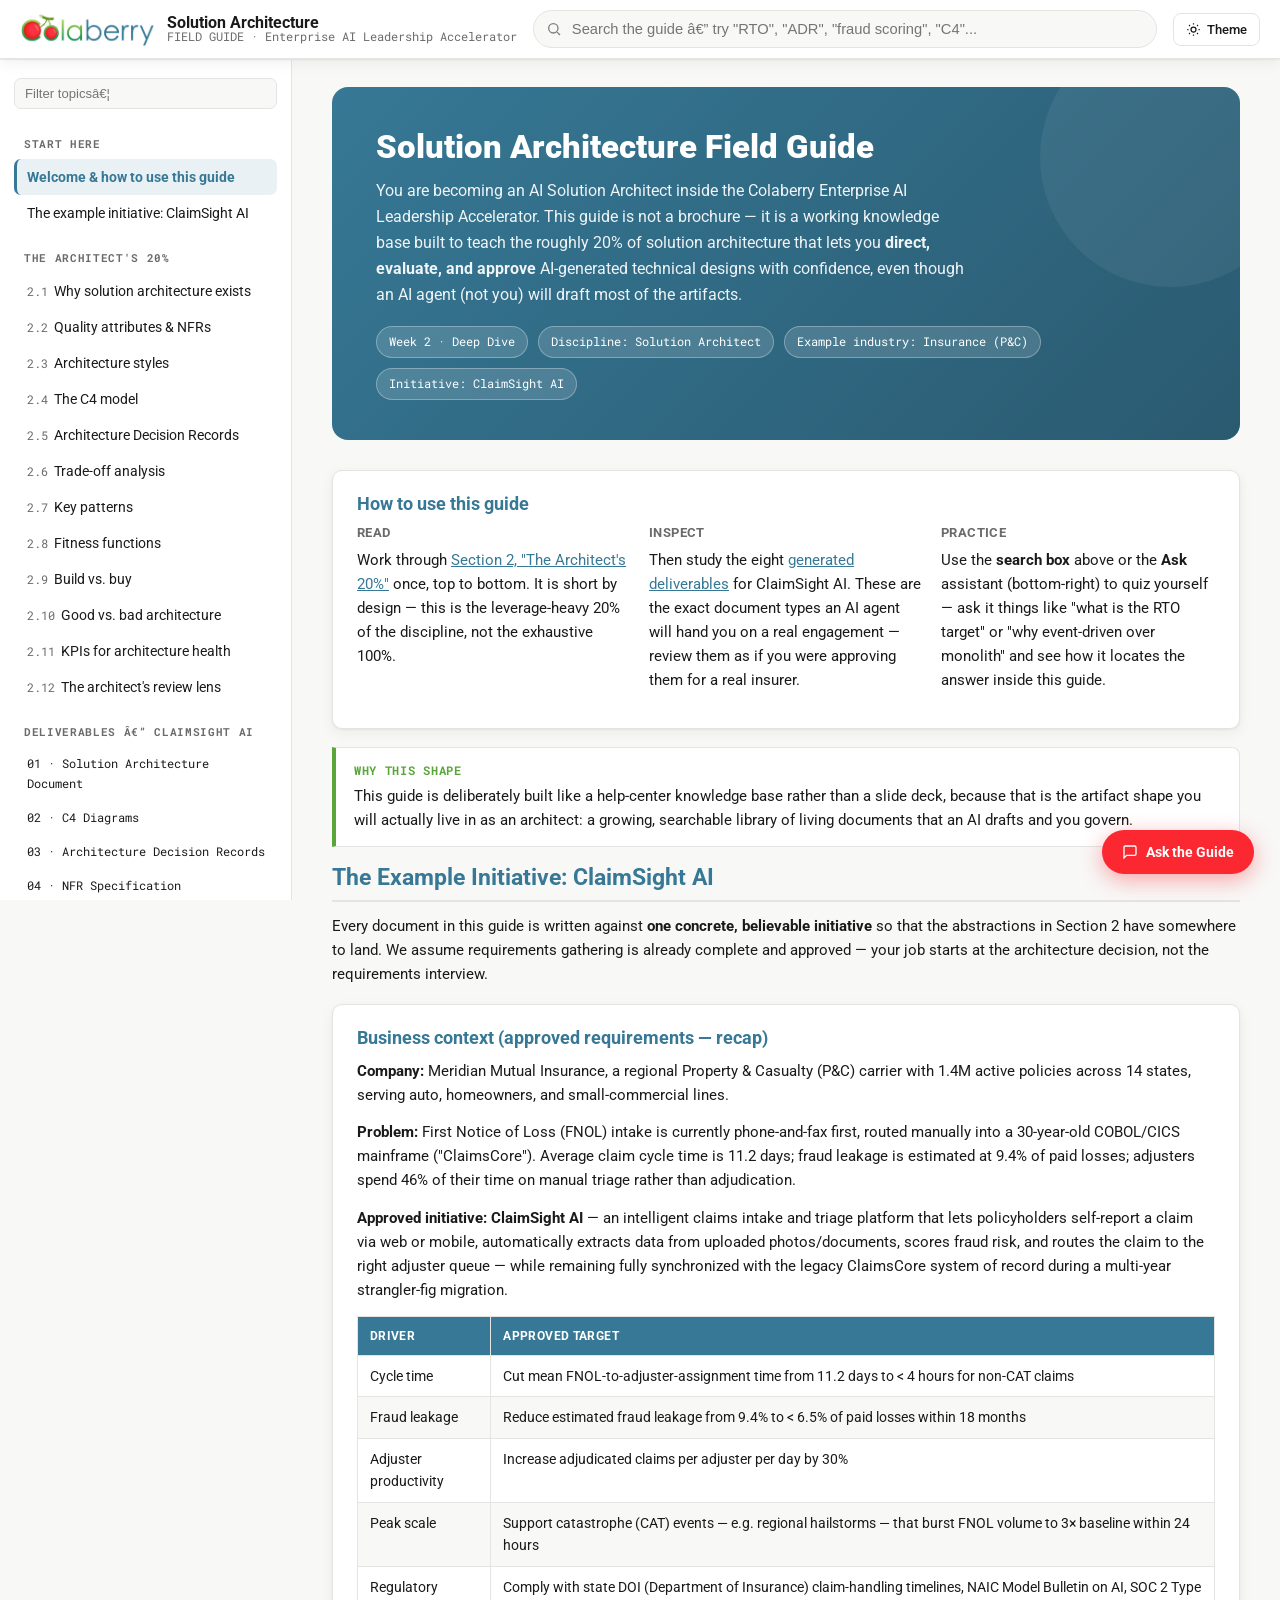
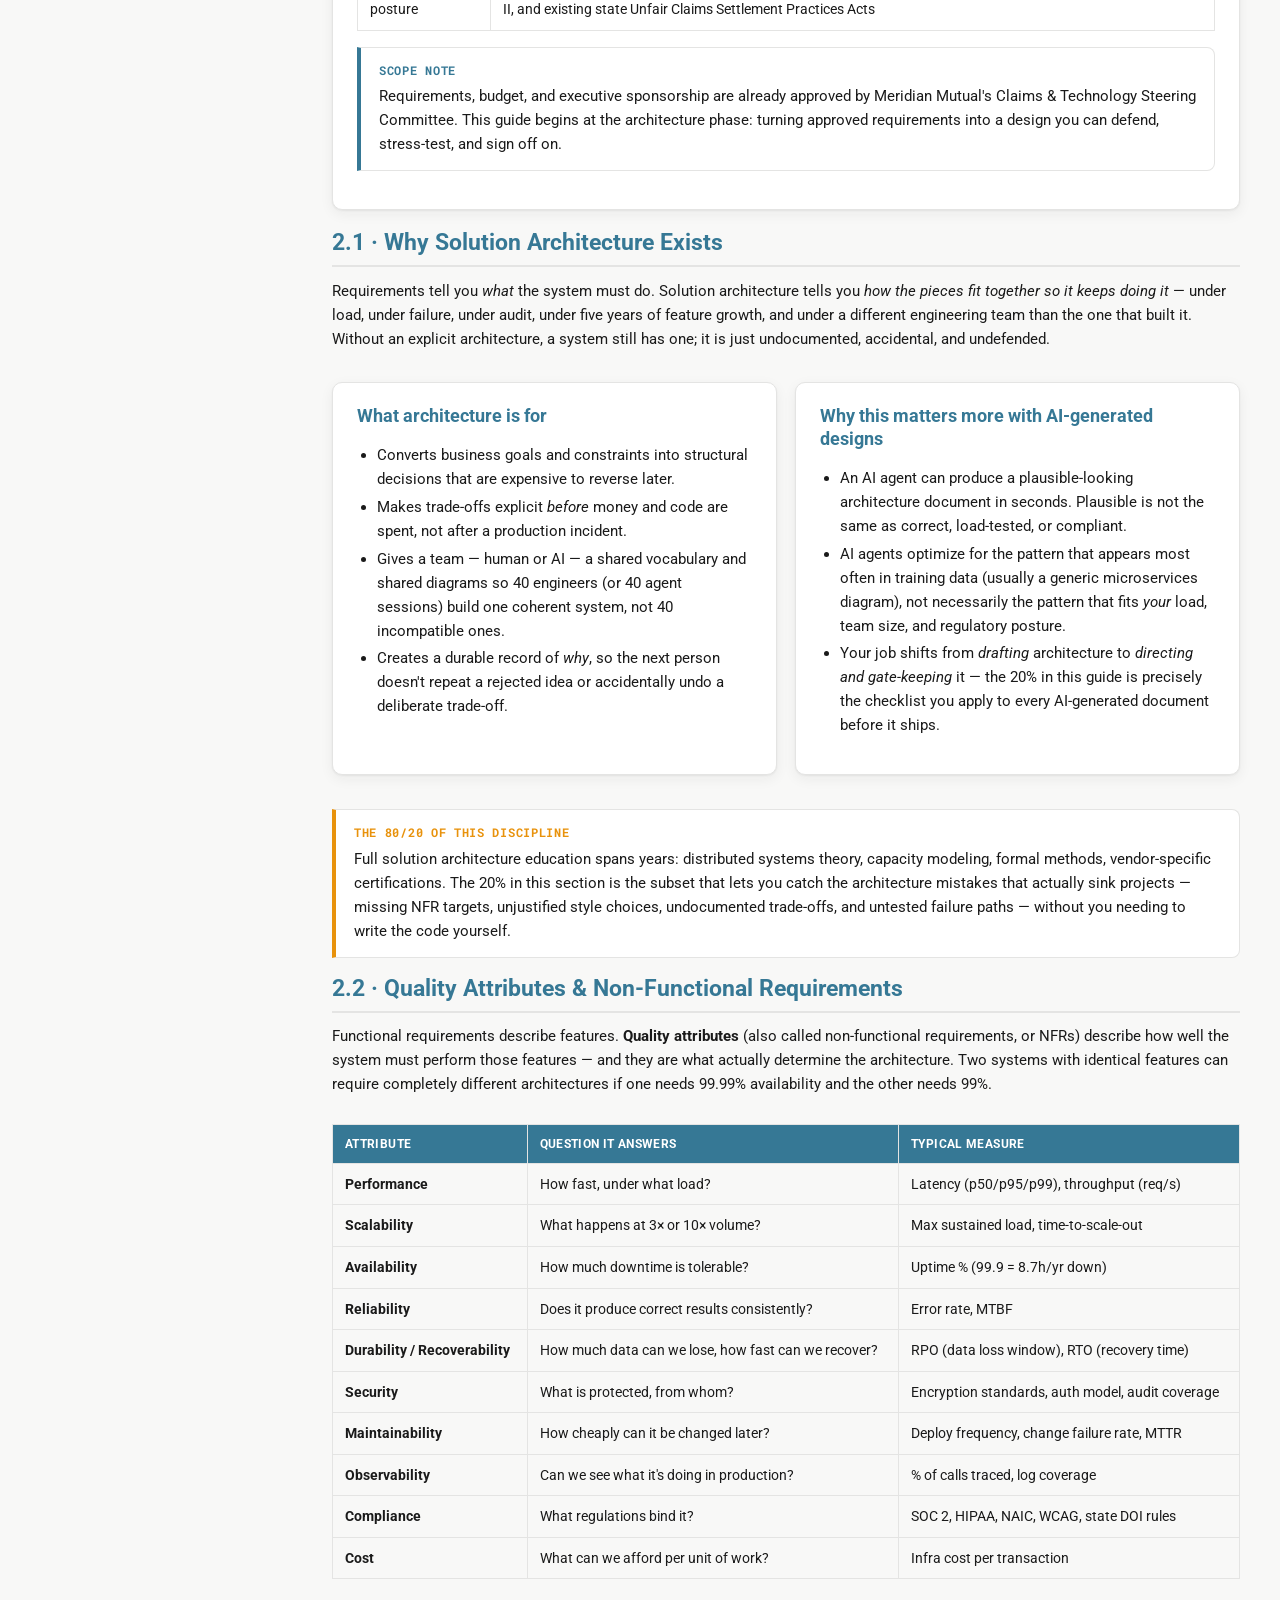
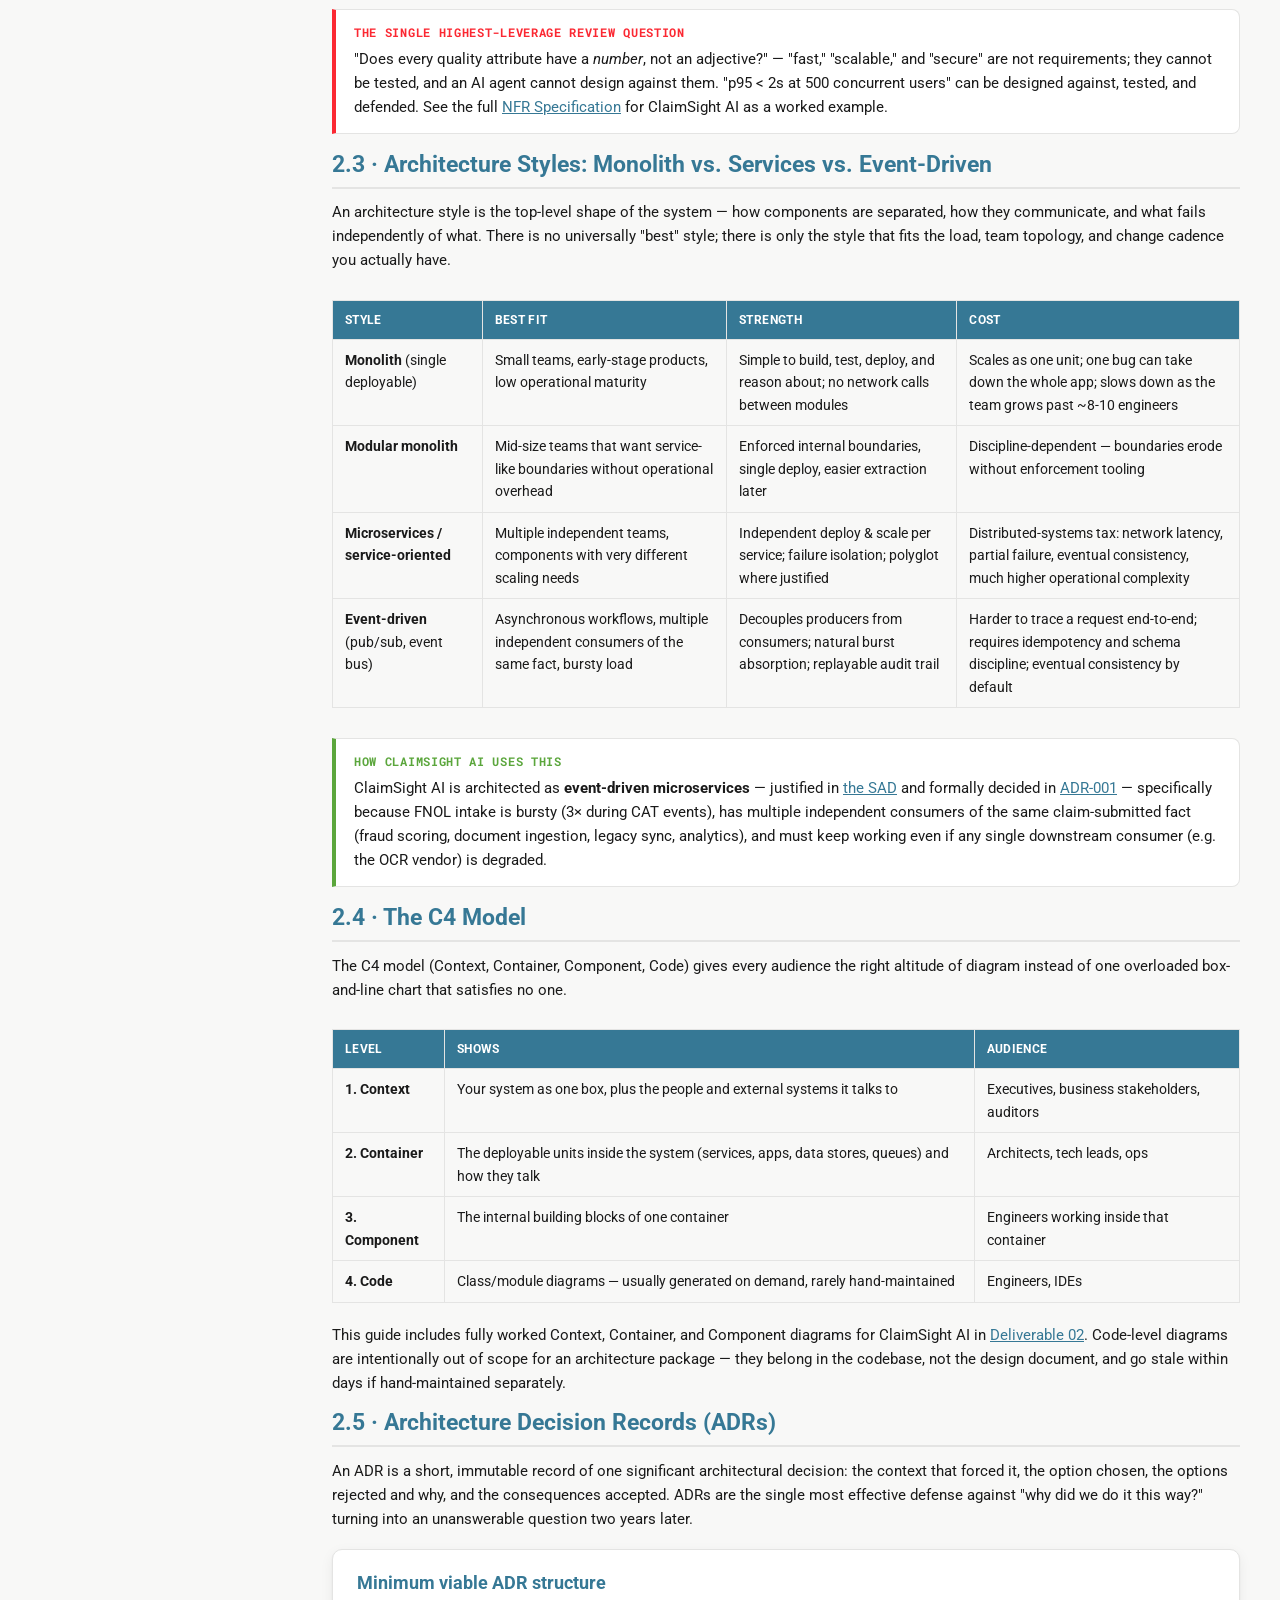
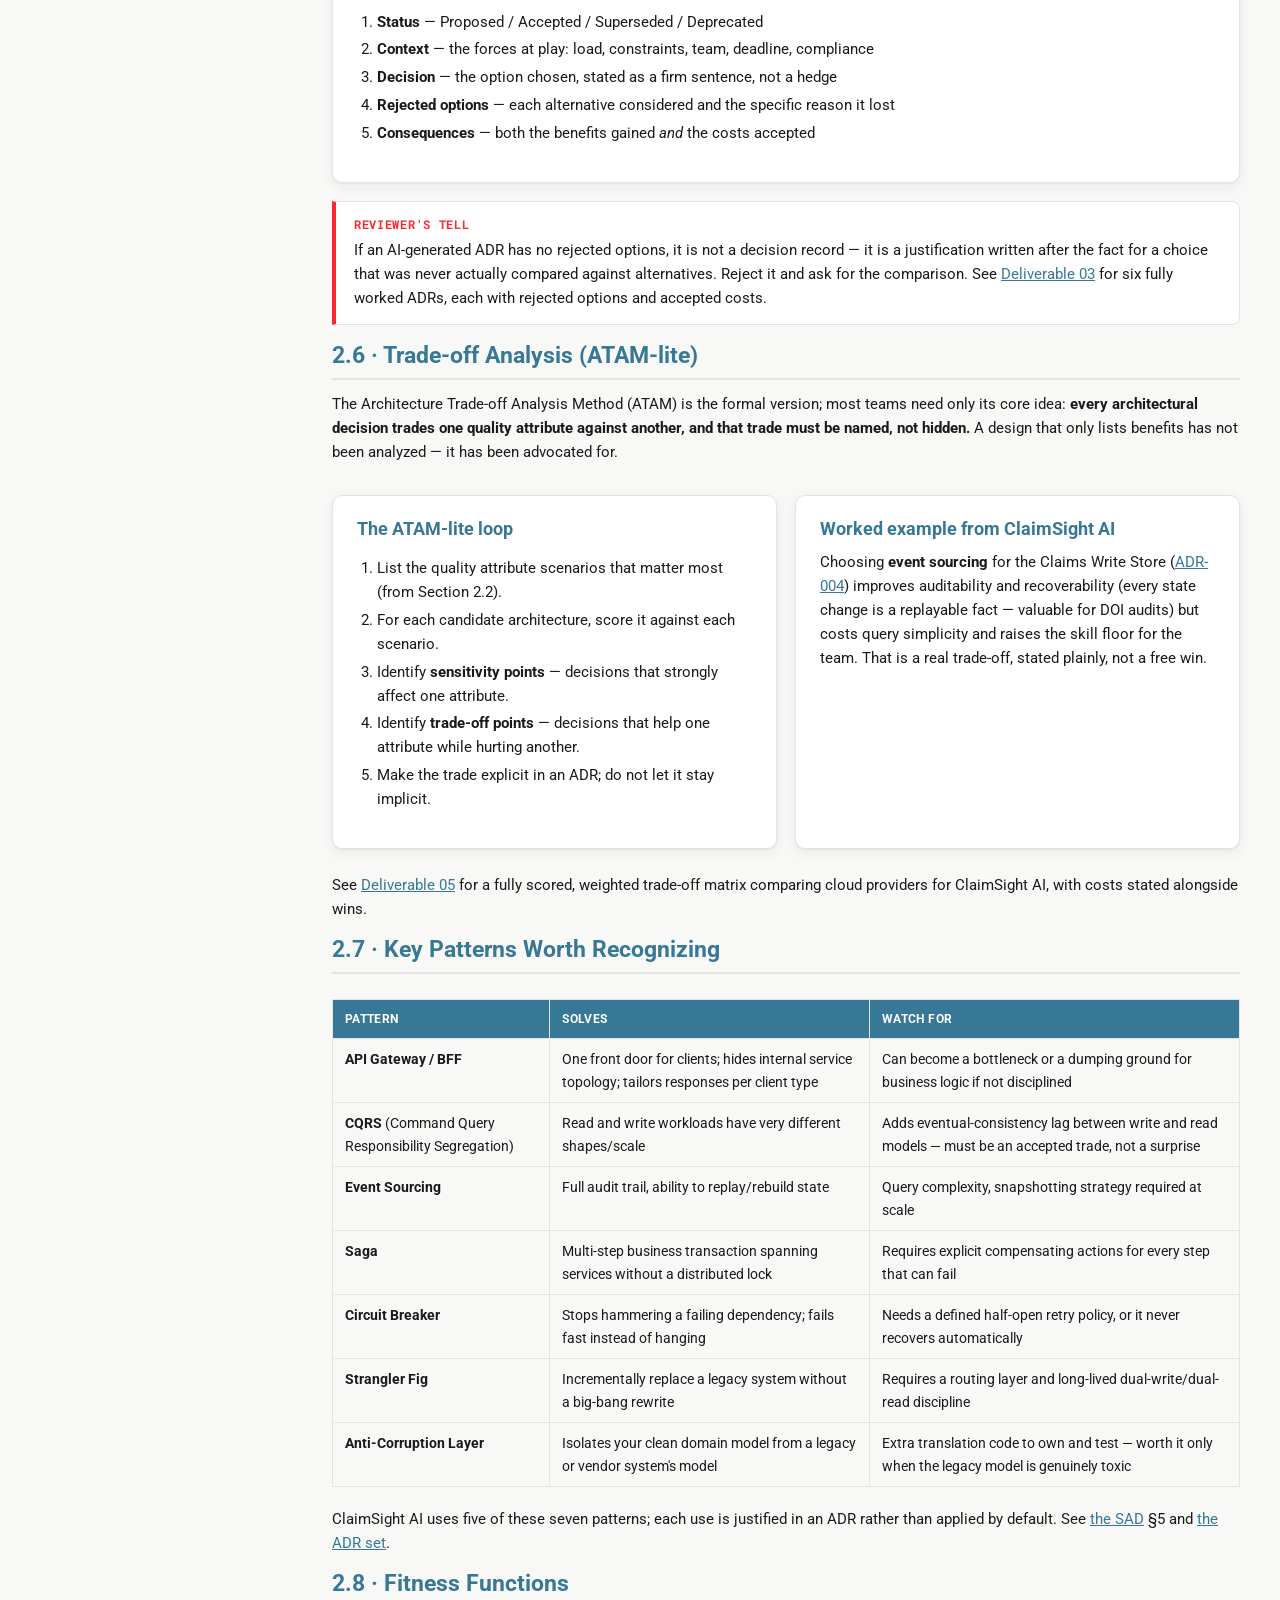
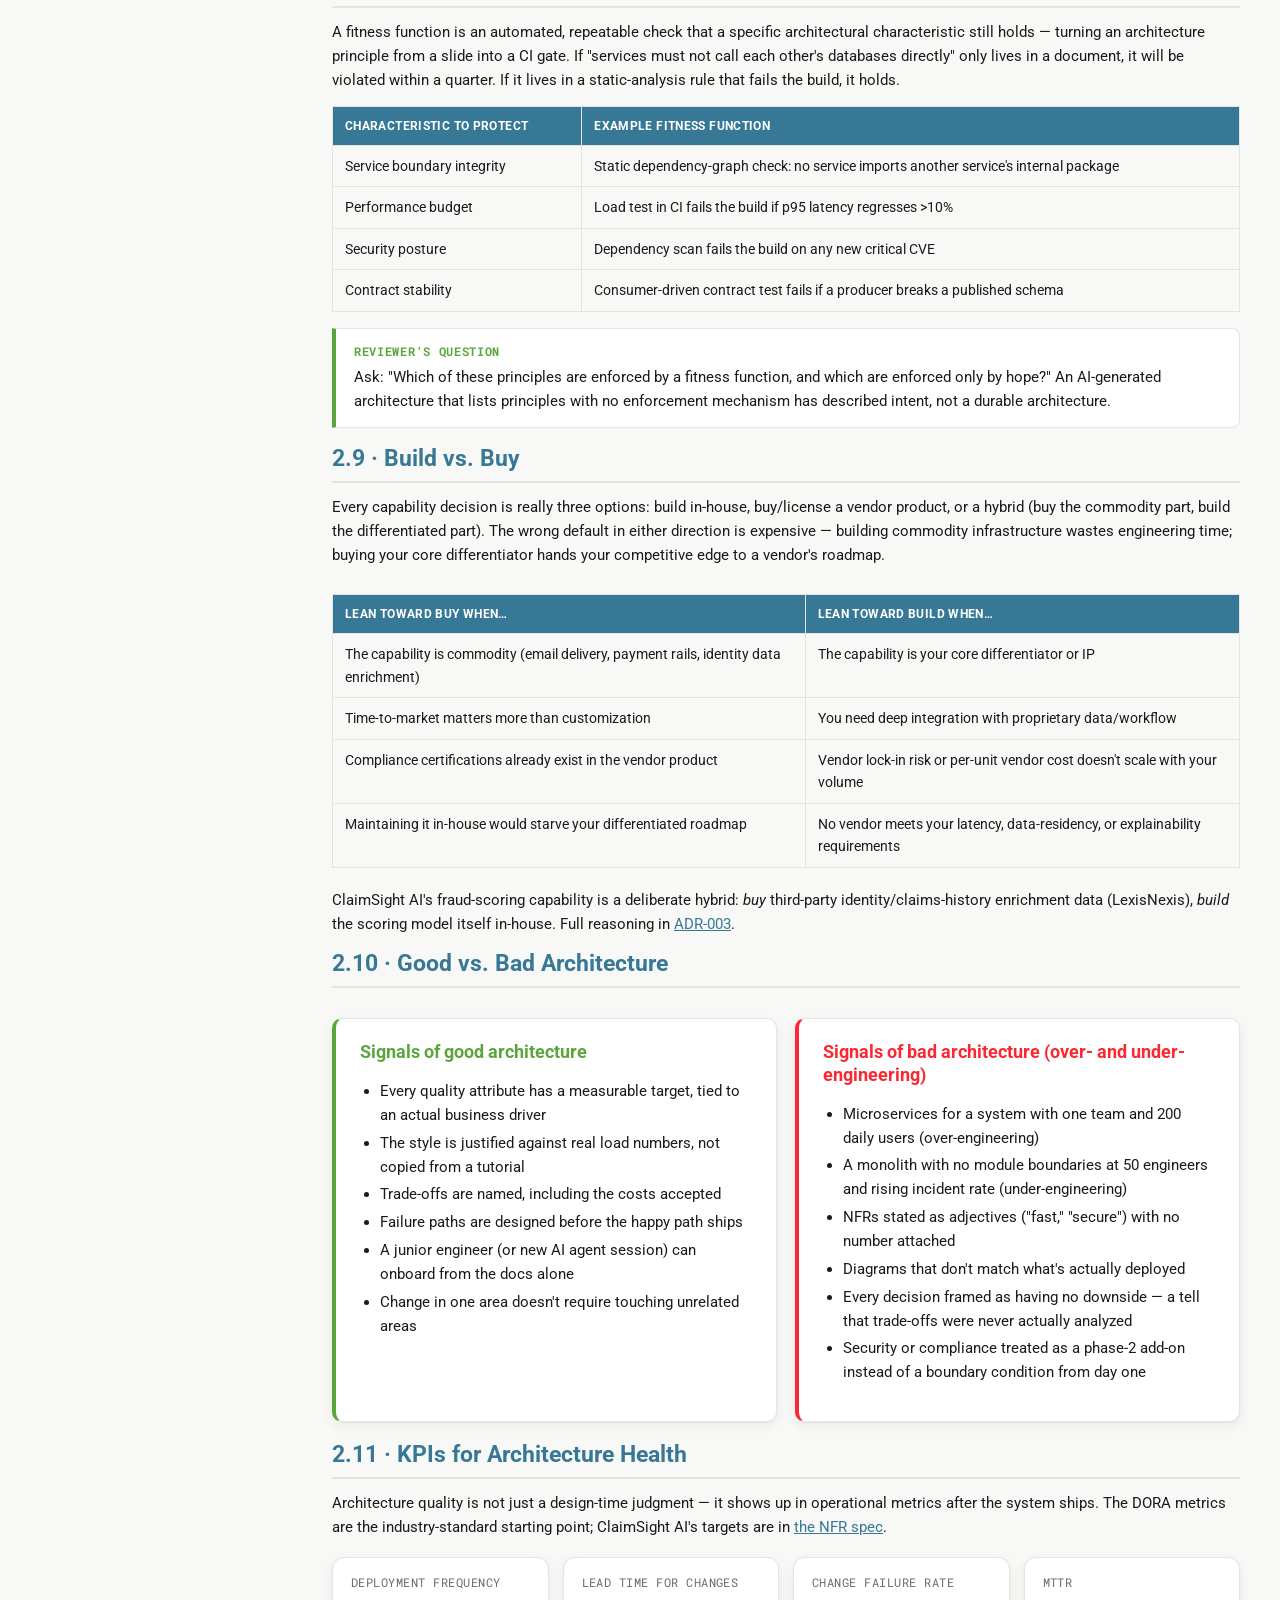
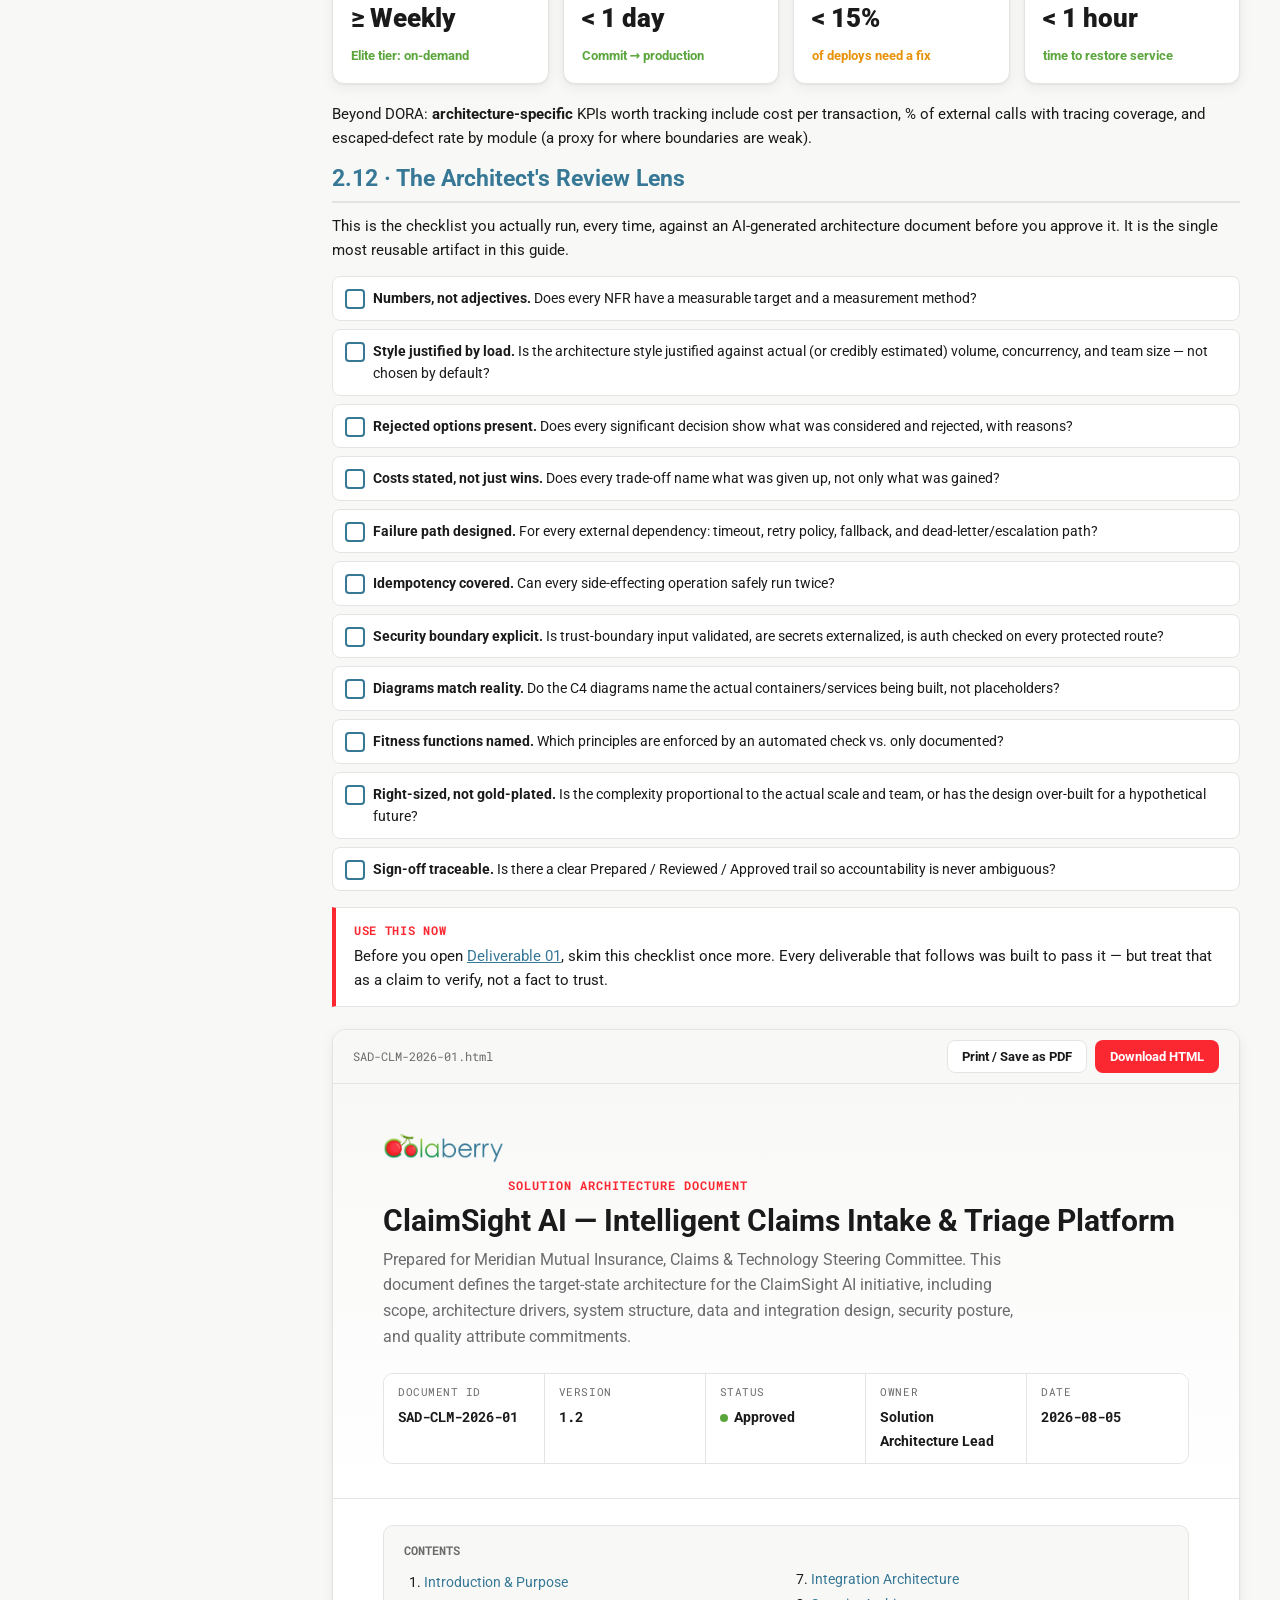
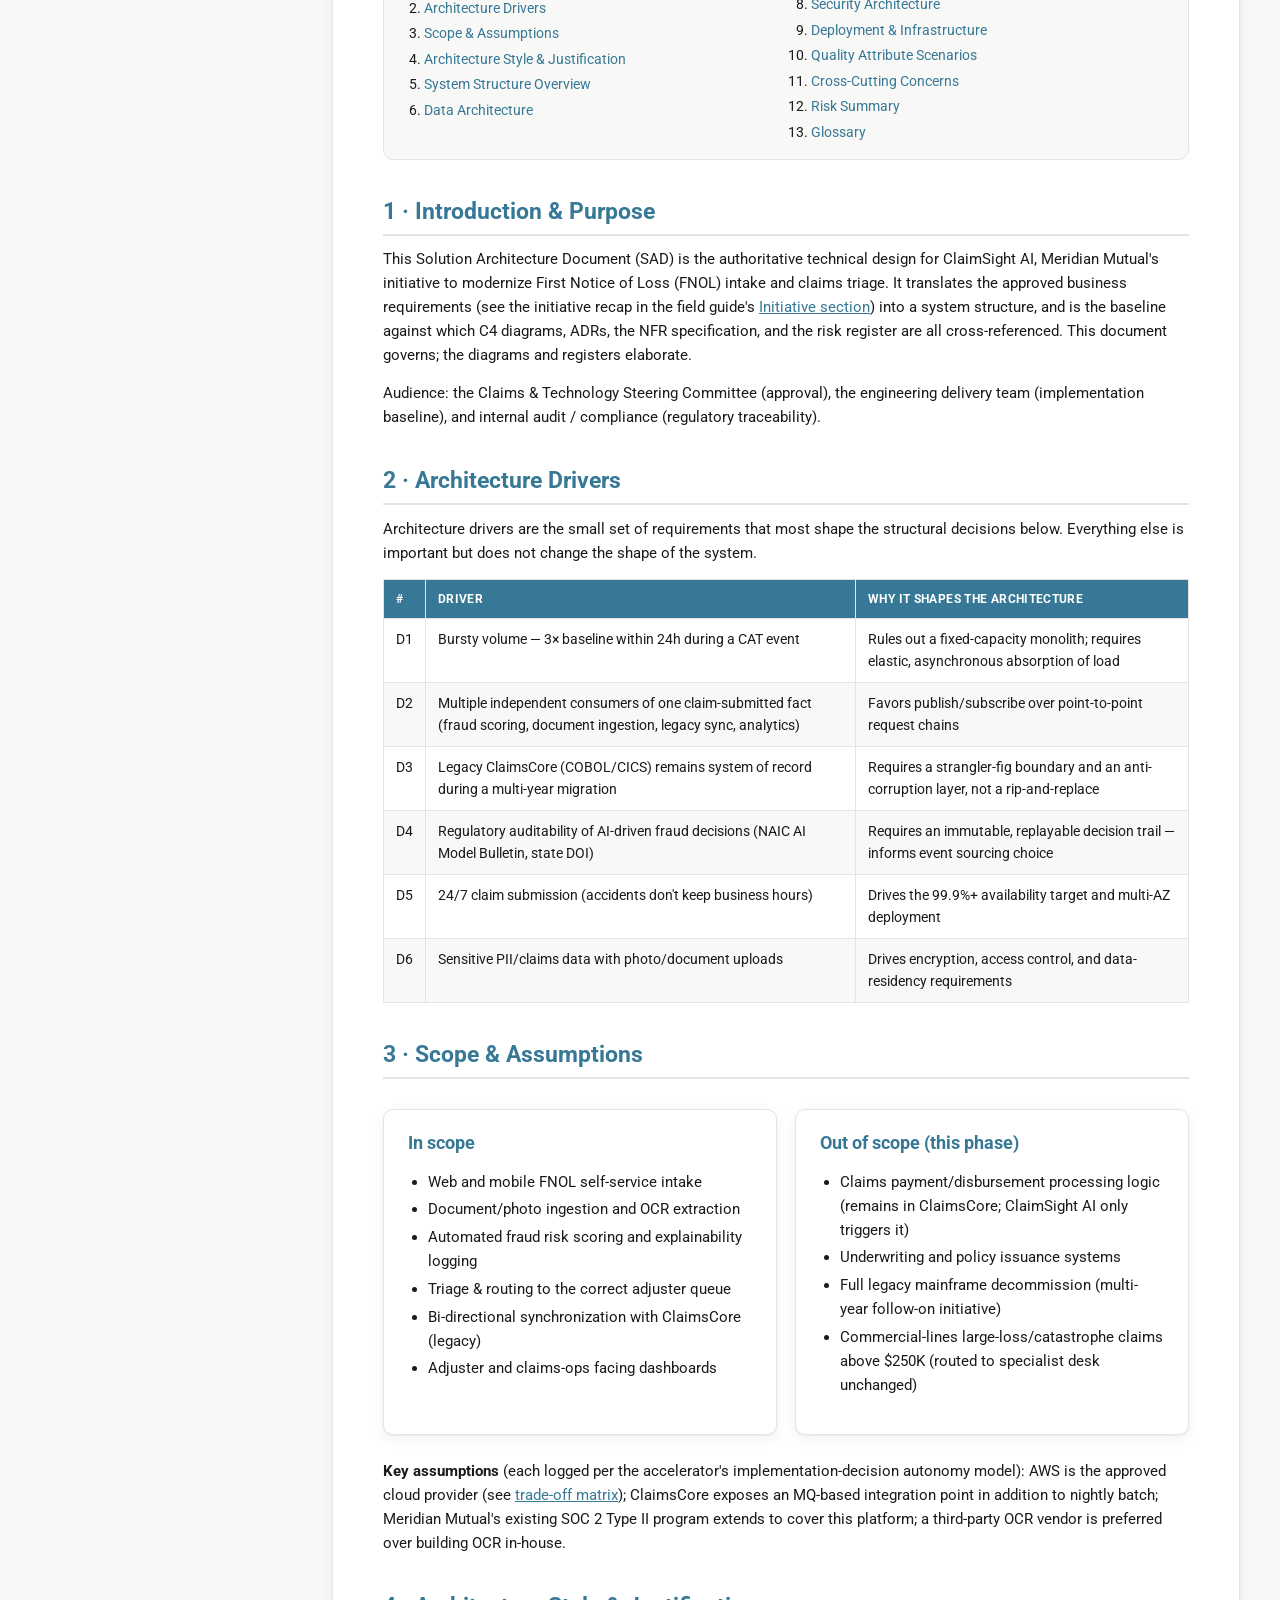
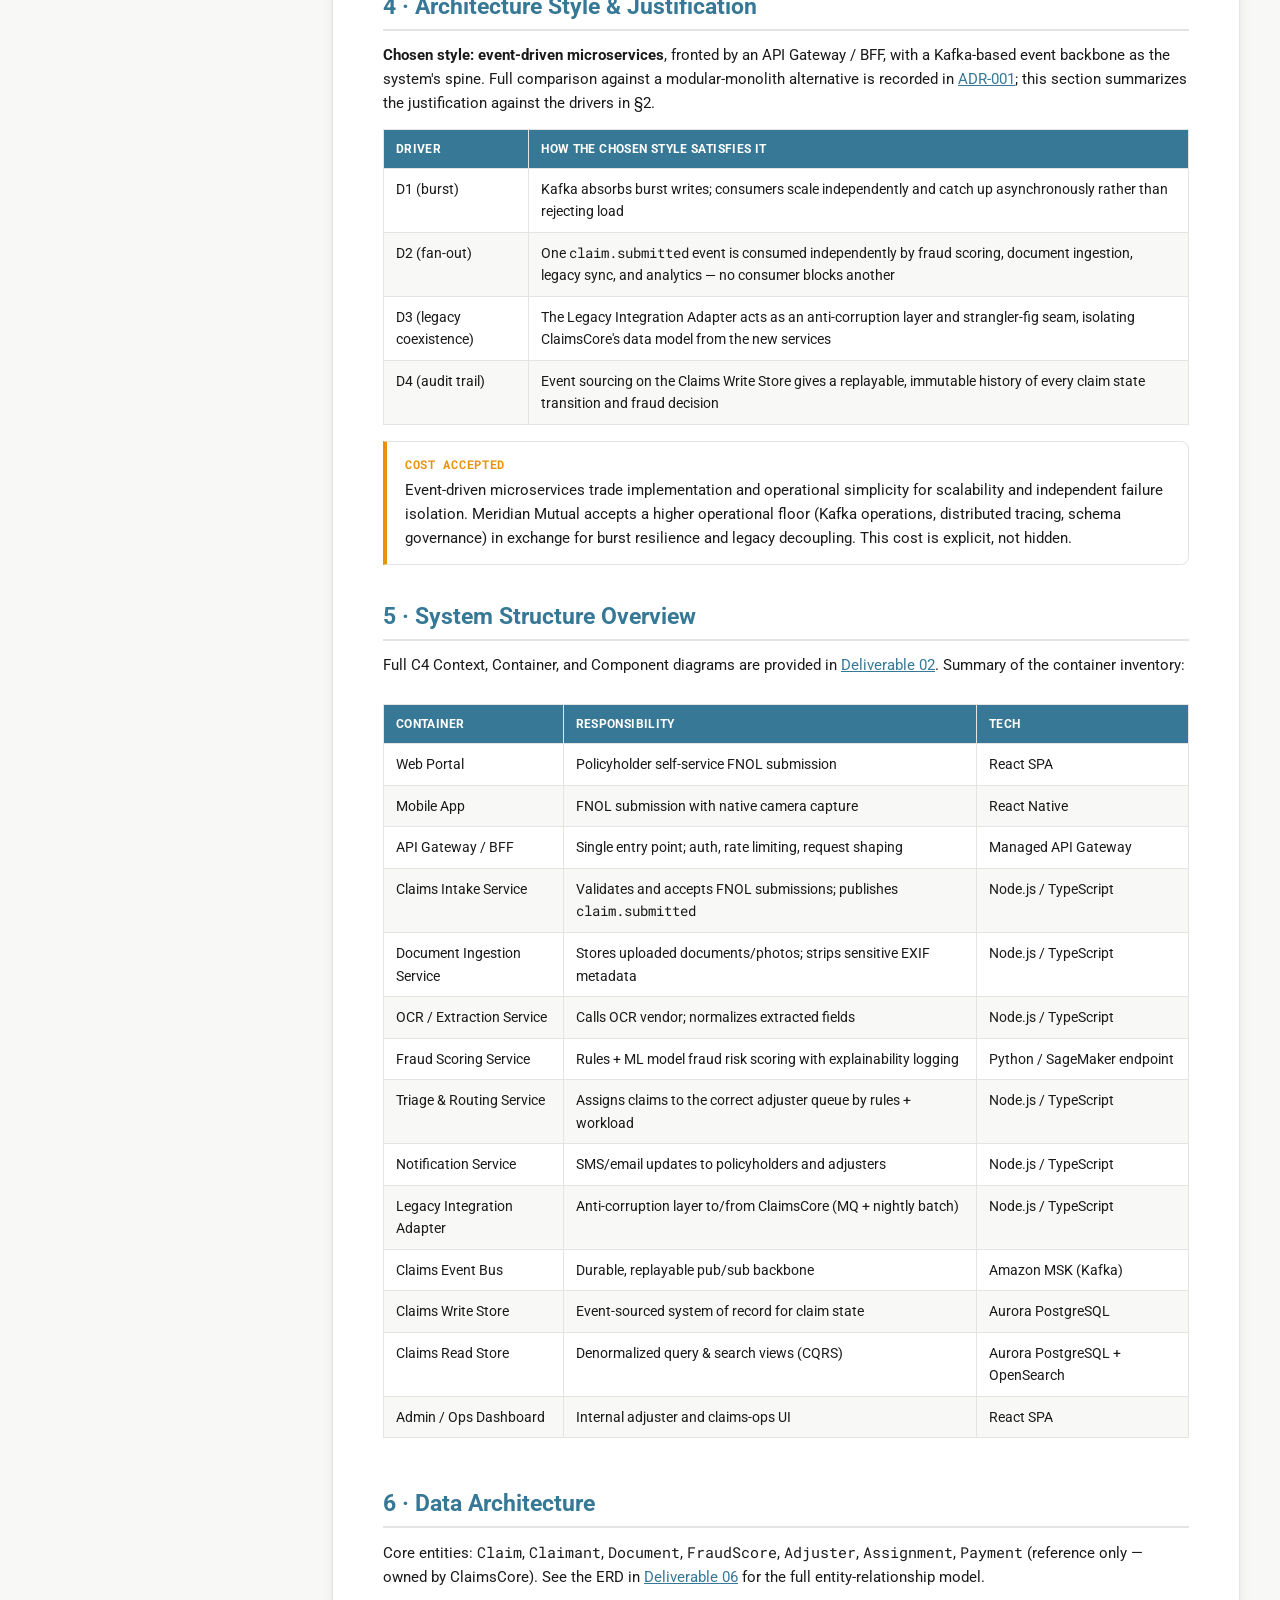
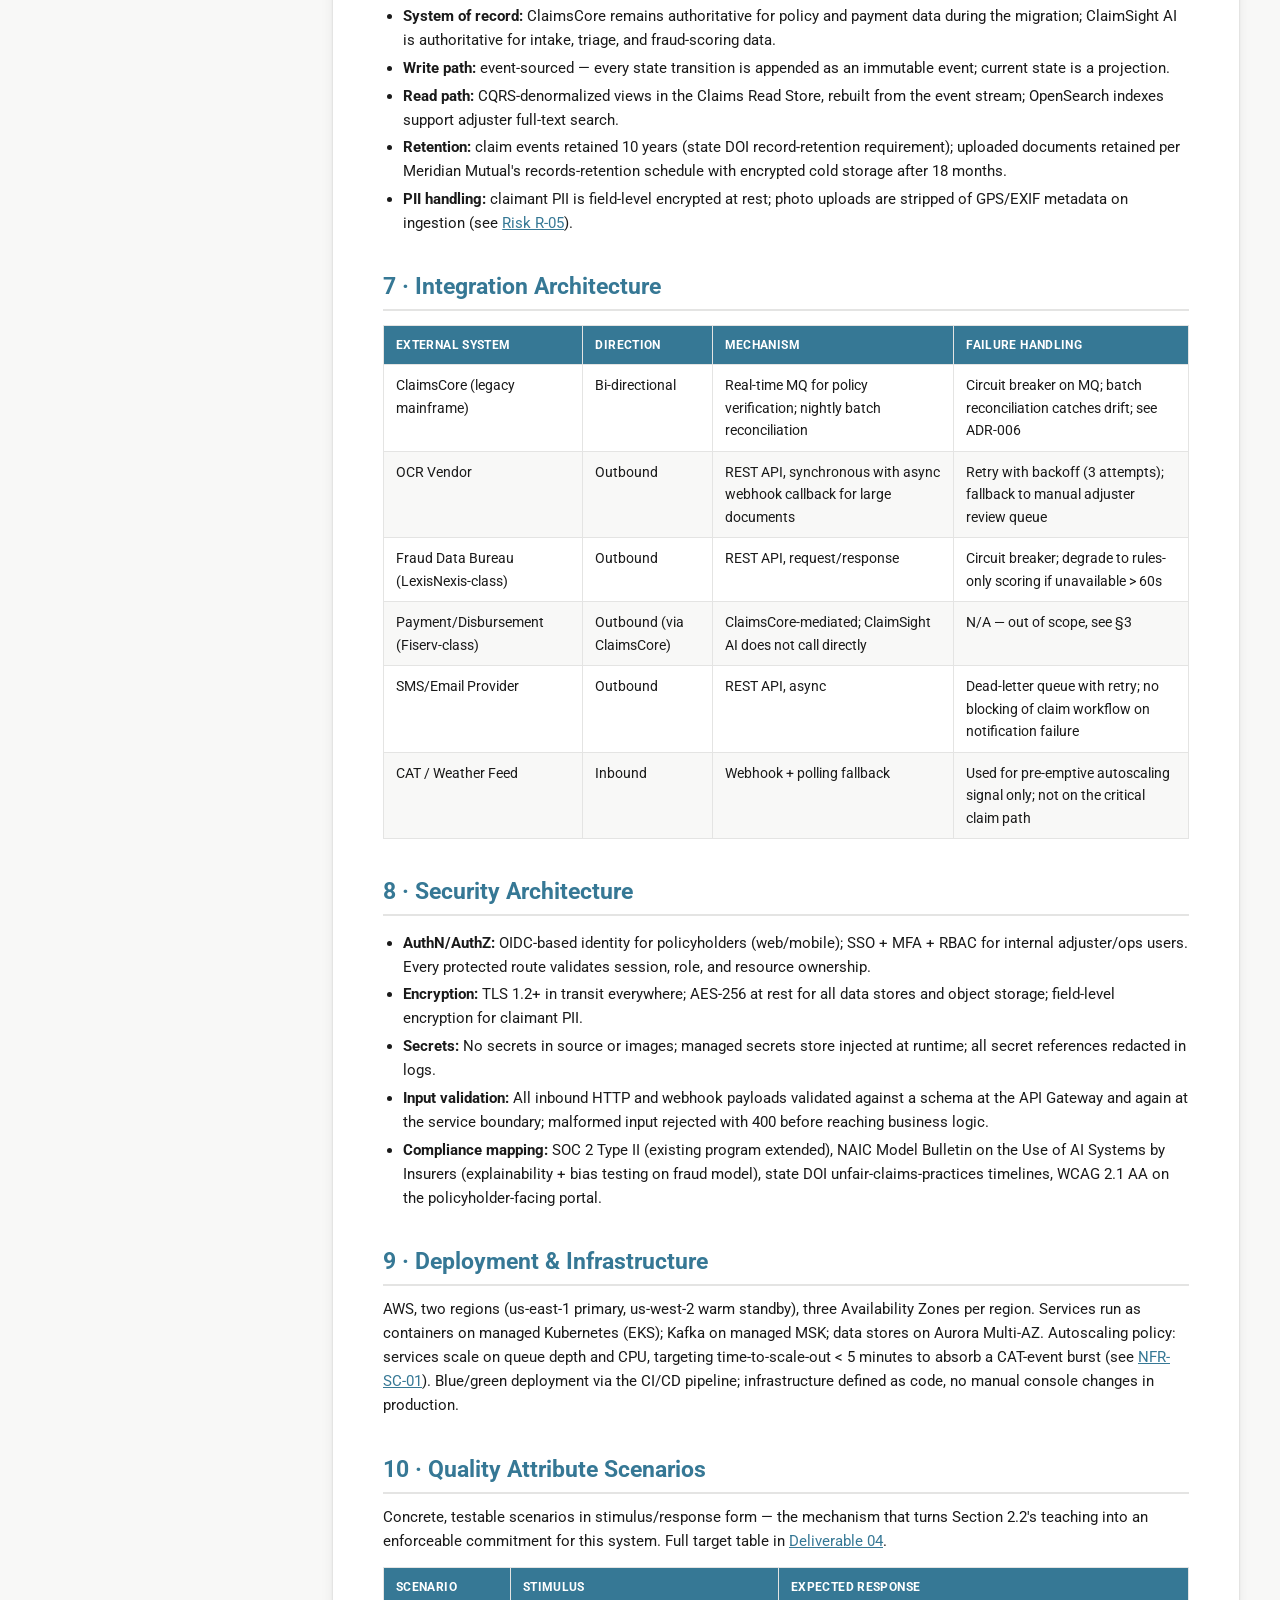
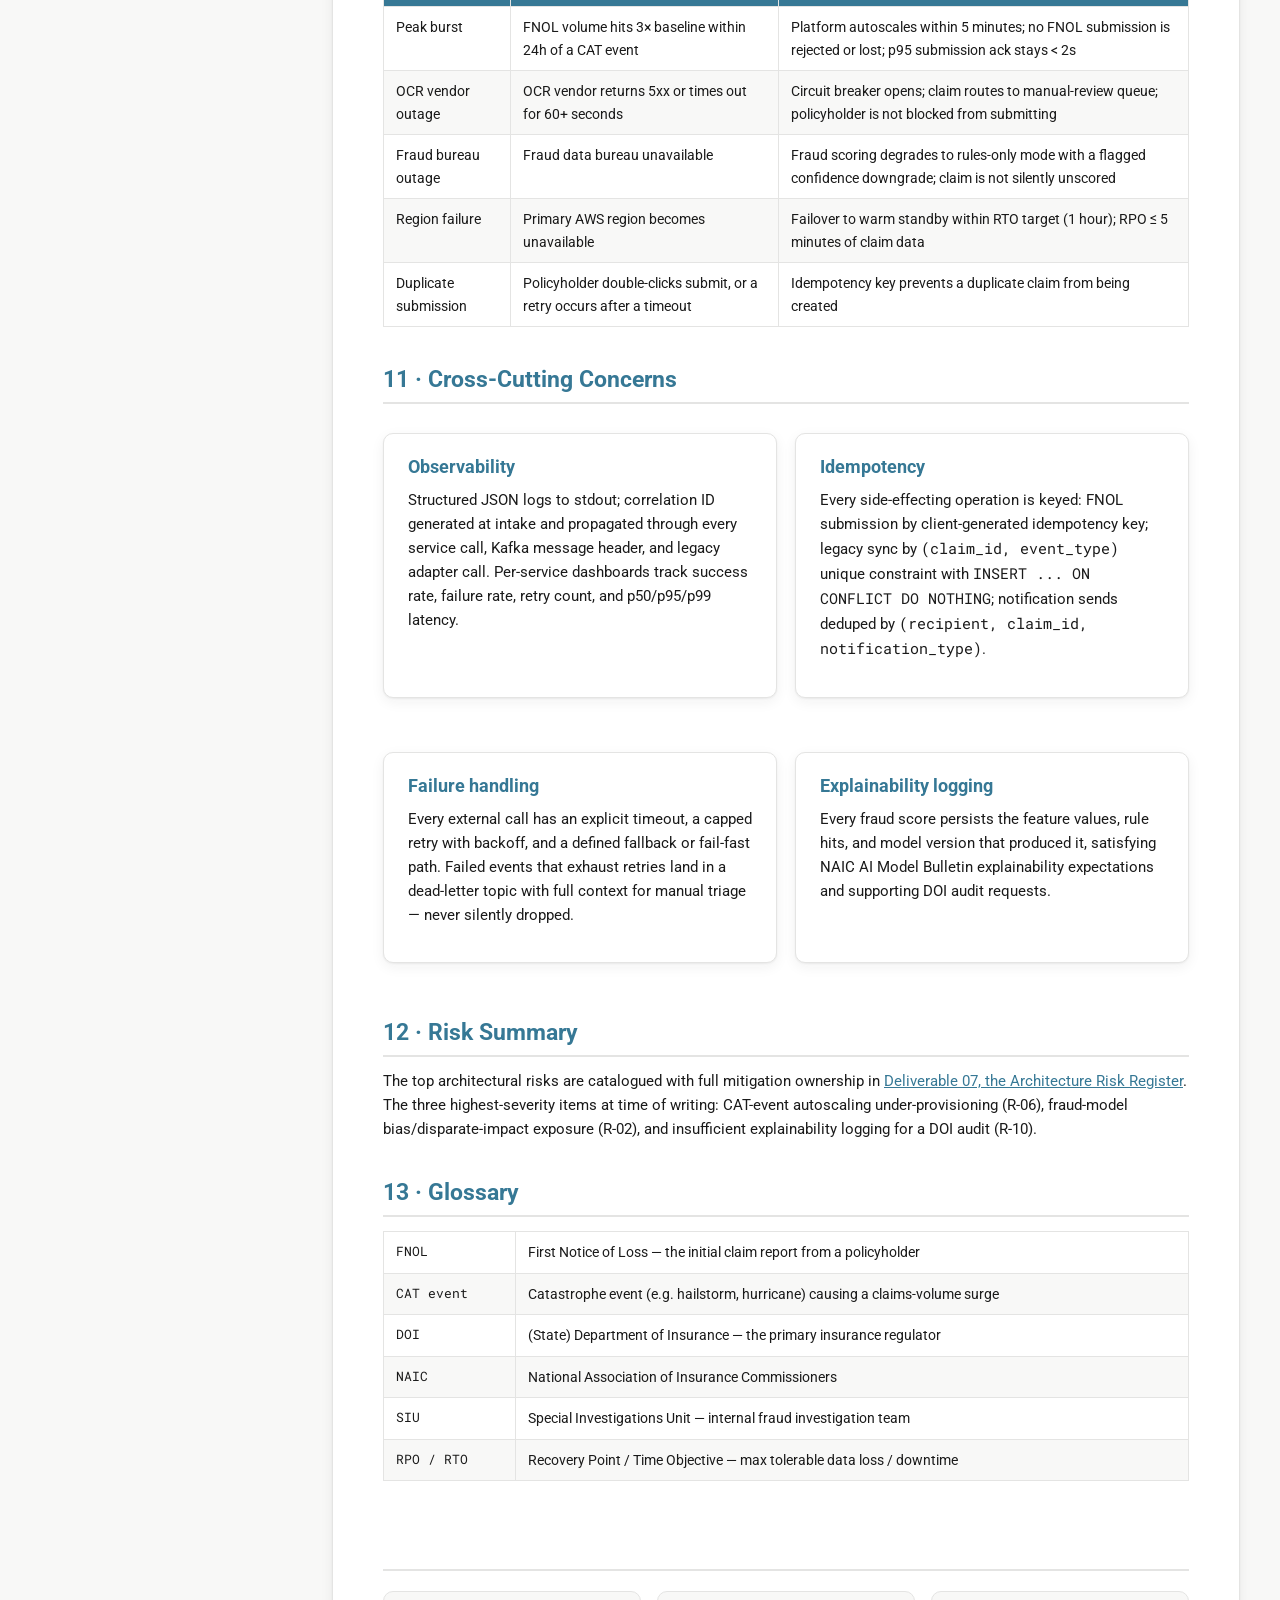
<file: SolutionArchitecture_FieldGuide.html>
<!doctype html>
<html lang="en">
<head>
<meta charset="UTF-8" />
<title>Solution Architecture Field Guide | Colaberry</title>
<meta name="viewport" content="width=device-width, initial-scale=1" />
<meta name="description" content="Solution Architect Field Guide for the Colaberry Enterprise AI Leadership Accelerator — the 20% of solution architecture needed to direct, evaluate, and approve AI-generated technical designs, illustrated end-to-end with the ClaimSight AI insurance claims platform." />
<link rel="preconnect" href="https://fonts.googleapis.com">
<link href="https://fonts.googleapis.com/css2?family=Roboto:ital,wght@0,300;0,400;0,500;0,700;0,900;1,400&family=Roboto+Mono:wght@400;500;700&display=swap" rel="stylesheet">
<style>
/* ============================================================
   COLABERRY DESIGN TOKENS â€” fixed brand values, do not alter
   ============================================================ */
:root{
  --cherry:#FB2832; --berry:#367895; --leaf:#5BA63C; --amber:#E8920C;
  --text:#1A1A1A; --muted:#6B6B6B; --border:#E4E4E3;
  --surface:#FFFFFF; --surface-2:#F8F8F7;
  --shadow: 0 1px 2px rgba(26,26,26,.06), 0 4px 14px rgba(26,26,26,.06);
  --radius: 10px;
  --font-sans: 'Roboto', system-ui, -apple-system, Segoe UI, Arial, sans-serif;
  --font-mono: 'Roboto Mono', ui-monospace, SFMono-Regular, Consolas, monospace;
  --nav-w: 292px;
  color-scheme: light;
}
:root[data-theme="dark"]{
  --cherry:#FF5960; --berry:#5EA9C4; --leaf:#8AC759; --amber:#E8920C;
  --text:#F2F2F1; --muted:#A3A3A2; --border:#333331;
  --surface:#161616; --surface-2:#0F0F0F;
  --shadow: 0 1px 2px rgba(0,0,0,.4), 0 4px 18px rgba(0,0,0,.45);
  color-scheme: dark;
}
@media (prefers-color-scheme: dark){
  :root:not([data-theme="light"]){
    --cherry:#FF5960; --berry:#5EA9C4; --leaf:#8AC759; --amber:#E8920C;
    --text:#F2F2F1; --muted:#A3A3A2; --border:#333331;
    --surface:#161616; --surface-2:#0F0F0F;
    --shadow: 0 1px 2px rgba(0,0,0,.4), 0 4px 18px rgba(0,0,0,.45);
    color-scheme: dark;
  }
}
*{box-sizing:border-box;}
html,body{margin:0;padding:0;}
body{
  font-family:var(--font-sans);
  color:var(--text);
  background:var(--surface-2);
  -webkit-font-smoothing:antialiased;
  font-size:15px;
  line-height:1.6;
}
h1,h2,h3,h4,h5{
  font-family:var(--font-sans);
  color:var(--berry);
  font-weight:700;
  line-height:1.25;
  margin:0 0 .5em 0;
}
h1{font-size:1.9rem;font-weight:900;}
h2{font-size:1.45rem; padding-bottom:.35em; border-bottom:2px solid var(--border);}
h3{font-size:1.14rem;}
h4{font-size:.98rem; color:var(--text); text-transform:uppercase; letter-spacing:.03em; font-size:.82rem; color:var(--muted); font-weight:700;}
p{margin:.4em 0 .9em 0;}
a{color:var(--berry);}
code, .mono{font-family:var(--font-mono);}
small.mono, .tag, .badge{font-family:var(--font-mono);}
ul,ol{padding-left:1.35em;}
li{margin:.25em 0;}
hr{border:none;border-top:1px solid var(--border); margin:1.5em 0;}
img.logo{height:38px;display:block;}
button{font-family:var(--font-sans); cursor:pointer;}

/* ---------- Skip / focus ---------- */
a:focus-visible, button:focus-visible, input:focus-visible{
  outline:2px solid var(--berry); outline-offset:2px;
}
.skip-link{position:absolute; left:-999px; top:0; background:var(--cherry); color:#fff; padding:.6em 1em; border-radius:0 0 8px 0; z-index:999;}
.skip-link:focus{left:0;}

/* ============================================================
   TOP BAR
   ============================================================ */
.topbar{
  position:sticky; top:0; z-index:60;
  display:flex; align-items:center; gap:16px;
  background:var(--surface); border-bottom:1px solid var(--border);
  padding:10px 20px; box-shadow:var(--shadow);
}
.topbar .brandblock{display:flex; align-items:center; gap:12px; min-width:250px;}
.topbar .brandtext{display:flex; flex-direction:column; line-height:1.1;}
.topbar .brandtext strong{font-size:.98rem; color:var(--text);}
.topbar .brandtext span{font-size:.72rem; color:var(--muted); font-family:var(--font-mono);}
.topbar .searchwrap{flex:1; max-width:640px; position:relative;}
.topbar input[type="search"]{
  width:100%; padding:10px 14px 10px 38px; border-radius:999px;
  border:1px solid var(--border); background:var(--surface-2); color:var(--text);
  font-size:.92rem;
}
.topbar .searchwrap svg{position:absolute; left:13px; top:50%; transform:translateY(-50%); opacity:.55;}
.topbar .searchresults{
  position:absolute; top:calc(100% + 6px); left:0; right:0; background:var(--surface);
  border:1px solid var(--border); border-radius:10px; box-shadow:var(--shadow);
  max-height:60vh; overflow:auto; display:none; z-index:70;
}
.topbar .searchresults.open{display:block;}
.searchresults .sr-item{display:block; padding:10px 14px; border-bottom:1px solid var(--border); text-decoration:none; color:var(--text);}
.searchresults .sr-item:last-child{border-bottom:none;}
.searchresults .sr-item:hover, .searchresults .sr-item.active{background:var(--surface-2);}
.searchresults .sr-item .sr-sec{font-size:.72rem; color:var(--berry); font-family:var(--font-mono); text-transform:uppercase; letter-spacing:.03em;}
.searchresults .sr-item .sr-title{font-weight:700; font-size:.9rem;}
.searchresults .sr-item .sr-snip{font-size:.8rem; color:var(--muted);}
.searchresults .sr-empty{padding:14px; color:var(--muted); font-size:.86rem;}
mark{background:rgba(232,146,12,.35); color:inherit; border-radius:2px;}
.topbar .actions{display:flex; align-items:center; gap:8px;}
.iconbtn{
  border:1px solid var(--border); background:var(--surface); color:var(--text);
  border-radius:8px; padding:8px 12px; font-size:.82rem; font-weight:500;
  display:inline-flex; align-items:center; gap:6px;
}
.iconbtn:hover{border-color:var(--berry); color:var(--berry);}

/* ============================================================
   SHELL / LAYOUT
   ============================================================ */
.shell{display:flex; align-items:flex-start; max-width:1560px; margin:0 auto;}
.sidenav{
  width:var(--nav-w); flex:0 0 var(--nav-w);
  position:sticky; top:60px; align-self:flex-start;
  height:calc(100vh - 60px); overflow-y:auto;
  border-right:1px solid var(--border); background:var(--surface);
  padding:18px 14px 60px 14px;
}
.sidenav .navfilter{
  width:100%; padding:7px 10px; margin-bottom:14px; border-radius:7px;
  border:1px solid var(--border); background:var(--surface-2); color:var(--text); font-size:.82rem;
}
.navgroup{margin-bottom:6px;}
.navgroup > .navgrouptitle{
  font-size:.7rem; text-transform:uppercase; letter-spacing:.06em; color:var(--muted);
  font-weight:700; padding:12px 10px 6px 10px; font-family:var(--font-mono);
}
.navlink{
  display:block; padding:7px 10px; border-radius:7px; text-decoration:none;
  color:var(--text); font-size:.86rem; border-left:3px solid transparent;
}
.navlink:hover{background:var(--surface-2);}
.navlink.active{background:rgba(54,120,149,.1); border-left-color:var(--berry); color:var(--berry); font-weight:700;}
.navlink.doclink{font-family:var(--font-mono); font-size:.78rem;}
.navlink .navnum{color:var(--muted); font-family:var(--font-mono); margin-right:6px; font-size:.76rem;}

.content{flex:1; min-width:0; padding:28px 40px 120px 40px;}
.content section{scroll-margin-top:72px;}

/* ============================================================
   HERO / INTRO
   ============================================================ */
.hero{
  background:linear-gradient(135deg, var(--berry) 0%, #2a5a70 100%);
  color:#fff; border-radius:16px; padding:40px 44px; margin-bottom:30px;
  position:relative; overflow:hidden;
}
.hero::after{content:""; position:absolute; right:-60px; top:-60px; width:260px; height:260px; border-radius:50%; background:rgba(255,255,255,.06);}
.hero h1{color:#fff; font-size:2.05rem; margin-bottom:.3em;}
.hero p{color:rgba(255,255,255,.92); max-width:66ch; font-size:1.02rem;}
.hero .herotags{display:flex; gap:10px; flex-wrap:wrap; margin-top:18px;}
.herotags span{
  background:rgba(255,255,255,.14); border:1px solid rgba(255,255,255,.3);
  padding:5px 12px; border-radius:999px; font-size:.78rem; font-family:var(--font-mono);
}

/* ============================================================
   CARDS / CALLOUTS / TABLES
   ============================================================ */
.card{
  background:var(--surface); border:1px solid var(--border); border-radius:var(--radius);
  padding:22px 24px; margin:18px 0; box-shadow:var(--shadow);
}
.grid2{display:grid; grid-template-columns:1fr 1fr; gap:18px;}
.grid3{display:grid; grid-template-columns:repeat(3,1fr); gap:18px;}
@media (max-width:900px){.grid2,.grid3{grid-template-columns:1fr;}}

.callout{
  border-left:4px solid var(--berry); background:var(--surface); border-radius:0 8px 8px 0;
  padding:14px 18px; margin:16px 0; border:1px solid var(--border); border-left-width:4px;
}
.callout.tip{border-left-color:var(--leaf);}
.callout.warn{border-left-color:var(--amber);}
.callout.critical{border-left-color:var(--cherry);}
.callout .co-label{font-family:var(--font-mono); font-size:.72rem; text-transform:uppercase; letter-spacing:.06em; font-weight:700; color:var(--berry); display:block; margin-bottom:4px;}
.callout.tip .co-label{color:var(--leaf);}
.callout.warn .co-label{color:var(--amber);}
.callout.critical .co-label{color:var(--cherry);}

table{width:100%; border-collapse:collapse; margin:14px 0; font-size:.88rem;}
th,td{padding:9px 12px; border:1px solid var(--border); text-align:left; vertical-align:top;}
thead th{background:var(--berry); color:#fff; font-weight:700; font-size:.78rem; text-transform:uppercase; letter-spacing:.03em;}
tbody tr:nth-child(even){background:var(--surface-2);}
td.mono, th.mono{font-family:var(--font-mono); font-size:.82rem;}
.tblwrap{overflow-x:auto;}

.badge{display:inline-block; padding:2px 9px; border-radius:999px; font-size:.72rem; font-weight:700; font-family:var(--font-mono);}
.badge.must{background:rgba(251,40,50,.12); color:var(--cherry);}
.badge.should{background:rgba(232,146,12,.14); color:var(--amber);}
.badge.good{background:rgba(91,166,60,.14); color:var(--leaf);}
.badge.info{background:rgba(54,120,149,.13); color:var(--berry);}
.badge.high{background:rgba(251,40,50,.12); color:var(--cherry);}
.badge.med{background:rgba(232,146,12,.14); color:var(--amber);}
.badge.low{background:rgba(91,166,60,.14); color:var(--leaf);}

.status-dot{display:inline-block; width:8px; height:8px; border-radius:50%; margin-right:6px;}
.status-dot.good{background:var(--leaf);}
.status-dot.warn{background:var(--amber);}
.status-dot.crit{background:var(--cherry);}

/* ============================================================
   KPI TILES
   ============================================================ */
.kpi-row{display:grid; grid-template-columns:repeat(4,1fr); gap:14px; margin:18px 0;}
@media (max-width:1100px){.kpi-row{grid-template-columns:repeat(2,1fr);}}
.kpi-tile{
  background:var(--surface); border:1px solid var(--border); border-radius:12px; padding:16px 18px;
  box-shadow:var(--shadow);
}
.kpi-tile .kpi-label{font-size:.74rem; color:var(--muted); text-transform:uppercase; letter-spacing:.04em; font-family:var(--font-mono);}
.kpi-tile .kpi-value{font-size:1.65rem; font-weight:900; color:var(--text); margin:.15em 0;}
.kpi-tile .kpi-delta{font-size:.8rem; font-weight:700; display:inline-flex; align-items:center; gap:4px;}
.kpi-tile .kpi-delta.good{color:var(--leaf);}
.kpi-tile .kpi-delta.bad{color:var(--cherry);}
.kpi-tile .kpi-delta.warn{color:var(--amber);}

/* ============================================================
   DIAGRAMS / CHARTS
   ============================================================ */
.diagram-wrap{
  background:var(--surface); border:1px solid var(--border); border-radius:12px;
  padding:18px; margin:16px 0; overflow-x:auto; box-shadow:var(--shadow);
}
.diagram-wrap svg{display:block; margin:0 auto; max-width:100%; height:auto;}
.diagram-cap{font-size:.8rem; color:var(--muted); margin-top:10px; text-align:center;}
.svg-box{fill:var(--surface); stroke:var(--berry); stroke-width:1.6;}
.svg-box-alt{fill:var(--surface-2); stroke:var(--muted); stroke-width:1.3; stroke-dasharray:4 3;}
.svg-box-ext{fill:var(--surface-2); stroke:var(--muted); stroke-width:1.4;}
.svg-title{font-family:'Roboto',sans-serif; font-weight:700; fill:var(--text); font-size:13px;}
.svg-sub{font-family:'Roboto Mono',monospace; fill:var(--muted); font-size:10px;}
.svg-line{stroke:var(--muted); stroke-width:1.4; fill:none;}
.svg-label{font-family:'Roboto',sans-serif; fill:var(--muted); font-size:10.5px;}
.svg-boundary{fill:none; stroke:var(--berry); stroke-width:1.4; stroke-dasharray:6 4;}
.svg-actor{fill:var(--surface-2); stroke:var(--berry); stroke-width:1.5;}
.chart-axis{stroke:var(--border); stroke-width:1;}
.chart-gridline{stroke:var(--border); stroke-width:1; stroke-dasharray:2 3;}
.chart-label{font-family:'Roboto Mono',monospace; fill:var(--muted); font-size:10.5px;}
.chart-value{font-family:'Roboto',sans-serif; fill:var(--text); font-size:11.5px; font-weight:700;}
.bar-berry{fill:var(--berry);}
.bar-berry:hover{fill:var(--cherry);}
.bar-leaf{fill:var(--leaf);}
.bar-muted{fill:#9AA6AB;}
:root[data-theme="dark"] .bar-muted{fill:#5b6266;}

/* ============================================================
   DOCUMENT CARD (SAD, ADRs, etc.) â€” printable deliverable look
   ============================================================ */
.doc{
  background:var(--surface); border:1px solid var(--border); border-radius:14px;
  margin:22px 0 46px 0; box-shadow:var(--shadow); overflow:hidden;
}
.doc-toolbar{
  display:flex; align-items:center; justify-content:space-between; gap:10px; flex-wrap:wrap;
  background:var(--surface-2); border-bottom:1px solid var(--border); padding:10px 20px;
}
.doc-toolbar .dt-title{font-family:var(--font-mono); font-size:.76rem; color:var(--muted);}
.doc-toolbar .dt-btns{display:flex; gap:8px; flex-wrap:wrap;}
.btn{
  border-radius:8px; padding:8px 14px; font-size:.8rem; font-weight:700; border:1px solid transparent;
  display:inline-flex; align-items:center; gap:6px;
}
.btn-primary{background:var(--cherry); color:#fff;}
.btn-primary:hover{background:#e0212a;}
.btn-outline{background:var(--surface); border-color:var(--border); color:var(--text);}
.btn-outline:hover{border-color:var(--berry); color:var(--berry);}

.doc-cover{
  padding:46px 50px 34px 50px; background:linear-gradient(180deg, var(--surface-2), var(--surface));
  border-bottom:1px solid var(--border);
}
.doc-cover .cover-logo{height:34px; margin-bottom:26px;}
.doc-cover .cover-kicker{font-family:var(--font-mono); color:var(--cherry); font-size:.78rem; text-transform:uppercase; letter-spacing:.08em; font-weight:700;}
.doc-cover h2{border:none; color:var(--text); font-size:1.85rem; margin:.2em 0 .1em 0; padding:0;}
.doc-cover .cover-sub{color:var(--muted); font-size:1rem; max-width:70ch;}
.doc-control{
  display:grid; grid-template-columns:repeat(5,1fr); gap:0; border:1px solid var(--border); border-radius:10px;
  overflow:hidden; margin-top:24px;
}
.doc-control div{padding:10px 14px; border-right:1px solid var(--border); background:var(--surface);}
.doc-control div:last-child{border-right:none;}
.doc-control .dc-label{display:block; font-size:.68rem; text-transform:uppercase; letter-spacing:.05em; color:var(--muted); font-family:var(--font-mono); margin-bottom:3px;}
.doc-control .dc-value{font-weight:700; font-size:.86rem;}
.doc-body{padding:8px 50px 40px 50px;}
.doc-body h2{margin-top:1.6em;}
.doc-body h2:first-child{margin-top:.2em;}
.doc-toc{background:var(--surface-2); border:1px solid var(--border); border-radius:10px; padding:16px 20px; margin:18px 0;}
.doc-toc .toc-label{font-family:var(--font-mono); font-size:.72rem; text-transform:uppercase; color:var(--muted); font-weight:700; margin-bottom:8px; display:block;}
.doc-toc ol{margin:0; columns:2; column-gap:30px;}
.doc-toc li{font-size:.86rem; break-inside:avoid;}
.doc-toc a{text-decoration:none;}

.signoff{
  margin:34px 50px 0 50px; border-top:2px solid var(--border); padding-top:20px;
}
.signoff-grid{display:grid; grid-template-columns:repeat(3,1fr); gap:16px;}
.signoff-cell{border:1px solid var(--border); border-radius:10px; padding:14px 16px; background:var(--surface-2);}
.signoff-cell .so-role{font-family:var(--font-mono); font-size:.7rem; text-transform:uppercase; letter-spacing:.05em; color:var(--berry); font-weight:700;}
.signoff-cell .so-name{font-weight:700; margin-top:6px;}
.signoff-cell .so-line{font-size:.8rem; color:var(--muted); margin-top:10px; border-top:1px dashed var(--border); padding-top:8px;}
.doc-footer{
  margin-top:26px; padding:16px 50px; border-top:1px solid var(--border); background:var(--surface-2);
  display:flex; justify-content:space-between; font-size:.75rem; color:var(--muted); font-family:var(--font-mono);
}

/* ADR card */
.adr{border:1px solid var(--border); border-radius:12px; margin:20px 0; overflow:hidden;}
.adr-head{background:var(--surface-2); padding:14px 20px; border-bottom:1px solid var(--border); display:flex; justify-content:space-between; align-items:center; flex-wrap:wrap; gap:8px;}
.adr-head h3{margin:0; color:var(--text);}
.adr-body{padding:18px 20px;}
.adr-body h4{margin-top:1.1em;}

/* Q&A / FAQ */
.faq{border:1px solid var(--border); border-radius:10px; margin:10px 0; overflow:hidden; background:var(--surface);}
.faq summary{padding:12px 16px; font-weight:700; cursor:pointer; list-style:none; display:flex; justify-content:space-between; align-items:center;}
.faq summary::-webkit-details-marker{display:none;}
.faq summary::after{content:"+"; color:var(--berry); font-size:1.2rem; font-weight:400;}
.faq[open] summary::after{content:"â€“";}
.faq .faq-a{padding:0 16px 16px 16px; color:var(--text); font-size:.9rem;}

/* checklist */
.checklist{list-style:none; padding:0; margin:14px 0;}
.checklist li{
  padding:10px 14px 10px 40px; border:1px solid var(--border); border-radius:8px; margin-bottom:8px;
  position:relative; background:var(--surface); font-size:.88rem;
}
.checklist li::before{
  content:""; position:absolute; left:12px; top:12px; width:16px; height:16px; border-radius:4px;
  border:2px solid var(--berry);
}

/* ============================================================
   ASK ASSISTANT (floating)
   ============================================================ */
.ask-fab{
  position:fixed; right:26px; bottom:26px; z-index:80;
  background:var(--cherry); color:#fff; border:none; border-radius:999px;
  padding:14px 20px; font-weight:700; font-size:.88rem; box-shadow:0 6px 22px rgba(251,40,50,.4);
  display:flex; align-items:center; gap:8px;
}
.ask-panel{
  position:fixed; right:26px; bottom:92px; width:400px; max-width:92vw; max-height:70vh;
  background:var(--surface); border:1px solid var(--border); border-radius:14px; box-shadow:var(--shadow);
  z-index:80; display:none; flex-direction:column; overflow:hidden;
}
.ask-panel.open{display:flex;}
.ask-panel-head{background:var(--berry); color:#fff; padding:14px 18px; display:flex; justify-content:space-between; align-items:center;}
.ask-panel-head strong{font-size:.92rem;}
.ask-panel-head button{background:transparent; border:none; color:#fff; font-size:1.1rem;}
.ask-panel-body{padding:14px 18px; overflow-y:auto; flex:1;}
.ask-msg{margin-bottom:14px; font-size:.87rem;}
.ask-msg.from-user{text-align:right;}
.ask-msg .bubble{display:inline-block; padding:9px 13px; border-radius:12px; max-width:88%; text-align:left;}
.ask-msg.from-user .bubble{background:var(--berry); color:#fff; border-bottom-right-radius:3px;}
.ask-msg.from-bot .bubble{background:var(--surface-2); border:1px solid var(--border); border-bottom-left-radius:3px;}
.ask-msg .bubble a{color:inherit; font-weight:700;}
.ask-panel-foot{border-top:1px solid var(--border); padding:10px; display:flex; gap:8px;}
.ask-panel-foot input{flex:1; border:1px solid var(--border); border-radius:8px; padding:9px 11px; background:var(--surface-2); color:var(--text); font-size:.86rem;}
.ask-panel-foot button{background:var(--cherry); color:#fff; border:none; border-radius:8px; padding:0 14px; font-weight:700;}
.ask-suggest{display:flex; flex-wrap:wrap; gap:6px; margin-top:10px;}
.ask-suggest button{background:var(--surface-2); border:1px solid var(--border); border-radius:999px; padding:5px 11px; font-size:.76rem; color:var(--text);}
.ask-suggest button:hover{border-color:var(--berry); color:var(--berry);}

footer.sitefoot{
  text-align:center; padding:34px 20px 50px 20px; color:var(--muted); font-size:.78rem; font-family:var(--font-mono);
  border-top:1px solid var(--border); margin-top:20px;
}

/* ============================================================
   PRINT
   ============================================================ */
@media print{
  .topbar, .sidenav, .ask-fab, .ask-panel, .doc-toolbar, footer.sitefoot, .skip-link{display:none !important;}
  .shell{display:block;}
  .content{padding:0; max-width:100%;}
  body{background:#fff;}
  .doc{box-shadow:none; border:none; page-break-after:always; margin:0;}
  .doc.print-hide{display:none !important;}
  .card, .diagram-wrap{box-shadow:none;}
  a{color:inherit; text-decoration:none;}
}
</style>
</head>
<body>

<a href="#main" class="skip-link">Skip to content</a>

<header class="topbar">
  <div class="brandblock">
    <img class="logo" alt="Colaberry" src="[data-uri]" />
    <div class="brandtext">
      <strong>Solution Architecture</strong>
      <span>FIELD GUIDE &middot; Enterprise AI Leadership Accelerator</span>
    </div>
  </div>
  <div class="searchwrap">
    <svg width="16" height="16" viewBox="0 0 24 24" fill="none" stroke="currentColor" stroke-width="2"><circle cx="11" cy="11" r="7"/><line x1="21" y1="21" x2="16.65" y2="16.65"/></svg>
    <input type="search" id="global-search" placeholder="Search the guide â€” try &quot;RTO&quot;, &quot;ADR&quot;, &quot;fraud scoring&quot;, &quot;C4&quot;..." autocomplete="off" />
    <div class="searchresults" id="search-results"></div>
  </div>
  <div class="actions">
    <button class="iconbtn" id="theme-toggle" title="Toggle dark mode">
      <svg width="15" height="15" viewBox="0 0 24 24" fill="none" stroke="currentColor" stroke-width="2"><circle cx="12" cy="12" r="4"/><path d="M12 2v2M12 20v2M4.9 4.9l1.4 1.4M17.7 17.7l1.4 1.4M2 12h2M20 12h2M4.9 19.1l1.4-1.4M17.7 6.3l1.4-1.4"/></svg>
      Theme
    </button>
  </div>
</header>

<div class="shell">
  <nav class="sidenav" id="sidenav" aria-label="Guide navigation">
    <input class="navfilter" id="nav-filter" placeholder="Filter topicsâ€¦" autocomplete="off" />

    <div class="navgroup">
      <div class="navgrouptitle">Start Here</div>
      <a class="navlink" href="#home" data-nav>Welcome &amp; how to use this guide</a>
      <a class="navlink" href="#initiative" data-nav>The example initiative: ClaimSight AI</a>
    </div>

    <div class="navgroup">
      <div class="navgrouptitle">The Architect's 20%</div>
      <a class="navlink" href="#why" data-nav><span class="navnum">2.1</span>Why solution architecture exists</a>
      <a class="navlink" href="#quality-attributes" data-nav><span class="navnum">2.2</span>Quality attributes &amp; NFRs</a>
      <a class="navlink" href="#styles" data-nav><span class="navnum">2.3</span>Architecture styles</a>
      <a class="navlink" href="#c4-model" data-nav><span class="navnum">2.4</span>The C4 model</a>
      <a class="navlink" href="#adr-primer" data-nav><span class="navnum">2.5</span>Architecture Decision Records</a>
      <a class="navlink" href="#tradeoff-primer" data-nav><span class="navnum">2.6</span>Trade-off analysis</a>
      <a class="navlink" href="#patterns" data-nav><span class="navnum">2.7</span>Key patterns</a>
      <a class="navlink" href="#fitness-functions" data-nav><span class="navnum">2.8</span>Fitness functions</a>
      <a class="navlink" href="#build-vs-buy" data-nav><span class="navnum">2.9</span>Build vs. buy</a>
      <a class="navlink" href="#good-vs-bad" data-nav><span class="navnum">2.10</span>Good vs. bad architecture</a>
      <a class="navlink" href="#kpis" data-nav><span class="navnum">2.11</span>KPIs for architecture health</a>
      <a class="navlink" href="#review-lens" data-nav><span class="navnum">2.12</span>The architect's review lens</a>
    </div>

    <div class="navgroup">
      <div class="navgrouptitle">Deliverables â€” ClaimSight AI</div>
      <a class="navlink doclink" href="#doc-sad" data-nav>01 &middot; Solution Architecture Document</a>
      <a class="navlink doclink" href="#doc-c4" data-nav>02 &middot; C4 Diagrams</a>
      <a class="navlink doclink" href="#doc-adr" data-nav>03 &middot; Architecture Decision Records</a>
      <a class="navlink doclink" href="#doc-nfr" data-nav>04 &middot; NFR Specification</a>
      <a class="navlink doclink" href="#doc-tradeoff" data-nav>05 &middot; Tech Trade-off Matrix</a>
      <a class="navlink doclink" href="#doc-flow" data-nav>06 &middot; Sequence &amp; Data-Flow Diagrams</a>
      <a class="navlink doclink" href="#doc-risk" data-nav>07 &middot; Architecture Risk Register</a>
      <a class="navlink doclink" href="#doc-package" data-nav>08 &middot; Architecture Package (sign-off)</a>
    </div>
  </nav>

  <main class="content" id="main">

    <section id="home">
      <div class="hero">
        <h1>Solution Architecture Field Guide</h1>
        <p>You are becoming an AI Solution Architect inside the Colaberry Enterprise AI Leadership Accelerator. This guide is not a brochure — it is a working knowledge base built to teach the roughly 20% of solution architecture that lets you <strong>direct, evaluate, and approve</strong> AI-generated technical designs with confidence, even though an AI agent (not you) will draft most of the artifacts.</p>
        <div class="herotags">
          <span>Week 2 &middot; Deep Dive</span>
          <span>Discipline: Solution Architect</span>
          <span>Example industry: Insurance (P&amp;C)</span>
          <span>Initiative: ClaimSight AI</span>
        </div>
      </div>

      <div class="card">
        <h3>How to use this guide</h3>
        <div class="grid3">
          <div>
            <h4>Read</h4>
            <p>Work through <a href="#discipline-anchor">Section 2, "The Architect's 20%"</a> once, top to bottom. It is short by design — this is the leverage-heavy 20% of the discipline, not the exhaustive 100%.</p>
          </div>
          <div>
            <h4>Inspect</h4>
            <p>Then study the eight <a href="#doc-sad">generated deliverables</a> for ClaimSight AI. These are the exact document types an AI agent will hand you on a real engagement — review them as if you were approving them for a real insurer.</p>
          </div>
          <div>
            <h4>Practice</h4>
            <p>Use the <strong>search box</strong> above or the <strong>Ask</strong> assistant (bottom-right) to quiz yourself — ask it things like "what is the RTO target" or "why event-driven over monolith" and see how it locates the answer inside this guide.</p>
          </div>
        </div>
      </div>

      <div class="callout tip">
        <span class="co-label">Why this shape</span>
        This guide is deliberately built like a help-center knowledge base rather than a slide deck, because that is the artifact shape you will actually live in as an architect: a growing, searchable library of living documents that an AI drafts and you govern.
      </div>
    </section>

    <section id="initiative">
      <h2 id="discipline-anchor">The Example Initiative: ClaimSight AI</h2>
      <p>Every document in this guide is written against <strong>one concrete, believable initiative</strong> so that the abstractions in Section 2 have somewhere to land. We assume requirements gathering is already complete and approved — your job starts at the architecture decision, not the requirements interview.</p>

      <div class="card">
        <h3>Business context (approved requirements — recap)</h3>
        <p><strong>Company:</strong> Meridian Mutual Insurance, a regional Property &amp; Casualty (P&amp;C) carrier with 1.4M active policies across 14 states, serving auto, homeowners, and small-commercial lines.</p>
        <p><strong>Problem:</strong> First Notice of Loss (FNOL) intake is currently phone-and-fax first, routed manually into a 30-year-old COBOL/CICS mainframe ("ClaimsCore"). Average claim cycle time is 11.2 days; fraud leakage is estimated at 9.4% of paid losses; adjusters spend 46% of their time on manual triage rather than adjudication.</p>
        <p><strong>Approved initiative:</strong> <strong>ClaimSight AI</strong> — an intelligent claims intake and triage platform that lets policyholders self-report a claim via web or mobile, automatically extracts data from uploaded photos/documents, scores fraud risk, and routes the claim to the right adjuster queue — while remaining fully synchronized with the legacy ClaimsCore system of record during a multi-year strangler-fig migration.</p>
        <table>
          <thead><tr><th>Driver</th><th>Approved target</th></tr></thead>
          <tbody>
            <tr><td>Cycle time</td><td>Cut mean FNOL-to-adjuster-assignment time from 11.2 days to &lt; 4 hours for non-CAT claims</td></tr>
            <tr><td>Fraud leakage</td><td>Reduce estimated fraud leakage from 9.4% to &lt; 6.5% of paid losses within 18 months</td></tr>
            <tr><td>Adjuster productivity</td><td>Increase adjudicated claims per adjuster per day by 30%</td></tr>
            <tr><td>Peak scale</td><td>Support catastrophe (CAT) events — e.g. regional hailstorms — that burst FNOL volume to 3&times; baseline within 24 hours</td></tr>
            <tr><td>Regulatory posture</td><td>Comply with state DOI (Department of Insurance) claim-handling timelines, NAIC Model Bulletin on AI, SOC 2 Type II, and existing state Unfair Claims Settlement Practices Acts</td></tr>
          </tbody>
        </table>
        <p class="callout info" style="border-left-color:var(--berry)"><span class="co-label" style="color:var(--berry)">Scope note</span>Requirements, budget, and executive sponsorship are already approved by Meridian Mutual's Claims &amp; Technology Steering Committee. This guide begins at the architecture phase: turning approved requirements into a design you can defend, stress-test, and sign off on.</p>
      </div>
    </section>

    <section id="why">
      <h2>2.1 &middot; Why Solution Architecture Exists</h2>
      <p>Requirements tell you <em>what</em> the system must do. Solution architecture tells you <em>how the pieces fit together so it keeps doing it</em> — under load, under failure, under audit, under five years of feature growth, and under a different engineering team than the one that built it. Without an explicit architecture, a system still has one; it is just undocumented, accidental, and undefended.</p>
      <div class="grid2">
        <div class="card">
          <h3>What architecture is for</h3>
          <ul>
            <li>Converts business goals and constraints into structural decisions that are expensive to reverse later.</li>
            <li>Makes trade-offs explicit <em>before</em> money and code are spent, not after a production incident.</li>
            <li>Gives a team — human or AI — a shared vocabulary and shared diagrams so 40 engineers (or 40 agent sessions) build one coherent system, not 40 incompatible ones.</li>
            <li>Creates a durable record of <em>why</em>, so the next person doesn't repeat a rejected idea or accidentally undo a deliberate trade-off.</li>
          </ul>
        </div>
        <div class="card">
          <h3>Why this matters more with AI-generated designs</h3>
          <ul>
            <li>An AI agent can produce a plausible-looking architecture document in seconds. Plausible is not the same as correct, load-tested, or compliant.</li>
            <li>AI agents optimize for the pattern that appears most often in training data (usually a generic microservices diagram), not necessarily the pattern that fits <em>your</em> load, team size, and regulatory posture.</li>
            <li>Your job shifts from <em>drafting</em> architecture to <em>directing and gate-keeping</em> it — the 20% in this guide is precisely the checklist you apply to every AI-generated document before it ships.</li>
          </ul>
        </div>
      </div>
      <div class="callout warn">
        <span class="co-label">The 80/20 of this discipline</span>
        Full solution architecture education spans years: distributed systems theory, capacity modeling, formal methods, vendor-specific certifications. The 20% in this section is the subset that lets you catch the architecture mistakes that actually sink projects — missing NFR targets, unjustified style choices, undocumented trade-offs, and untested failure paths — without you needing to write the code yourself.
      </div>
    </section>

    <section id="quality-attributes">
      <h2>2.2 &middot; Quality Attributes &amp; Non-Functional Requirements</h2>
      <p>Functional requirements describe features. <strong>Quality attributes</strong> (also called non-functional requirements, or NFRs) describe how well the system must perform those features — and they are what actually determine the architecture. Two systems with identical features can require completely different architectures if one needs 99.99% availability and the other needs 99%.</p>
      <div class="tblwrap">
        <table>
          <thead><tr><th>Attribute</th><th>Question it answers</th><th>Typical measure</th></tr></thead>
          <tbody>
            <tr><td><strong>Performance</strong></td><td>How fast, under what load?</td><td>Latency (p50/p95/p99), throughput (req/s)</td></tr>
            <tr><td><strong>Scalability</strong></td><td>What happens at 3&times; or 10&times; volume?</td><td>Max sustained load, time-to-scale-out</td></tr>
            <tr><td><strong>Availability</strong></td><td>How much downtime is tolerable?</td><td>Uptime % (99.9 = 8.7h/yr down)</td></tr>
            <tr><td><strong>Reliability</strong></td><td>Does it produce correct results consistently?</td><td>Error rate, MTBF</td></tr>
            <tr><td><strong>Durability / Recoverability</strong></td><td>How much data can we lose, how fast can we recover?</td><td>RPO (data loss window), RTO (recovery time)</td></tr>
            <tr><td><strong>Security</strong></td><td>What is protected, from whom?</td><td>Encryption standards, auth model, audit coverage</td></tr>
            <tr><td><strong>Maintainability</strong></td><td>How cheaply can it be changed later?</td><td>Deploy frequency, change failure rate, MTTR</td></tr>
            <tr><td><strong>Observability</strong></td><td>Can we see what it's doing in production?</td><td>% of calls traced, log coverage</td></tr>
            <tr><td><strong>Compliance</strong></td><td>What regulations bind it?</td><td>SOC 2, HIPAA, NAIC, WCAG, state DOI rules</td></tr>
            <tr><td><strong>Cost</strong></td><td>What can we afford per unit of work?</td><td>Infra cost per transaction</td></tr>
          </tbody>
        </table>
      </div>
      <div class="callout critical">
        <span class="co-label">The single highest-leverage review question</span>
        "Does every quality attribute have a <em>number</em>, not an adjective?" &mdash; "fast," "scalable," and "secure" are not requirements; they cannot be tested, and an AI agent cannot design against them. "p95 &lt; 2s at 500 concurrent users" can be designed against, tested, and defended. See the full <a href="#doc-nfr">NFR Specification</a> for ClaimSight AI as a worked example.
      </div>
    </section>

    <section id="styles">
      <h2>2.3 &middot; Architecture Styles: Monolith vs. Services vs. Event-Driven</h2>
      <p>An architecture style is the top-level shape of the system — how components are separated, how they communicate, and what fails independently of what. There is no universally "best" style; there is only the style that fits the load, team topology, and change cadence you actually have.</p>
      <div class="tblwrap">
        <table>
          <thead><tr><th>Style</th><th>Best fit</th><th>Strength</th><th>Cost</th></tr></thead>
          <tbody>
            <tr><td><strong>Monolith</strong> (single deployable)</td><td>Small teams, early-stage products, low operational maturity</td><td>Simple to build, test, deploy, and reason about; no network calls between modules</td><td>Scales as one unit; one bug can take down the whole app; slows down as the team grows past ~8-10 engineers</td></tr>
            <tr><td><strong>Modular monolith</strong></td><td>Mid-size teams that want service-like boundaries without operational overhead</td><td>Enforced internal boundaries, single deploy, easier extraction later</td><td>Discipline-dependent — boundaries erode without enforcement tooling</td></tr>
            <tr><td><strong>Microservices / service-oriented</strong></td><td>Multiple independent teams, components with very different scaling needs</td><td>Independent deploy &amp; scale per service; failure isolation; polyglot where justified</td><td>Distributed-systems tax: network latency, partial failure, eventual consistency, much higher operational complexity</td></tr>
            <tr><td><strong>Event-driven</strong> (pub/sub, event bus)</td><td>Asynchronous workflows, multiple independent consumers of the same fact, bursty load</td><td>Decouples producers from consumers; natural burst absorption; replayable audit trail</td><td>Harder to trace a request end-to-end; requires idempotency and schema discipline; eventual consistency by default</td></tr>
          </tbody>
        </table>
      </div>
      <div class="callout tip">
        <span class="co-label">How ClaimSight AI uses this</span>
        ClaimSight AI is architected as <strong>event-driven microservices</strong> — justified in <a href="#doc-sad">the SAD</a> and formally decided in <a href="#doc-adr">ADR-001</a> — specifically because FNOL intake is bursty (3&times; during CAT events), has multiple independent consumers of the same claim-submitted fact (fraud scoring, document ingestion, legacy sync, analytics), and must keep working even if any single downstream consumer (e.g. the OCR vendor) is degraded.
      </div>
    </section>

    <section id="c4-model">
      <h2>2.4 &middot; The C4 Model</h2>
      <p>The C4 model (Context, Container, Component, Code) gives every audience the right altitude of diagram instead of one overloaded box-and-line chart that satisfies no one.</p>
      <div class="tblwrap">
        <table>
          <thead><tr><th>Level</th><th>Shows</th><th>Audience</th></tr></thead>
          <tbody>
            <tr><td><strong>1. Context</strong></td><td>Your system as one box, plus the people and external systems it talks to</td><td>Executives, business stakeholders, auditors</td></tr>
            <tr><td><strong>2. Container</strong></td><td>The deployable units inside the system (services, apps, data stores, queues) and how they talk</td><td>Architects, tech leads, ops</td></tr>
            <tr><td><strong>3. Component</strong></td><td>The internal building blocks of one container</td><td>Engineers working inside that container</td></tr>
            <tr><td><strong>4. Code</strong></td><td>Class/module diagrams — usually generated on demand, rarely hand-maintained</td><td>Engineers, IDEs</td></tr>
          </tbody>
        </table>
      </div>
      <p>This guide includes fully worked Context, Container, and Component diagrams for ClaimSight AI in <a href="#doc-c4">Deliverable 02</a>. Code-level diagrams are intentionally out of scope for an architecture package — they belong in the codebase, not the design document, and go stale within days if hand-maintained separately.</p>
    </section>

    <section id="adr-primer">
      <h2>2.5 &middot; Architecture Decision Records (ADRs)</h2>
      <p>An ADR is a short, immutable record of one significant architectural decision: the context that forced it, the option chosen, the options rejected and why, and the consequences accepted. ADRs are the single most effective defense against "why did we do it this way?" turning into an unanswerable question two years later.</p>
      <div class="card">
        <h3>Minimum viable ADR structure</h3>
        <ol>
          <li><strong>Status</strong> — Proposed / Accepted / Superseded / Deprecated</li>
          <li><strong>Context</strong> — the forces at play: load, constraints, team, deadline, compliance</li>
          <li><strong>Decision</strong> — the option chosen, stated as a firm sentence, not a hedge</li>
          <li><strong>Rejected options</strong> — each alternative considered and the specific reason it lost</li>
          <li><strong>Consequences</strong> — both the benefits gained <em>and</em> the costs accepted</li>
        </ol>
      </div>
      <div class="callout critical">
        <span class="co-label">Reviewer's tell</span>
        If an AI-generated ADR has no rejected options, it is not a decision record — it is a justification written after the fact for a choice that was never actually compared against alternatives. Reject it and ask for the comparison. See <a href="#doc-adr">Deliverable 03</a> for six fully worked ADRs, each with rejected options and accepted costs.
      </div>
    </section>

    <section id="tradeoff-primer">
      <h2>2.6 &middot; Trade-off Analysis (ATAM-lite)</h2>
      <p>The Architecture Trade-off Analysis Method (ATAM) is the formal version; most teams need only its core idea: <strong>every architectural decision trades one quality attribute against another, and that trade must be named, not hidden.</strong> A design that only lists benefits has not been analyzed — it has been advocated for.</p>
      <div class="grid2">
        <div class="card">
          <h3>The ATAM-lite loop</h3>
          <ol>
            <li>List the quality attribute scenarios that matter most (from Section 2.2).</li>
            <li>For each candidate architecture, score it against each scenario.</li>
            <li>Identify <strong>sensitivity points</strong> — decisions that strongly affect one attribute.</li>
            <li>Identify <strong>trade-off points</strong> — decisions that help one attribute while hurting another.</li>
            <li>Make the trade explicit in an ADR; do not let it stay implicit.</li>
          </ol>
        </div>
        <div class="card">
          <h3>Worked example from ClaimSight AI</h3>
          <p>Choosing <strong>event sourcing</strong> for the Claims Write Store (<a href="#doc-adr">ADR-004</a>) improves auditability and recoverability (every state change is a replayable fact — valuable for DOI audits) but costs query simplicity and raises the skill floor for the team. That is a real trade-off, stated plainly, not a free win.</p>
        </div>
      </div>
      <p>See <a href="#doc-tradeoff">Deliverable 05</a> for a fully scored, weighted trade-off matrix comparing cloud providers for ClaimSight AI, with costs stated alongside wins.</p>
    </section>

    <section id="patterns">
      <h2>2.7 &middot; Key Patterns Worth Recognizing</h2>
      <div class="tblwrap">
        <table>
          <thead><tr><th>Pattern</th><th>Solves</th><th>Watch for</th></tr></thead>
          <tbody>
            <tr><td><strong>API Gateway / BFF</strong></td><td>One front door for clients; hides internal service topology; tailors responses per client type</td><td>Can become a bottleneck or a dumping ground for business logic if not disciplined</td></tr>
            <tr><td><strong>CQRS</strong> (Command Query Responsibility Segregation)</td><td>Read and write workloads have very different shapes/scale</td><td>Adds eventual-consistency lag between write and read models — must be an accepted trade, not a surprise</td></tr>
            <tr><td><strong>Event Sourcing</strong></td><td>Full audit trail, ability to replay/rebuild state</td><td>Query complexity, snapshotting strategy required at scale</td></tr>
            <tr><td><strong>Saga</strong></td><td>Multi-step business transaction spanning services without a distributed lock</td><td>Requires explicit compensating actions for every step that can fail</td></tr>
            <tr><td><strong>Circuit Breaker</strong></td><td>Stops hammering a failing dependency; fails fast instead of hanging</td><td>Needs a defined half-open retry policy, or it never recovers automatically</td></tr>
            <tr><td><strong>Strangler Fig</strong></td><td>Incrementally replace a legacy system without a big-bang rewrite</td><td>Requires a routing layer and long-lived dual-write/dual-read discipline</td></tr>
            <tr><td><strong>Anti-Corruption Layer</strong></td><td>Isolates your clean domain model from a legacy or vendor system's model</td><td>Extra translation code to own and test — worth it only when the legacy model is genuinely toxic</td></tr>
          </tbody>
        </table>
      </div>
      <p>ClaimSight AI uses five of these seven patterns; each use is justified in an ADR rather than applied by default. See <a href="#doc-sad">the SAD</a> §5 and <a href="#doc-adr">the ADR set</a>.</p>
    </section>

    <section id="fitness-functions">
      <h2>2.8 &middot; Fitness Functions</h2>
      <p>A fitness function is an automated, repeatable check that a specific architectural characteristic still holds — turning an architecture principle from a slide into a CI gate. If "services must not call each other's databases directly" only lives in a document, it will be violated within a quarter. If it lives in a static-analysis rule that fails the build, it holds.</p>
      <table>
        <thead><tr><th>Characteristic to protect</th><th>Example fitness function</th></tr></thead>
        <tbody>
          <tr><td>Service boundary integrity</td><td>Static dependency-graph check: no service imports another service's internal package</td></tr>
          <tr><td>Performance budget</td><td>Load test in CI fails the build if p95 latency regresses &gt;10%</td></tr>
          <tr><td>Security posture</td><td>Dependency scan fails the build on any new critical CVE</td></tr>
          <tr><td>Contract stability</td><td>Consumer-driven contract test fails if a producer breaks a published schema</td></tr>
        </tbody>
      </table>
      <div class="callout tip"><span class="co-label">Reviewer's question</span>Ask: "Which of these principles are enforced by a fitness function, and which are enforced only by hope?" An AI-generated architecture that lists principles with no enforcement mechanism has described intent, not a durable architecture.</div>
    </section>

    <section id="build-vs-buy">
      <h2>2.9 &middot; Build vs. Buy</h2>
      <p>Every capability decision is really three options: build in-house, buy/license a vendor product, or a hybrid (buy the commodity part, build the differentiated part). The wrong default in either direction is expensive — building commodity infrastructure wastes engineering time; buying your core differentiator hands your competitive edge to a vendor's roadmap.</p>
      <div class="tblwrap">
        <table>
          <thead><tr><th>Lean toward BUY when&hellip;</th><th>Lean toward BUILD when&hellip;</th></tr></thead>
          <tbody>
            <tr><td>The capability is commodity (email delivery, payment rails, identity data enrichment)</td><td>The capability is your core differentiator or IP</td></tr>
            <tr><td>Time-to-market matters more than customization</td><td>You need deep integration with proprietary data/workflow</td></tr>
            <tr><td>Compliance certifications already exist in the vendor product</td><td>Vendor lock-in risk or per-unit vendor cost doesn't scale with your volume</td></tr>
            <tr><td>Maintaining it in-house would starve your differentiated roadmap</td><td>No vendor meets your latency, data-residency, or explainability requirements</td></tr>
          </tbody>
        </table>
      </div>
      <p>ClaimSight AI's fraud-scoring capability is a deliberate hybrid: <em>buy</em> third-party identity/claims-history enrichment data (LexisNexis), <em>build</em> the scoring model itself in-house. Full reasoning in <a href="#doc-adr">ADR-003</a>.</p>
    </section>

    <section id="good-vs-bad">
      <h2>2.10 &middot; Good vs. Bad Architecture</h2>
      <div class="grid2">
        <div class="card" style="border-left:4px solid var(--leaf)">
          <h3 style="color:var(--leaf)">Signals of good architecture</h3>
          <ul>
            <li>Every quality attribute has a measurable target, tied to an actual business driver</li>
            <li>The style is justified against real load numbers, not copied from a tutorial</li>
            <li>Trade-offs are named, including the costs accepted</li>
            <li>Failure paths are designed before the happy path ships</li>
            <li>A junior engineer (or new AI agent session) can onboard from the docs alone</li>
            <li>Change in one area doesn't require touching unrelated areas</li>
          </ul>
        </div>
        <div class="card" style="border-left:4px solid var(--cherry)">
          <h3 style="color:var(--cherry)">Signals of bad architecture (over- and under-engineering)</h3>
          <ul>
            <li>Microservices for a system with one team and 200 daily users (over-engineering)</li>
            <li>A monolith with no module boundaries at 50 engineers and rising incident rate (under-engineering)</li>
            <li>NFRs stated as adjectives ("fast," "secure") with no number attached</li>
            <li>Diagrams that don't match what's actually deployed</li>
            <li>Every decision framed as having no downside — a tell that trade-offs were never actually analyzed</li>
            <li>Security or compliance treated as a phase-2 add-on instead of a boundary condition from day one</li>
          </ul>
        </div>
      </div>
    </section>

    <section id="kpis">
      <h2>2.11 &middot; KPIs for Architecture Health</h2>
      <p>Architecture quality is not just a design-time judgment — it shows up in operational metrics after the system ships. The DORA metrics are the industry-standard starting point; ClaimSight AI's targets are in <a href="#doc-nfr">the NFR spec</a>.</p>
      <div class="kpi-row">
        <div class="kpi-tile"><div class="kpi-label">Deployment Frequency</div><div class="kpi-value">&ge; Weekly</div><div class="kpi-delta good">Elite tier: on-demand</div></div>
        <div class="kpi-tile"><div class="kpi-label">Lead Time for Changes</div><div class="kpi-value">&lt; 1 day</div><div class="kpi-delta good">Commit &rarr; production</div></div>
        <div class="kpi-tile"><div class="kpi-label">Change Failure Rate</div><div class="kpi-value">&lt; 15%</div><div class="kpi-delta warn">of deploys need a fix</div></div>
        <div class="kpi-tile"><div class="kpi-label">MTTR</div><div class="kpi-value">&lt; 1 hour</div><div class="kpi-delta good">time to restore service</div></div>
      </div>
      <p>Beyond DORA: <strong>architecture-specific</strong> KPIs worth tracking include cost per transaction, % of external calls with tracing coverage, and escaped-defect rate by module (a proxy for where boundaries are weak).</p>
    </section>

    <section id="review-lens">
      <h2>2.12 &middot; The Architect's Review Lens</h2>
      <p>This is the checklist you actually run, every time, against an AI-generated architecture document before you approve it. It is the single most reusable artifact in this guide.</p>
      <ul class="checklist">
        <li><strong>Numbers, not adjectives.</strong> Does every NFR have a measurable target and a measurement method?</li>
        <li><strong>Style justified by load.</strong> Is the architecture style justified against actual (or credibly estimated) volume, concurrency, and team size — not chosen by default?</li>
        <li><strong>Rejected options present.</strong> Does every significant decision show what was considered and rejected, with reasons?</li>
        <li><strong>Costs stated, not just wins.</strong> Does every trade-off name what was given up, not only what was gained?</li>
        <li><strong>Failure path designed.</strong> For every external dependency: timeout, retry policy, fallback, and dead-letter/escalation path?</li>
        <li><strong>Idempotency covered.</strong> Can every side-effecting operation safely run twice?</li>
        <li><strong>Security boundary explicit.</strong> Is trust-boundary input validated, are secrets externalized, is auth checked on every protected route?</li>
        <li><strong>Diagrams match reality.</strong> Do the C4 diagrams name the actual containers/services being built, not placeholders?</li>
        <li><strong>Fitness functions named.</strong> Which principles are enforced by an automated check vs. only documented?</li>
        <li><strong>Right-sized, not gold-plated.</strong> Is the complexity proportional to the actual scale and team, or has the design over-built for a hypothetical future?</li>
        <li><strong>Sign-off traceable.</strong> Is there a clear Prepared / Reviewed / Approved trail so accountability is never ambiguous?</li>
      </ul>
      <div class="callout critical">
        <span class="co-label">Use this now</span>
        Before you open <a href="#doc-sad">Deliverable 01</a>, skim this checklist once more. Every deliverable that follows was built to pass it — but treat that as a claim to verify, not a fact to trust.
      </div>
    </section>

    <!-- ================================================================
         DELIVERABLE 01 — SOLUTION ARCHITECTURE DOCUMENT
         ================================================================ -->
    <section id="doc-sad">
      <div class="doc" id="doc-sad-card" data-doc-code="SAD-CLM-2026-01" data-doc-title="Solution Architecture Document — ClaimSight AI">
        <div class="doc-toolbar">
          <span class="dt-title">SAD-CLM-2026-01.html</span>
          <div class="dt-btns">
            <button class="btn btn-outline" onclick="printDoc('doc-sad-card')">Print / Save as PDF</button>
            <button class="btn btn-primary" onclick="exportDocHtml('doc-sad-card')">Download HTML</button>
          </div>
        </div>
        <div class="doc-cover">
          <img class="cover-logo" alt="Colaberry" src="" data-logo-slot />
          <span class="cover-kicker">Solution Architecture Document</span>
          <h2>ClaimSight AI &mdash; Intelligent Claims Intake &amp; Triage Platform</h2>
          <p class="cover-sub">Prepared for Meridian Mutual Insurance, Claims &amp; Technology Steering Committee. This document defines the target-state architecture for the ClaimSight AI initiative, including scope, architecture drivers, system structure, data and integration design, security posture, and quality attribute commitments.</p>
          <div class="doc-control">
            <div><span class="dc-label">Document ID</span><span class="dc-value mono">SAD-CLM-2026-01</span></div>
            <div><span class="dc-label">Version</span><span class="dc-value mono">1.2</span></div>
            <div><span class="dc-label">Status</span><span class="dc-value"><span class="status-dot good"></span>Approved</span></div>
            <div><span class="dc-label">Owner</span><span class="dc-value">Solution Architecture Lead</span></div>
            <div><span class="dc-label">Date</span><span class="dc-value mono">2026-08-05</span></div>
          </div>
        </div>
        <div class="doc-body">
          <div class="doc-toc">
            <span class="toc-label">Contents</span>
            <ol>
              <li><a href="#sad-intro">Introduction &amp; Purpose</a></li>
              <li><a href="#sad-drivers">Architecture Drivers</a></li>
              <li><a href="#sad-scope">Scope &amp; Assumptions</a></li>
              <li><a href="#sad-style">Architecture Style &amp; Justification</a></li>
              <li><a href="#sad-structure">System Structure Overview</a></li>
              <li><a href="#sad-data">Data Architecture</a></li>
              <li><a href="#sad-integration">Integration Architecture</a></li>
              <li><a href="#sad-security">Security Architecture</a></li>
              <li><a href="#sad-deploy">Deployment &amp; Infrastructure</a></li>
              <li><a href="#sad-quality">Quality Attribute Scenarios</a></li>
              <li><a href="#sad-crosscutting">Cross-Cutting Concerns</a></li>
              <li><a href="#sad-risks">Risk Summary</a></li>
              <li><a href="#sad-glossary">Glossary</a></li>
            </ol>
          </div>

          <h2 id="sad-intro">1&nbsp;&middot;&nbsp;Introduction &amp; Purpose</h2>
          <p>This Solution Architecture Document (SAD) is the authoritative technical design for ClaimSight AI, Meridian Mutual's initiative to modernize First Notice of Loss (FNOL) intake and claims triage. It translates the approved business requirements (see the initiative recap in the field guide's <a href="#initiative">Initiative section</a>) into a system structure, and is the baseline against which C4 diagrams, ADRs, the NFR specification, and the risk register are all cross-referenced. This document governs; the diagrams and registers elaborate.</p>
          <p>Audience: the Claims &amp; Technology Steering Committee (approval), the engineering delivery team (implementation baseline), and internal audit / compliance (regulatory traceability).</p>

          <h2 id="sad-drivers">2&nbsp;&middot;&nbsp;Architecture Drivers</h2>
          <p>Architecture drivers are the small set of requirements that most shape the structural decisions below. Everything else is important but does not change the shape of the system.</p>
          <table>
            <thead><tr><th>#</th><th>Driver</th><th>Why it shapes the architecture</th></tr></thead>
            <tbody>
              <tr><td>D1</td><td>Bursty volume — 3&times; baseline within 24h during a CAT event</td><td>Rules out a fixed-capacity monolith; requires elastic, asynchronous absorption of load</td></tr>
              <tr><td>D2</td><td>Multiple independent consumers of one claim-submitted fact (fraud scoring, document ingestion, legacy sync, analytics)</td><td>Favors publish/subscribe over point-to-point request chains</td></tr>
              <tr><td>D3</td><td>Legacy ClaimsCore (COBOL/CICS) remains system of record during a multi-year migration</td><td>Requires a strangler-fig boundary and an anti-corruption layer, not a rip-and-replace</td></tr>
              <tr><td>D4</td><td>Regulatory auditability of AI-driven fraud decisions (NAIC AI Model Bulletin, state DOI)</td><td>Requires an immutable, replayable decision trail — informs event sourcing choice</td></tr>
              <tr><td>D5</td><td>24/7 claim submission (accidents don't keep business hours)</td><td>Drives the 99.9%+ availability target and multi-AZ deployment</td></tr>
              <tr><td>D6</td><td>Sensitive PII/claims data with photo/document uploads</td><td>Drives encryption, access control, and data-residency requirements</td></tr>
            </tbody>
          </table>

          <h2 id="sad-scope">3&nbsp;&middot;&nbsp;Scope &amp; Assumptions</h2>
          <div class="grid2">
            <div class="card">
              <h3>In scope</h3>
              <ul>
                <li>Web and mobile FNOL self-service intake</li>
                <li>Document/photo ingestion and OCR extraction</li>
                <li>Automated fraud risk scoring and explainability logging</li>
                <li>Triage &amp; routing to the correct adjuster queue</li>
                <li>Bi-directional synchronization with ClaimsCore (legacy)</li>
                <li>Adjuster and claims-ops facing dashboards</li>
              </ul>
            </div>
            <div class="card">
              <h3>Out of scope (this phase)</h3>
              <ul>
                <li>Claims payment/disbursement processing logic (remains in ClaimsCore; ClaimSight AI only triggers it)</li>
                <li>Underwriting and policy issuance systems</li>
                <li>Full legacy mainframe decommission (multi-year follow-on initiative)</li>
                <li>Commercial-lines large-loss/catastrophe claims above $250K (routed to specialist desk unchanged)</li>
              </ul>
            </div>
          </div>
          <p><strong>Key assumptions</strong> (each logged per the accelerator's implementation-decision autonomy model): AWS is the approved cloud provider (see <a href="#doc-tradeoff">trade-off matrix</a>); ClaimsCore exposes an MQ-based integration point in addition to nightly batch; Meridian Mutual's existing SOC 2 Type II program extends to cover this platform; a third-party OCR vendor is preferred over building OCR in-house.</p>

          <h2 id="sad-style">4&nbsp;&middot;&nbsp;Architecture Style &amp; Justification</h2>
          <p><strong>Chosen style: event-driven microservices</strong>, fronted by an API Gateway / BFF, with a Kafka-based event backbone as the system's spine. Full comparison against a modular-monolith alternative is recorded in <a href="#doc-adr">ADR-001</a>; this section summarizes the justification against the drivers in §2.</p>
          <table>
            <thead><tr><th>Driver</th><th>How the chosen style satisfies it</th></tr></thead>
            <tbody>
              <tr><td>D1 (burst)</td><td>Kafka absorbs burst writes; consumers scale independently and catch up asynchronously rather than rejecting load</td></tr>
              <tr><td>D2 (fan-out)</td><td>One <code>claim.submitted</code> event is consumed independently by fraud scoring, document ingestion, legacy sync, and analytics — no consumer blocks another</td></tr>
              <tr><td>D3 (legacy coexistence)</td><td>The Legacy Integration Adapter acts as an anti-corruption layer and strangler-fig seam, isolating ClaimsCore's data model from the new services</td></tr>
              <tr><td>D4 (audit trail)</td><td>Event sourcing on the Claims Write Store gives a replayable, immutable history of every claim state transition and fraud decision</td></tr>
            </tbody>
          </table>
          <div class="callout warn"><span class="co-label">Cost accepted</span>Event-driven microservices trade implementation and operational simplicity for scalability and independent failure isolation. Meridian Mutual accepts a higher operational floor (Kafka operations, distributed tracing, schema governance) in exchange for burst resilience and legacy decoupling. This cost is explicit, not hidden.</div>

          <h2 id="sad-structure">5&nbsp;&middot;&nbsp;System Structure Overview</h2>
          <p>Full C4 Context, Container, and Component diagrams are provided in <a href="#doc-c4">Deliverable 02</a>. Summary of the container inventory:</p>
          <div class="tblwrap">
            <table>
              <thead><tr><th>Container</th><th>Responsibility</th><th>Tech</th></tr></thead>
              <tbody>
                <tr><td>Web Portal</td><td>Policyholder self-service FNOL submission</td><td>React SPA</td></tr>
                <tr><td>Mobile App</td><td>FNOL submission with native camera capture</td><td>React Native</td></tr>
                <tr><td>API Gateway / BFF</td><td>Single entry point; auth, rate limiting, request shaping</td><td>Managed API Gateway</td></tr>
                <tr><td>Claims Intake Service</td><td>Validates and accepts FNOL submissions; publishes <code>claim.submitted</code></td><td>Node.js / TypeScript</td></tr>
                <tr><td>Document Ingestion Service</td><td>Stores uploaded documents/photos; strips sensitive EXIF metadata</td><td>Node.js / TypeScript</td></tr>
                <tr><td>OCR / Extraction Service</td><td>Calls OCR vendor; normalizes extracted fields</td><td>Node.js / TypeScript</td></tr>
                <tr><td>Fraud Scoring Service</td><td>Rules + ML model fraud risk scoring with explainability logging</td><td>Python / SageMaker endpoint</td></tr>
                <tr><td>Triage &amp; Routing Service</td><td>Assigns claims to the correct adjuster queue by rules + workload</td><td>Node.js / TypeScript</td></tr>
                <tr><td>Notification Service</td><td>SMS/email updates to policyholders and adjusters</td><td>Node.js / TypeScript</td></tr>
                <tr><td>Legacy Integration Adapter</td><td>Anti-corruption layer to/from ClaimsCore (MQ + nightly batch)</td><td>Node.js / TypeScript</td></tr>
                <tr><td>Claims Event Bus</td><td>Durable, replayable pub/sub backbone</td><td>Amazon MSK (Kafka)</td></tr>
                <tr><td>Claims Write Store</td><td>Event-sourced system of record for claim state</td><td>Aurora PostgreSQL</td></tr>
                <tr><td>Claims Read Store</td><td>Denormalized query &amp; search views (CQRS)</td><td>Aurora PostgreSQL + OpenSearch</td></tr>
                <tr><td>Admin / Ops Dashboard</td><td>Internal adjuster and claims-ops UI</td><td>React SPA</td></tr>
              </tbody>
            </table>
          </div>

          <h2 id="sad-data">6&nbsp;&middot;&nbsp;Data Architecture</h2>
          <p>Core entities: <code>Claim</code>, <code>Claimant</code>, <code>Document</code>, <code>FraudScore</code>, <code>Adjuster</code>, <code>Assignment</code>, <code>Payment</code> (reference only — owned by ClaimsCore). See the ERD in <a href="#doc-flow">Deliverable 06</a> for the full entity-relationship model.</p>
          <ul>
            <li><strong>System of record:</strong> ClaimsCore remains authoritative for policy and payment data during the migration; ClaimSight AI is authoritative for intake, triage, and fraud-scoring data.</li>
            <li><strong>Write path:</strong> event-sourced — every state transition is appended as an immutable event; current state is a projection.</li>
            <li><strong>Read path:</strong> CQRS-denormalized views in the Claims Read Store, rebuilt from the event stream; OpenSearch indexes support adjuster full-text search.</li>
            <li><strong>Retention:</strong> claim events retained 10 years (state DOI record-retention requirement); uploaded documents retained per Meridian Mutual's records-retention schedule with encrypted cold storage after 18 months.</li>
            <li><strong>PII handling:</strong> claimant PII is field-level encrypted at rest; photo uploads are stripped of GPS/EXIF metadata on ingestion (see <a href="#doc-risk">Risk R-05</a>).</li>
          </ul>

          <h2 id="sad-integration">7&nbsp;&middot;&nbsp;Integration Architecture</h2>
          <table>
            <thead><tr><th>External system</th><th>Direction</th><th>Mechanism</th><th>Failure handling</th></tr></thead>
            <tbody>
              <tr><td>ClaimsCore (legacy mainframe)</td><td>Bi-directional</td><td>Real-time MQ for policy verification; nightly batch reconciliation</td><td>Circuit breaker on MQ; batch reconciliation catches drift; see ADR-006</td></tr>
              <tr><td>OCR Vendor</td><td>Outbound</td><td>REST API, synchronous with async webhook callback for large documents</td><td>Retry with backoff (3 attempts); fallback to manual adjuster review queue</td></tr>
              <tr><td>Fraud Data Bureau (LexisNexis-class)</td><td>Outbound</td><td>REST API, request/response</td><td>Circuit breaker; degrade to rules-only scoring if unavailable &gt; 60s</td></tr>
              <tr><td>Payment/Disbursement (Fiserv-class)</td><td>Outbound (via ClaimsCore)</td><td>ClaimsCore-mediated; ClaimSight AI does not call directly</td><td>N/A — out of scope, see §3</td></tr>
              <tr><td>SMS/Email Provider</td><td>Outbound</td><td>REST API, async</td><td>Dead-letter queue with retry; no blocking of claim workflow on notification failure</td></tr>
              <tr><td>CAT / Weather Feed</td><td>Inbound</td><td>Webhook + polling fallback</td><td>Used for pre-emptive autoscaling signal only; not on the critical claim path</td></tr>
            </tbody>
          </table>

          <h2 id="sad-security">8&nbsp;&middot;&nbsp;Security Architecture</h2>
          <ul>
            <li><strong>AuthN/AuthZ:</strong> OIDC-based identity for policyholders (web/mobile); SSO + MFA + RBAC for internal adjuster/ops users. Every protected route validates session, role, and resource ownership.</li>
            <li><strong>Encryption:</strong> TLS 1.2+ in transit everywhere; AES-256 at rest for all data stores and object storage; field-level encryption for claimant PII.</li>
            <li><strong>Secrets:</strong> No secrets in source or images; managed secrets store injected at runtime; all secret references redacted in logs.</li>
            <li><strong>Input validation:</strong> All inbound HTTP and webhook payloads validated against a schema at the API Gateway and again at the service boundary; malformed input rejected with 400 before reaching business logic.</li>
            <li><strong>Compliance mapping:</strong> SOC 2 Type II (existing program extended), NAIC Model Bulletin on the Use of AI Systems by Insurers (explainability + bias testing on fraud model), state DOI unfair-claims-practices timelines, WCAG 2.1 AA on the policyholder-facing portal.</li>
          </ul>

          <h2 id="sad-deploy">9&nbsp;&middot;&nbsp;Deployment &amp; Infrastructure</h2>
          <p>AWS, two regions (us-east-1 primary, us-west-2 warm standby), three Availability Zones per region. Services run as containers on managed Kubernetes (EKS); Kafka on managed MSK; data stores on Aurora Multi-AZ. Autoscaling policy: services scale on queue depth and CPU, targeting time-to-scale-out &lt; 5 minutes to absorb a CAT-event burst (see <a href="#doc-nfr">NFR-SC-01</a>). Blue/green deployment via the CI/CD pipeline; infrastructure defined as code, no manual console changes in production.</p>

          <h2 id="sad-quality">10&nbsp;&middot;&nbsp;Quality Attribute Scenarios</h2>
          <p>Concrete, testable scenarios in stimulus/response form — the mechanism that turns Section 2.2's teaching into an enforceable commitment for this system. Full target table in <a href="#doc-nfr">Deliverable 04</a>.</p>
          <table>
            <thead><tr><th>Scenario</th><th>Stimulus</th><th>Expected response</th></tr></thead>
            <tbody>
              <tr><td>Peak burst</td><td>FNOL volume hits 3&times; baseline within 24h of a CAT event</td><td>Platform autoscales within 5 minutes; no FNOL submission is rejected or lost; p95 submission ack stays &lt; 2s</td></tr>
              <tr><td>OCR vendor outage</td><td>OCR vendor returns 5xx or times out for 60+ seconds</td><td>Circuit breaker opens; claim routes to manual-review queue; policyholder is not blocked from submitting</td></tr>
              <tr><td>Fraud bureau outage</td><td>Fraud data bureau unavailable</td><td>Fraud scoring degrades to rules-only mode with a flagged confidence downgrade; claim is not silently unscored</td></tr>
              <tr><td>Region failure</td><td>Primary AWS region becomes unavailable</td><td>Failover to warm standby within RTO target (1 hour); RPO &le; 5 minutes of claim data</td></tr>
              <tr><td>Duplicate submission</td><td>Policyholder double-clicks submit, or a retry occurs after a timeout</td><td>Idempotency key prevents a duplicate claim from being created</td></tr>
            </tbody>
          </table>

          <h2 id="sad-crosscutting">11&nbsp;&middot;&nbsp;Cross-Cutting Concerns</h2>
          <div class="grid2">
            <div class="card"><h3>Observability</h3><p>Structured JSON logs to stdout; correlation ID generated at intake and propagated through every service call, Kafka message header, and legacy adapter call. Per-service dashboards track success rate, failure rate, retry count, and p50/p95/p99 latency.</p></div>
            <div class="card"><h3>Idempotency</h3><p>Every side-effecting operation is keyed: FNOL submission by client-generated idempotency key; legacy sync by <code>(claim_id, event_type)</code> unique constraint with <code>INSERT ... ON CONFLICT DO NOTHING</code>; notification sends deduped by <code>(recipient, claim_id, notification_type)</code>.</p></div>
            <div class="card"><h3>Failure handling</h3><p>Every external call has an explicit timeout, a capped retry with backoff, and a defined fallback or fail-fast path. Failed events that exhaust retries land in a dead-letter topic with full context for manual triage — never silently dropped.</p></div>
            <div class="card"><h3>Explainability logging</h3><p>Every fraud score persists the feature values, rule hits, and model version that produced it, satisfying NAIC AI Model Bulletin explainability expectations and supporting DOI audit requests.</p></div>
          </div>

          <h2 id="sad-risks">12&nbsp;&middot;&nbsp;Risk Summary</h2>
          <p>The top architectural risks are catalogued with full mitigation ownership in <a href="#doc-risk">Deliverable 07, the Architecture Risk Register</a>. The three highest-severity items at time of writing: CAT-event autoscaling under-provisioning (R-06), fraud-model bias/disparate-impact exposure (R-02), and insufficient explainability logging for a DOI audit (R-10).</p>

          <h2 id="sad-glossary">13&nbsp;&middot;&nbsp;Glossary</h2>
          <table>
            <tbody>
              <tr><td class="mono">FNOL</td><td>First Notice of Loss — the initial claim report from a policyholder</td></tr>
              <tr><td class="mono">CAT event</td><td>Catastrophe event (e.g. hailstorm, hurricane) causing a claims-volume surge</td></tr>
              <tr><td class="mono">DOI</td><td>(State) Department of Insurance — the primary insurance regulator</td></tr>
              <tr><td class="mono">NAIC</td><td>National Association of Insurance Commissioners</td></tr>
              <tr><td class="mono">SIU</td><td>Special Investigations Unit — internal fraud investigation team</td></tr>
              <tr><td class="mono">RPO / RTO</td><td>Recovery Point / Time Objective — max tolerable data loss / downtime</td></tr>
            </tbody>
          </table>
        </div>

        <div class="signoff">
          <div class="signoff-grid">
            <div class="signoff-cell"><span class="so-role">Prepared</span><div class="so-name">J. Okafor, Solution Architecture Lead</div><div class="so-line">2026-07-22</div></div>
            <div class="signoff-cell"><span class="so-role">Reviewed</span><div class="so-name">M. Alvarez, VP Engineering</div><div class="so-line">2026-07-29</div></div>
            <div class="signoff-cell"><span class="so-role">Approved</span><div class="so-name">Claims &amp; Technology Steering Committee</div><div class="so-line">2026-08-05</div></div>
          </div>
        </div>
        <div class="doc-footer">
          <span>Colaberry Enterprise AI Leadership Accelerator &middot; ClaimSight AI</span>
          <span>SAD-CLM-2026-01 &middot; v1.2 &middot; Page 1 of 1</span>
        </div>
      </div>
    </section>

    <!-- ================================================================
         DELIVERABLE 02 — C4 DIAGRAMS
         ================================================================ -->
    <section id="doc-c4">
      <div class="doc" id="doc-c4-card" data-doc-code="C4-CLM-2026-01" data-doc-title="C4 Diagrams — ClaimSight AI">
        <div class="doc-toolbar">
          <span class="dt-title">C4-CLM-2026-01.html</span>
          <div class="dt-btns">
            <button class="btn btn-outline" onclick="printDoc('doc-c4-card')">Print / Save as PDF</button>
            <button class="btn btn-primary" onclick="exportDocHtml('doc-c4-card')">Download HTML</button>
          </div>
        </div>
        <div class="doc-cover">
          <img class="cover-logo" alt="Colaberry" src="" data-logo-slot />
          <span class="cover-kicker">C4 Model Diagrams</span>
          <h2>ClaimSight AI &mdash; Context, Container &amp; Component Views</h2>
          <p class="cover-sub">Three altitudes of the same system, per the C4 model taught in <a href="#c4-model">Section 2.4</a>: who and what the system talks to, what deployable pieces it's built from, and what's inside the Fraud Scoring Service specifically.</p>
          <div class="doc-control">
            <div><span class="dc-label">Document ID</span><span class="dc-value mono">C4-CLM-2026-01</span></div>
            <div><span class="dc-label">Version</span><span class="dc-value mono">1.1</span></div>
            <div><span class="dc-label">Status</span><span class="dc-value"><span class="status-dot good"></span>Approved</span></div>
            <div><span class="dc-label">Owner</span><span class="dc-value">Solution Architecture Lead</span></div>
            <div><span class="dc-label">Date</span><span class="dc-value mono">2026-08-05</span></div>
          </div>
        </div>
        <div class="doc-body">

          <h2 id="c4-context">1&nbsp;&middot;&nbsp;Level 1 — System Context</h2>
          <p>ClaimSight AI as a single box: the people who use it and the external systems it depends on. This is the diagram for the Steering Committee and DOI auditors — no internal technology detail.</p>
          <div class="diagram-wrap">
            <svg viewBox="0 0 980 560" xmlns="http://www.w3.org/2000/svg" role="img" aria-label="C4 context diagram: actors and external systems around the ClaimSight AI platform">
              <defs><marker id="arrow-ctx" viewBox="0 0 10 10" refX="9" refY="5" markerWidth="7" markerHeight="7" orient="auto-start-reverse"><path d="M0,0L10,5L0,10z" fill="#6B6B6B"/></marker></defs>
              <!-- actors -->
              <g>
                <rect x="45" y="20" width="150" height="64" rx="10" class="svg-actor"/><text x="120" y="48" text-anchor="middle" class="svg-title">Policyholder</text><text x="120" y="66" text-anchor="middle" class="svg-sub">submits FNOL</text>
                <rect x="225" y="20" width="150" height="64" rx="10" class="svg-actor"/><text x="300" y="48" text-anchor="middle" class="svg-title">Call Center Agent</text><text x="300" y="66" text-anchor="middle" class="svg-sub">assisted intake</text>
                <rect x="405" y="20" width="150" height="64" rx="10" class="svg-actor"/><text x="480" y="48" text-anchor="middle" class="svg-title">Adjuster</text><text x="480" y="66" text-anchor="middle" class="svg-sub">reviews &amp; adjudicates</text>
                <rect x="585" y="20" width="150" height="64" rx="10" class="svg-actor"/><text x="660" y="48" text-anchor="middle" class="svg-title">SIU Investigator</text><text x="660" y="66" text-anchor="middle" class="svg-sub">fraud review</text>
                <rect x="765" y="20" width="150" height="64" rx="10" class="svg-actor"/><text x="840" y="48" text-anchor="middle" class="svg-title">DOI Auditor</text><text x="840" y="66" text-anchor="middle" class="svg-sub">compliance review</text>
              </g>
              <!-- system -->
              <rect x="290" y="250" width="400" height="110" rx="12" class="svg-box" style="stroke-width:2.4"/>
              <text x="490" y="298" text-anchor="middle" class="svg-title" style="font-size:16px">ClaimSight AI Platform</text>
              <text x="490" y="320" text-anchor="middle" class="svg-sub">Claims intake &middot; triage &middot; fraud scoring</text>
              <text x="490" y="340" text-anchor="middle" class="svg-sub">[Software System]</text>
              <!-- actor -> system lines -->
              <line x1="120" y1="84" x2="357" y2="250" class="svg-line" marker-end="url(#arrow-ctx)"/>
              <line x1="300" y1="84" x2="423" y2="250" class="svg-line" marker-end="url(#arrow-ctx)"/>
              <line x1="480" y1="84" x2="490" y2="250" class="svg-line" marker-end="url(#arrow-ctx)"/>
              <line x1="660" y1="84" x2="557" y2="250" class="svg-line" marker-end="url(#arrow-ctx)"/>
              <line x1="840" y1="84" x2="623" y2="250" class="svg-line" marker-end="url(#arrow-ctx)"/>
              <text x="185" y="170" class="svg-label">submits claim &amp; photos (web/mobile)</text>
              <text x="345" y="185" class="svg-label">phone-assisted FNOL</text>
              <text x="497" y="200" class="svg-label">reviews queue, adjudicates</text>
              <text x="605" y="185" class="svg-label">investigates flagged claims</text>
              <text x="700" y="170" class="svg-label">requests audit exports</text>
              <!-- externals -->
              <g>
                <rect x="20" y="460" width="150" height="70" rx="10" class="svg-box-ext"/><text x="95" y="488" text-anchor="middle" class="svg-title" style="font-size:11.5px">ClaimsCore</text><text x="95" y="503" text-anchor="middle" class="svg-sub">legacy mainframe</text><text x="95" y="518" text-anchor="middle" class="svg-sub">system of record</text>
                <rect x="185" y="460" width="150" height="70" rx="10" class="svg-box-ext"/><text x="260" y="488" text-anchor="middle" class="svg-title" style="font-size:11.5px">OCR Vendor</text><text x="260" y="503" text-anchor="middle" class="svg-sub">document/photo</text><text x="260" y="518" text-anchor="middle" class="svg-sub">extraction</text>
                <rect x="350" y="460" width="150" height="70" rx="10" class="svg-box-ext"/><text x="425" y="488" text-anchor="middle" class="svg-title" style="font-size:11.5px">Fraud Data Bureau</text><text x="425" y="503" text-anchor="middle" class="svg-sub">identity &amp; history</text><text x="425" y="518" text-anchor="middle" class="svg-sub">enrichment</text>
                <rect x="515" y="460" width="150" height="70" rx="10" class="svg-box-ext"/><text x="590" y="488" text-anchor="middle" class="svg-title" style="font-size:11.5px">Payment / Disbursement</text><text x="590" y="503" text-anchor="middle" class="svg-sub">via ClaimsCore</text><text x="590" y="518" text-anchor="middle" class="svg-sub">(Fiserv-class)</text>
                <rect x="680" y="460" width="150" height="70" rx="10" class="svg-box-ext"/><text x="755" y="488" text-anchor="middle" class="svg-title" style="font-size:11.5px">SMS / Email Provider</text><text x="755" y="503" text-anchor="middle" class="svg-sub">notifications</text>
                <rect x="845" y="460" width="120" height="70" rx="10" class="svg-box-ext"/><text x="905" y="488" text-anchor="middle" class="svg-title" style="font-size:11.5px">CAT / Weather</text><text x="905" y="503" text-anchor="middle" class="svg-sub">Feed</text><text x="905" y="518" text-anchor="middle" class="svg-sub">CAT signal</text>
              </g>
              <line x1="347" y1="360" x2="95" y2="460" class="svg-line" marker-end="url(#arrow-ctx)"/>
              <line x1="404" y1="360" x2="260" y2="460" class="svg-line" marker-end="url(#arrow-ctx)"/>
              <line x1="461" y1="360" x2="425" y2="460" class="svg-line" marker-end="url(#arrow-ctx)"/>
              <line x1="519" y1="360" x2="590" y2="460" class="svg-line" marker-end="url(#arrow-ctx)"/>
              <line x1="576" y1="360" x2="755" y2="460" class="svg-line" marker-end="url(#arrow-ctx)"/>
              <line x1="633" y1="360" x2="905" y2="460" class="svg-line" marker-end="url(#arrow-ctx)"/>
              <text x="130" y="425" class="svg-label">verifies policy, syncs claim state</text>
              <text x="290" y="440" class="svg-label">extracts document fields</text>
              <text x="440" y="425" class="svg-label">enriches fraud score</text>
              <text x="560" y="440" class="svg-label">triggers disbursement</text>
              <text x="680" y="425" class="svg-label">sends status updates</text>
              <text x="800" y="440" class="svg-label">CAT signal</text>
            </svg>
            <div class="diagram-cap">Figure 1 — C4 Level 1: System Context. ClaimSight AI as a single box, its human actors, and its external system dependencies.</div>
          </div>

          <h2 id="c4-container">2&nbsp;&middot;&nbsp;Level 2 — Container Diagram</h2>
          <p>The deployable pieces inside ClaimSight AI and how they communicate. This is the diagram engineering leads and platform ops use to plan capacity, on-call ownership, and deployment pipelines.</p>
          <div class="diagram-wrap">
            <svg viewBox="0 0 1000 700" xmlns="http://www.w3.org/2000/svg" role="img" aria-label="C4 container diagram showing services, event bus and data stores inside ClaimSight AI">
              <defs><marker id="arrow-con" viewBox="0 0 10 10" refX="9" refY="5" markerWidth="7" markerHeight="7" orient="auto-start-reverse"><path d="M0,0L10,5L0,10z" fill="#6B6B6B"/></marker></defs>
              <rect x="12" y="8" width="976" height="612" rx="14" class="svg-boundary"/>
              <text x="30" y="30" class="svg-sub" style="font-size:11px">[Boundary] ClaimSight AI Platform</text>

              <!-- client layer -->
              <rect x="40" y="45" width="190" height="60" rx="9" class="svg-box"/><text x="135" y="70" text-anchor="middle" class="svg-title" style="font-size:12px">Web Portal</text><text x="135" y="88" text-anchor="middle" class="svg-sub">React SPA</text>
              <rect x="260" y="45" width="190" height="60" rx="9" class="svg-box"/><text x="355" y="70" text-anchor="middle" class="svg-title" style="font-size:12px">Mobile App</text><text x="355" y="88" text-anchor="middle" class="svg-sub">React Native</text>
              <rect x="770" y="45" width="190" height="60" rx="9" class="svg-box"/><text x="865" y="70" text-anchor="middle" class="svg-title" style="font-size:12px">Admin / Ops Dashboard</text><text x="865" y="88" text-anchor="middle" class="svg-sub">React SPA</text>

              <!-- gateway -->
              <rect x="330" y="140" width="340" height="55" rx="9" class="svg-box" style="stroke-width:2.2"/><text x="500" y="163" text-anchor="middle" class="svg-title" style="font-size:12.5px">API Gateway / BFF</text><text x="500" y="180" text-anchor="middle" class="svg-sub">auth &middot; rate limit &middot; request shaping</text>

              <line x1="135" y1="105" x2="420" y2="140" class="svg-line" marker-end="url(#arrow-con)"/>
              <line x1="355" y1="105" x2="470" y2="140" class="svg-line" marker-end="url(#arrow-con)"/>
              <line x1="865" y1="105" x2="590" y2="140" class="svg-line" marker-end="url(#arrow-con)"/>

              <!-- service layer: 7 boxes -->
              <g>
                <rect x="20" y="245" width="128" height="66" rx="8" class="svg-box"/><text x="84" y="270" text-anchor="middle" class="svg-title" style="font-size:10.5px">Claims Intake</text><text x="84" y="284" text-anchor="middle" class="svg-title" style="font-size:10.5px">Service</text><text x="84" y="300" text-anchor="middle" class="svg-sub" style="font-size:9px">Node.js/TS</text>

                <rect x="158" y="245" width="128" height="66" rx="8" class="svg-box"/><text x="222" y="266" text-anchor="middle" class="svg-title" style="font-size:10px">Document</text><text x="222" y="280" text-anchor="middle" class="svg-title" style="font-size:10px">Ingestion Svc</text><text x="222" y="300" text-anchor="middle" class="svg-sub" style="font-size:9px">Node.js/TS</text>

                <rect x="296" y="245" width="128" height="66" rx="8" class="svg-box"/><text x="360" y="266" text-anchor="middle" class="svg-title" style="font-size:10px">OCR / Extraction</text><text x="360" y="280" text-anchor="middle" class="svg-title" style="font-size:10px">Service</text><text x="360" y="300" text-anchor="middle" class="svg-sub" style="font-size:9px">Node.js/TS</text>

                <rect x="434" y="245" width="132" height="66" rx="8" class="svg-box" style="stroke-width:2.2"/><text x="500" y="266" text-anchor="middle" class="svg-title" style="font-size:10px">Fraud Scoring</text><text x="500" y="280" text-anchor="middle" class="svg-title" style="font-size:10px">Service</text><text x="500" y="300" text-anchor="middle" class="svg-sub" style="font-size:9px">Python/SageMaker</text>

                <rect x="574" y="245" width="128" height="66" rx="8" class="svg-box"/><text x="638" y="266" text-anchor="middle" class="svg-title" style="font-size:10px">Triage &amp; Routing</text><text x="638" y="280" text-anchor="middle" class="svg-title" style="font-size:10px">Service</text><text x="638" y="300" text-anchor="middle" class="svg-sub" style="font-size:9px">Node.js/TS</text>

                <rect x="712" y="245" width="128" height="66" rx="8" class="svg-box"/><text x="776" y="266" text-anchor="middle" class="svg-title" style="font-size:10px">Notification</text><text x="776" y="280" text-anchor="middle" class="svg-title" style="font-size:10px">Service</text><text x="776" y="300" text-anchor="middle" class="svg-sub" style="font-size:9px">Node.js/TS</text>

                <rect x="850" y="245" width="130" height="66" rx="8" class="svg-box"/><text x="915" y="262" text-anchor="middle" class="svg-title" style="font-size:9.5px">Legacy Integration</text><text x="915" y="276" text-anchor="middle" class="svg-title" style="font-size:9.5px">Adapter</text><text x="915" y="296" text-anchor="middle" class="svg-sub" style="font-size:9px">anti-corruption layer</text>
              </g>
              <line x1="500" y1="195" x2="500" y2="245" class="svg-line" marker-end="url(#arrow-con)"/>
              <text x="506" y="228" class="svg-label" style="font-size:9.5px">routes to services</text>

              <!-- spine: kafka -->
              <rect x="20" y="360" width="960" height="52" rx="9" class="svg-box" style="stroke-width:2.4;fill:#F8F8F7"/>
              <text x="500" y="381" text-anchor="middle" class="svg-title" style="font-size:12.5px">Claims Event Bus — Amazon MSK (Kafka)</text>
              <text x="500" y="398" text-anchor="middle" class="svg-sub">claim.submitted &middot; document.ingested &middot; fraud.scored &middot; claim.routed &middot; legacy.synced</text>

              <!-- vertical connectors service->bus -->
              <g class="svg-line">
                <line x1="84" y1="311" x2="84" y2="360" marker-end="url(#arrow-con)" class="svg-line"/>
                <line x1="222" y1="311" x2="222" y2="360" marker-end="url(#arrow-con)" class="svg-line"/>
                <line x1="360" y1="311" x2="360" y2="360" marker-end="url(#arrow-con)" class="svg-line"/>
                <line x1="500" y1="311" x2="500" y2="360" marker-end="url(#arrow-con)" class="svg-line"/>
                <line x1="638" y1="311" x2="638" y2="360" marker-end="url(#arrow-con)" class="svg-line"/>
                <line x1="776" y1="311" x2="776" y2="360" marker-end="url(#arrow-con)" class="svg-line"/>
                <line x1="915" y1="311" x2="915" y2="360" marker-end="url(#arrow-con)" class="svg-line"/>
              </g>

              <!-- data stores -->
              <rect x="260" y="470" width="220" height="70" rx="9" class="svg-box"/><text x="370" y="497" text-anchor="middle" class="svg-title" style="font-size:11.5px">Claims Write Store</text><text x="370" y="513" text-anchor="middle" class="svg-sub">Aurora PostgreSQL</text><text x="370" y="528" text-anchor="middle" class="svg-sub">event-sourced</text>

              <rect x="520" y="470" width="220" height="70" rx="9" class="svg-box"/><text x="630" y="497" text-anchor="middle" class="svg-title" style="font-size:11.5px">Claims Read Store</text><text x="630" y="513" text-anchor="middle" class="svg-sub">Aurora PostgreSQL + OpenSearch</text><text x="630" y="528" text-anchor="middle" class="svg-sub">CQRS query model</text>

              <line x1="400" y1="412" x2="400" y2="470" class="svg-line" marker-end="url(#arrow-con)"/>
              <line x1="600" y1="412" x2="600" y2="470" class="svg-line" marker-end="url(#arrow-con)"/>

              <!-- legacy external -->
              <rect x="850" y="470" width="130" height="70" rx="9" class="svg-box-ext"/><text x="915" y="497" text-anchor="middle" class="svg-title" style="font-size:11px">ClaimsCore</text><text x="915" y="513" text-anchor="middle" class="svg-sub">legacy mainframe</text><text x="915" y="528" text-anchor="middle" class="svg-sub">[External]</text>
              <line x1="915" y1="412" x2="915" y2="470" class="svg-line" marker-end="url(#arrow-con)"/>

              <!-- caption row -->
              <text x="30" y="600" class="svg-sub">Legend: solid border = internal container &middot; dashed border = external system &middot; arrows = primary data flow</text>
            </svg>
            <div class="diagram-cap">Figure 2 — C4 Level 2: Container. Client apps, the API Gateway, seven backend services, the Kafka event backbone, and the CQRS-split data stores.</div>
          </div>

          <h2 id="c4-component">3&nbsp;&middot;&nbsp;Level 3 — Component Diagram: Fraud Scoring Service</h2>
          <p>Zooming into the highest-risk container from the Container view: the internals of the Fraud Scoring Service, the component that must satisfy both the fraud-leakage business driver and the NAIC explainability requirement.</p>
          <div class="diagram-wrap">
            <svg viewBox="0 0 900 560" xmlns="http://www.w3.org/2000/svg" role="img" aria-label="C4 component diagram of the Fraud Scoring Service internals">
              <defs><marker id="arrow-comp" viewBox="0 0 10 10" refX="9" refY="5" markerWidth="7" markerHeight="7" orient="auto-start-reverse"><path d="M0,0L10,5L0,10z" fill="#6B6B6B"/></marker></defs>
              <rect x="60" y="10" width="600" height="470" rx="14" class="svg-boundary"/>
              <text x="78" y="32" class="svg-sub" style="font-size:11px">[Boundary] Fraud Scoring Service</text>

              <rect x="250" y="50" width="220" height="55" rx="8" class="svg-box"/><text x="360" y="73" text-anchor="middle" class="svg-title" style="font-size:12px">API Controller</text><text x="360" y="90" text-anchor="middle" class="svg-sub">receives claim.submitted</text>

              <rect x="250" y="140" width="220" height="55" rx="8" class="svg-box"/><text x="360" y="163" text-anchor="middle" class="svg-title" style="font-size:12px">Feature Enrichment</text><text x="360" y="180" text-anchor="middle" class="svg-sub">assembles scoring feature set</text>

              <rect x="90" y="230" width="200" height="55" rx="8" class="svg-box"/><text x="190" y="253" text-anchor="middle" class="svg-title" style="font-size:12px">Rules Engine</text><text x="190" y="270" text-anchor="middle" class="svg-sub">deterministic red-flag rules</text>

              <rect x="410" y="230" width="220" height="55" rx="8" class="svg-box"/><text x="520" y="253" text-anchor="middle" class="svg-title" style="font-size:12px">Model Inference Client</text><text x="520" y="270" text-anchor="middle" class="svg-sub">calls SageMaker endpoint</text>

              <rect x="250" y="320" width="220" height="55" rx="8" class="svg-box"/><text x="360" y="343" text-anchor="middle" class="svg-title" style="font-size:12px">Score Aggregator</text><text x="360" y="360" text-anchor="middle" class="svg-sub">combines rules + model score</text>

              <rect x="250" y="400" width="220" height="55" rx="8" class="svg-box"/><text x="360" y="423" text-anchor="middle" class="svg-title" style="font-size:12px">Explainability Logger</text><text x="360" y="440" text-anchor="middle" class="svg-sub">persists features, rules, model version</text>

              <!-- external -->
              <rect x="700" y="140" width="170" height="55" rx="8" class="svg-box-ext"/><text x="785" y="163" text-anchor="middle" class="svg-title" style="font-size:11px">Fraud Data Bureau</text><text x="785" y="180" text-anchor="middle" class="svg-sub">[External]</text>
              <rect x="700" y="230" width="170" height="55" rx="8" class="svg-box-ext"/><text x="785" y="253" text-anchor="middle" class="svg-title" style="font-size:11px">SageMaker Endpoint</text><text x="785" y="270" text-anchor="middle" class="svg-sub">[External / managed]</text>
              <rect x="290" y="500" width="220" height="50" rx="8" class="svg-box-ext"/><text x="400" y="527" text-anchor="middle" class="svg-title" style="font-size:11px">Claims Event Bus (Kafka)</text><text x="400" y="542" text-anchor="middle" class="svg-sub">[External to this container]</text>

              <line x1="360" y1="105" x2="360" y2="140" class="svg-line" marker-end="url(#arrow-comp)"/>
              <line x1="330" y1="195" x2="220" y2="230" class="svg-line" marker-end="url(#arrow-comp)"/>
              <line x1="410" y1="195" x2="500" y2="230" class="svg-line" marker-end="url(#arrow-comp)"/>
              <line x1="470" y1="167" x2="700" y2="167" class="svg-line" marker-end="url(#arrow-comp)"/>
              <line x1="630" y1="257" x2="700" y2="257" class="svg-line" marker-end="url(#arrow-comp)"/>
              <line x1="220" y1="285" x2="330" y2="320" class="svg-line" marker-end="url(#arrow-comp)"/>
              <line x1="500" y1="285" x2="400" y2="320" class="svg-line" marker-end="url(#arrow-comp)"/>
              <line x1="360" y1="375" x2="360" y2="400" class="svg-line" marker-end="url(#arrow-comp)"/>
              <line x1="380" y1="455" x2="400" y2="500" class="svg-line" marker-end="url(#arrow-comp)"/>
              <text x="600" y="150" class="svg-label" style="font-size:9.5px">enrich request</text>
              <text x="635" y="240" class="svg-label" style="font-size:9.5px">invoke model</text>
              <text x="365" y="490" class="svg-label" style="font-size:9.5px">publish fraud.scored</text>
            </svg>
            <div class="diagram-cap">Figure 3 — C4 Level 3: Component. Internal structure of the Fraud Scoring Service — the rules-plus-model hybrid design and the explainability logging path required for NAIC/DOI audit trails.</div>
          </div>

          <div class="callout tip"><span class="co-label">Review lens applied</span>Notice every diagram names the actual containers being built (not "Service A / Service B" placeholders), and the Component diagram makes the explainability requirement from <a href="#sad-security">SAD §8</a> visible as a real component, not a footnote.</div>
        </div>
        <div class="signoff">
          <div class="signoff-grid">
            <div class="signoff-cell"><span class="so-role">Prepared</span><div class="so-name">J. Okafor, Solution Architecture Lead</div><div class="so-line">2026-07-23</div></div>
            <div class="signoff-cell"><span class="so-role">Reviewed</span><div class="so-name">P. Singh, Staff Engineer</div><div class="so-line">2026-07-30</div></div>
            <div class="signoff-cell"><span class="so-role">Approved</span><div class="so-name">Claims &amp; Technology Steering Committee</div><div class="so-line">2026-08-05</div></div>
          </div>
        </div>
        <div class="doc-footer">
          <span>Colaberry Enterprise AI Leadership Accelerator &middot; ClaimSight AI</span>
          <span>C4-CLM-2026-01 &middot; v1.1 &middot; Page 1 of 1</span>
        </div>
      </div>
    </section>

    <!-- ================================================================
         DELIVERABLE 03 — ARCHITECTURE DECISION RECORDS
         ================================================================ -->
    <section id="doc-adr">
      <div class="doc" id="doc-adr-card" data-doc-code="ADR-CLM-2026" data-doc-title="Architecture Decision Records — ClaimSight AI">
        <div class="doc-toolbar">
          <span class="dt-title">ADR-CLM-2026.html</span>
          <div class="dt-btns">
            <button class="btn btn-outline" onclick="printDoc('doc-adr-card')">Print / Save as PDF</button>
            <button class="btn btn-primary" onclick="exportDocHtml('doc-adr-card')">Download HTML</button>
          </div>
        </div>
        <div class="doc-cover">
          <img class="cover-logo" alt="Colaberry" src="" data-logo-slot />
          <span class="cover-kicker">Architecture Decision Records</span>
          <h2>ClaimSight AI &mdash; ADR Log</h2>
          <p class="cover-sub">Six significant, individually numbered decisions. Each follows the minimum-viable structure from <a href="#adr-primer">Section 2.5</a>: context, decision, rejected options with reasons, and accepted consequences.</p>
          <div class="doc-control">
            <div><span class="dc-label">Document ID</span><span class="dc-value mono">ADR-CLM-2026</span></div>
            <div><span class="dc-label">Version</span><span class="dc-value mono">1.0</span></div>
            <div><span class="dc-label">Status</span><span class="dc-value"><span class="status-dot good"></span>Living log</span></div>
            <div><span class="dc-label">Owner</span><span class="dc-value">Solution Architecture Lead</span></div>
            <div><span class="dc-label">Date</span><span class="dc-value mono">2026-08-05</span></div>
          </div>
        </div>
        <div class="doc-body">

          <div class="adr" id="adr-001">
            <div class="adr-head"><h3>ADR-001 &middot; Adopt Event-Driven Microservices Over a Monolithic Extension</h3><span class="badge good">Accepted</span></div>
            <div class="adr-body">
              <h4>Context</h4>
              <p>ClaimsCore (the legacy mainframe) cannot absorb FNOL intake load spikes of 3&times; baseline during CAT events, and any change to it requires a slow, high-risk mainframe release cycle. ClaimSight AI must independently scale document ingestion, OCR, and fraud scoring, each of which has a materially different load profile and failure mode.</p>
              <h4>Decision</h4>
              <p>Build ClaimSight AI as event-driven microservices publishing to a shared Kafka backbone, decoupled from ClaimsCore via an anti-corruption layer (see ADR-006), rather than extending ClaimsCore or building a single new monolithic service.</p>
              <h4>Rejected options</h4>
              <ul>
                <li><strong>Extend ClaimsCore directly.</strong> Rejected: COBOL/CICS release cycles run quarterly; cannot meet the &lt;4-hour cycle-time target or absorb CAT-event bursts.</li>
                <li><strong>New modular monolith.</strong> Rejected: OCR and fraud scoring have fundamentally different scaling curves (I/O-bound vendor calls vs. GPU-backed inference) than intake; a single deployable would force all components to scale together, wasting cost during normal-volume periods.</li>
              </ul>
              <h4>Consequences</h4>
              <p><strong>Gained:</strong> independent scaling per component; burst absorption via the event bus; failure isolation (an OCR outage doesn't block intake). <strong>Accepted cost:</strong> distributed-systems operational tax — the team must own Kafka operations, distributed tracing, and eventual-consistency handling that a monolith would not require.</p>
            </div>
          </div>

          <div class="adr" id="adr-002">
            <div class="adr-head"><h3>ADR-002 &middot; Use Managed Kafka (Amazon MSK) as the Claims Event Backbone</h3><span class="badge good">Accepted</span></div>
            <div class="adr-body">
              <h4>Context</h4>
              <p>The event backbone must support multiple independent consumer groups reading the same event (fraud scoring, document ingestion, legacy sync, analytics), ordered delivery per claim, and replay for audit/reconciliation after an incident.</p>
              <h4>Decision</h4>
              <p>Use Amazon MSK (managed Apache Kafka) as the Claims Event Bus.</p>
              <h4>Rejected options</h4>
              <ul>
                <li><strong>Amazon SQS + SNS fan-out.</strong> Rejected: SQS lacks native replay and long retention; reconstructing claim history for a DOI audit would require custom archival tooling Kafka provides natively.</li>
                <li><strong>RabbitMQ (self-managed or managed).</strong> Rejected: weaker native support for long-retention replay and multiple independent consumer groups at this event volume; team has deeper existing Kafka operational experience.</li>
              </ul>
              <h4>Consequences</h4>
              <p><strong>Gained:</strong> per-partition ordering, long retention for replay/audit, mature consumer-group model for independent scaling. <strong>Accepted cost:</strong> MSK cluster operational overhead and partition/schema governance discipline that SQS would not have required.</p>
            </div>
          </div>

          <div class="adr" id="adr-003">
            <div class="adr-head"><h3>ADR-003 &middot; Hybrid Build/Buy for Fraud Scoring</h3><span class="badge good">Accepted</span></div>
            <div class="adr-body">
              <h4>Context</h4>
              <p>Fraud scoring needs both broad identity/claims-history signal (expensive to build in-house) and tight integration with Meridian Mutual's proprietary claim and policy data plus full explainability for NAIC/DOI audit — something a black-box vendor product cannot guarantee.</p>
              <h4>Decision</h4>
              <p><strong>Buy</strong> third-party identity and claims-history enrichment data from a bureau vendor (LexisNexis-class); <strong>build</strong> the scoring model, rules engine, and explainability logging in-house on SageMaker.</p>
              <h4>Rejected options</h4>
              <ul>
                <li><strong>Full buy (e.g. a turnkey fraud-detection SaaS).</strong> Rejected: vendor scoring is a black box that cannot satisfy the NAIC explainability requirement, and per-claim vendor pricing does not scale economically at Meridian Mutual's volume.</li>
                <li><strong>Full build (including identity/history data).</strong> Rejected: replicating bureau-grade identity and claims-history data is multi-year, high-cost work with no differentiation value — pure commodity data.</li>
              </ul>
              <h4>Consequences</h4>
              <p><strong>Gained:</strong> explainable, auditable, in-house-owned scoring logic; commodity data sourced cheaply. <strong>Accepted cost:</strong> Meridian Mutual owns model drift monitoring, bias testing, and retraining — responsibilities a full-buy option would have shifted to the vendor.</p>
            </div>
          </div>

          <div class="adr" id="adr-004">
            <div class="adr-head"><h3>ADR-004 &middot; Event-Sourced Aurora PostgreSQL for the Claims Write Store</h3><span class="badge good">Accepted</span></div>
            <div class="adr-body">
              <h4>Context</h4>
              <p>The claims write store must produce a replayable, immutable audit trail for DOI/NAIC review, support strong consistency for claim-state transitions, and integrate cleanly with the team's existing relational expertise.</p>
              <h4>Decision</h4>
              <p>Use Aurora PostgreSQL with an event-sourced schema (append-only event table, projected current-state views) as the Claims Write Store.</p>
              <h4>Rejected options</h4>
              <ul>
                <li><strong>DynamoDB (NoSQL, state-only).</strong> Rejected: would require bolting on a separate audit-log mechanism to reconstruct "what happened when," duplicating what event sourcing gives natively; team has limited DynamoDB single-table-design experience.</li>
                <li><strong>Aurora PostgreSQL, state-only (no event sourcing).</strong> Rejected: satisfies query simplicity but does not natively provide the replayable audit trail the NAIC/DOI driver requires without a bolted-on change-data-capture layer.</li>
              </ul>
              <h4>Consequences</h4>
              <p><strong>Gained:</strong> native replayable audit trail; strong consistency; team can reuse existing PostgreSQL operational skill. <strong>Accepted cost:</strong> query complexity rises (must project state from events) and the team must implement a snapshotting strategy as event volume grows.</p>
            </div>
          </div>

          <div class="adr" id="adr-005">
            <div class="adr-head"><h3>ADR-005 &middot; API Gateway + BFF Pattern Over Direct Client-to-Service Calls</h3><span class="badge good">Accepted</span></div>
            <div class="adr-body">
              <h4>Context</h4>
              <p>Three distinct client types (policyholder web, policyholder mobile, internal adjuster dashboard) need different response shapes, and none should need to know the internal service topology or be able to call internal services directly.</p>
              <h4>Decision</h4>
              <p>Front all client traffic through a managed API Gateway acting as a Backend-for-Frontend (BFF), which is the only component permitted to call internal services directly.</p>
              <h4>Rejected options</h4>
              <ul>
                <li><strong>Direct client-to-service calls.</strong> Rejected: exposes internal service topology to the public internet, multiplies the auth-enforcement surface, and couples every client release to every service's API shape.</li>
              </ul>
              <h4>Consequences</h4>
              <p><strong>Gained:</strong> single enforcement point for auth, rate limiting, and input validation; internal services can change without breaking clients. <strong>Accepted cost:</strong> the gateway is a shared dependency and potential bottleneck — it must be load-tested and scaled independently of any one backend service.</p>
            </div>
          </div>

          <div class="adr" id="adr-006">
            <div class="adr-head"><h3>ADR-006 &middot; Strangler Fig Migration for the Legacy ClaimsCore Mainframe</h3><span class="badge good">Accepted</span></div>
            <div class="adr-body">
              <h4>Context</h4>
              <p>ClaimsCore remains the system of record for policy and payment data and cannot be replaced in one release without unacceptable business risk. ClaimSight AI must coexist with it for a multi-year migration window.</p>
              <h4>Decision</h4>
              <p>Introduce a Legacy Integration Adapter as an anti-corruption layer and strangler-fig seam: new capability is built in ClaimSight AI first, with the adapter keeping ClaimsCore synchronized via real-time MQ plus nightly batch reconciliation, until each capability can be safely retired from the mainframe.</p>
              <h4>Rejected options</h4>
              <ul>
                <li><strong>Big-bang rewrite/cutover.</strong> Rejected: unacceptable business risk for a system of record handling active policyholder payments; no rollback path if a defect is found post-cutover.</li>
                <li><strong>Permanent dual-write from every service directly into ClaimsCore's data model.</strong> Rejected: would leak ClaimsCore's legacy data model into every new service, defeating the purpose of the migration and creating N points of coupling instead of one.</li>
              </ul>
              <h4>Consequences</h4>
              <p><strong>Gained:</strong> incremental, reversible migration; ClaimsCore's legacy model is isolated behind one seam. <strong>Accepted cost:</strong> the adapter is a long-lived piece of infrastructure (multi-year), and nightly batch reconciliation introduces a bounded window of potential drift that must be monitored (see <a href="#doc-risk">Risk R-09</a>).</p>
            </div>
          </div>

        </div>
        <div class="signoff">
          <div class="signoff-grid">
            <div class="signoff-cell"><span class="so-role">Prepared</span><div class="so-name">J. Okafor, Solution Architecture Lead</div><div class="so-line">2026-07-24</div></div>
            <div class="signoff-cell"><span class="so-role">Reviewed</span><div class="so-name">P. Singh, Staff Engineer</div><div class="so-line">2026-07-30</div></div>
            <div class="signoff-cell"><span class="so-role">Approved</span><div class="so-name">Claims &amp; Technology Steering Committee</div><div class="so-line">2026-08-05</div></div>
          </div>
        </div>
        <div class="doc-footer">
          <span>Colaberry Enterprise AI Leadership Accelerator &middot; ClaimSight AI</span>
          <span>ADR-CLM-2026 &middot; v1.0 &middot; Page 1 of 1</span>
        </div>
      </div>
    </section>

    <!-- ================================================================
         DELIVERABLE 04 — NFR SPECIFICATION
         ================================================================ -->
    <section id="doc-nfr">
      <div class="doc" id="doc-nfr-card" data-doc-code="NFR-CLM-2026-01" data-doc-title="Non-Functional Requirements Specification — ClaimSight AI">
        <div class="doc-toolbar">
          <span class="dt-title">NFR-CLM-2026-01.html</span>
          <div class="dt-btns">
            <button class="btn btn-outline" onclick="printDoc('doc-nfr-card')">Print / Save as PDF</button>
            <button class="btn btn-outline" onclick="downloadNfrCsv()">Download CSV</button>
            <button class="btn btn-primary" onclick="exportDocHtml('doc-nfr-card')">Download HTML</button>
          </div>
        </div>
        <div class="doc-cover">
          <img class="cover-logo" alt="Colaberry" src="" data-logo-slot />
          <span class="cover-kicker">Non-Functional Requirements Specification</span>
          <h2>ClaimSight AI &mdash; Measurable Quality Attribute Targets</h2>
          <p class="cover-sub">Every quality attribute from <a href="#quality-attributes">Section 2.2</a>, made concrete with a number and a measurement method. This is the table the architecture in <a href="#doc-sad">the SAD</a> is designed against and the Quality Attribute Scenarios in SAD &sect;10 are tested against.</p>
          <div class="doc-control">
            <div><span class="dc-label">Document ID</span><span class="dc-value mono">NFR-CLM-2026-01</span></div>
            <div><span class="dc-label">Version</span><span class="dc-value mono">1.3</span></div>
            <div><span class="dc-label">Status</span><span class="dc-value"><span class="status-dot good"></span>Approved</span></div>
            <div><span class="dc-label">Owner</span><span class="dc-value">Solution Architecture Lead</span></div>
            <div><span class="dc-label">Date</span><span class="dc-value mono">2026-08-05</span></div>
          </div>
        </div>
        <div class="doc-body">
          <h2>Target Summary</h2>
          <div class="kpi-row">
            <div class="kpi-tile"><div class="kpi-label">Availability (platform)</div><div class="kpi-value">99.90%</div><div class="kpi-delta good">&le; 8.7h downtime/yr</div></div>
            <div class="kpi-tile"><div class="kpi-label">FNOL Ack Latency p95</div><div class="kpi-value">&lt; 2.0s</div><div class="kpi-delta good">at 3&times; CAT burst load</div></div>
            <div class="kpi-tile"><div class="kpi-label">Fraud Score Latency p95</div><div class="kpi-value">&lt; 90s</div><div class="kpi-delta good">async, non-blocking</div></div>
            <div class="kpi-tile"><div class="kpi-label">RPO / RTO</div><div class="kpi-value">5min / 1hr</div><div class="kpi-delta warn">claims write store</div></div>
          </div>

          <h2>Full Specification</h2>
          <div class="tblwrap">
            <table id="nfr-table">
              <thead><tr><th>ID</th><th>Category</th><th>Requirement</th><th>Measurable target</th><th>Measurement method</th><th>Priority</th></tr></thead>
              <tbody>
                <tr><td class="mono">NFR-PF-01</td><td>Performance</td><td>FNOL submission acknowledgement latency</td><td>p95 &lt; 2.0s, p99 &lt; 4.0s, at 3&times; baseline load</td><td>Synthetic + real-user monitoring on the intake endpoint</td><td><span class="badge must">Must</span></td></tr>
                <tr><td class="mono">NFR-PF-02</td><td>Performance</td><td>Fraud score turnaround from claim submission</td><td>p95 &lt; 90s end-to-end, asynchronous</td><td>Correlation-ID trace from claim.submitted to fraud.scored event</td><td><span class="badge must">Must</span></td></tr>
                <tr><td class="mono">NFR-SC-01</td><td>Scalability</td><td>Autoscaling response to CAT-event burst</td><td>Absorb 3&times; baseline FNOL volume within 24h; scale-out time &lt; 5 min</td><td>Load test simulating historical hailstorm volume curve</td><td><span class="badge must">Must</span></td></tr>
                <tr><td class="mono">NFR-SC-02</td><td>Scalability</td><td>Concurrent adjuster users supported</td><td>500 concurrent adjuster sessions with no dashboard degradation</td><td>Load test against Admin/Ops Dashboard</td><td><span class="badge should">Should</span></td></tr>
                <tr><td class="mono">NFR-AV-01</td><td>Availability</td><td>Platform uptime (intake path)</td><td>&ge; 99.9% monthly (&le; 43.2 min/month downtime)</td><td>Synthetic uptime monitoring, multi-region</td><td><span class="badge must">Must</span></td></tr>
                <tr><td class="mono">NFR-AV-02</td><td>Availability</td><td>Policyholder web portal uptime</td><td>&ge; 99.95% monthly</td><td>CDN + synthetic monitoring</td><td><span class="badge must">Must</span></td></tr>
                <tr><td class="mono">NFR-DR-01</td><td>Durability / Recovery</td><td>Claims write store data loss window</td><td>RPO &le; 5 minutes</td><td>Aurora Multi-AZ replication lag monitoring</td><td><span class="badge must">Must</span></td></tr>
                <tr><td class="mono">NFR-DR-02</td><td>Durability / Recovery</td><td>Recovery time after regional failure</td><td>RTO &le; 1 hour</td><td>Quarterly disaster-recovery failover drill</td><td><span class="badge must">Must</span></td></tr>
                <tr><td class="mono">NFR-SEC-01</td><td>Security</td><td>Encryption coverage</td><td>100% of data at rest AES-256; 100% of transport TLS 1.2+</td><td>Automated config-compliance scan (CI gate)</td><td><span class="badge must">Must</span></td></tr>
                <tr><td class="mono">NFR-SEC-02</td><td>Security</td><td>Adjuster/ops authentication</td><td>SSO + MFA enforced for 100% of internal users</td><td>IdP policy audit</td><td><span class="badge must">Must</span></td></tr>
                <tr><td class="mono">NFR-COMP-01</td><td>Compliance</td><td>Fraud decision explainability</td><td>100% of fraud scores retain feature values, rule hits, and model version for &ge; 10 years</td><td>Explainability Logger audit query, sampled quarterly</td><td><span class="badge must">Must</span></td></tr>
                <tr><td class="mono">NFR-COMP-02</td><td>Compliance</td><td>Portal accessibility</td><td>WCAG 2.1 AA conformance</td><td>Automated + manual accessibility audit</td><td><span class="badge should">Should</span></td></tr>
                <tr><td class="mono">NFR-MT-01</td><td>Maintainability</td><td>Deployment frequency</td><td>&ge; weekly per service</td><td>CI/CD pipeline metrics (DORA)</td><td><span class="badge should">Should</span></td></tr>
                <tr><td class="mono">NFR-MT-02</td><td>Maintainability</td><td>Change failure rate</td><td>&lt; 15% of deployments require a fix-forward or rollback</td><td>CI/CD pipeline metrics (DORA)</td><td><span class="badge should">Should</span></td></tr>
                <tr><td class="mono">NFR-OBS-01</td><td>Observability</td><td>Distributed trace coverage</td><td>100% of external calls carry a correlation ID end-to-end</td><td>Trace-completeness dashboard</td><td><span class="badge must">Must</span></td></tr>
                <tr><td class="mono">NFR-COST-01</td><td>Cost</td><td>Infrastructure cost per claim processed</td><td>&lt; $0.85 average infra cost per FNOL processed</td><td>Monthly cloud cost allocation report</td><td><span class="badge should">Should</span></td></tr>
                <tr><td class="mono">NFR-RES-01</td><td>Data residency</td><td>Data location</td><td>100% of claimant PII stored in US regions only</td><td>Cloud config-compliance scan</td><td><span class="badge must">Must</span></td></tr>
              </tbody>
            </table>
          </div>
          <div class="callout warn"><span class="co-label">Reviewer's check</span>Every row above has a number and a measurement method — the test from <a href="#review-lens">Section 2.12</a>. A row with only a target and no measurement method is not yet a real NFR; it's an aspiration.</div>
        </div>
        <div class="signoff">
          <div class="signoff-grid">
            <div class="signoff-cell"><span class="so-role">Prepared</span><div class="so-name">J. Okafor, Solution Architecture Lead</div><div class="so-line">2026-07-25</div></div>
            <div class="signoff-cell"><span class="so-role">Reviewed</span><div class="so-name">R. Chen, QA &amp; Reliability Lead</div><div class="so-line">2026-07-31</div></div>
            <div class="signoff-cell"><span class="so-role">Approved</span><div class="so-name">Claims &amp; Technology Steering Committee</div><div class="so-line">2026-08-05</div></div>
          </div>
        </div>
        <div class="doc-footer">
          <span>Colaberry Enterprise AI Leadership Accelerator &middot; ClaimSight AI</span>
          <span>NFR-CLM-2026-01 &middot; v1.3 &middot; Page 1 of 1</span>
        </div>
      </div>
    </section>

    <!-- ================================================================
         DELIVERABLE 05 — TECHNOLOGY TRADE-OFF MATRIX
         ================================================================ -->
    <section id="doc-tradeoff">
      <div class="doc" id="doc-tradeoff-card" data-doc-code="TOM-CLM-2026-01" data-doc-title="Technology Selection & Trade-off Matrix — ClaimSight AI">
        <div class="doc-toolbar">
          <span class="dt-title">TOM-CLM-2026-01.html</span>
          <div class="dt-btns">
            <button class="btn btn-outline" onclick="printDoc('doc-tradeoff-card')">Print / Save as PDF</button>
            <button class="btn btn-outline" onclick="downloadTradeoffCsv()">Download CSV</button>
            <button class="btn btn-primary" onclick="exportDocHtml('doc-tradeoff-card')">Download HTML</button>
          </div>
        </div>
        <div class="doc-cover">
          <img class="cover-logo" alt="Colaberry" src="" data-logo-slot />
          <span class="cover-kicker">Technology Selection &amp; Trade-off Matrix</span>
          <h2>ClaimSight AI &mdash; Cloud Platform Selection</h2>
          <p class="cover-sub">The weighted comparison behind the AWS assumption stated in <a href="#sad-scope">SAD &sect;3</a> and used throughout <a href="#doc-adr">the ADR set</a>. Built per the ATAM-lite method in <a href="#tradeoff-primer">Section 2.6</a> — every criterion is weighted, every provider is scored against it, and the accepted cost of the winning option is stated explicitly, not hidden behind the win.</p>
          <div class="doc-control">
            <div><span class="dc-label">Document ID</span><span class="dc-value mono">TOM-CLM-2026-01</span></div>
            <div><span class="dc-label">Version</span><span class="dc-value mono">1.0</span></div>
            <div><span class="dc-label">Status</span><span class="dc-value"><span class="status-dot good"></span>Approved</span></div>
            <div><span class="dc-label">Owner</span><span class="dc-value">Solution Architecture Lead</span></div>
            <div><span class="dc-label">Date</span><span class="dc-value mono">2026-08-05</span></div>
          </div>
        </div>
        <div class="doc-body">
          <h2>Decision</h2>
          <p><strong>AWS is selected</strong> as the cloud platform for ClaimSight AI, scoring 4.70 / 5.00 weighted against Microsoft Azure (4.00) and Google Cloud Platform (3.35). The decision is driven primarily by AI/ML platform maturity (SageMaker) and marketplace integration depth (OCR vendors and fraud data bureaus both ship native AWS Marketplace listings) — not by cost, where AWS is not the cheapest option.</p>

          <div class="diagram-wrap">
            <svg viewBox="0 0 680 330" xmlns="http://www.w3.org/2000/svg" role="img" aria-label="Bar chart of weighted trade-off scores: AWS 4.70, Azure 4.00, Google Cloud 3.35, out of 5">
              <line x1="70" y1="40" x2="70" y2="260" class="chart-axis"/>
              <line x1="70" y1="260" x2="630" y2="260" class="chart-axis"/>
              <g>
                <line x1="70" y1="216" x2="630" y2="216" class="chart-gridline"/><text x="60" y="220" text-anchor="end" class="chart-label">1</text>
                <line x1="70" y1="172" x2="630" y2="172" class="chart-gridline"/><text x="60" y="176" text-anchor="end" class="chart-label">2</text>
                <line x1="70" y1="128" x2="630" y2="128" class="chart-gridline"/><text x="60" y="132" text-anchor="end" class="chart-label">3</text>
                <line x1="70" y1="84" x2="630" y2="84" class="chart-gridline"/><text x="60" y="88" text-anchor="end" class="chart-label">4</text>
                <line x1="70" y1="40" x2="630" y2="40" class="chart-gridline"/><text x="60" y="44" text-anchor="end" class="chart-label">5</text>
              </g>
              <rect x="125" y="53" width="90" height="207" rx="4" class="bar-berry"><title>AWS — weighted score 4.70 / 5.00</title></rect>
              <text x="170" y="45" text-anchor="middle" class="chart-value">4.70</text>
              <text x="170" y="278" text-anchor="middle" class="chart-label">AWS</text>
              <g transform="translate(140,30)"><circle cx="0" cy="0" r="8" fill="#5BA63C"/><path d="M-3.5,0 L-1,2.8 L3.8,-3.2" stroke="#fff" stroke-width="1.6" fill="none"/></g>
              <text x="185" y="30" text-anchor="start" class="chart-label" style="fill:#5BA63C;font-weight:700">Selected</text>

              <rect x="305" y="84" width="90" height="176" rx="4" class="bar-leaf"><title>Microsoft Azure — weighted score 4.00 / 5.00</title></rect>
              <text x="350" y="76" text-anchor="middle" class="chart-value">4.00</text>
              <text x="350" y="278" text-anchor="middle" class="chart-label">Microsoft Azure</text>

              <rect x="485" y="113" width="90" height="147" rx="4" class="bar-muted"><title>Google Cloud Platform — weighted score 3.35 / 5.00</title></rect>
              <text x="530" y="105" text-anchor="middle" class="chart-value">3.35</text>
              <text x="530" y="278" text-anchor="middle" class="chart-label">Google Cloud</text>

              <text x="70" y="305" class="svg-sub" style="font-size:10.5px">Weighted total out of 5.00 &middot; bar color identifies the provider, not the ranking &middot; badge marks the selected option</text>
            </svg>
            <div class="diagram-cap">Figure 4 — Weighted trade-off totals across seven criteria (full breakdown below).</div>
          </div>

          <h2>Weighted Scoring Detail</h2>
          <div class="tblwrap">
            <table id="tradeoff-table">
              <thead><tr><th>Criterion</th><th>Weight</th><th>AWS score (1&ndash;5)</th><th>Azure score (1&ndash;5)</th><th>GCP score (1&ndash;5)</th></tr></thead>
              <tbody>
                <tr><td>Team existing skillset &amp; hiring pool</td><td>15%</td><td>5</td><td>3</td><td>2</td></tr>
                <tr><td>Managed event-streaming (Kafka) maturity</td><td>15%</td><td>5</td><td>4</td><td>3</td></tr>
                <tr><td>AI/ML platform maturity (model hosting, explainability tooling)</td><td>20%</td><td>5</td><td>4</td><td>4</td></tr>
                <tr><td>Compliance certifications relevant to insurance (SOC 2, data residency)</td><td>15%</td><td>5</td><td>5</td><td>4</td></tr>
                <tr><td>Cost at projected scale</td><td>15%</td><td>3</td><td>4</td><td>4</td></tr>
                <tr><td>Marketplace ecosystem (OCR vendors, fraud bureaus)</td><td>10%</td><td>5</td><td>3</td><td>2</td></tr>
                <tr><td>Multi-region / disaster-recovery maturity</td><td>10%</td><td>5</td><td>5</td><td>4</td></tr>
                <tr><td><strong>Weighted total</strong></td><td>100%</td><td><strong>4.70</strong></td><td><strong>4.00</strong></td><td><strong>3.35</strong></td></tr>
              </tbody>
            </table>
          </div>

          <div class="callout warn">
            <span class="co-label">Cost stated, not hidden behind the win</span>
            AWS scores lowest of the three (3/5) on raw cost at projected scale — Azure and GCP are both estimated to run 12&ndash;18% cheaper at Meridian Mutual's target volume on list pricing. Meridian Mutual accepts this higher infrastructure cost in exchange for AI/ML platform maturity and marketplace integration depth that would otherwise require custom-building OCR and fraud-bureau connectors. This is a deliberate trade, not an oversight — see <a href="#doc-nfr">NFR-COST-01</a> for the resulting cost-per-claim target that governs ongoing cost discipline.
          </div>
          <div class="callout tip"><span class="co-label">Reviewer's check</span>A trade-off matrix that shows the winner scoring highest on <em>every</em> row is a red flag — it usually means the criteria were reverse-engineered from a decision already made. This matrix shows AWS losing on cost, which is what makes it credible.</div>
        </div>
        <div class="signoff">
          <div class="signoff-grid">
            <div class="signoff-cell"><span class="so-role">Prepared</span><div class="so-name">J. Okafor, Solution Architecture Lead</div><div class="so-line">2026-07-21</div></div>
            <div class="signoff-cell"><span class="so-role">Reviewed</span><div class="so-name">M. Alvarez, VP Engineering</div><div class="so-line">2026-07-28</div></div>
            <div class="signoff-cell"><span class="so-role">Approved</span><div class="so-name">Claims &amp; Technology Steering Committee</div><div class="so-line">2026-08-05</div></div>
          </div>
        </div>
        <div class="doc-footer">
          <span>Colaberry Enterprise AI Leadership Accelerator &middot; ClaimSight AI</span>
          <span>TOM-CLM-2026-01 &middot; v1.0 &middot; Page 1 of 1</span>
        </div>
      </div>
    </section>

    <!-- ================================================================
         DELIVERABLE 06 — SEQUENCE, DATA-FLOW & ERD
         ================================================================ -->
    <section id="doc-flow">
      <div class="doc" id="doc-flow-card" data-doc-code="SDF-CLM-2026-01" data-doc-title="Sequence & Data-Flow Diagrams — ClaimSight AI">
        <div class="doc-toolbar">
          <span class="dt-title">SDF-CLM-2026-01.html</span>
          <div class="dt-btns">
            <button class="btn btn-outline" onclick="printDoc('doc-flow-card')">Print / Save as PDF</button>
            <button class="btn btn-primary" onclick="exportDocHtml('doc-flow-card')">Download HTML</button>
          </div>
        </div>
        <div class="doc-cover">
          <img class="cover-logo" alt="Colaberry" src="" data-logo-slot />
          <span class="cover-kicker">Sequence, Data-Flow &amp; Entity Diagrams</span>
          <h2>ClaimSight AI &mdash; Runtime Behavior</h2>
          <p class="cover-sub">The Container diagram (Deliverable 02) shows what's deployed. This document shows what happens at runtime: the end-to-end FNOL submission sequence, where claim data flows once it's in the system, and the entity model behind it.</p>
          <div class="doc-control">
            <div><span class="dc-label">Document ID</span><span class="dc-value mono">SDF-CLM-2026-01</span></div>
            <div><span class="dc-label">Version</span><span class="dc-value mono">1.1</span></div>
            <div><span class="dc-label">Status</span><span class="dc-value"><span class="status-dot good"></span>Approved</span></div>
            <div><span class="dc-label">Owner</span><span class="dc-value">Solution Architecture Lead</span></div>
            <div><span class="dc-label">Date</span><span class="dc-value mono">2026-08-05</span></div>
          </div>
        </div>
        <div class="doc-body">

          <h2>1&nbsp;&middot;&nbsp;Sequence Diagram — FNOL Submission to Adjuster Assignment</h2>
          <p>The full asynchronous path from a policyholder's claim submission through fraud scoring, triage, and legacy synchronization. Solid arrows are requests/publishes; dashed arrows are responses/acknowledgements.</p>
          <div class="diagram-wrap">
            <svg viewBox="0 0 1000 860" xmlns="http://www.w3.org/2000/svg" role="img" aria-label="Sequence diagram of FNOL submission from policyholder through fraud scoring, triage and legacy sync">
              <defs>
                <marker id="arrow-seq" viewBox="0 0 10 10" refX="9" refY="5" markerWidth="7" markerHeight="7" orient="auto-start-reverse"><path d="M0,0L10,5L0,10z" fill="#367895"/></marker>
                <marker id="arrow-seq-r" viewBox="0 0 10 10" refX="9" refY="5" markerWidth="7" markerHeight="7" orient="auto-start-reverse"><path d="M0,0L10,5L0,10z" fill="#6B6B6B"/></marker>
              </defs>
              <!-- lifeline headers -->
              <g>
                <rect x="0" y="20" width="88" height="46" rx="7" class="svg-actor"/><text x="44" y="40" text-anchor="middle" class="svg-title" style="font-size:9.5px">Policyholder</text>
                <rect x="112" y="20" width="90" height="46" rx="7" class="svg-box"/><text x="157" y="38" text-anchor="middle" class="svg-title" style="font-size:9px">Web / Mobile</text><text x="157" y="52" text-anchor="middle" class="svg-title" style="font-size:9px">App</text>
                <rect x="225" y="20" width="88" height="46" rx="7" class="svg-box"/><text x="269" y="38" text-anchor="middle" class="svg-title" style="font-size:9px">API</text><text x="269" y="52" text-anchor="middle" class="svg-title" style="font-size:9px">Gateway</text>
                <rect x="337" y="20" width="90" height="46" rx="7" class="svg-box"/><text x="382" y="38" text-anchor="middle" class="svg-title" style="font-size:8.7px">Claims Intake</text><text x="382" y="52" text-anchor="middle" class="svg-title" style="font-size:8.7px">Service</text>
                <rect x="450" y="20" width="90" height="46" rx="7" class="svg-box" style="stroke-width:2.2"/><text x="495" y="38" text-anchor="middle" class="svg-title" style="font-size:8.7px">Event Bus</text><text x="495" y="52" text-anchor="middle" class="svg-title" style="font-size:8.7px">(Kafka)</text>
                <rect x="562" y="20" width="92" height="46" rx="7" class="svg-box"/><text x="608" y="38" text-anchor="middle" class="svg-title" style="font-size:8.3px">Doc Ingestion</text><text x="608" y="52" text-anchor="middle" class="svg-title" style="font-size:8.3px">+ OCR</text>
                <rect x="676" y="20" width="90" height="46" rx="7" class="svg-box"/><text x="721" y="38" text-anchor="middle" class="svg-title" style="font-size:8.5px">Fraud Scoring</text><text x="721" y="52" text-anchor="middle" class="svg-title" style="font-size:8.5px">Service</text>
                <rect x="788" y="20" width="92" height="46" rx="7" class="svg-box"/><text x="834" y="38" text-anchor="middle" class="svg-title" style="font-size:8.3px">Triage &amp;</text><text x="834" y="52" text-anchor="middle" class="svg-title" style="font-size:8.3px">Routing</text>
                <rect x="900" y="20" width="92" height="46" rx="7" class="svg-box"/><text x="946" y="38" text-anchor="middle" class="svg-title" style="font-size:8.3px">Legacy</text><text x="946" y="52" text-anchor="middle" class="svg-title" style="font-size:8.3px">Adapter</text>
              </g>
              <!-- lifelines -->
              <g class="svg-line" stroke-dasharray="3 4">
                <line x1="44" y1="66" x2="44" y2="800"/><line x1="157" y1="66" x2="157" y2="800"/><line x1="269" y1="66" x2="269" y2="800"/>
                <line x1="382" y1="66" x2="382" y2="800"/><line x1="495" y1="66" x2="495" y2="800"/><line x1="608" y1="66" x2="608" y2="800"/>
                <line x1="721" y1="66" x2="721" y2="800"/><line x1="834" y1="66" x2="834" y2="800"/><line x1="946" y1="66" x2="946" y2="800"/>
              </g>

              <line x1="44" y1="100" x2="157" y2="100" class="svg-line" marker-end="url(#arrow-seq)"/><text x="48" y="94" class="svg-label" style="font-size:9.5px">1. reports loss, attaches photos</text>
              <line x1="157" y1="150" x2="269" y2="150" class="svg-line" marker-end="url(#arrow-seq)"/><text x="161" y="144" class="svg-label" style="font-size:9.5px">2. POST /v1/claims (Idempotency-Key header)</text>
              <line x1="269" y1="200" x2="382" y2="200" class="svg-line" marker-end="url(#arrow-seq)"/><text x="273" y="194" class="svg-label" style="font-size:9.5px">3. authenticated, schema-validated request</text>
              <line x1="382" y1="250" x2="157" y2="250" class="svg-line" marker-end="url(#arrow-seq-r)" stroke-dasharray="5 4"/><text x="161" y="244" class="svg-label" style="font-size:9.5px">4. 202 Accepted { claim_id }</text>
              <line x1="382" y1="300" x2="495" y2="300" class="svg-line" marker-end="url(#arrow-seq)"/><text x="386" y="294" class="svg-label" style="font-size:9.5px">5. publish claim.submitted</text>
              <line x1="495" y1="350" x2="608" y2="350" class="svg-line" marker-end="url(#arrow-seq)"/><text x="499" y="344" class="svg-label" style="font-size:9.5px">6. consume claim.submitted</text>
              <line x1="608" y1="400" x2="495" y2="400" class="svg-line" marker-end="url(#arrow-seq)"/><text x="499" y="394" class="svg-label" style="font-size:9.5px">7. publish document.ingested (extracted fields)</text>
              <line x1="495" y1="450" x2="721" y2="450" class="svg-line" marker-end="url(#arrow-seq)"/><text x="499" y="444" class="svg-label" style="font-size:9.5px">8. consume document.ingested</text>
              <line x1="721" y1="500" x2="495" y2="500" class="svg-line" marker-end="url(#arrow-seq)"/><text x="499" y="494" class="svg-label" style="font-size:9.5px">9. publish fraud.scored (risk tier + explainability record)</text>
              <line x1="495" y1="550" x2="834" y2="550" class="svg-line" marker-end="url(#arrow-seq)"/><text x="499" y="544" class="svg-label" style="font-size:9.5px">10. consume fraud.scored</text>
              <line x1="834" y1="600" x2="495" y2="600" class="svg-line" marker-end="url(#arrow-seq)"/><text x="499" y="594" class="svg-label" style="font-size:9.5px">11. publish claim.routed (adjuster queue assigned)</text>
              <rect x="640" y="612" width="270" height="30" rx="6" fill="none" stroke="#E8920C" stroke-width="1.2" stroke-dasharray="3 3"/>
              <text x="775" y="631" text-anchor="middle" class="svg-label" style="font-size:9px;fill:#E8920C">note: Notification Svc fires SMS/email in parallel, fire-and-forget</text>
              <line x1="495" y1="670" x2="946" y2="670" class="svg-line" marker-end="url(#arrow-seq)"/><text x="499" y="664" class="svg-label" style="font-size:9.5px">12. consume claim.routed</text>
              <line x1="946" y1="720" x2="495" y2="720" class="svg-line" marker-end="url(#arrow-seq-r)" stroke-dasharray="5 4"/><text x="499" y="714" class="svg-label" style="font-size:9.5px">13. publish legacy.synced (ClaimsCore updated via MQ)</text>

              <rect x="270" y="750" width="460" height="34" rx="6" fill="none" stroke="#5BA63C" stroke-width="1.4"/>
              <text x="500" y="771" text-anchor="middle" class="svg-label" style="font-size:9.5px;fill:#5BA63C;font-weight:700">Target: steps 1–12 complete within SLA of 4 hours (NFR-driven; typical p95 well under SLA)</text>
            </svg>
            <div class="diagram-cap">Figure 5 — End-to-end FNOL submission sequence, from policyholder action to adjuster assignment and legacy synchronization.</div>
          </div>

          <h2>2&nbsp;&middot;&nbsp;Data-Flow Diagram — Claim Data at Rest and in Motion</h2>
          <p>Where claim data lands once it enters the platform, including the analytics/reporting path and the legacy synchronization branch.</p>
          <div class="diagram-wrap">
            <svg viewBox="0 0 940 460" xmlns="http://www.w3.org/2000/svg" role="img" aria-label="Data flow diagram showing claim data moving from intake through the event bus to read store, fraud scoring, analytics, and legacy sync">
              <defs><marker id="arrow-dfd" viewBox="0 0 10 10" refX="9" refY="5" markerWidth="7" markerHeight="7" orient="auto-start-reverse"><path d="M0,0L10,5L0,10z" fill="#6B6B6B"/></marker></defs>
              <rect x="370" y="15" width="200" height="50" rx="8" class="svg-box"/><text x="470" y="45" text-anchor="middle" class="svg-title" style="font-size:11.5px">Claims Intake Service</text>
              <line x1="470" y1="65" x2="470" y2="100" class="svg-line" marker-end="url(#arrow-dfd)"/>
              <rect x="40" y="100" width="860" height="46" rx="8" class="svg-box" style="stroke-width:2.2;fill:#F8F8F7"/><text x="470" y="128" text-anchor="middle" class="svg-title" style="font-size:12px">Claims Event Bus (Kafka)</text>

              <rect x="40" y="200" width="190" height="55" rx="8" class="svg-box"/><text x="135" y="224" text-anchor="middle" class="svg-title" style="font-size:10.5px">Claims Read Store</text><text x="135" y="240" text-anchor="middle" class="svg-sub">CQRS query model</text>
              <rect x="260" y="200" width="210" height="55" rx="8" class="svg-box"/><text x="365" y="220" text-anchor="middle" class="svg-title" style="font-size:10px">Fraud Scoring &amp;</text><text x="365" y="234" text-anchor="middle" class="svg-title" style="font-size:10px">Explainability Log</text><text x="365" y="248" text-anchor="middle" class="svg-sub">immutable decision trail</text>
              <rect x="500" y="200" width="190" height="55" rx="8" class="svg-box"/><text x="595" y="224" text-anchor="middle" class="svg-title" style="font-size:10.5px">Data Lake / Analytics</text><text x="595" y="240" text-anchor="middle" class="svg-sub">S3 + Glue, curated</text>
              <rect x="720" y="200" width="180" height="55" rx="8" class="svg-box"/><text x="810" y="224" text-anchor="middle" class="svg-title" style="font-size:10.5px">Legacy Integration</text><text x="810" y="240" text-anchor="middle" class="svg-title" style="font-size:10.5px">Adapter</text>

              <line x1="135" y1="146" x2="135" y2="200" class="svg-line" marker-end="url(#arrow-dfd)"/>
              <line x1="365" y1="146" x2="365" y2="200" class="svg-line" marker-end="url(#arrow-dfd)"/>
              <line x1="595" y1="146" x2="595" y2="200" class="svg-line" marker-end="url(#arrow-dfd)"/>
              <line x1="810" y1="146" x2="810" y2="200" class="svg-line" marker-end="url(#arrow-dfd)"/>

              <rect x="40" y="330" width="190" height="55" rx="8" class="svg-box"/><text x="135" y="354" text-anchor="middle" class="svg-title" style="font-size:10.5px">Adjuster Dashboards</text><text x="135" y="370" text-anchor="middle" class="svg-sub">real-time queue view</text>
              <rect x="260" y="330" width="210" height="55" rx="8" class="svg-box"/><text x="365" y="354" text-anchor="middle" class="svg-title" style="font-size:10.5px">SIU Fraud Console</text><text x="365" y="370" text-anchor="middle" class="svg-sub">investigator review UI</text>
              <rect x="500" y="330" width="190" height="55" rx="8" class="svg-box"/><text x="595" y="354" text-anchor="middle" class="svg-title" style="font-size:10.5px">Executive BI Reports</text><text x="595" y="370" text-anchor="middle" class="svg-sub">Power BI-class dashboards</text>
              <rect x="720" y="330" width="180" height="55" rx="8" class="svg-box-ext"/><text x="810" y="354" text-anchor="middle" class="svg-title" style="font-size:10.5px">ClaimsCore</text><text x="810" y="370" text-anchor="middle" class="svg-sub">[External system of record]</text>

              <line x1="135" y1="255" x2="135" y2="330" class="svg-line" marker-end="url(#arrow-dfd)"/>
              <line x1="365" y1="255" x2="365" y2="330" class="svg-line" marker-end="url(#arrow-dfd)"/>
              <line x1="595" y1="255" x2="595" y2="330" class="svg-line" marker-end="url(#arrow-dfd)"/>
              <line x1="810" y1="255" x2="810" y2="330" class="svg-line" marker-end="url(#arrow-dfd)"/>
              <text x="30" y="415" class="svg-sub" style="font-size:10px">PII fields are field-level encrypted at rest (AES-256). Uploaded photos are stripped of GPS/EXIF metadata on ingestion before entering this flow (see Risk R-05).</text>
            </svg>
            <div class="diagram-cap">Figure 6 — Data-flow diagram from intake through the event bus to query, fraud review, analytics, and legacy synchronization destinations.</div>
          </div>

          <h2>3&nbsp;&middot;&nbsp;Entity-Relationship Diagram — Claims Data Model</h2>
          <p>The logical entity model behind the Claims Write/Read Stores. <code>Policy</code> and <code>Payment</code> are shown as external reference entities — Meridian Mutual's ClaimsCore remains their system of record per <a href="#sad-scope">SAD &sect;3</a>.</p>
          <div class="diagram-wrap">
            <svg viewBox="0 0 980 640" xmlns="http://www.w3.org/2000/svg" role="img" aria-label="Entity relationship diagram of the ClaimSight AI claims data model">
              <defs><marker id="arrow-erd" viewBox="0 0 10 10" refX="9" refY="5" markerWidth="6" markerHeight="6" orient="auto-start-reverse"><path d="M0,0L10,5L0,10z" fill="#6B6B6B"/></marker></defs>

              <rect x="40" y="30" width="200" height="100" rx="8" class="svg-box-ext"/>
              <text x="140" y="52" text-anchor="middle" class="svg-title" style="font-size:11.5px">Policy [external ref]</text>
              <text x="55" y="70" class="svg-sub">policy_id (PK)</text><text x="55" y="84" class="svg-sub">policyholder_name</text><text x="55" y="98" class="svg-sub">coverage_lines[]</text><text x="55" y="112" class="svg-sub">state</text>

              <rect x="760" y="30" width="190" height="100" rx="8" class="svg-box"/>
              <text x="855" y="52" text-anchor="middle" class="svg-title" style="font-size:11.5px">Claimant</text>
              <text x="775" y="70" class="svg-sub">claimant_id (PK)</text><text x="775" y="84" class="svg-sub">name</text><text x="775" y="98" class="svg-sub">contact_info (encrypted)</text><text x="775" y="112" class="svg-sub">policy_role</text>

              <rect x="380" y="220" width="230" height="130" rx="8" class="svg-box" style="stroke-width:2.2"/>
              <text x="495" y="243" text-anchor="middle" class="svg-title" style="font-size:12.5px">Claim</text>
              <text x="395" y="262" class="svg-sub">claim_id (PK)</text><text x="395" y="276" class="svg-sub">policy_id (FK, ref)</text><text x="395" y="290" class="svg-sub">claimant_id (FK)</text>
              <text x="395" y="304" class="svg-sub">status</text><text x="395" y="318" class="svg-sub">loss_date, report_date</text><text x="395" y="332" class="svg-sub">peril_type, cat_event_id</text>

              <rect x="20" y="430" width="190" height="110" rx="8" class="svg-box"/>
              <text x="115" y="452" text-anchor="middle" class="svg-title" style="font-size:11px">Document</text>
              <text x="35" y="470" class="svg-sub">document_id (PK)</text><text x="35" y="484" class="svg-sub">claim_id (FK)</text><text x="35" y="498" class="svg-sub">type, storage_uri</text><text x="35" y="512" class="svg-sub">ocr_status</text>

              <rect x="230" y="430" width="220" height="110" rx="8" class="svg-box"/>
              <text x="340" y="452" text-anchor="middle" class="svg-title" style="font-size:11px">FraudScore</text>
              <text x="245" y="470" class="svg-sub">fraud_score_id (PK)</text><text x="245" y="484" class="svg-sub">claim_id (FK)</text><text x="245" y="498" class="svg-sub">risk_tier, model_score</text><text x="245" y="512" class="svg-sub">rules_fired, model_version</text>

              <rect x="470" y="430" width="200" height="110" rx="8" class="svg-box"/>
              <text x="570" y="452" text-anchor="middle" class="svg-title" style="font-size:11px">Assignment</text>
              <text x="485" y="470" class="svg-sub">assignment_id (PK)</text><text x="485" y="484" class="svg-sub">claim_id (FK)</text><text x="485" y="498" class="svg-sub">adjuster_id (FK)</text><text x="485" y="512" class="svg-sub">assigned_at, sla_due_at</text>

              <rect x="690" y="430" width="150" height="110" rx="8" class="svg-box"/>
              <text x="765" y="452" text-anchor="middle" class="svg-title" style="font-size:11px">Adjuster</text>
              <text x="702" y="470" class="svg-sub">adjuster_id (PK)</text><text x="702" y="484" class="svg-sub">name, region</text><text x="702" y="498" class="svg-sub">queue</text><text x="702" y="512" class="svg-sub">active_case_count</text>

              <rect x="850" y="430" width="120" height="110" rx="8" class="svg-box-ext"/>
              <text x="910" y="452" text-anchor="middle" class="svg-title" style="font-size:10.5px">Payment</text><text x="910" y="466" text-anchor="middle" class="svg-sub">[external ref]</text>
              <text x="862" y="484" class="svg-sub">payment_id (PK)</text><text x="862" y="498" class="svg-sub">claim_id (FK)</text><text x="862" y="512" class="svg-sub">amount, status</text>

              <line x1="240" y1="80" x2="380" y2="260" class="svg-line" marker-end="url(#arrow-erd)"/><text x="270" y="160" class="svg-label" style="font-size:9.5px">*  ..  1</text>
              <line x1="760" y1="80" x2="610" y2="260" class="svg-line" marker-end="url(#arrow-erd)"/><text x="690" y="160" class="svg-label" style="font-size:9.5px">*  ..  1</text>
              <line x1="440" y1="350" x2="130" y2="430" class="svg-line" marker-end="url(#arrow-erd)"/><text x="260" y="400" class="svg-label" style="font-size:9.5px">1  ..  *</text>
              <line x1="470" y1="350" x2="360" y2="430" class="svg-line" marker-end="url(#arrow-erd)"/><text x="420" y="400" class="svg-label" style="font-size:9.5px">1  ..  *</text>
              <line x1="550" y1="350" x2="580" y2="430" class="svg-line" marker-end="url(#arrow-erd)"/><text x="560" y="400" class="svg-label" style="font-size:9.5px">1  ..  *</text>
              <line x1="670" y1="480" x2="690" y2="480" class="svg-line" marker-end="url(#arrow-erd)"/><text x="672" y="472" class="svg-label" style="font-size:9.5px">*  ..  1</text>
              <line x1="610" y1="330" x2="850" y2="460" class="svg-line" marker-end="url(#arrow-erd)"/><text x="740" y="380" class="svg-label" style="font-size:9.5px">1  ..  *</text>
            </svg>
            <div class="diagram-cap">Figure 7 — Entity-relationship diagram. Dashed-style external boxes (Policy, Payment) are owned by ClaimsCore, not by ClaimSight AI.</div>
          </div>
        </div>
        <div class="signoff">
          <div class="signoff-grid">
            <div class="signoff-cell"><span class="so-role">Prepared</span><div class="so-name">J. Okafor, Solution Architecture Lead</div><div class="so-line">2026-07-26</div></div>
            <div class="signoff-cell"><span class="so-role">Reviewed</span><div class="so-name">P. Singh, Staff Engineer</div><div class="so-line">2026-08-01</div></div>
            <div class="signoff-cell"><span class="so-role">Approved</span><div class="so-name">Claims &amp; Technology Steering Committee</div><div class="so-line">2026-08-05</div></div>
          </div>
        </div>
        <div class="doc-footer">
          <span>Colaberry Enterprise AI Leadership Accelerator &middot; ClaimSight AI</span>
          <span>SDF-CLM-2026-01 &middot; v1.1 &middot; Page 1 of 1</span>
        </div>
      </div>
    </section>

    <!-- ================================================================
         DELIVERABLE 07 — ARCHITECTURE RISK REGISTER
         ================================================================ -->
    <section id="doc-risk">
      <div class="doc" id="doc-risk-card" data-doc-code="ARR-CLM-2026-01" data-doc-title="Architecture Risk Register — ClaimSight AI">
        <div class="doc-toolbar">
          <span class="dt-title">ARR-CLM-2026-01.html</span>
          <div class="dt-btns">
            <button class="btn btn-outline" onclick="printDoc('doc-risk-card')">Print / Save as PDF</button>
            <button class="btn btn-outline" onclick="downloadRiskCsv()">Download CSV</button>
            <button class="btn btn-primary" onclick="exportDocHtml('doc-risk-card')">Download HTML</button>
          </div>
        </div>
        <div class="doc-cover">
          <img class="cover-logo" alt="Colaberry" src="" data-logo-slot />
          <span class="cover-kicker">Architecture Risk Register</span>
          <h2>ClaimSight AI &mdash; Risk Log &amp; Mitigations</h2>
          <p class="cover-sub">Ten architectural risks identified during design review, each scored on likelihood &times; impact, with a named owner and mitigation. This register is a living document, reviewed at each sprint's architecture sync.</p>
          <div class="doc-control">
            <div><span class="dc-label">Document ID</span><span class="dc-value mono">ARR-CLM-2026-01</span></div>
            <div><span class="dc-label">Version</span><span class="dc-value mono">1.4</span></div>
            <div><span class="dc-label">Status</span><span class="dc-value"><span class="status-dot warn"></span>Living register</span></div>
            <div><span class="dc-label">Owner</span><span class="dc-value">Solution Architecture Lead</span></div>
            <div><span class="dc-label">Date</span><span class="dc-value mono">2026-08-05</span></div>
          </div>
        </div>
        <div class="doc-body">
          <div class="grid2">
            <div>
              <h2>Risk Distribution by Tier</h2>
              <div class="diagram-wrap" style="padding-top:26px;">
                <svg viewBox="0 0 430 300" xmlns="http://www.w3.org/2000/svg" role="img" aria-label="Donut chart: risk register distribution, 5 high, 4 medium, 1 low, out of 10 total risks">
                  <g>
                    <circle r="80" cx="150" cy="150" fill="none" stroke="#5BA63C" stroke-width="34" stroke-dasharray="50.27 452.39" stroke-dashoffset="0" transform="rotate(-90 150 150)"><title>Low risk — 1 of 10 (10%)</title></circle>
                    <circle r="80" cx="150" cy="150" fill="none" stroke="#E8920C" stroke-width="34" stroke-dasharray="201.06 301.59" stroke-dashoffset="-50.27" transform="rotate(-90 150 150)"><title>Medium risk — 4 of 10 (40%)</title></circle>
                    <circle r="80" cx="150" cy="150" fill="none" stroke="#FB2832" stroke-width="34" stroke-dasharray="251.33 251.33" stroke-dashoffset="-251.33" transform="rotate(-90 150 150)"><title>High risk — 5 of 10 (50%)</title></circle>
                  </g>
                  <text x="150" y="145" text-anchor="middle" class="svg-title" style="font-size:22px">10</text>
                  <text x="150" y="164" text-anchor="middle" class="svg-sub">risks tracked</text>

                  <g>
                    <circle cx="270" cy="100" r="7" fill="#FB2832"/><text x="285" y="105" class="svg-label">High &middot; 5 (50%)</text>
                    <path d="M270,128 l7,12 l7,-12 z" fill="#E8920C"/><text x="285" y="138" class="svg-label">Medium &middot; 4 (40%)</text>
                    <circle cx="270" cy="160" r="7" fill="#5BA63C"/><text x="285" y="165" class="svg-label">Low &middot; 1 (10%)</text>
                  </g>
                </svg>
                <div class="diagram-cap">Figure 8 — Risk register composition by severity tier.</div>
              </div>
            </div>
            <div class="card">
              <h3>Top 3 by severity</h3>
              <ol>
                <li><strong>R-06</strong> — CAT-event autoscaling under-provisioning <span class="badge high">High</span></li>
                <li><strong>R-02</strong> — Fraud model bias / disparate impact <span class="badge high">High</span></li>
                <li><strong>R-05</strong> — PII exposure via photo metadata <span class="badge high">High</span></li>
              </ol>
              <p style="font-size:.85rem;color:var(--muted)">Full mitigation ownership for all ten risks is in the register at right. These three carry direct regulatory or CAT-event-readiness exposure and are reviewed weekly, not just at sprint boundaries.</p>
            </div>
          </div>

          <h2>Full Register</h2>
          <div class="tblwrap">
            <table id="risk-table">
              <thead><tr><th>ID</th><th>Risk</th><th>Category</th><th>Likelihood</th><th>Impact</th><th>Tier</th><th>Mitigation</th><th>Owner</th><th>Status</th></tr></thead>
              <tbody>
                <tr><td class="mono">R-01</td><td>Legacy mainframe batch window overruns during CAT events, delaying policy verification</td><td>Integration</td><td>Medium</td><td>High</td><td><span class="badge high">High</span></td><td>Real-time MQ path as primary; batch is reconciliation-only, not on critical path</td><td>Integration Lead</td><td>Mitigating</td></tr>
                <tr><td class="mono">R-02</td><td>Fraud model bias or drift causing disparate impact on protected classes</td><td>AI / Compliance</td><td>Medium</td><td>High</td><td><span class="badge high">High</span></td><td>Quarterly bias testing against NAIC AI Model Bulletin criteria; explainability logging on every score</td><td>Data Science Lead</td><td>Mitigating</td></tr>
                <tr><td class="mono">R-03</td><td>Third-party OCR vendor outage during a CAT surge</td><td>Vendor / Availability</td><td>Medium</td><td>Medium</td><td><span class="badge med">Medium</span></td><td>Circuit breaker with fallback to manual adjuster review queue</td><td>Platform Engineering Lead</td><td>Mitigating</td></tr>
                <tr><td class="mono">R-04</td><td>Kafka topic misconfiguration causing message loss or duplicate claim creation</td><td>Platform</td><td>Low</td><td>High</td><td><span class="badge med">Medium</span></td><td>Idempotency keys on all consumers; schema registry enforced in CI; partition/replication config as code</td><td>Platform Engineering Lead</td><td>Monitoring</td></tr>
                <tr><td class="mono">R-05</td><td>PII exposure via photo EXIF/geolocation metadata in uploaded claim images</td><td>Security / Privacy</td><td>Medium</td><td>High</td><td><span class="badge high">High</span></td><td>Automatic EXIF/GPS stripping on ingestion before storage; field-level encryption of claimant PII</td><td>Security Lead</td><td>Mitigating</td></tr>
                <tr><td class="mono">R-06</td><td>Under-provisioned autoscaling during a hail/hurricane CAT event spike &gt; 3&times; baseline</td><td>Scalability</td><td>High</td><td>High</td><td><span class="badge high">High</span></td><td>Pre-emptive autoscale trigger from CAT/weather feed signal; quarterly load test against historical storm curves</td><td>SRE / Platform Ops</td><td>Mitigating</td></tr>
                <tr><td class="mono">R-07</td><td>Vendor lock-in with SageMaker limiting future model portability</td><td>Vendor / Architecture</td><td>Low</td><td>Medium</td><td><span class="badge low">Low</span></td><td>Model artifacts exported in portable format (ONNX) alongside SageMaker deployment</td><td>Data Science Lead</td><td>Monitoring</td></tr>
                <tr><td class="mono">R-08</td><td>Adjuster workflow resistance / change-management failure at rollout</td><td>Organizational</td><td>Medium</td><td>Medium</td><td><span class="badge med">Medium</span></td><td>Phased rollout by region; adjuster champions program; feedback loop into Triage &amp; Routing tuning</td><td>Change Management Lead</td><td>Mitigating</td></tr>
                <tr><td class="mono">R-09</td><td>Event-sourcing replay complexity causing data reconciliation errors with ClaimsCore</td><td>Data / Integration</td><td>Medium</td><td>Medium</td><td><span class="badge med">Medium</span></td><td>Nightly reconciliation job with drift alerting; documented replay runbook</td><td>Integration Lead</td><td>Monitoring</td></tr>
                <tr><td class="mono">R-10</td><td>Regulatory audit finding due to insufficient explainability logging for AI fraud decisions</td><td>Compliance</td><td>Medium</td><td>High</td><td><span class="badge high">High</span></td><td>Explainability Logger persists features/rules/model version on every score; quarterly internal audit dry-run</td><td>Compliance Officer</td><td>Mitigating</td></tr>
              </tbody>
            </table>
          </div>
        </div>
        <div class="signoff">
          <div class="signoff-grid">
            <div class="signoff-cell"><span class="so-role">Prepared</span><div class="so-name">J. Okafor, Solution Architecture Lead</div><div class="so-line">2026-07-27</div></div>
            <div class="signoff-cell"><span class="so-role">Reviewed</span><div class="so-name">R. Chen, QA &amp; Reliability Lead</div><div class="so-line">2026-08-02</div></div>
            <div class="signoff-cell"><span class="so-role">Approved</span><div class="so-name">Claims &amp; Technology Steering Committee</div><div class="so-line">2026-08-05</div></div>
          </div>
        </div>
        <div class="doc-footer">
          <span>Colaberry Enterprise AI Leadership Accelerator &middot; ClaimSight AI</span>
          <span>ARR-CLM-2026-01 &middot; v1.4 &middot; Page 1 of 1</span>
        </div>
      </div>
    </section>

    <!-- ================================================================
         DELIVERABLE 08 — ONE-PAGE ARCHITECTURE PACKAGE
         ================================================================ -->
    <section id="doc-package">
      <div class="doc" id="doc-package-card" data-doc-code="PKG-CLM-2026-01" data-doc-title="Architecture Package Summary — ClaimSight AI">
        <div class="doc-toolbar">
          <span class="dt-title">PKG-CLM-2026-01.html</span>
          <div class="dt-btns">
            <button class="btn btn-outline" onclick="printDoc('doc-package-card')">Print / Save as PDF</button>
            <button class="btn btn-primary" onclick="exportDocHtml('doc-package-card')">Download HTML</button>
          </div>
        </div>
        <div class="doc-cover">
          <img class="cover-logo" alt="Colaberry" src="" data-logo-slot />
          <span class="cover-kicker">Architecture Package Summary &middot; One Page</span>
          <h2>ClaimSight AI &mdash; Sign-Off Package</h2>
          <p class="cover-sub">The condensed, one-page rollup of Deliverables 01&ndash;07, built for the Steering Committee's final sign-off meeting.</p>
          <div class="doc-control">
            <div><span class="dc-label">Document ID</span><span class="dc-value mono">PKG-CLM-2026-01</span></div>
            <div><span class="dc-label">Version</span><span class="dc-value mono">1.0</span></div>
            <div><span class="dc-label">Status</span><span class="dc-value"><span class="status-dot good"></span>Ready for sign-off</span></div>
            <div><span class="dc-label">Owner</span><span class="dc-value">Solution Architecture Lead</span></div>
            <div><span class="dc-label">Date</span><span class="dc-value mono">2026-08-05</span></div>
          </div>
        </div>
        <div class="doc-body">
          <h2>Executive Summary</h2>
          <p>ClaimSight AI replaces phone-and-fax FNOL intake with a self-service, AI-assisted claims platform built as event-driven microservices on AWS, coexisting with the legacy ClaimsCore mainframe via a strangler-fig integration seam through the multi-year migration. The design is projected to cut FNOL-to-adjuster-assignment time from 11.2 days to under 4 hours, reduce fraud leakage from 9.4% toward 6.5% of paid losses, and absorb 3&times; volume bursts during catastrophe events without service degradation.</p>

          <div class="kpi-row">
            <div class="kpi-tile"><div class="kpi-label">Cycle Time Target</div><div class="kpi-value">&lt; 4 hrs</div><div class="kpi-delta good">from 11.2 days baseline</div></div>
            <div class="kpi-tile"><div class="kpi-label">Fraud Leakage Target</div><div class="kpi-value">&lt; 6.5%</div><div class="kpi-delta good">from 9.4% baseline</div></div>
            <div class="kpi-tile"><div class="kpi-label">Platform Availability</div><div class="kpi-value">99.9%</div><div class="kpi-delta good">multi-AZ, multi-region DR</div></div>
            <div class="kpi-tile"><div class="kpi-label">High-Severity Risks</div><div class="kpi-value">5 open</div><div class="kpi-delta warn">all with active mitigation</div></div>
          </div>

          <div class="grid2">
            <div class="card">
              <h3>Key architecture decisions</h3>
              <table style="font-size:.82rem">
                <tbody>
                  <tr><td class="mono">ADR-001</td><td>Event-driven microservices over monolith</td></tr>
                  <tr><td class="mono">ADR-002</td><td>Amazon MSK (Kafka) as the event backbone</td></tr>
                  <tr><td class="mono">ADR-003</td><td>Hybrid build/buy for fraud scoring</td></tr>
                  <tr><td class="mono">ADR-004</td><td>Event-sourced Aurora PostgreSQL write store</td></tr>
                  <tr><td class="mono">ADR-005</td><td>API Gateway / BFF for all client traffic</td></tr>
                  <tr><td class="mono">ADR-006</td><td>Strangler-fig migration from ClaimsCore</td></tr>
                </tbody>
              </table>
            </div>
            <div class="card">
              <h3>Deliverable index</h3>
              <ul style="font-size:.85rem">
                <li><a href="#doc-sad">01 &middot; Solution Architecture Document</a></li>
                <li><a href="#doc-c4">02 &middot; C4 Diagrams (Context / Container / Component)</a></li>
                <li><a href="#doc-adr">03 &middot; Architecture Decision Records (6)</a></li>
                <li><a href="#doc-nfr">04 &middot; NFR Specification (17 measurable targets)</a></li>
                <li><a href="#doc-tradeoff">05 &middot; Technology Trade-off Matrix</a></li>
                <li><a href="#doc-flow">06 &middot; Sequence, Data-Flow &amp; ERD Diagrams</a></li>
                <li><a href="#doc-risk">07 &middot; Architecture Risk Register (10 risks)</a></li>
              </ul>
            </div>
          </div>

          <div class="callout warn"><span class="co-label">Conditions of approval</span>Approval is conditioned on the five High-severity risks in the register (R-01, R-02, R-05, R-06, R-10) maintaining active, owner-assigned mitigation status through go-live, and on the quarterly NAIC AI Model Bulletin bias-testing cadence being funded as an ongoing operating cost, not a one-time project cost.</div>
        </div>
        <div class="signoff">
          <div class="signoff-grid">
            <div class="signoff-cell"><span class="so-role">Prepared</span><div class="so-name">J. Okafor, Solution Architecture Lead</div><div class="so-line">2026-08-04</div></div>
            <div class="signoff-cell"><span class="so-role">Reviewed</span><div class="so-name">M. Alvarez, VP Engineering</div><div class="so-line">2026-08-04</div></div>
            <div class="signoff-cell"><span class="so-role">Approved</span><div class="so-name">Claims &amp; Technology Steering Committee</div><div class="so-line">2026-08-05</div></div>
          </div>
        </div>
        <div class="doc-footer">
          <span>Colaberry Enterprise AI Leadership Accelerator &middot; ClaimSight AI</span>
          <span>PKG-CLM-2026-01 &middot; v1.0 &middot; Page 1 of 1</span>
        </div>
      </div>
    </section>

  </main>
</div>

<footer class="sitefoot">
  Colaberry Enterprise AI Leadership Accelerator &middot; Solution Architecture Field Guide &middot; ClaimSight AI worked example &middot; Built offline-first, no external runtime dependencies
</footer>

<button class="ask-fab" id="ask-fab" aria-haspopup="dialog" aria-controls="ask-panel">
  <svg width="16" height="16" viewBox="0 0 24 24" fill="none" stroke="currentColor" stroke-width="2"><path d="M21 15a2 2 0 0 1-2 2H7l-4 4V5a2 2 0 0 1 2-2h14a2 2 0 0 1 2 2z"/></svg>
  Ask the Guide
</button>
<div class="ask-panel" id="ask-panel" role="dialog" aria-label="Ask the guide">
  <div class="ask-panel-head">
    <strong>Ask the Field Guide</strong>
    <button id="ask-close" aria-label="Close">&times;</button>
  </div>
  <div class="ask-panel-body" id="ask-body">
    <div class="ask-msg from-bot"><div class="bubble">Ask me anything about this guide — RTO/RPO targets, why a decision was made, an ADR, an NFR, a risk. I answer only from this guide's own content, offline.</div></div>
    <div class="ask-suggest" id="ask-suggest"></div>
  </div>
  <form class="ask-panel-foot" id="ask-form">
    <input type="text" id="ask-input" placeholder="e.g. what is the RTO target?" autocomplete="off" />
    <button type="submit">Ask</button>
  </form>
</div>

<script id="deepdive-metadata" type="application/json">
{
  "guide_type": "Solution Architect Field Guide",
  "curriculum_type": "deep_dive",
  "week": 2,
  "discipline": "Solution Architect",
  "student_id": "jude.mofunanya",
  "project_id": "N/A - pre-project (worked example: ClaimSight AI, P&C insurance)",
  "repository": "local-only (no git remote configured)",
  "generated_by": "Claude Code",
  "generated_date": "2026-08-05",
  "version": "1.0.0",
  "build_number": "CSAF-20260805-01"
}
</script>

<script>
(function(){
  "use strict";

  /* ---------------------------------------------------------
     THEME TOGGLE
     --------------------------------------------------------- */
  var THEME_KEY = "csafg-theme";
  var root = document.documentElement;
  var savedTheme = null;
  try { savedTheme = localStorage.getItem(THEME_KEY); } catch(e){}
  if (savedTheme) root.setAttribute("data-theme", savedTheme);
  document.getElementById("theme-toggle").addEventListener("click", function(){
    var current = root.getAttribute("data-theme");
    if (!current) {
      current = window.matchMedia && window.matchMedia("(prefers-color-scheme: dark)").matches ? "dark" : "light";
    }
    var next = current === "dark" ? "light" : "dark";
    root.setAttribute("data-theme", next);
    try { localStorage.setItem(THEME_KEY, next); } catch(e){}
  });

  /* ---------------------------------------------------------
     LOGO SLOTS — copy the topbar's embedded logo into every
     document cover without repeating the base64 payload
     --------------------------------------------------------- */
  function fillLogoSlots(){
    var master = document.querySelector(".topbar img.logo");
    if (!master) return;
    document.querySelectorAll("[data-logo-slot]").forEach(function(img){
      img.src = master.src;
    });
  }
  fillLogoSlots();

  /* ---------------------------------------------------------
     NAV: active-section highlighting
     --------------------------------------------------------- */
  var navLinks = Array.prototype.slice.call(document.querySelectorAll('.navlink[data-nav]'));
  var navMap = {};
  navLinks.forEach(function(a){ navMap[a.getAttribute('href').slice(1)] = a; });
  var observedSections = Array.prototype.slice.call(document.querySelectorAll('main > section[id]'));
  if ('IntersectionObserver' in window) {
    var io = new IntersectionObserver(function(entries){
      entries.forEach(function(entry){
        var link = navMap[entry.target.id];
        if (!link) return;
        if (entry.isIntersecting) {
          navLinks.forEach(function(l){ l.classList.remove('active'); });
          link.classList.add('active');
        }
      });
    }, { rootMargin: "-64px 0px -70% 0px", threshold: 0 });
    observedSections.forEach(function(s){ io.observe(s); });
  }

  /* ---------------------------------------------------------
     NAV: filter box
     --------------------------------------------------------- */
  document.getElementById('nav-filter').addEventListener('input', function(e){
    var q = e.target.value.trim().toLowerCase();
    document.querySelectorAll('.navgroup').forEach(function(group){
      var anyVisible = false;
      group.querySelectorAll('.navlink').forEach(function(link){
        var match = !q || link.textContent.toLowerCase().indexOf(q) !== -1;
        link.style.display = match ? '' : 'none';
        if (match) anyVisible = true;
      });
      var title = group.querySelector('.navgrouptitle');
      if (title) title.style.display = anyVisible ? '' : 'none';
    });
  });

  /* ---------------------------------------------------------
     SEARCH INDEX — curated id/title pairs; text pulled live
     from the DOM so content never has to be duplicated
     --------------------------------------------------------- */
  var INDEX_DEFS = [
    { id: "home", title: "Welcome & how to use this guide" },
    { id: "initiative", title: "The Example Initiative: ClaimSight AI" },
    { id: "why", title: "2.1 Why Solution Architecture Exists" },
    { id: "quality-attributes", title: "2.2 Quality Attributes & NFRs" },
    { id: "styles", title: "2.3 Architecture Styles" },
    { id: "c4-model", title: "2.4 The C4 Model" },
    { id: "adr-primer", title: "2.5 Architecture Decision Records" },
    { id: "tradeoff-primer", title: "2.6 Trade-off Analysis (ATAM-lite)" },
    { id: "patterns", title: "2.7 Key Patterns" },
    { id: "fitness-functions", title: "2.8 Fitness Functions" },
    { id: "build-vs-buy", title: "2.9 Build vs. Buy" },
    { id: "good-vs-bad", title: "2.10 Good vs. Bad Architecture" },
    { id: "kpis", title: "2.11 KPIs for Architecture Health" },
    { id: "review-lens", title: "2.12 The Architect's Review Lens" },
    { id: "doc-sad", title: "Deliverable 01 — Solution Architecture Document" },
    { id: "sad-drivers", title: "SAD §2 — Architecture Drivers" },
    { id: "sad-style", title: "SAD §4 — Architecture Style & Justification" },
    { id: "sad-security", title: "SAD §8 — Security Architecture" },
    { id: "sad-quality", title: "SAD §10 — Quality Attribute Scenarios" },
    { id: "doc-c4", title: "Deliverable 02 — C4 Diagrams" },
    { id: "doc-adr", title: "Deliverable 03 — Architecture Decision Records" },
    { id: "adr-001", title: "ADR-001 — Event-Driven Microservices" },
    { id: "adr-002", title: "ADR-002 — Amazon MSK (Kafka)" },
    { id: "adr-003", title: "ADR-003 — Hybrid Build/Buy for Fraud Scoring" },
    { id: "adr-004", title: "ADR-004 — Event-Sourced Aurora PostgreSQL" },
    { id: "adr-005", title: "ADR-005 — API Gateway + BFF" },
    { id: "adr-006", title: "ADR-006 — Strangler Fig Legacy Migration" },
    { id: "doc-nfr", title: "Deliverable 04 — NFR Specification" },
    { id: "doc-tradeoff", title: "Deliverable 05 — Technology Trade-off Matrix" },
    { id: "doc-flow", title: "Deliverable 06 — Sequence, Data-Flow & ERD" },
    { id: "doc-risk", title: "Deliverable 07 — Architecture Risk Register" },
    { id: "doc-package", title: "Deliverable 08 — Architecture Package (sign-off)" }
  ];
  var SEARCH_INDEX = INDEX_DEFS.map(function(def){
    var el = document.getElementById(def.id);
    return { id: def.id, title: def.title, text: el ? el.innerText.replace(/\s+/g, ' ').trim() : "" };
  }).filter(function(d){ return d.text.length > 0; });

  function snippetFor(text, q){
    var lower = text.toLowerCase();
    var idx = lower.indexOf(q.toLowerCase());
    if (idx === -1) return text.slice(0, 130) + "…";
    var start = Math.max(0, idx - 55);
    var end = Math.min(text.length, idx + q.length + 75);
    var pre = start > 0 ? "…" : "";
    var post = end < text.length ? "…" : "";
    var raw = text.slice(start, end);
    var esc = raw.replace(/&/g,'&amp;').replace(/</g,'&lt;').replace(/>/g,'&gt;');
    var re = new RegExp('(' + q.replace(/[.*+?^${}()|[\]\\]/g, '\\$&') + ')', 'ig');
    return pre + esc.replace(re, '<mark>$1</mark>') + post;
  }

  function runSearch(q){
    q = q.trim();
    if (!q) return [];
    var ql = q.toLowerCase();
    var scored = SEARCH_INDEX.map(function(item){
      var score = 0;
      if (item.title.toLowerCase().indexOf(ql) !== -1) score += 5;
      var textLower = item.text.toLowerCase();
      var count = textLower.split(ql).length - 1;
      score += Math.min(count, 5);
      return { item: item, score: score };
    }).filter(function(s){ return s.score > 0; })
      .sort(function(a,b){ return b.score - a.score; })
      .slice(0, 8);
    return scored.map(function(s){ return s.item; });
  }

  /* ---------------------------------------------------------
     TOP SEARCH BOX
     --------------------------------------------------------- */
  var searchInput = document.getElementById('global-search');
  var searchResults = document.getElementById('search-results');

  function renderResults(items, q){
    if (!items.length) {
      searchResults.innerHTML = '<div class="sr-empty">No matches in the guide for &ldquo;' + q + '&rdquo;. Try a shorter term, or ask the Assistant.</div>';
      searchResults.classList.add('open');
      return;
    }
    searchResults.innerHTML = items.map(function(item){
      var section = item.id.indexOf('doc-') === 0 || /^adr-|^sad-/.test(item.id) ? 'Deliverable' : "Architect's 20%";
      return '<a class="sr-item" href="#' + item.id + '" data-goto="' + item.id + '">' +
        '<span class="sr-sec">' + section + '</span>' +
        '<div class="sr-title">' + item.title + '</div>' +
        '<div class="sr-snip">' + snippetFor(item.text, q) + '</div>' +
        '</a>';
    }).join('');
    searchResults.classList.add('open');
  }

  searchInput.addEventListener('input', function(e){
    var q = e.target.value;
    if (!q.trim()) { searchResults.classList.remove('open'); return; }
    renderResults(runSearch(q), q.trim());
  });
  searchInput.addEventListener('focus', function(){
    if (searchInput.value.trim()) renderResults(runSearch(searchInput.value), searchInput.value.trim());
  });
  document.addEventListener('click', function(e){
    if (!e.target.closest('.searchwrap')) searchResults.classList.remove('open');
  });
  searchResults.addEventListener('click', function(e){
    var a = e.target.closest('[data-goto]');
    if (a) { searchResults.classList.remove('open'); searchInput.value = ''; }
  });

  /* ---------------------------------------------------------
     ASK ASSISTANT — offline Q&A over the guide's own content
     --------------------------------------------------------- */
  var FAQ_DATA = [
    { q:"What is the RTO and RPO target?", k:["rto","rpo","recovery point","recovery time","disaster recovery","failover"],
      a:"RTO (Recovery Time Objective) is &le; 1 hour and RPO (Recovery Point Objective) is &le; 5 minutes for the Claims Write Store — see NFR-DR-01 and NFR-DR-02.", anchor:"doc-nfr" },
    { q:"What is the platform availability target?", k:["availability","uptime","sla","downtime"],
      a:"The intake path targets &ge; 99.9% monthly uptime (&le; 43.2 minutes down per month); the policyholder web portal targets &ge; 99.95%. See NFR-AV-01 / NFR-AV-02.", anchor:"doc-nfr" },
    { q:"Why event-driven microservices instead of a monolith?", k:["event-driven","monolith","architecture style","why microservices","event driven"],
      a:"FNOL volume bursts to 3&times; baseline during CAT events, and multiple independent consumers (fraud scoring, document ingestion, legacy sync, analytics) need the same claim-submitted fact without blocking each other. Full reasoning and rejected options are in ADR-001.", anchor:"adr-001" },
    { q:"What cloud provider was selected and why?", k:["cloud provider","aws","azure","gcp","which cloud"],
      a:"AWS — 4.70/5.00 weighted, ahead of Azure (4.00) and GCP (3.35) — driven mainly by AI/ML platform maturity and marketplace integration depth. Note AWS is NOT the cheapest option; that trade-off is stated explicitly in the Trade-off Matrix.", anchor:"doc-tradeoff" },
    { q:"How is fraud scoring built — buy or build?", k:["fraud scoring","build vs buy","fraud model","lexisnexis","sagemaker","build or buy"],
      a:"A hybrid: identity/claims-history enrichment data is bought from a bureau vendor; the scoring model, rules engine, and explainability logging are built in-house on SageMaker so the fraud decision stays auditable. See ADR-003.", anchor:"adr-003" },
    { q:"What are the C4 diagram levels?", k:["c4","context diagram","container diagram","component diagram","diagram levels"],
      a:"Context (system as one box plus actors/external systems), Container (deployable services, apps, data stores), and Component (internals of one container — here, the Fraud Scoring Service).", anchor:"c4-model" },
    { q:"What is the claim cycle time target?", k:["cycle time","fnol","turnaround","assignment time"],
      a:"Cut mean FNOL-to-adjuster-assignment time from 11.2 days to under 4 hours for non-CAT claims.", anchor:"initiative" },
    { q:"What is the fraud leakage target?", k:["fraud leakage","fraud reduction","9.4"],
      a:"Reduce estimated fraud leakage from 9.4% to under 6.5% of paid losses within 18 months.", anchor:"initiative" },
    { q:"What is an ADR?", k:["what is an adr","architecture decision record"],
      a:"A short, immutable record of one significant decision: its context, the option chosen, the rejected alternatives with reasons, and the accepted consequences. See Section 2.5.", anchor:"adr-primer" },
    { q:"What are the highest severity risks?", k:["top risk","biggest risk","high severity","high-severity"],
      a:"Five High-severity risks: R-01 legacy batch-window overruns, R-02 fraud-model bias/disparate impact, R-05 PII exposure via photo metadata, R-06 CAT-event autoscaling under-provisioning, and R-10 insufficient explainability logging for a DOI audit.", anchor:"doc-risk" },
    { q:"How does ClaimSight AI stay in sync with the legacy mainframe?", k:["legacy","claimscore","mainframe","strangler fig","sync","strangler-fig"],
      a:"Through a Legacy Integration Adapter acting as an anti-corruption layer and strangler-fig seam: real-time MQ sync plus nightly batch reconciliation, until each capability can be safely retired from ClaimsCore. See ADR-006.", anchor:"adr-006" },
    { q:"What database does the Claims Write Store use?", k:["database","write store","postgresql","event sourcing","aurora"],
      a:"Aurora PostgreSQL with an event-sourced schema (append-only event table, projected current-state views), chosen for its replayable audit trail. See ADR-004.", anchor:"adr-004" },
    { q:"What is a quality attribute?", k:["quality attribute","nfr meaning","non-functional requirement"],
      a:"A measurable statement of how well the system must perform a function — performance, availability, security, and so on — as opposed to what feature it provides. See Section 2.2.", anchor:"quality-attributes" },
    { q:"What is a fitness function?", k:["fitness function"],
      a:"An automated, repeatable check that a specific architectural characteristic still holds — it turns a principle into a CI gate instead of a slide. See Section 2.8.", anchor:"fitness-functions" },
    { q:"What accessibility standard does the portal target?", k:["accessibility","wcag","a11y"],
      a:"WCAG 2.1 AA conformance on the policyholder-facing portal. See NFR-COMP-02.", anchor:"doc-nfr" },
    { q:"What is the cost-per-claim target?", k:["cost per claim","infrastructure cost","cost target"],
      a:"Under $0.85 average infrastructure cost per FNOL claim processed. See NFR-COST-01.", anchor:"doc-nfr" },
    { q:"How many adjusters can the platform support concurrently?", k:["concurrent adjuster","500 adjuster","concurrent users"],
      a:"500 concurrent adjuster sessions with no dashboard degradation — NFR-SC-02.", anchor:"doc-nfr" },
    { q:"What industry and company is this guide built around?", k:["industry","company","meridian","insurance example"],
      a:"Property &amp; Casualty insurance — Meridian Mutual Insurance — for the ClaimSight AI claims intake and triage initiative.", anchor:"initiative" },
    { q:"How do I download a document?", k:["download","export","save as pdf","csv export"],
      a:"Every deliverable has a toolbar with Print / Save as PDF and Download HTML buttons; the NFR spec, trade-off matrix, and risk register also offer Download CSV.", anchor:"doc-sad" },
    { q:"What is the architect's review lens?", k:["review lens","checklist","evaluate ai design","approve architecture"],
      a:"An 11-point checklist for approving an AI-generated architecture document — measurable NFRs, style justified by load, rejected options present, costs stated not hidden, failure paths designed, idempotency covered, explicit security boundaries, diagrams matching reality, named fitness functions, right-sized complexity, and traceable sign-off. See Section 2.12.", anchor:"review-lens" }
  ];

  function matchFaq(query){
    var ql = query.toLowerCase();
    var best = null, bestScore = 0;
    FAQ_DATA.forEach(function(item){
      var score = 0;
      item.k.forEach(function(kw){ if (ql.indexOf(kw) !== -1) score += 3; });
      item.q.toLowerCase().split(/\W+/).forEach(function(w){
        if (w.length > 3 && ql.indexOf(w) !== -1) score += 1;
      });
      if (score > bestScore) { bestScore = score; best = item; }
    });
    return bestScore > 0 ? best : null;
  }

  var askFab = document.getElementById('ask-fab');
  var askPanel = document.getElementById('ask-panel');
  var askBody = document.getElementById('ask-body');
  var askForm = document.getElementById('ask-form');
  var askInput = document.getElementById('ask-input');
  var askSuggest = document.getElementById('ask-suggest');

  var SUGGESTED = [0,1,2,9]; // indexes into FAQ_DATA
  askSuggest.innerHTML = SUGGESTED.map(function(i){
    return '<button type="button" data-q="' + FAQ_DATA[i].q.replace(/"/g,'&quot;') + '">' + FAQ_DATA[i].q + '</button>';
  }).join('');
  askSuggest.addEventListener('click', function(e){
    var btn = e.target.closest('button[data-q]');
    if (!btn) return;
    askInput.value = btn.getAttribute('data-q');
    askForm.dispatchEvent(new Event('submit', { cancelable: true }));
  });

  function openAsk(){ askPanel.classList.add('open'); askInput.focus(); }
  function closeAsk(){ askPanel.classList.remove('open'); }
  askFab.addEventListener('click', function(){ askPanel.classList.contains('open') ? closeAsk() : openAsk(); });
  document.getElementById('ask-close').addEventListener('click', closeAsk);

  function addMsg(role, html){
    var div = document.createElement('div');
    div.className = 'ask-msg from-' + role;
    div.innerHTML = '<div class="bubble">' + html + '</div>';
    askBody.appendChild(div);
    askBody.scrollTop = askBody.scrollHeight;
  }

  askForm.addEventListener('submit', function(e){
    e.preventDefault();
    var q = askInput.value.trim();
    if (!q) return;
    addMsg('user', q.replace(/&/g,'&amp;').replace(/</g,'&lt;'));
    askInput.value = '';
    var hit = matchFaq(q);
    if (hit) {
      addMsg('bot', hit.a + ' <a href="#' + hit.anchor + '" data-ask-goto="' + hit.anchor + '">Jump to section &rarr;</a>');
    } else {
      var fallback = runSearch(q);
      if (fallback.length) {
        addMsg('bot', 'I didn\'t find an exact FAQ match, but this section looks relevant: <strong>' + fallback[0].title + '</strong> — ' + snippetFor(fallback[0].text, q) + ' <a href="#' + fallback[0].id + '" data-ask-goto="' + fallback[0].id + '">Jump to section &rarr;</a>');
      } else {
        addMsg('bot', "I couldn't find that in the guide. Try the search box above, or rephrase — e.g. ask about an NFR ID, an ADR number, or a risk ID.");
      }
    }
  });
  askBody.addEventListener('click', function(e){
    var a = e.target.closest('[data-ask-goto]');
    if (a) { setTimeout(closeAsk, 150); }
  });

  /* ---------------------------------------------------------
     EXPORT: standalone HTML download per document
     --------------------------------------------------------- */
  function downloadBlob(content, filename, mime){
    var blob = new Blob([content], { type: mime });
    var url = URL.createObjectURL(blob);
    var a = document.createElement('a');
    a.href = url; a.download = filename;
    document.body.appendChild(a); a.click(); document.body.removeChild(a);
    setTimeout(function(){ URL.revokeObjectURL(url); }, 4000);
  }
  window.exportDocHtml = function(cardId){
    var card = document.getElementById(cardId);
    if (!card) return;
    var clone = card.cloneNode(true);
    var toolbar = clone.querySelector('.doc-toolbar');
    if (toolbar) toolbar.remove();
    var styleText = document.querySelector('head style') ? document.querySelector('head style').innerHTML : '';
    var fontLinks = Array.prototype.slice.call(document.querySelectorAll('link[rel="preconnect"], link[rel="stylesheet"]'))
      .map(function(l){ return l.outerHTML; }).join('\n');
    var title = card.getAttribute('data-doc-title') || 'Colaberry Document';
    var html = '<!doctype html>\n<html lang="en">\n<head>\n<meta charset="utf-8">\n' +
      '<meta name="viewport" content="width=device-width, initial-scale=1">\n' +
      '<title>' + title + '</title>\n' + fontLinks + '\n' +
      '<style>' + styleText + '\nbody{padding:36px 16px 60px 16px;max-width:960px;margin:0 auto;background:var(--surface-2);}\n</style>\n' +
      '</head>\n<body>\n' + clone.outerHTML + '\n</body>\n</html>';
    var code = card.getAttribute('data-doc-code') || 'colaberry-document';
    downloadBlob(html, code + '.html', 'text/html;charset=utf-8;');
  };

  /* ---------------------------------------------------------
     PRINT / SAVE AS PDF — isolate one .doc for the print pass
     --------------------------------------------------------- */
  window.printDoc = function(cardId){
    document.querySelectorAll('.doc').forEach(function(d){
      d.classList.toggle('print-hide', d.id !== cardId);
    });
    window.print();
  };
  window.addEventListener('afterprint', function(){
    document.querySelectorAll('.doc').forEach(function(d){ d.classList.remove('print-hide'); });
  });

  /* ---------------------------------------------------------
     CSV EXPORT — read straight from the rendered tables so
     the CSV can never drift from what's on screen
     --------------------------------------------------------- */
  function tableToCsv(tableId, filename){
    var table = document.getElementById(tableId);
    if (!table) return;
    var rows = Array.prototype.slice.call(table.querySelectorAll('tr'));
    var lines = rows.map(function(row){
      var cells = Array.prototype.slice.call(row.querySelectorAll('th,td'));
      return cells.map(function(c){
        var text = c.textContent.replace(/\s+/g, ' ').trim().replace(/"/g, '""');
        return '"' + text + '"';
      }).join(',');
    });
    downloadBlob(lines.join('\r\n'), filename, 'text/csv;charset=utf-8;');
  }
  window.downloadNfrCsv = function(){ tableToCsv('nfr-table', 'ClaimSightAI_NFR_Specification.csv'); };
  window.downloadTradeoffCsv = function(){ tableToCsv('tradeoff-table', 'ClaimSightAI_Tech_Tradeoff_Matrix.csv'); };
  window.downloadRiskCsv = function(){ tableToCsv('risk-table', 'ClaimSightAI_Risk_Register.csv'); };

})();
</script>
</body>
</html>
</file>
<file: assets/css/main.css>
/* AI Data Assistant — Command Center
   Palette is intentionally neutral (no brand colours chosen yet for this
   project). Every colour used anywhere in the app is defined once, here,
   as a custom property — swapping the palette later is a one-line change
   per token, not a search-and-replace through markup. */
:root {
  --bg: #f5f6f8;
  --surface: #ffffff;
  --surface-alt: #eef0f3;
  --border: #dde1e6;
  --text: #1c2128;
  --text-muted: #5b6472;
  --text-faint: #8a92a0;
  --accent: #2b3a55;
  --accent-soft: #e6ebf3;
  --ok: #1e7a4c;
  --ok-bg: #e5f4ec;
  --warn: #92600a;
  --warn-bg: #fbf0dc;
  --danger: #a3312a;
  --danger-bg: #fbe9e8;
  --grey: #6b7280;
  --grey-bg: #eceef1;
  --sample: #7a4fb5;
  --sample-bg: #f1e9fb;
  --radius: 8px;
  --shadow: 0 1px 2px rgba(20, 24, 32, 0.06), 0 1px 1px rgba(20, 24, 32, 0.04);
  font-size: 16px;
}

* { box-sizing: border-box; }

html, body {
  margin: 0;
  padding: 0;
  background: var(--bg);
  color: var(--text);
  font-family: "Segoe UI", -apple-system, BlinkMacSystemFont, "Helvetica Neue", Arial, sans-serif;
  overflow-x: hidden;
}

a { color: var(--accent); }

button {
  font-family: inherit;
  cursor: pointer;
}

/* ---------- shell ---------- */

.shell-header {
  background: var(--surface);
  border-bottom: 1px solid var(--border);
  padding: 14px 24px;
  position: sticky;
  top: 0;
  z-index: 20;
}

.shell-header-row {
  display: flex;
  align-items: center;
  justify-content: space-between;
  gap: 16px;
  flex-wrap: wrap;
  max-width: 1200px;
  margin: 0 auto;
}

.brand {
  display: flex;
  flex-direction: column;
  gap: 2px;
}

.brand-name {
  font-weight: 700;
  font-size: 1.05rem;
  letter-spacing: -0.01em;
}

.brand-sub {
  font-size: 0.78rem;
  color: var(--text-muted);
}

.data-stamp {
  font-size: 0.82rem;
  color: var(--text-muted);
  padding: 5px 10px;
  border-radius: 999px;
  background: var(--surface-alt);
  border: 1px solid var(--border);
}

.data-stamp.stale {
  color: var(--warn);
  background: var(--warn-bg);
  border-color: #eed7ad;
  font-weight: 600;
}

.mode-toggle {
  display: inline-flex;
  border: 1px solid var(--border);
  border-radius: 999px;
  overflow: hidden;
  background: var(--surface);
}

.mode-toggle button {
  border: none;
  background: transparent;
  padding: 6px 14px;
  font-size: 0.82rem;
  font-weight: 600;
  color: var(--text-muted);
}

.mode-toggle button.active {
  background: var(--accent);
  color: #fff;
}

.mode-toggle button.active.sample-active {
  background: var(--sample);
}

nav.tabs {
  max-width: 1200px;
  margin: 10px auto 0;
  display: flex;
  gap: 4px;
  flex-wrap: wrap;
}

nav.tabs a {
  text-decoration: none;
  color: var(--text-muted);
  font-size: 0.85rem;
  font-weight: 600;
  padding: 8px 12px;
  border-radius: 6px 6px 0 0;
  border: 1px solid transparent;
}

nav.tabs a.active {
  color: var(--accent);
  background: var(--bg);
  border-color: var(--border);
  border-bottom-color: var(--bg);
  margin-bottom: -1px;
}

nav.tabs a:hover:not(.active) {
  background: var(--surface-alt);
}

main {
  max-width: 1200px;
  margin: 0 auto;
  padding: 24px;
}

/* ---------- sample banner ---------- */

.sample-banner {
  background: var(--sample-bg);
  color: var(--sample);
  border: 1px solid #ddc8f2;
  border-radius: var(--radius);
  padding: 10px 14px;
  font-size: 0.85rem;
  font-weight: 600;
  margin-bottom: 18px;
  display: flex;
  align-items: center;
  gap: 8px;
}

.sample-tag {
  display: inline-block;
  font-size: 0.68rem;
  font-weight: 700;
  letter-spacing: 0.04em;
  text-transform: uppercase;
  color: var(--sample);
  background: var(--sample-bg);
  border: 1px solid #ddc8f2;
  border-radius: 4px;
  padding: 1px 6px;
  margin-left: 8px;
  vertical-align: middle;
}

/* ---------- pause banner ---------- */

.pause-banner {
  background: var(--accent-soft);
  border: 1px solid #c3d0e6;
  border-radius: var(--radius);
  padding: 14px 18px;
  margin-bottom: 20px;
}

.pause-banner strong { color: var(--accent); }

.pause-banner p { margin: 6px 0 0; font-size: 0.88rem; color: var(--text-muted); }

/* ---------- generic layout ---------- */

h1 { font-size: 1.5rem; margin: 0 0 4px; }
h2 { font-size: 1.15rem; margin: 0 0 12px; }
p.lede { color: var(--text-muted); margin: 0 0 20px; max-width: 70ch; }

.card-grid {
  display: grid;
  grid-template-columns: repeat(auto-fit, minmax(240px, 1fr));
  gap: 14px;
  margin-bottom: 24px;
}

.card {
  background: var(--surface);
  border: 1px solid var(--border);
  border-radius: var(--radius);
  box-shadow: var(--shadow);
  padding: 16px;
  display: flex;
  flex-direction: column;
  gap: 8px;
  text-align: left;
  color: inherit;
  text-decoration: none;
  transition: transform 0.08s ease, box-shadow 0.08s ease;
}

.card:hover {
  transform: translateY(-1px);
  box-shadow: 0 4px 10px rgba(20, 24, 32, 0.09);
}

.card-label {
  font-size: 0.72rem;
  font-weight: 700;
  letter-spacing: 0.04em;
  text-transform: uppercase;
  color: var(--text-faint);
}

.card-value {
  font-size: 1.6rem;
  font-weight: 700;
  color: var(--text);
}

.card-sub {
  font-size: 0.82rem;
  color: var(--text-muted);
}

.card-drill {
  margin-top: auto;
  font-size: 0.78rem;
  font-weight: 600;
  color: var(--accent);
}

.section {
  background: var(--surface);
  border: 1px solid var(--border);
  border-radius: var(--radius);
  box-shadow: var(--shadow);
  padding: 18px 20px;
  margin-bottom: 20px;
}

.pill {
  display: inline-block;
  font-size: 0.72rem;
  font-weight: 700;
  padding: 2px 9px;
  border-radius: 999px;
}

.pill.ok { background: var(--ok-bg); color: var(--ok); }
.pill.warn { background: var(--warn-bg); color: var(--warn); }
.pill.grey { background: var(--grey-bg); color: var(--grey); }
.pill.danger { background: var(--danger-bg); color: var(--danger); }

.dot {
  display: inline-block;
  width: 9px;
  height: 9px;
  border-radius: 50%;
  margin-right: 6px;
  background: var(--grey);
}

.dot.ok { background: var(--ok); }
.dot.warn { background: var(--warn); }
.dot.danger { background: var(--danger); }

.empty-state {
  border: 1px dashed var(--border);
  border-radius: var(--radius);
  padding: 28px 20px;
  text-align: center;
  color: var(--text-muted);
  background: var(--surface-alt);
}

.empty-state strong { display: block; color: var(--text); margin-bottom: 6px; font-size: 1rem; }

footer.shell-footer {
  max-width: 1200px;
  margin: 0 auto;
  padding: 16px 24px 40px;
  color: var(--text-faint);
  font-size: 0.78rem;
}

.breadcrumb {
  font-size: 0.82rem;
  color: var(--text-muted);
  margin-bottom: 14px;
}

.breadcrumb a { color: var(--accent); text-decoration: none; }
.breadcrumb a:hover { text-decoration: underline; }

table {
  width: 100%;
  border-collapse: collapse;
  font-size: 0.88rem;
}

th, td {
  text-align: left;
  padding: 8px 10px;
  border-bottom: 1px solid var(--border);
}

th { color: var(--text-faint); font-size: 0.72rem; text-transform: uppercase; letter-spacing: 0.03em; }

.table-wrap { overflow-x: auto; }
</file>
